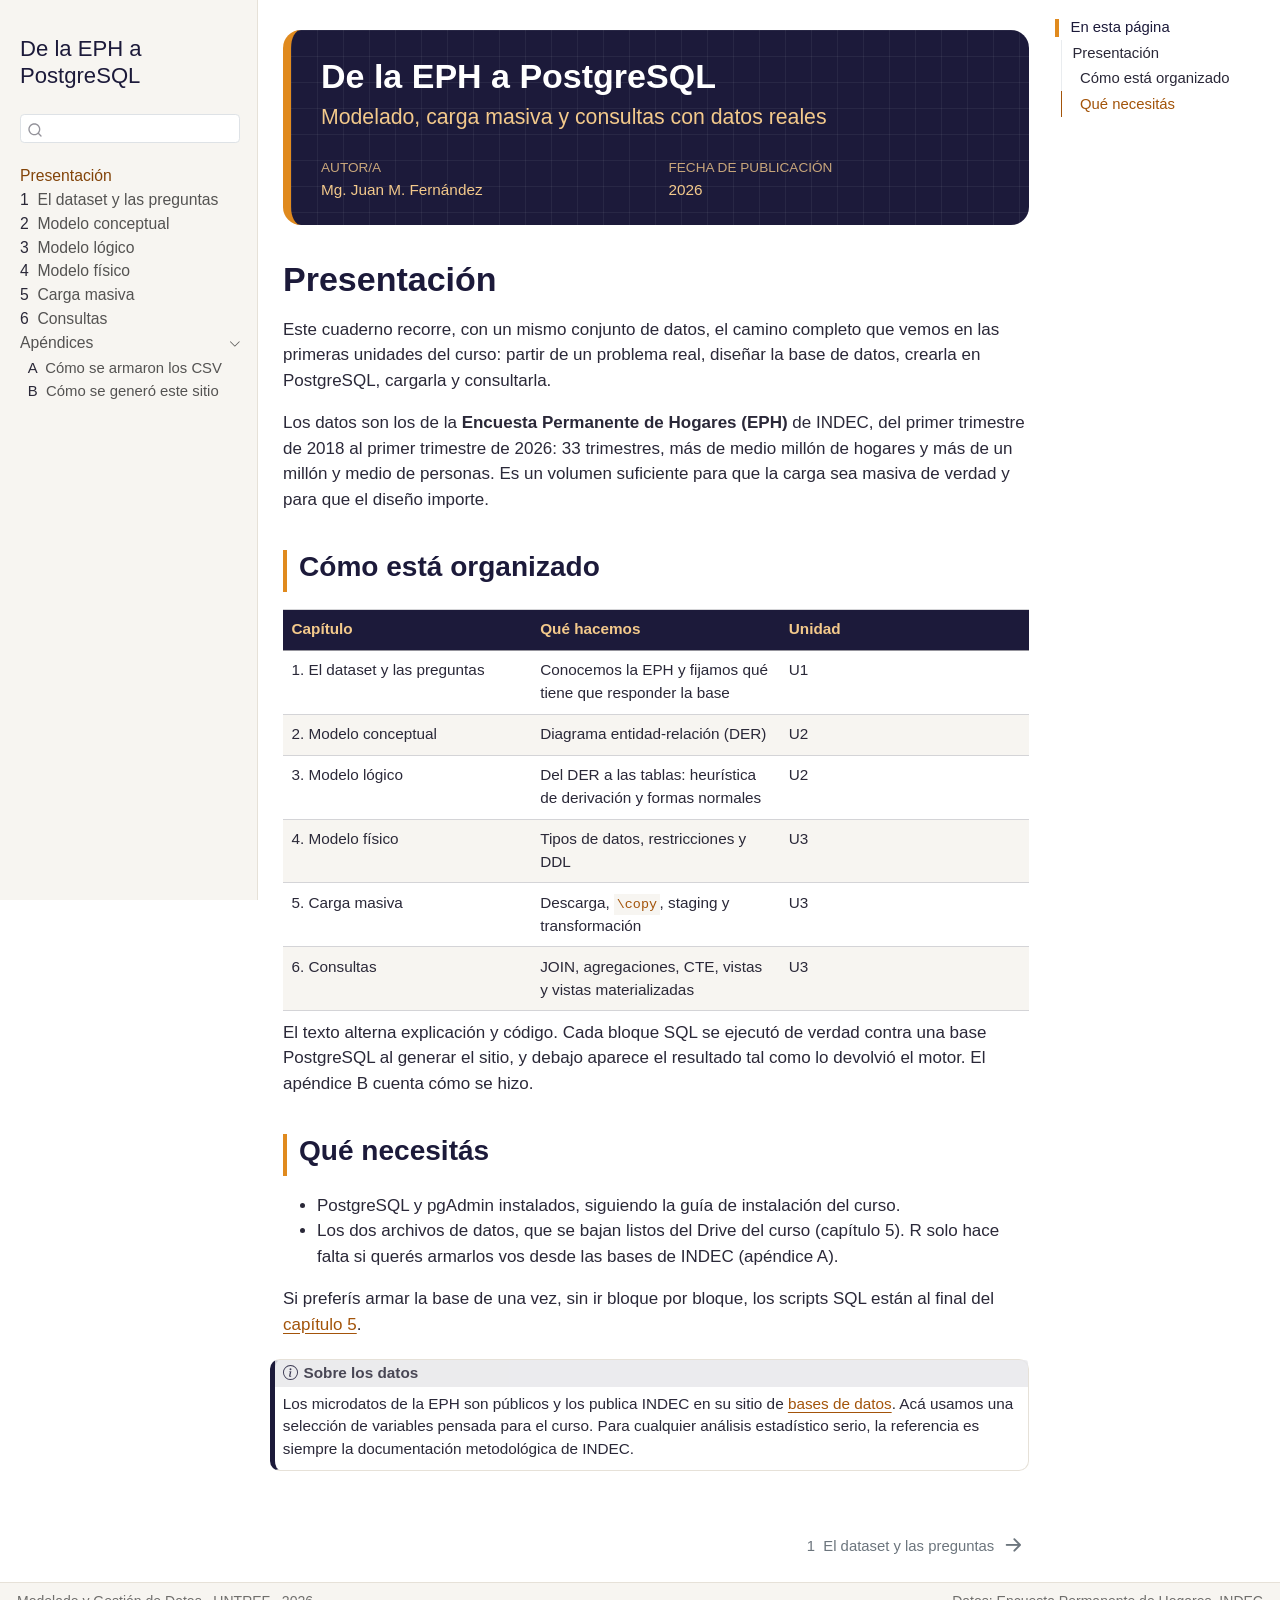
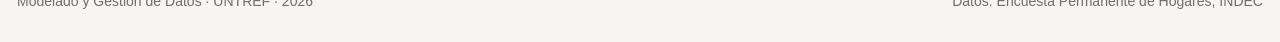
<file: guias/cuaderno-eph/index.html>
<!DOCTYPE html>
<html xmlns="http://www.w3.org/1999/xhtml" lang="es" xml:lang="es"><head>

<meta charset="utf-8">
<meta name="generator" content="quarto-1.10.19">

<meta name="viewport" content="width=device-width, initial-scale=1.0, user-scalable=yes">

<meta name="author" content="Mg. Juan M. Fernández">
<meta name="dcterms.date" content="2026-01-01">

<title>De la EPH a PostgreSQL</title>
<style>
/* Default styles provided by pandoc.
** See https://pandoc.org/MANUAL.html#variables-for-html for config info.
*/
span.smallcaps{font-variant: small-caps;}
div.columns{display: flex; gap: 1.5em;}
div.column{flex: auto;}
@media screen {
div.columns{gap: min(4vw, 1.5em);}
div.column{overflow-x: auto;}
}
div.hanging-indent{margin-left: 1.5em; text-indent: -1.5em;}
ul.task-list{list-style: none;}
ul.task-list li input[type="checkbox"] {
  width: 0.8em;
  margin: 0 0.8em 0.2em -1em; /* quarto-specific, see https://github.com/quarto-dev/quarto-cli/issues/4556 */ 
  vertical-align: middle;
}
</style>


<script src="site_libs/quarto-nav/quarto-nav.js"></script>
<script src="site_libs/quarto-nav/headroom.min.js"></script>
<script src="site_libs/clipboard/clipboard.min.js"></script>
<script src="site_libs/quarto-search/autocomplete.umd.js"></script>
<script src="site_libs/quarto-search/fuse.min.js"></script>
<script src="site_libs/quarto-search/quarto-search.js"></script>
<meta name="quarto:offset" content="./">
<link href="./01-dataset.html" rel="next">
<script src="site_libs/quarto-html/quarto.js" type="module"></script>
<script src="site_libs/quarto-html/tabsets/tabsets.js" type="module"></script>
<script src="site_libs/quarto-html/popper.min.js"></script>
<script src="site_libs/quarto-html/tippy.umd.min.js"></script>
<script src="site_libs/quarto-html/anchor.min.js"></script>
<link href="site_libs/quarto-html/tippy.css" rel="stylesheet">
<link href="site_libs/quarto-html/quarto-syntax-highlighting-389c8454c5e4e6bc782f9b651a3c44a2.css" rel="stylesheet" id="quarto-text-highlighting-styles">
<script src="site_libs/bootstrap/bootstrap.min.js"></script>
<link href="site_libs/bootstrap/bootstrap-icons.css" rel="stylesheet">
<link href="site_libs/bootstrap/bootstrap-b44f78f901b27984fc33087947597b98.min.css" rel="stylesheet" append-hash="true" id="quarto-bootstrap" data-mode="light">
<script id="quarto-search-options" type="application/json">{
  "location": "sidebar",
  "copy-button": false,
  "collapse-after": 3,
  "panel-placement": "start",
  "type": "textbox",
  "limit": 50,
  "keyboard-shortcut": [
    "f",
    "/",
    "s"
  ],
  "show-item-context": false,
  "language": {
    "search-no-results-text": "No se han encontrado resultados",
    "search-matching-documents-text": "documentos encontrados",
    "search-copy-link-title": "Copiar el enlace en la búsqueda",
    "search-hide-matches-text": "Ocultar resultados adicionales",
    "search-more-match-text": "resultado adicional en este documento",
    "search-more-matches-text": "resultados adicionales en este documento",
    "search-clear-button-title": "Borrar",
    "search-text-placeholder": "",
    "search-detached-cancel-button-title": "Cancelar",
    "search-submit-button-title": "Enviar",
    "search-label": "Buscar"
  }
}</script>


</head>

<body class="nav-sidebar docked quarto-light">

<div id="quarto-search-results"></div>
  <header id="quarto-header" class="headroom fixed-top">
  <nav class="quarto-secondary-nav">
    <div class="container-fluid d-flex">
      <button type="button" class="quarto-btn-toggle btn" data-bs-toggle="collapse" role="button" data-bs-target=".quarto-sidebar-collapse-item" aria-controls="quarto-sidebar" aria-expanded="false" aria-label="Alternar barra lateral" onclick="if (window.quartoToggleHeadroom) { window.quartoToggleHeadroom(); }">
        <i class="bi bi-layout-text-sidebar-reverse"></i>
      </button>
        <nav class="quarto-page-breadcrumbs" aria-label="breadcrumb"><ol class="breadcrumb"><li class="breadcrumb-item"><a href="./index.html">Presentación</a></li></ol></nav>
        <a class="flex-grow-1" role="navigation" data-bs-toggle="collapse" data-bs-target=".quarto-sidebar-collapse-item" aria-controls="quarto-sidebar" aria-expanded="false" aria-label="Alternar barra lateral" onclick="if (window.quartoToggleHeadroom) { window.quartoToggleHeadroom(); }">      
        </a>
      <button type="button" class="btn quarto-search-button" aria-label="Buscar" onclick="window.quartoOpenSearch();">
        <i class="bi bi-search"></i>
      </button>
    </div>
  </nav>
</header>
<!-- content -->
<div id="quarto-content" class="quarto-container page-columns page-rows-contents page-layout-article">
<!-- sidebar -->
  <nav id="quarto-sidebar" class="sidebar collapse collapse-horizontal quarto-sidebar-collapse-item sidebar-navigation docked overflow-auto">
    <div class="pt-lg-2 mt-2 text-left sidebar-header">
    <div class="sidebar-title mb-0 py-0">
      <a href="./">De la EPH a PostgreSQL</a> 
    </div>
      </div>
        <div class="mt-2 flex-shrink-0 align-items-center">
        <div class="sidebar-search">
        <div id="quarto-search" class="" title="Buscar"></div>
        </div>
        </div>
    <div class="sidebar-menu-container"> 
    <ul class="list-unstyled mt-1">
        <li class="sidebar-item">
  <div class="sidebar-item-container"> 
  <a href="./index.html" class="sidebar-item-text sidebar-link active">
 <span class="menu-text">Presentación</span></a>
  </div>
</li>
        <li class="sidebar-item">
  <div class="sidebar-item-container"> 
  <a href="./01-dataset.html" class="sidebar-item-text sidebar-link">
 <span class="menu-text"><span class="chapter-number">1</span>&nbsp; <span class="chapter-title">El dataset y las preguntas</span></span></a>
  </div>
</li>
        <li class="sidebar-item">
  <div class="sidebar-item-container"> 
  <a href="./02-conceptual.html" class="sidebar-item-text sidebar-link">
 <span class="menu-text"><span class="chapter-number">2</span>&nbsp; <span class="chapter-title">Modelo conceptual</span></span></a>
  </div>
</li>
        <li class="sidebar-item">
  <div class="sidebar-item-container"> 
  <a href="./03-logico.html" class="sidebar-item-text sidebar-link">
 <span class="menu-text"><span class="chapter-number">3</span>&nbsp; <span class="chapter-title">Modelo lógico</span></span></a>
  </div>
</li>
        <li class="sidebar-item">
  <div class="sidebar-item-container"> 
  <a href="./04-fisico.html" class="sidebar-item-text sidebar-link">
 <span class="menu-text"><span class="chapter-number">4</span>&nbsp; <span class="chapter-title">Modelo físico</span></span></a>
  </div>
</li>
        <li class="sidebar-item">
  <div class="sidebar-item-container"> 
  <a href="./05-carga.html" class="sidebar-item-text sidebar-link">
 <span class="menu-text"><span class="chapter-number">5</span>&nbsp; <span class="chapter-title">Carga masiva</span></span></a>
  </div>
</li>
        <li class="sidebar-item">
  <div class="sidebar-item-container"> 
  <a href="./06-consultas.html" class="sidebar-item-text sidebar-link">
 <span class="menu-text"><span class="chapter-number">6</span>&nbsp; <span class="chapter-title">Consultas</span></span></a>
  </div>
</li>
        <li class="sidebar-item sidebar-item-section">
      <div class="sidebar-item-container"> 
            <a class="sidebar-item-text sidebar-link text-start" data-bs-toggle="collapse" data-bs-target="#quarto-sidebar-section-1" role="navigation" aria-expanded="true">
 <span class="menu-text">Apéndices</span></a>
          <a class="sidebar-item-toggle text-start" data-bs-toggle="collapse" data-bs-target="#quarto-sidebar-section-1" role="navigation" aria-expanded="true" aria-label="Alternar sección">
            <i class="bi bi-chevron-right ms-2"></i>
          </a> 
      </div>
      <ul id="quarto-sidebar-section-1" class="collapse list-unstyled sidebar-section depth1 show">  
          <li class="sidebar-item">
  <div class="sidebar-item-container"> 
  <a href="./apendice-csv.html" class="sidebar-item-text sidebar-link">
 <span class="menu-text"><span class="chapter-number">A</span>&nbsp; <span class="chapter-title">Cómo se armaron los CSV</span></span></a>
  </div>
</li>
          <li class="sidebar-item">
  <div class="sidebar-item-container"> 
  <a href="./apendice-sitio.html" class="sidebar-item-text sidebar-link">
 <span class="menu-text"><span class="chapter-number">B</span>&nbsp; <span class="chapter-title">Cómo se generó este sitio</span></span></a>
  </div>
</li>
      </ul>
  </li>
    </ul>
    </div>
</nav>
<div id="quarto-sidebar-glass" class="quarto-sidebar-collapse-item" data-bs-toggle="collapse" data-bs-target=".quarto-sidebar-collapse-item"></div>
<!-- margin-sidebar -->
    <div id="quarto-margin-sidebar" class="sidebar margin-sidebar">
        <nav id="TOC" role="doc-toc" class="toc-active">
    <h2 id="toc-title">En esta página</h2>
   
  <ul class="collapse">
  <li><a href="#presentación" id="toc-presentación" class="nav-link active" data-scroll-target="#presentación">Presentación</a>
  <ul class="collapse">
  <li><a href="#cómo-está-organizado" id="toc-cómo-está-organizado" class="nav-link" data-scroll-target="#cómo-está-organizado">Cómo está organizado</a></li>
  <li><a href="#qué-necesitás" id="toc-qué-necesitás" class="nav-link" data-scroll-target="#qué-necesitás">Qué necesitás</a></li>
  </ul></li>
  </ul>
</nav>
    </div>
<!-- main -->
<main class="content" id="quarto-document-content">

<header id="title-block-header" class="quarto-title-block default">
<div class="quarto-title">
<h1 class="title">De la EPH a PostgreSQL</h1>
<p class="subtitle lead">Modelado, carga masiva y consultas con datos reales</p>
</div>



<div class="quarto-title-meta">

    <div>
    <div class="quarto-title-meta-heading">Autor/a</div>
    <div class="quarto-title-meta-contents">
             <p>Mg. Juan M. Fernández </p>
          </div>
  </div>
    
    <div>
    <div class="quarto-title-meta-heading">Fecha de publicación</div>
    <div class="quarto-title-meta-contents">
      <p class="date">2026</p>
    </div>
  </div>
  
    
  </div>
  


</header>


<section id="presentación" class="level1 unnumbered">
<h1 class="unnumbered">Presentación</h1>
<p>Este cuaderno recorre, con un mismo conjunto de datos, el camino completo que vemos en las primeras unidades del curso: partir de un problema real, diseñar la base de datos, crearla en PostgreSQL, cargarla y consultarla.</p>
<p>Los datos son los de la <strong>Encuesta Permanente de Hogares (EPH)</strong> de INDEC, del primer trimestre de 2018 al primer trimestre de 2026: 33 trimestres, más de medio millón de hogares y más de un millón y medio de personas. Es un volumen suficiente para que la carga sea masiva de verdad y para que el diseño importe.</p>
<section id="cómo-está-organizado" class="level2">
<h2 class="anchored" data-anchor-id="cómo-está-organizado">Cómo está organizado</h2>
<table class="caption-top table">
<colgroup>
<col style="width: 33%">
<col style="width: 33%">
<col style="width: 33%">
</colgroup>
<thead>
<tr class="header">
<th>Capítulo</th>
<th>Qué hacemos</th>
<th>Unidad</th>
</tr>
</thead>
<tbody>
<tr class="odd">
<td>1. El dataset y las preguntas</td>
<td>Conocemos la EPH y fijamos qué tiene que responder la base</td>
<td>U1</td>
</tr>
<tr class="even">
<td>2. Modelo conceptual</td>
<td>Diagrama entidad-relación (DER)</td>
<td>U2</td>
</tr>
<tr class="odd">
<td>3. Modelo lógico</td>
<td>Del DER a las tablas: heurística de derivación y formas normales</td>
<td>U2</td>
</tr>
<tr class="even">
<td>4. Modelo físico</td>
<td>Tipos de datos, restricciones y DDL</td>
<td>U3</td>
</tr>
<tr class="odd">
<td>5. Carga masiva</td>
<td>Descarga, <code>\copy</code>, staging y transformación</td>
<td>U3</td>
</tr>
<tr class="even">
<td>6. Consultas</td>
<td>JOIN, agregaciones, CTE, vistas y vistas materializadas</td>
<td>U3</td>
</tr>
</tbody>
</table>
<p>El texto alterna explicación y código. Cada bloque SQL se ejecutó de verdad contra una base PostgreSQL al generar el sitio, y debajo aparece el resultado tal como lo devolvió el motor. El apéndice B cuenta cómo se hizo.</p>
</section>
<section id="qué-necesitás" class="level2">
<h2 class="anchored" data-anchor-id="qué-necesitás">Qué necesitás</h2>
<ul>
<li>PostgreSQL y pgAdmin instalados, siguiendo la guía de instalación del curso.</li>
<li>Los dos archivos de datos, que se bajan listos del Drive del curso (capítulo 5). R solo hace falta si querés armarlos vos desde las bases de INDEC (apéndice A).</li>
</ul>
<p>Si preferís armar la base de una vez, sin ir bloque por bloque, los scripts SQL están al final del <a href="./05-carga.html#sec-scripts">capítulo 5</a>.</p>
<div class="callout callout-style-default callout-note callout-titled">
<div class="callout-header d-flex align-content-center">
<div class="callout-icon-container">
<i class="callout-icon"></i>
</div>
<div class="callout-title-container flex-fill">
<span class="screen-reader-only">Nota</span>Sobre los datos
</div>
</div>
<div class="callout-body-container callout-body">
<p>Los microdatos de la EPH son públicos y los publica INDEC en su sitio de <a href="https://www.indec.gob.ar/Institucional/Indec/BasesDeDatos">bases de datos</a>. Acá usamos una selección de variables pensada para el curso. Para cualquier análisis estadístico serio, la referencia es siempre la documentación metodológica de INDEC.</p>
</div>
</div>


</section>
</section>

</main> <!-- /main -->
<script id="quarto-html-after-body" type="application/javascript">
  window.document.addEventListener("DOMContentLoaded", function (event) {
    const icon = "";
    const anchorJS = new window.AnchorJS();
    anchorJS.options = {
      placement: 'right',
      icon: icon
    };
    anchorJS.add('.anchored');
    const isCodeAnnotation = (el) => {
      for (const clz of el.classList) {
        if (clz.startsWith('code-annotation-')) {                     
          return true;
        }
      }
      return false;
    }
    const onCopySuccess = function(e) {
      // button target
      const button = e.trigger;
      // don't keep focus
      button.blur();
      // flash "checked"
      button.classList.add('code-copy-button-checked');
      var currentTitle = button.getAttribute("title");
      button.setAttribute("title", "Copiado");
      let tooltip;
      if (window.bootstrap) {
        button.setAttribute("data-bs-toggle", "tooltip");
        button.setAttribute("data-bs-placement", "left");
        button.setAttribute("data-bs-title", "Copiado");
        tooltip = new bootstrap.Tooltip(button, 
          { trigger: "manual", 
            customClass: "code-copy-button-tooltip",
            offset: [0, -8]});
        tooltip.show();    
      }
      setTimeout(function() {
        if (tooltip) {
          tooltip.hide();
          button.removeAttribute("data-bs-title");
          button.removeAttribute("data-bs-toggle");
          button.removeAttribute("data-bs-placement");
        }
        button.setAttribute("title", currentTitle);
        button.classList.remove('code-copy-button-checked');
      }, 1000);
      // clear code selection
      e.clearSelection();
    }
    const getTextToCopy = function(trigger) {
      const outerScaffold = trigger.parentElement.cloneNode(true);
      const codeEl = outerScaffold.querySelector('code');
      for (const childEl of codeEl.children) {
        if (isCodeAnnotation(childEl)) {
          childEl.remove();
        }
      }
      return codeEl.innerText;
    }
    const clipboard = new window.ClipboardJS('.code-copy-button:not([data-in-quarto-modal])', {
      text: getTextToCopy
    });
    clipboard.on('success', onCopySuccess);
    if (window.document.getElementById('quarto-embedded-source-code-modal')) {
      const clipboardModal = new window.ClipboardJS('.code-copy-button[data-in-quarto-modal]', {
        text: getTextToCopy,
        container: window.document.getElementById('quarto-embedded-source-code-modal')
      });
      clipboardModal.on('success', onCopySuccess);
    }
      var localhostRegex = new RegExp(/^(?:http|https):\/\/localhost\:?[0-9]*\//);
      var mailtoRegex = new RegExp(/^mailto:/);
        var filterRegex = new RegExp('/' + window.location.host + '/');
      var isInternal = (href) => {
          return filterRegex.test(href) || localhostRegex.test(href) || mailtoRegex.test(href);
      }
      // Inspect non-navigation links and adorn them if external
     var links = window.document.querySelectorAll('a[href]:not(.nav-link):not(.navbar-brand):not(.toc-action):not(.sidebar-link):not(.sidebar-item-toggle):not(.pagination-link):not(.no-external):not([aria-hidden]):not(.dropdown-item):not(.quarto-navigation-tool):not(.about-link)');
      for (var i=0; i<links.length; i++) {
        const link = links[i];
        if (!isInternal(link.href)) {
          // undo the damage that might have been done by quarto-nav.js in the case of
          // links that we want to consider external
          if (link.dataset.originalHref !== undefined) {
            link.href = link.dataset.originalHref;
          }
        }
      }
    function tippyHover(el, contentFn, onTriggerFn, onUntriggerFn) {
      const config = {
        allowHTML: true,
        maxWidth: 500,
        delay: 100,
        arrow: false,
        appendTo: function(el) {
            return el.parentElement;
        },
        interactive: true,
        interactiveBorder: 10,
        theme: 'quarto',
        placement: 'bottom-start',
      };
      if (contentFn) {
        config.content = contentFn;
      }
      if (onTriggerFn) {
        config.onTrigger = onTriggerFn;
      }
      if (onUntriggerFn) {
        config.onUntrigger = onUntriggerFn;
      }
      window.tippy(el, config); 
    }
    const noterefs = window.document.querySelectorAll('a[role="doc-noteref"]');
    for (var i=0; i<noterefs.length; i++) {
      const ref = noterefs[i];
      tippyHover(ref, function() {
        // use id or data attribute instead here
        let href = ref.getAttribute('data-footnote-href') || ref.getAttribute('href');
        try { href = new URL(href).hash; } catch {}
        const id = href.replace(/^#\/?/, "");
        const note = window.document.getElementById(id);
        if (note) {
          return note.innerHTML;
        } else {
          return "";
        }
      });
    }
    const xrefs = window.document.querySelectorAll('a.quarto-xref');
    const processXRef = (id, note) => {
      // Strip column container classes
      const stripColumnClz = (el) => {
        el.classList.remove("page-full", "page-columns");
        if (el.children) {
          for (const child of el.children) {
            stripColumnClz(child);
          }
        }
      }
      stripColumnClz(note)
      if (id === null || id.startsWith('sec-')) {
        // Special case sections, only their first couple elements
        const container = document.createElement("div");
        if (note.children && note.children.length > 2) {
          container.appendChild(note.children[0].cloneNode(true));
          for (let i = 1; i < note.children.length; i++) {
            const child = note.children[i];
            if (child.tagName === "P" && child.innerText === "") {
              continue;
            } else {
              container.appendChild(child.cloneNode(true));
              break;
            }
          }
          if (window.Quarto?.typesetMath) {
            window.Quarto.typesetMath(container);
          }
          return container.innerHTML
        } else {
          if (window.Quarto?.typesetMath) {
            window.Quarto.typesetMath(note);
          }
          return note.innerHTML;
        }
      } else {
        // Remove any anchor links if they are present
        const anchorLink = note.querySelector('a.anchorjs-link');
        if (anchorLink) {
          anchorLink.remove();
        }
        if (window.Quarto?.typesetMath) {
          window.Quarto.typesetMath(note);
        }
        if (note.classList.contains("callout")) {
          return note.outerHTML;
        } else {
          return note.innerHTML;
        }
      }
    }
    for (var i=0; i<xrefs.length; i++) {
      const xref = xrefs[i];
      tippyHover(xref, undefined, function(instance) {
        instance.disable();
        let url = xref.getAttribute('href');
        let hash = undefined; 
        if (url.startsWith('#')) {
          hash = url;
        } else {
          try { hash = new URL(url).hash; } catch {}
        }
        if (hash) {
          const id = hash.replace(/^#\/?/, "");
          const note = window.document.getElementById(id);
          if (note !== null) {
            try {
              const html = processXRef(id, note.cloneNode(true));
              instance.setContent(html);
            } finally {
              instance.enable();
              instance.show();
            }
          } else {
            // See if we can fetch this
            fetch(url.split('#')[0])
            .then(res => res.text())
            .then(html => {
              const parser = new DOMParser();
              const htmlDoc = parser.parseFromString(html, "text/html");
              const note = htmlDoc.getElementById(id);
              if (note !== null) {
                const html = processXRef(id, note);
                instance.setContent(html);
              } 
            }).finally(() => {
              instance.enable();
              instance.show();
            });
          }
        } else {
          // See if we can fetch a full url (with no hash to target)
          // This is a special case and we should probably do some content thinning / targeting
          fetch(url)
          .then(res => res.text())
          .then(html => {
            const parser = new DOMParser();
            const htmlDoc = parser.parseFromString(html, "text/html");
            const note = htmlDoc.querySelector('main.content');
            if (note !== null) {
              // This should only happen for chapter cross references
              // (since there is no id in the URL)
              // remove the first header
              if (note.children.length > 0 && note.children[0].tagName === "HEADER") {
                note.children[0].remove();
              }
              const html = processXRef(null, note);
              instance.setContent(html);
            } 
          }).finally(() => {
            instance.enable();
            instance.show();
          });
        }
      }, function(instance) {
      });
    }
        let selectedAnnoteEl;
        const selectorForAnnotation = ( cell, annotation) => {
          let cellAttr = 'data-code-cell="' + cell + '"';
          let lineAttr = 'data-code-annotation="' +  annotation + '"';
          const selector = 'span[' + cellAttr + '][' + lineAttr + ']';
          return selector;
        }
        const selectCodeLines = (annoteEl) => {
          const doc = window.document;
          const targetCell = annoteEl.getAttribute("data-target-cell");
          const targetAnnotation = annoteEl.getAttribute("data-target-annotation");
          const annoteSpan = window.document.querySelector(selectorForAnnotation(targetCell, targetAnnotation));
          const lines = annoteSpan.getAttribute("data-code-lines").split(",");
          const lineIds = lines.map((line) => {
            return targetCell + "-" + line;
          })
          let top = null;
          let height = null;
          let parent = null;
          if (lineIds.length > 0) {
              //compute the position of the single el (top and bottom and make a div)
              const el = window.document.getElementById(lineIds[0]);
              top = el.offsetTop;
              height = el.offsetHeight;
              parent = el.parentElement.parentElement;
            if (lineIds.length > 1) {
              const lastEl = window.document.getElementById(lineIds[lineIds.length - 1]);
              const bottom = lastEl.offsetTop + lastEl.offsetHeight;
              height = bottom - top;
            }
            if (top !== null && height !== null && parent !== null) {
              // cook up a div (if necessary) and position it 
              let div = window.document.getElementById("code-annotation-line-highlight");
              if (div === null) {
                div = window.document.createElement("div");
                div.setAttribute("id", "code-annotation-line-highlight");
                div.style.position = 'absolute';
                parent.appendChild(div);
              }
              div.style.top = top - 2 + "px";
              div.style.height = height + 4 + "px";
              div.style.left = 0;
              let gutterDiv = window.document.getElementById("code-annotation-line-highlight-gutter");
              if (gutterDiv === null) {
                gutterDiv = window.document.createElement("div");
                gutterDiv.setAttribute("id", "code-annotation-line-highlight-gutter");
                gutterDiv.style.position = 'absolute';
                const codeCell = window.document.getElementById(targetCell);
                const gutter = codeCell.querySelector('.code-annotation-gutter');
                gutter.appendChild(gutterDiv);
              }
              gutterDiv.style.top = top - 2 + "px";
              gutterDiv.style.height = height + 4 + "px";
            }
            selectedAnnoteEl = annoteEl;
          }
        };
        const unselectCodeLines = () => {
          const elementsIds = ["code-annotation-line-highlight", "code-annotation-line-highlight-gutter"];
          elementsIds.forEach((elId) => {
            const div = window.document.getElementById(elId);
            if (div) {
              div.remove();
            }
          });
          selectedAnnoteEl = undefined;
        };
          // Handle positioning of the toggle
      window.addEventListener(
        "resize",
        throttle(() => {
          elRect = undefined;
          if (selectedAnnoteEl) {
            selectCodeLines(selectedAnnoteEl);
          }
        }, 10)
      );
      function throttle(fn, ms) {
      let throttle = false;
      let timer;
        return (...args) => {
          if(!throttle) { // first call gets through
              fn.apply(this, args);
              throttle = true;
          } else { // all the others get throttled
              if(timer) clearTimeout(timer); // cancel #2
              timer = setTimeout(() => {
                fn.apply(this, args);
                timer = throttle = false;
              }, ms);
          }
        };
      }
        // Attach click handler to the DT
        const annoteDls = window.document.querySelectorAll('dt[data-target-cell]');
        for (const annoteDlNode of annoteDls) {
          annoteDlNode.addEventListener('click', (event) => {
            const clickedEl = event.target;
            if (clickedEl !== selectedAnnoteEl) {
              unselectCodeLines();
              const activeEl = window.document.querySelector('dt[data-target-cell].code-annotation-active');
              if (activeEl) {
                activeEl.classList.remove('code-annotation-active');
              }
              selectCodeLines(clickedEl);
              clickedEl.classList.add('code-annotation-active');
            } else {
              // Unselect the line
              unselectCodeLines();
              clickedEl.classList.remove('code-annotation-active');
            }
          });
        }
    const findCites = (el) => {
      const parentEl = el.parentElement;
      if (parentEl) {
        const cites = parentEl.dataset.cites;
        if (cites) {
          return {
            el,
            cites: cites.split(' ')
          };
        } else {
          return findCites(el.parentElement)
        }
      } else {
        return undefined;
      }
    };
    var bibliorefs = window.document.querySelectorAll('a[role="doc-biblioref"]');
    for (var i=0; i<bibliorefs.length; i++) {
      const ref = bibliorefs[i];
      const citeInfo = findCites(ref);
      if (citeInfo) {
        tippyHover(citeInfo.el, function() {
          var popup = window.document.createElement('div');
          citeInfo.cites.forEach(function(cite) {
            var citeDiv = window.document.createElement('div');
            citeDiv.classList.add('hanging-indent');
            citeDiv.classList.add('csl-entry');
            var biblioDiv = window.document.getElementById('ref-' + cite);
            if (biblioDiv) {
              citeDiv.innerHTML = biblioDiv.innerHTML;
            }
            popup.appendChild(citeDiv);
          });
          return popup.innerHTML;
        });
      }
    }
  });
  </script>
<nav class="page-navigation">
  <div class="nav-page nav-page-previous">
  </div>
  <div class="nav-page nav-page-next">
      <a href="./01-dataset.html" class="pagination-link" aria-label="El dataset y las preguntas">
        <span class="nav-page-text"><span class="chapter-number">1</span>&nbsp; <span class="chapter-title">El dataset y las preguntas</span></span> <i class="bi bi-arrow-right-short"></i>
      </a>
  </div>
</nav>
</div> <!-- /content -->
<footer class="footer">
  <div class="nav-footer">
    <div class="nav-footer-left">
<p>Modelado y Gestión de Datos · UNTREF · 2026</p>
</div>   
    <div class="nav-footer-center">
      &nbsp;
    </div>
    <div class="nav-footer-right">
<p>Datos: Encuesta Permanente de Hogares, INDEC</p>
</div>
  </div>
</footer>




</body></html>
</file>
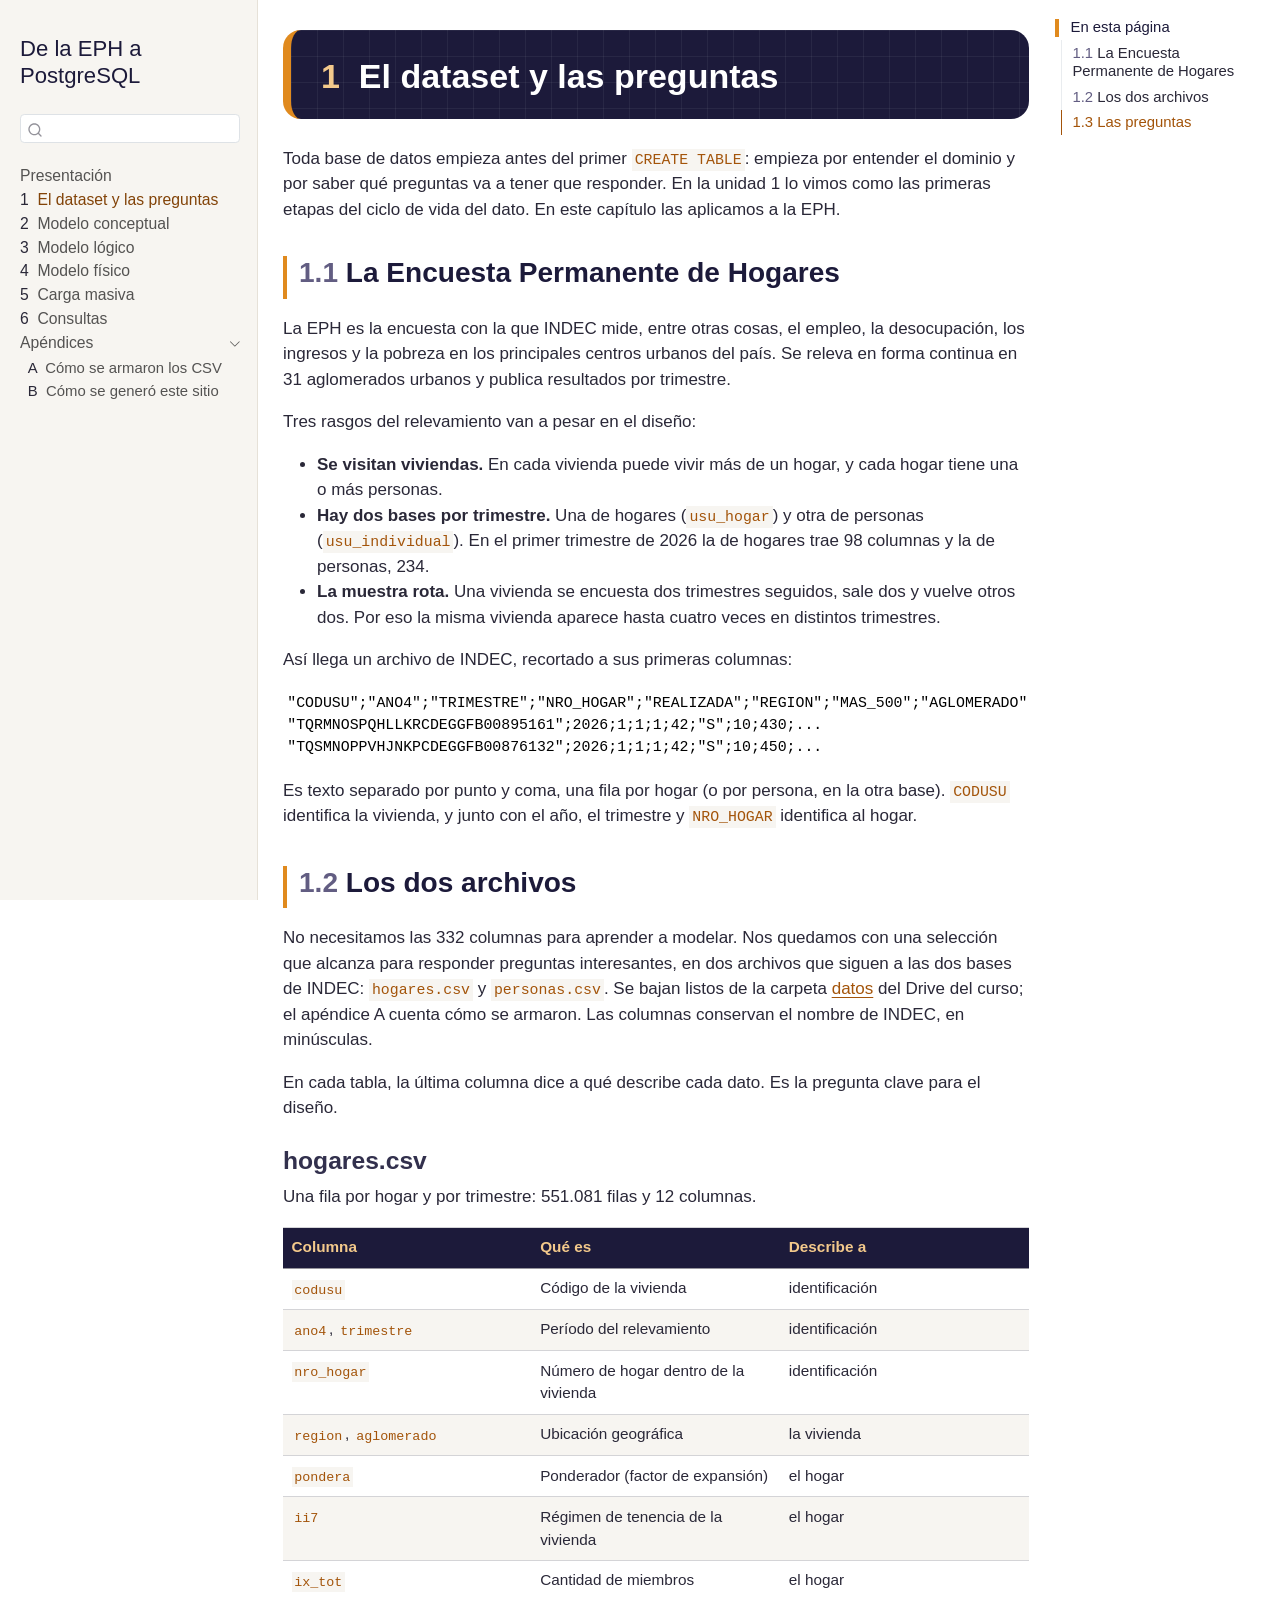
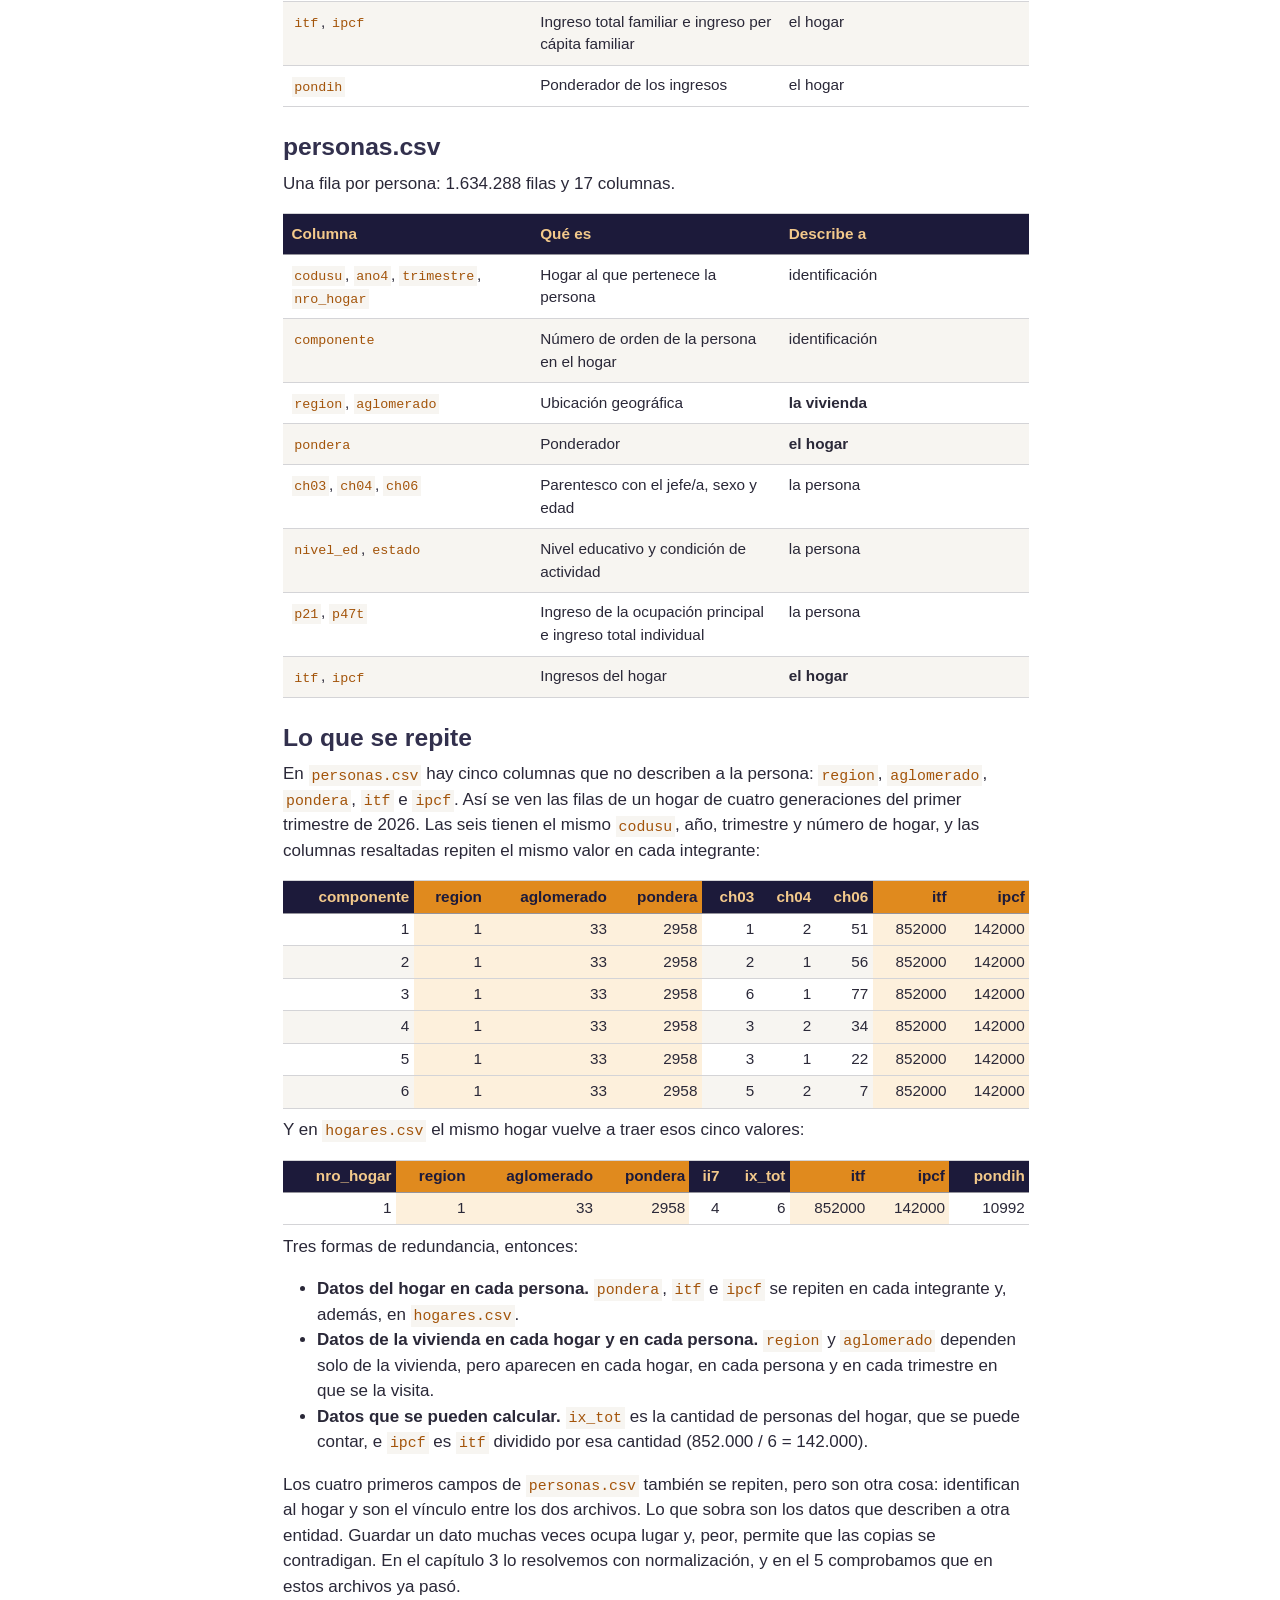
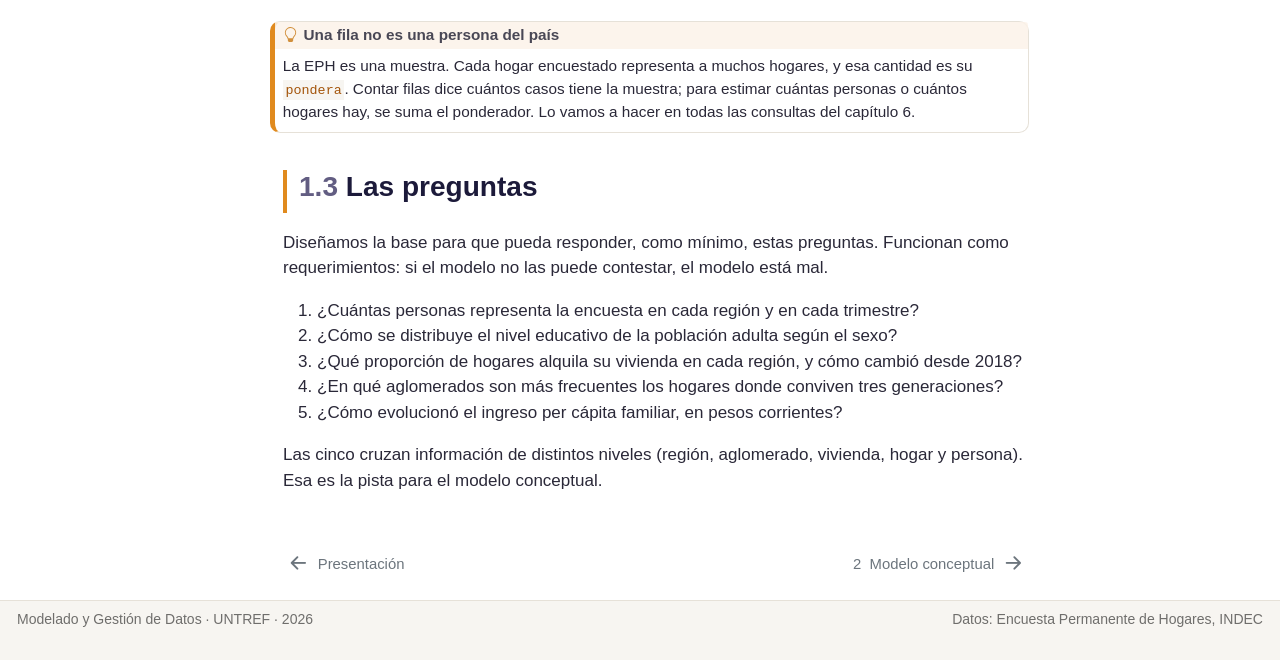
<file: guias/cuaderno-eph/01-dataset.html>
<!DOCTYPE html>
<html xmlns="http://www.w3.org/1999/xhtml" lang="es" xml:lang="es"><head>

<meta charset="utf-8">
<meta name="generator" content="quarto-1.10.19">

<meta name="viewport" content="width=device-width, initial-scale=1.0, user-scalable=yes">


<title>1&nbsp; El dataset y las preguntas – De la EPH a PostgreSQL</title>
<style>
/* Default styles provided by pandoc.
** See https://pandoc.org/MANUAL.html#variables-for-html for config info.
*/
span.smallcaps{font-variant: small-caps;}
div.columns{display: flex; gap: 1.5em;}
div.column{flex: auto;}
@media screen {
div.columns{gap: min(4vw, 1.5em);}
div.column{overflow-x: auto;}
}
div.hanging-indent{margin-left: 1.5em; text-indent: -1.5em;}
ul.task-list{list-style: none;}
ul.task-list li input[type="checkbox"] {
  width: 0.8em;
  margin: 0 0.8em 0.2em -1em; /* quarto-specific, see https://github.com/quarto-dev/quarto-cli/issues/4556 */ 
  vertical-align: middle;
}
</style>


<script src="site_libs/quarto-nav/quarto-nav.js"></script>
<script src="site_libs/quarto-nav/headroom.min.js"></script>
<script src="site_libs/clipboard/clipboard.min.js"></script>
<script src="site_libs/quarto-search/autocomplete.umd.js"></script>
<script src="site_libs/quarto-search/fuse.min.js"></script>
<script src="site_libs/quarto-search/quarto-search.js"></script>
<meta name="quarto:offset" content="./">
<link href="./02-conceptual.html" rel="next">
<link href="./index.html" rel="prev">
<script src="site_libs/quarto-html/quarto.js" type="module"></script>
<script src="site_libs/quarto-html/tabsets/tabsets.js" type="module"></script>
<script src="site_libs/quarto-html/popper.min.js"></script>
<script src="site_libs/quarto-html/tippy.umd.min.js"></script>
<script src="site_libs/quarto-html/anchor.min.js"></script>
<link href="site_libs/quarto-html/tippy.css" rel="stylesheet">
<link href="site_libs/quarto-html/quarto-syntax-highlighting-389c8454c5e4e6bc782f9b651a3c44a2.css" rel="stylesheet" id="quarto-text-highlighting-styles">
<script src="site_libs/bootstrap/bootstrap.min.js"></script>
<link href="site_libs/bootstrap/bootstrap-icons.css" rel="stylesheet">
<link href="site_libs/bootstrap/bootstrap-b44f78f901b27984fc33087947597b98.min.css" rel="stylesheet" append-hash="true" id="quarto-bootstrap" data-mode="light">
<script id="quarto-search-options" type="application/json">{
  "location": "sidebar",
  "copy-button": false,
  "collapse-after": 3,
  "panel-placement": "start",
  "type": "textbox",
  "limit": 50,
  "keyboard-shortcut": [
    "f",
    "/",
    "s"
  ],
  "show-item-context": false,
  "language": {
    "search-no-results-text": "No se han encontrado resultados",
    "search-matching-documents-text": "documentos encontrados",
    "search-copy-link-title": "Copiar el enlace en la búsqueda",
    "search-hide-matches-text": "Ocultar resultados adicionales",
    "search-more-match-text": "resultado adicional en este documento",
    "search-more-matches-text": "resultados adicionales en este documento",
    "search-clear-button-title": "Borrar",
    "search-text-placeholder": "",
    "search-detached-cancel-button-title": "Cancelar",
    "search-submit-button-title": "Enviar",
    "search-label": "Buscar"
  }
}</script>


</head>

<body class="nav-sidebar docked quarto-light">

<div id="quarto-search-results"></div>
  <header id="quarto-header" class="headroom fixed-top">
  <nav class="quarto-secondary-nav">
    <div class="container-fluid d-flex">
      <button type="button" class="quarto-btn-toggle btn" data-bs-toggle="collapse" role="button" data-bs-target=".quarto-sidebar-collapse-item" aria-controls="quarto-sidebar" aria-expanded="false" aria-label="Alternar barra lateral" onclick="if (window.quartoToggleHeadroom) { window.quartoToggleHeadroom(); }">
        <i class="bi bi-layout-text-sidebar-reverse"></i>
      </button>
        <nav class="quarto-page-breadcrumbs" aria-label="breadcrumb"><ol class="breadcrumb"><li class="breadcrumb-item"><a href="./01-dataset.html"><span class="chapter-number">1</span>&nbsp; <span class="chapter-title">El dataset y las preguntas</span></a></li></ol></nav>
        <a class="flex-grow-1" role="navigation" data-bs-toggle="collapse" data-bs-target=".quarto-sidebar-collapse-item" aria-controls="quarto-sidebar" aria-expanded="false" aria-label="Alternar barra lateral" onclick="if (window.quartoToggleHeadroom) { window.quartoToggleHeadroom(); }">      
        </a>
      <button type="button" class="btn quarto-search-button" aria-label="Buscar" onclick="window.quartoOpenSearch();">
        <i class="bi bi-search"></i>
      </button>
    </div>
  </nav>
</header>
<!-- content -->
<div id="quarto-content" class="quarto-container page-columns page-rows-contents page-layout-article">
<!-- sidebar -->
  <nav id="quarto-sidebar" class="sidebar collapse collapse-horizontal quarto-sidebar-collapse-item sidebar-navigation docked overflow-auto">
    <div class="pt-lg-2 mt-2 text-left sidebar-header">
    <div class="sidebar-title mb-0 py-0">
      <a href="./">De la EPH a PostgreSQL</a> 
    </div>
      </div>
        <div class="mt-2 flex-shrink-0 align-items-center">
        <div class="sidebar-search">
        <div id="quarto-search" class="" title="Buscar"></div>
        </div>
        </div>
    <div class="sidebar-menu-container"> 
    <ul class="list-unstyled mt-1">
        <li class="sidebar-item">
  <div class="sidebar-item-container"> 
  <a href="./index.html" class="sidebar-item-text sidebar-link">
 <span class="menu-text">Presentación</span></a>
  </div>
</li>
        <li class="sidebar-item">
  <div class="sidebar-item-container"> 
  <a href="./01-dataset.html" class="sidebar-item-text sidebar-link active">
 <span class="menu-text"><span class="chapter-number">1</span>&nbsp; <span class="chapter-title">El dataset y las preguntas</span></span></a>
  </div>
</li>
        <li class="sidebar-item">
  <div class="sidebar-item-container"> 
  <a href="./02-conceptual.html" class="sidebar-item-text sidebar-link">
 <span class="menu-text"><span class="chapter-number">2</span>&nbsp; <span class="chapter-title">Modelo conceptual</span></span></a>
  </div>
</li>
        <li class="sidebar-item">
  <div class="sidebar-item-container"> 
  <a href="./03-logico.html" class="sidebar-item-text sidebar-link">
 <span class="menu-text"><span class="chapter-number">3</span>&nbsp; <span class="chapter-title">Modelo lógico</span></span></a>
  </div>
</li>
        <li class="sidebar-item">
  <div class="sidebar-item-container"> 
  <a href="./04-fisico.html" class="sidebar-item-text sidebar-link">
 <span class="menu-text"><span class="chapter-number">4</span>&nbsp; <span class="chapter-title">Modelo físico</span></span></a>
  </div>
</li>
        <li class="sidebar-item">
  <div class="sidebar-item-container"> 
  <a href="./05-carga.html" class="sidebar-item-text sidebar-link">
 <span class="menu-text"><span class="chapter-number">5</span>&nbsp; <span class="chapter-title">Carga masiva</span></span></a>
  </div>
</li>
        <li class="sidebar-item">
  <div class="sidebar-item-container"> 
  <a href="./06-consultas.html" class="sidebar-item-text sidebar-link">
 <span class="menu-text"><span class="chapter-number">6</span>&nbsp; <span class="chapter-title">Consultas</span></span></a>
  </div>
</li>
        <li class="sidebar-item sidebar-item-section">
      <div class="sidebar-item-container"> 
            <a class="sidebar-item-text sidebar-link text-start" data-bs-toggle="collapse" data-bs-target="#quarto-sidebar-section-1" role="navigation" aria-expanded="true">
 <span class="menu-text">Apéndices</span></a>
          <a class="sidebar-item-toggle text-start" data-bs-toggle="collapse" data-bs-target="#quarto-sidebar-section-1" role="navigation" aria-expanded="true" aria-label="Alternar sección">
            <i class="bi bi-chevron-right ms-2"></i>
          </a> 
      </div>
      <ul id="quarto-sidebar-section-1" class="collapse list-unstyled sidebar-section depth1 show">  
          <li class="sidebar-item">
  <div class="sidebar-item-container"> 
  <a href="./apendice-csv.html" class="sidebar-item-text sidebar-link">
 <span class="menu-text"><span class="chapter-number">A</span>&nbsp; <span class="chapter-title">Cómo se armaron los CSV</span></span></a>
  </div>
</li>
          <li class="sidebar-item">
  <div class="sidebar-item-container"> 
  <a href="./apendice-sitio.html" class="sidebar-item-text sidebar-link">
 <span class="menu-text"><span class="chapter-number">B</span>&nbsp; <span class="chapter-title">Cómo se generó este sitio</span></span></a>
  </div>
</li>
      </ul>
  </li>
    </ul>
    </div>
</nav>
<div id="quarto-sidebar-glass" class="quarto-sidebar-collapse-item" data-bs-toggle="collapse" data-bs-target=".quarto-sidebar-collapse-item"></div>
<!-- margin-sidebar -->
    <div id="quarto-margin-sidebar" class="sidebar margin-sidebar">
        <nav id="TOC" role="doc-toc" class="toc-active">
    <h2 id="toc-title">En esta página</h2>
   
  <ul class="collapse">
  <li><a href="#la-encuesta-permanente-de-hogares" id="toc-la-encuesta-permanente-de-hogares" class="nav-link active" data-scroll-target="#la-encuesta-permanente-de-hogares"><span class="header-section-number">1.1</span> La Encuesta Permanente de Hogares</a></li>
  <li><a href="#los-dos-archivos" id="toc-los-dos-archivos" class="nav-link" data-scroll-target="#los-dos-archivos"><span class="header-section-number">1.2</span> Los dos archivos</a></li>
  <li><a href="#las-preguntas" id="toc-las-preguntas" class="nav-link" data-scroll-target="#las-preguntas"><span class="header-section-number">1.3</span> Las preguntas</a></li>
  </ul>
</nav>
    </div>
<!-- main -->
<main class="content" id="quarto-document-content">

<header id="title-block-header" class="quarto-title-block default">
<div class="quarto-title">
<h1 class="title"><span id="sec-dataset" class="quarto-section-identifier"><span class="chapter-number">1</span>&nbsp; <span class="chapter-title">El dataset y las preguntas</span></span></h1>
</div>



<div class="quarto-title-meta">

    
  
    
  </div>
  


</header>


<p>Toda base de datos empieza antes del primer <code>CREATE TABLE</code>: empieza por entender el dominio y por saber qué preguntas va a tener que responder. En la unidad 1 lo vimos como las primeras etapas del ciclo de vida del dato. En este capítulo las aplicamos a la EPH.</p>
<section id="la-encuesta-permanente-de-hogares" class="level2" data-number="1.1">
<h2 data-number="1.1" class="anchored" data-anchor-id="la-encuesta-permanente-de-hogares"><span class="header-section-number">1.1</span> La Encuesta Permanente de Hogares</h2>
<p>La EPH es la encuesta con la que INDEC mide, entre otras cosas, el empleo, la desocupación, los ingresos y la pobreza en los principales centros urbanos del país. Se releva en forma continua en 31 aglomerados urbanos y publica resultados por trimestre.</p>
<p>Tres rasgos del relevamiento van a pesar en el diseño:</p>
<ul>
<li><strong>Se visitan viviendas.</strong> En cada vivienda puede vivir más de un hogar, y cada hogar tiene una o más personas.</li>
<li><strong>Hay dos bases por trimestre.</strong> Una de hogares (<code>usu_hogar</code>) y otra de personas (<code>usu_individual</code>). En el primer trimestre de 2026 la de hogares trae 98 columnas y la de personas, 234.</li>
<li><strong>La muestra rota.</strong> Una vivienda se encuesta dos trimestres seguidos, sale dos y vuelve otros dos. Por eso la misma vivienda aparece hasta cuatro veces en distintos trimestres.</li>
</ul>
<p>Así llega un archivo de INDEC, recortado a sus primeras columnas:</p>
<pre class="text"><code>"CODUSU";"ANO4";"TRIMESTRE";"NRO_HOGAR";"REALIZADA";"REGION";"MAS_500";"AGLOMERADO";"PONDERA";...
"TQRMNOSPQHLLKRCDEGGFB00895161";2026;1;1;1;42;"S";10;430;...
"TQSMNOPPVHJNKPCDEGGFB00876132";2026;1;1;1;42;"S";10;450;...</code></pre>
<p>Es texto separado por punto y coma, una fila por hogar (o por persona, en la otra base). <code>CODUSU</code> identifica la vivienda, y junto con el año, el trimestre y <code>NRO_HOGAR</code> identifica al hogar.</p>
</section>
<section id="los-dos-archivos" class="level2" data-number="1.2">
<h2 data-number="1.2" class="anchored" data-anchor-id="los-dos-archivos"><span class="header-section-number">1.2</span> Los dos archivos</h2>
<p>No necesitamos las 332 columnas para aprender a modelar. Nos quedamos con una selección que alcanza para responder preguntas interesantes, en dos archivos que siguen a las dos bases de INDEC: <code>hogares.csv</code> y <code>personas.csv</code>. Se bajan listos de la carpeta <a href="https://drive.google.com/drive/folders/1ERQ2mF4KhEytgb7z7zhks5w0LWRx6ouw">datos</a> del Drive del curso; el apéndice A cuenta cómo se armaron. Las columnas conservan el nombre de INDEC, en minúsculas.</p>
<p>En cada tabla, la última columna dice a qué describe cada dato. Es la pregunta clave para el diseño.</p>
<section id="hogares.csv" class="level3">
<h3 class="anchored" data-anchor-id="hogares.csv">hogares.csv</h3>
<p>Una fila por hogar y por trimestre: 551.081 filas y 12 columnas.</p>
<table class="caption-top table">
<colgroup>
<col style="width: 33%">
<col style="width: 33%">
<col style="width: 33%">
</colgroup>
<thead>
<tr class="header">
<th>Columna</th>
<th>Qué es</th>
<th>Describe a</th>
</tr>
</thead>
<tbody>
<tr class="odd">
<td><code>codusu</code></td>
<td>Código de la vivienda</td>
<td>identificación</td>
</tr>
<tr class="even">
<td><code>ano4</code>, <code>trimestre</code></td>
<td>Período del relevamiento</td>
<td>identificación</td>
</tr>
<tr class="odd">
<td><code>nro_hogar</code></td>
<td>Número de hogar dentro de la vivienda</td>
<td>identificación</td>
</tr>
<tr class="even">
<td><code>region</code>, <code>aglomerado</code></td>
<td>Ubicación geográfica</td>
<td>la vivienda</td>
</tr>
<tr class="odd">
<td><code>pondera</code></td>
<td>Ponderador (factor de expansión)</td>
<td>el hogar</td>
</tr>
<tr class="even">
<td><code>ii7</code></td>
<td>Régimen de tenencia de la vivienda</td>
<td>el hogar</td>
</tr>
<tr class="odd">
<td><code>ix_tot</code></td>
<td>Cantidad de miembros</td>
<td>el hogar</td>
</tr>
<tr class="even">
<td><code>itf</code>, <code>ipcf</code></td>
<td>Ingreso total familiar e ingreso per cápita familiar</td>
<td>el hogar</td>
</tr>
<tr class="odd">
<td><code>pondih</code></td>
<td>Ponderador de los ingresos</td>
<td>el hogar</td>
</tr>
</tbody>
</table>
</section>
<section id="personas.csv" class="level3">
<h3 class="anchored" data-anchor-id="personas.csv">personas.csv</h3>
<p>Una fila por persona: 1.634.288 filas y 17 columnas.</p>
<table class="caption-top table">
<colgroup>
<col style="width: 33%">
<col style="width: 33%">
<col style="width: 33%">
</colgroup>
<thead>
<tr class="header">
<th>Columna</th>
<th>Qué es</th>
<th>Describe a</th>
</tr>
</thead>
<tbody>
<tr class="odd">
<td><code>codusu</code>, <code>ano4</code>, <code>trimestre</code>, <code>nro_hogar</code></td>
<td>Hogar al que pertenece la persona</td>
<td>identificación</td>
</tr>
<tr class="even">
<td><code>componente</code></td>
<td>Número de orden de la persona en el hogar</td>
<td>identificación</td>
</tr>
<tr class="odd">
<td><code>region</code>, <code>aglomerado</code></td>
<td>Ubicación geográfica</td>
<td><strong>la vivienda</strong></td>
</tr>
<tr class="even">
<td><code>pondera</code></td>
<td>Ponderador</td>
<td><strong>el hogar</strong></td>
</tr>
<tr class="odd">
<td><code>ch03</code>, <code>ch04</code>, <code>ch06</code></td>
<td>Parentesco con el jefe/a, sexo y edad</td>
<td>la persona</td>
</tr>
<tr class="even">
<td><code>nivel_ed</code>, <code>estado</code></td>
<td>Nivel educativo y condición de actividad</td>
<td>la persona</td>
</tr>
<tr class="odd">
<td><code>p21</code>, <code>p47t</code></td>
<td>Ingreso de la ocupación principal e ingreso total individual</td>
<td>la persona</td>
</tr>
<tr class="even">
<td><code>itf</code>, <code>ipcf</code></td>
<td>Ingresos del hogar</td>
<td><strong>el hogar</strong></td>
</tr>
</tbody>
</table>
</section>
<section id="lo-que-se-repite" class="level3">
<h3 class="anchored" data-anchor-id="lo-que-se-repite">Lo que se repite</h3>
<p>En <code>personas.csv</code> hay cinco columnas que no describen a la persona: <code>region</code>, <code>aglomerado</code>, <code>pondera</code>, <code>itf</code> e <code>ipcf</code>. Así se ven las filas de un hogar de cuatro generaciones del primer trimestre de 2026. Las seis tienen el mismo <code>codusu</code>, año, trimestre y número de hogar, y las columnas resaltadas repiten el mismo valor en cada integrante:</p>
<table class="caption-top table table-sm tabla-csv">
<thead>
<tr class="header">
<th data-quarto-table-cell-role="th">componente</th>
<th class="rep" data-quarto-table-cell-role="th">region</th>
<th class="rep" data-quarto-table-cell-role="th">aglomerado</th>
<th class="rep" data-quarto-table-cell-role="th">pondera</th>
<th data-quarto-table-cell-role="th">ch03</th>
<th data-quarto-table-cell-role="th">ch04</th>
<th data-quarto-table-cell-role="th">ch06</th>
<th class="rep" data-quarto-table-cell-role="th">itf</th>
<th class="rep" data-quarto-table-cell-role="th">ipcf</th>
</tr>
</thead>
<tbody>
<tr class="odd">
<td>1</td>
<td class="rep">1</td>
<td class="rep">33</td>
<td class="rep">2958</td>
<td>1</td>
<td>2</td>
<td>51</td>
<td class="rep">852000</td>
<td class="rep">142000</td>
</tr>
<tr class="even">
<td>2</td>
<td class="rep">1</td>
<td class="rep">33</td>
<td class="rep">2958</td>
<td>2</td>
<td>1</td>
<td>56</td>
<td class="rep">852000</td>
<td class="rep">142000</td>
</tr>
<tr class="odd">
<td>3</td>
<td class="rep">1</td>
<td class="rep">33</td>
<td class="rep">2958</td>
<td>6</td>
<td>1</td>
<td>77</td>
<td class="rep">852000</td>
<td class="rep">142000</td>
</tr>
<tr class="even">
<td>4</td>
<td class="rep">1</td>
<td class="rep">33</td>
<td class="rep">2958</td>
<td>3</td>
<td>2</td>
<td>34</td>
<td class="rep">852000</td>
<td class="rep">142000</td>
</tr>
<tr class="odd">
<td>5</td>
<td class="rep">1</td>
<td class="rep">33</td>
<td class="rep">2958</td>
<td>3</td>
<td>1</td>
<td>22</td>
<td class="rep">852000</td>
<td class="rep">142000</td>
</tr>
<tr class="even">
<td>6</td>
<td class="rep">1</td>
<td class="rep">33</td>
<td class="rep">2958</td>
<td>5</td>
<td>2</td>
<td>7</td>
<td class="rep">852000</td>
<td class="rep">142000</td>
</tr>
</tbody>
</table>
<p>Y en <code>hogares.csv</code> el mismo hogar vuelve a traer esos cinco valores:</p>
<table class="caption-top table table-sm tabla-csv">
<thead>
<tr class="header">
<th data-quarto-table-cell-role="th">nro_hogar</th>
<th class="rep" data-quarto-table-cell-role="th">region</th>
<th class="rep" data-quarto-table-cell-role="th">aglomerado</th>
<th class="rep" data-quarto-table-cell-role="th">pondera</th>
<th data-quarto-table-cell-role="th">ii7</th>
<th data-quarto-table-cell-role="th">ix_tot</th>
<th class="rep" data-quarto-table-cell-role="th">itf</th>
<th class="rep" data-quarto-table-cell-role="th">ipcf</th>
<th data-quarto-table-cell-role="th">pondih</th>
</tr>
</thead>
<tbody>
<tr class="odd">
<td>1</td>
<td class="rep">1</td>
<td class="rep">33</td>
<td class="rep">2958</td>
<td>4</td>
<td>6</td>
<td class="rep">852000</td>
<td class="rep">142000</td>
<td>10992</td>
</tr>
</tbody>
</table>
<p>Tres formas de redundancia, entonces:</p>
<ul>
<li><strong>Datos del hogar en cada persona.</strong> <code>pondera</code>, <code>itf</code> e <code>ipcf</code> se repiten en cada integrante y, además, en <code>hogares.csv</code>.</li>
<li><strong>Datos de la vivienda en cada hogar y en cada persona.</strong> <code>region</code> y <code>aglomerado</code> dependen solo de la vivienda, pero aparecen en cada hogar, en cada persona y en cada trimestre en que se la visita.</li>
<li><strong>Datos que se pueden calcular.</strong> <code>ix_tot</code> es la cantidad de personas del hogar, que se puede contar, e <code>ipcf</code> es <code>itf</code> dividido por esa cantidad (852.000 / 6 = 142.000).</li>
</ul>
<p>Los cuatro primeros campos de <code>personas.csv</code> también se repiten, pero son otra cosa: identifican al hogar y son el vínculo entre los dos archivos. Lo que sobra son los datos que describen a otra entidad. Guardar un dato muchas veces ocupa lugar y, peor, permite que las copias se contradigan. En el capítulo 3 lo resolvemos con normalización, y en el 5 comprobamos que en estos archivos ya pasó.</p>
<div class="callout callout-style-default callout-tip callout-titled">
<div class="callout-header d-flex align-content-center">
<div class="callout-icon-container">
<i class="callout-icon"></i>
</div>
<div class="callout-title-container flex-fill">
<span class="screen-reader-only">Tip</span>Una fila no es una persona del país
</div>
</div>
<div class="callout-body-container callout-body">
<p>La EPH es una muestra. Cada hogar encuestado representa a muchos hogares, y esa cantidad es su <code>pondera</code>. Contar filas dice cuántos casos tiene la muestra; para estimar cuántas personas o cuántos hogares hay, se suma el ponderador. Lo vamos a hacer en todas las consultas del capítulo 6.</p>
</div>
</div>
</section>
</section>
<section id="las-preguntas" class="level2" data-number="1.3">
<h2 data-number="1.3" class="anchored" data-anchor-id="las-preguntas"><span class="header-section-number">1.3</span> Las preguntas</h2>
<p>Diseñamos la base para que pueda responder, como mínimo, estas preguntas. Funcionan como requerimientos: si el modelo no las puede contestar, el modelo está mal.</p>
<ol type="1">
<li>¿Cuántas personas representa la encuesta en cada región y en cada trimestre?</li>
<li>¿Cómo se distribuye el nivel educativo de la población adulta según el sexo?</li>
<li>¿Qué proporción de hogares alquila su vivienda en cada región, y cómo cambió desde 2018?</li>
<li>¿En qué aglomerados son más frecuentes los hogares donde conviven tres generaciones?</li>
<li>¿Cómo evolucionó el ingreso per cápita familiar, en pesos corrientes?</li>
</ol>
<p>Las cinco cruzan información de distintos niveles (región, aglomerado, vivienda, hogar y persona). Esa es la pista para el modelo conceptual.</p>


</section>

</main> <!-- /main -->
<script id="quarto-html-after-body" type="application/javascript">
  window.document.addEventListener("DOMContentLoaded", function (event) {
    const icon = "";
    const anchorJS = new window.AnchorJS();
    anchorJS.options = {
      placement: 'right',
      icon: icon
    };
    anchorJS.add('.anchored');
    const isCodeAnnotation = (el) => {
      for (const clz of el.classList) {
        if (clz.startsWith('code-annotation-')) {                     
          return true;
        }
      }
      return false;
    }
    const onCopySuccess = function(e) {
      // button target
      const button = e.trigger;
      // don't keep focus
      button.blur();
      // flash "checked"
      button.classList.add('code-copy-button-checked');
      var currentTitle = button.getAttribute("title");
      button.setAttribute("title", "Copiado");
      let tooltip;
      if (window.bootstrap) {
        button.setAttribute("data-bs-toggle", "tooltip");
        button.setAttribute("data-bs-placement", "left");
        button.setAttribute("data-bs-title", "Copiado");
        tooltip = new bootstrap.Tooltip(button, 
          { trigger: "manual", 
            customClass: "code-copy-button-tooltip",
            offset: [0, -8]});
        tooltip.show();    
      }
      setTimeout(function() {
        if (tooltip) {
          tooltip.hide();
          button.removeAttribute("data-bs-title");
          button.removeAttribute("data-bs-toggle");
          button.removeAttribute("data-bs-placement");
        }
        button.setAttribute("title", currentTitle);
        button.classList.remove('code-copy-button-checked');
      }, 1000);
      // clear code selection
      e.clearSelection();
    }
    const getTextToCopy = function(trigger) {
      const outerScaffold = trigger.parentElement.cloneNode(true);
      const codeEl = outerScaffold.querySelector('code');
      for (const childEl of codeEl.children) {
        if (isCodeAnnotation(childEl)) {
          childEl.remove();
        }
      }
      return codeEl.innerText;
    }
    const clipboard = new window.ClipboardJS('.code-copy-button:not([data-in-quarto-modal])', {
      text: getTextToCopy
    });
    clipboard.on('success', onCopySuccess);
    if (window.document.getElementById('quarto-embedded-source-code-modal')) {
      const clipboardModal = new window.ClipboardJS('.code-copy-button[data-in-quarto-modal]', {
        text: getTextToCopy,
        container: window.document.getElementById('quarto-embedded-source-code-modal')
      });
      clipboardModal.on('success', onCopySuccess);
    }
      var localhostRegex = new RegExp(/^(?:http|https):\/\/localhost\:?[0-9]*\//);
      var mailtoRegex = new RegExp(/^mailto:/);
        var filterRegex = new RegExp('/' + window.location.host + '/');
      var isInternal = (href) => {
          return filterRegex.test(href) || localhostRegex.test(href) || mailtoRegex.test(href);
      }
      // Inspect non-navigation links and adorn them if external
     var links = window.document.querySelectorAll('a[href]:not(.nav-link):not(.navbar-brand):not(.toc-action):not(.sidebar-link):not(.sidebar-item-toggle):not(.pagination-link):not(.no-external):not([aria-hidden]):not(.dropdown-item):not(.quarto-navigation-tool):not(.about-link)');
      for (var i=0; i<links.length; i++) {
        const link = links[i];
        if (!isInternal(link.href)) {
          // undo the damage that might have been done by quarto-nav.js in the case of
          // links that we want to consider external
          if (link.dataset.originalHref !== undefined) {
            link.href = link.dataset.originalHref;
          }
        }
      }
    function tippyHover(el, contentFn, onTriggerFn, onUntriggerFn) {
      const config = {
        allowHTML: true,
        maxWidth: 500,
        delay: 100,
        arrow: false,
        appendTo: function(el) {
            return el.parentElement;
        },
        interactive: true,
        interactiveBorder: 10,
        theme: 'quarto',
        placement: 'bottom-start',
      };
      if (contentFn) {
        config.content = contentFn;
      }
      if (onTriggerFn) {
        config.onTrigger = onTriggerFn;
      }
      if (onUntriggerFn) {
        config.onUntrigger = onUntriggerFn;
      }
      window.tippy(el, config); 
    }
    const noterefs = window.document.querySelectorAll('a[role="doc-noteref"]');
    for (var i=0; i<noterefs.length; i++) {
      const ref = noterefs[i];
      tippyHover(ref, function() {
        // use id or data attribute instead here
        let href = ref.getAttribute('data-footnote-href') || ref.getAttribute('href');
        try { href = new URL(href).hash; } catch {}
        const id = href.replace(/^#\/?/, "");
        const note = window.document.getElementById(id);
        if (note) {
          return note.innerHTML;
        } else {
          return "";
        }
      });
    }
    const xrefs = window.document.querySelectorAll('a.quarto-xref');
    const processXRef = (id, note) => {
      // Strip column container classes
      const stripColumnClz = (el) => {
        el.classList.remove("page-full", "page-columns");
        if (el.children) {
          for (const child of el.children) {
            stripColumnClz(child);
          }
        }
      }
      stripColumnClz(note)
      if (id === null || id.startsWith('sec-')) {
        // Special case sections, only their first couple elements
        const container = document.createElement("div");
        if (note.children && note.children.length > 2) {
          container.appendChild(note.children[0].cloneNode(true));
          for (let i = 1; i < note.children.length; i++) {
            const child = note.children[i];
            if (child.tagName === "P" && child.innerText === "") {
              continue;
            } else {
              container.appendChild(child.cloneNode(true));
              break;
            }
          }
          if (window.Quarto?.typesetMath) {
            window.Quarto.typesetMath(container);
          }
          return container.innerHTML
        } else {
          if (window.Quarto?.typesetMath) {
            window.Quarto.typesetMath(note);
          }
          return note.innerHTML;
        }
      } else {
        // Remove any anchor links if they are present
        const anchorLink = note.querySelector('a.anchorjs-link');
        if (anchorLink) {
          anchorLink.remove();
        }
        if (window.Quarto?.typesetMath) {
          window.Quarto.typesetMath(note);
        }
        if (note.classList.contains("callout")) {
          return note.outerHTML;
        } else {
          return note.innerHTML;
        }
      }
    }
    for (var i=0; i<xrefs.length; i++) {
      const xref = xrefs[i];
      tippyHover(xref, undefined, function(instance) {
        instance.disable();
        let url = xref.getAttribute('href');
        let hash = undefined; 
        if (url.startsWith('#')) {
          hash = url;
        } else {
          try { hash = new URL(url).hash; } catch {}
        }
        if (hash) {
          const id = hash.replace(/^#\/?/, "");
          const note = window.document.getElementById(id);
          if (note !== null) {
            try {
              const html = processXRef(id, note.cloneNode(true));
              instance.setContent(html);
            } finally {
              instance.enable();
              instance.show();
            }
          } else {
            // See if we can fetch this
            fetch(url.split('#')[0])
            .then(res => res.text())
            .then(html => {
              const parser = new DOMParser();
              const htmlDoc = parser.parseFromString(html, "text/html");
              const note = htmlDoc.getElementById(id);
              if (note !== null) {
                const html = processXRef(id, note);
                instance.setContent(html);
              } 
            }).finally(() => {
              instance.enable();
              instance.show();
            });
          }
        } else {
          // See if we can fetch a full url (with no hash to target)
          // This is a special case and we should probably do some content thinning / targeting
          fetch(url)
          .then(res => res.text())
          .then(html => {
            const parser = new DOMParser();
            const htmlDoc = parser.parseFromString(html, "text/html");
            const note = htmlDoc.querySelector('main.content');
            if (note !== null) {
              // This should only happen for chapter cross references
              // (since there is no id in the URL)
              // remove the first header
              if (note.children.length > 0 && note.children[0].tagName === "HEADER") {
                note.children[0].remove();
              }
              const html = processXRef(null, note);
              instance.setContent(html);
            } 
          }).finally(() => {
            instance.enable();
            instance.show();
          });
        }
      }, function(instance) {
      });
    }
        let selectedAnnoteEl;
        const selectorForAnnotation = ( cell, annotation) => {
          let cellAttr = 'data-code-cell="' + cell + '"';
          let lineAttr = 'data-code-annotation="' +  annotation + '"';
          const selector = 'span[' + cellAttr + '][' + lineAttr + ']';
          return selector;
        }
        const selectCodeLines = (annoteEl) => {
          const doc = window.document;
          const targetCell = annoteEl.getAttribute("data-target-cell");
          const targetAnnotation = annoteEl.getAttribute("data-target-annotation");
          const annoteSpan = window.document.querySelector(selectorForAnnotation(targetCell, targetAnnotation));
          const lines = annoteSpan.getAttribute("data-code-lines").split(",");
          const lineIds = lines.map((line) => {
            return targetCell + "-" + line;
          })
          let top = null;
          let height = null;
          let parent = null;
          if (lineIds.length > 0) {
              //compute the position of the single el (top and bottom and make a div)
              const el = window.document.getElementById(lineIds[0]);
              top = el.offsetTop;
              height = el.offsetHeight;
              parent = el.parentElement.parentElement;
            if (lineIds.length > 1) {
              const lastEl = window.document.getElementById(lineIds[lineIds.length - 1]);
              const bottom = lastEl.offsetTop + lastEl.offsetHeight;
              height = bottom - top;
            }
            if (top !== null && height !== null && parent !== null) {
              // cook up a div (if necessary) and position it 
              let div = window.document.getElementById("code-annotation-line-highlight");
              if (div === null) {
                div = window.document.createElement("div");
                div.setAttribute("id", "code-annotation-line-highlight");
                div.style.position = 'absolute';
                parent.appendChild(div);
              }
              div.style.top = top - 2 + "px";
              div.style.height = height + 4 + "px";
              div.style.left = 0;
              let gutterDiv = window.document.getElementById("code-annotation-line-highlight-gutter");
              if (gutterDiv === null) {
                gutterDiv = window.document.createElement("div");
                gutterDiv.setAttribute("id", "code-annotation-line-highlight-gutter");
                gutterDiv.style.position = 'absolute';
                const codeCell = window.document.getElementById(targetCell);
                const gutter = codeCell.querySelector('.code-annotation-gutter');
                gutter.appendChild(gutterDiv);
              }
              gutterDiv.style.top = top - 2 + "px";
              gutterDiv.style.height = height + 4 + "px";
            }
            selectedAnnoteEl = annoteEl;
          }
        };
        const unselectCodeLines = () => {
          const elementsIds = ["code-annotation-line-highlight", "code-annotation-line-highlight-gutter"];
          elementsIds.forEach((elId) => {
            const div = window.document.getElementById(elId);
            if (div) {
              div.remove();
            }
          });
          selectedAnnoteEl = undefined;
        };
          // Handle positioning of the toggle
      window.addEventListener(
        "resize",
        throttle(() => {
          elRect = undefined;
          if (selectedAnnoteEl) {
            selectCodeLines(selectedAnnoteEl);
          }
        }, 10)
      );
      function throttle(fn, ms) {
      let throttle = false;
      let timer;
        return (...args) => {
          if(!throttle) { // first call gets through
              fn.apply(this, args);
              throttle = true;
          } else { // all the others get throttled
              if(timer) clearTimeout(timer); // cancel #2
              timer = setTimeout(() => {
                fn.apply(this, args);
                timer = throttle = false;
              }, ms);
          }
        };
      }
        // Attach click handler to the DT
        const annoteDls = window.document.querySelectorAll('dt[data-target-cell]');
        for (const annoteDlNode of annoteDls) {
          annoteDlNode.addEventListener('click', (event) => {
            const clickedEl = event.target;
            if (clickedEl !== selectedAnnoteEl) {
              unselectCodeLines();
              const activeEl = window.document.querySelector('dt[data-target-cell].code-annotation-active');
              if (activeEl) {
                activeEl.classList.remove('code-annotation-active');
              }
              selectCodeLines(clickedEl);
              clickedEl.classList.add('code-annotation-active');
            } else {
              // Unselect the line
              unselectCodeLines();
              clickedEl.classList.remove('code-annotation-active');
            }
          });
        }
    const findCites = (el) => {
      const parentEl = el.parentElement;
      if (parentEl) {
        const cites = parentEl.dataset.cites;
        if (cites) {
          return {
            el,
            cites: cites.split(' ')
          };
        } else {
          return findCites(el.parentElement)
        }
      } else {
        return undefined;
      }
    };
    var bibliorefs = window.document.querySelectorAll('a[role="doc-biblioref"]');
    for (var i=0; i<bibliorefs.length; i++) {
      const ref = bibliorefs[i];
      const citeInfo = findCites(ref);
      if (citeInfo) {
        tippyHover(citeInfo.el, function() {
          var popup = window.document.createElement('div');
          citeInfo.cites.forEach(function(cite) {
            var citeDiv = window.document.createElement('div');
            citeDiv.classList.add('hanging-indent');
            citeDiv.classList.add('csl-entry');
            var biblioDiv = window.document.getElementById('ref-' + cite);
            if (biblioDiv) {
              citeDiv.innerHTML = biblioDiv.innerHTML;
            }
            popup.appendChild(citeDiv);
          });
          return popup.innerHTML;
        });
      }
    }
  });
  </script>
<nav class="page-navigation">
  <div class="nav-page nav-page-previous">
      <a href="./index.html" class="pagination-link" aria-label="Presentación">
        <i class="bi bi-arrow-left-short"></i> <span class="nav-page-text">Presentación</span>
      </a>          
  </div>
  <div class="nav-page nav-page-next">
      <a href="./02-conceptual.html" class="pagination-link" aria-label="Modelo conceptual">
        <span class="nav-page-text"><span class="chapter-number">2</span>&nbsp; <span class="chapter-title">Modelo conceptual</span></span> <i class="bi bi-arrow-right-short"></i>
      </a>
  </div>
</nav>
</div> <!-- /content -->
<footer class="footer">
  <div class="nav-footer">
    <div class="nav-footer-left">
<p>Modelado y Gestión de Datos · UNTREF · 2026</p>
</div>   
    <div class="nav-footer-center">
      &nbsp;
    </div>
    <div class="nav-footer-right">
<p>Datos: Encuesta Permanente de Hogares, INDEC</p>
</div>
  </div>
</footer>




</body></html>
</file>
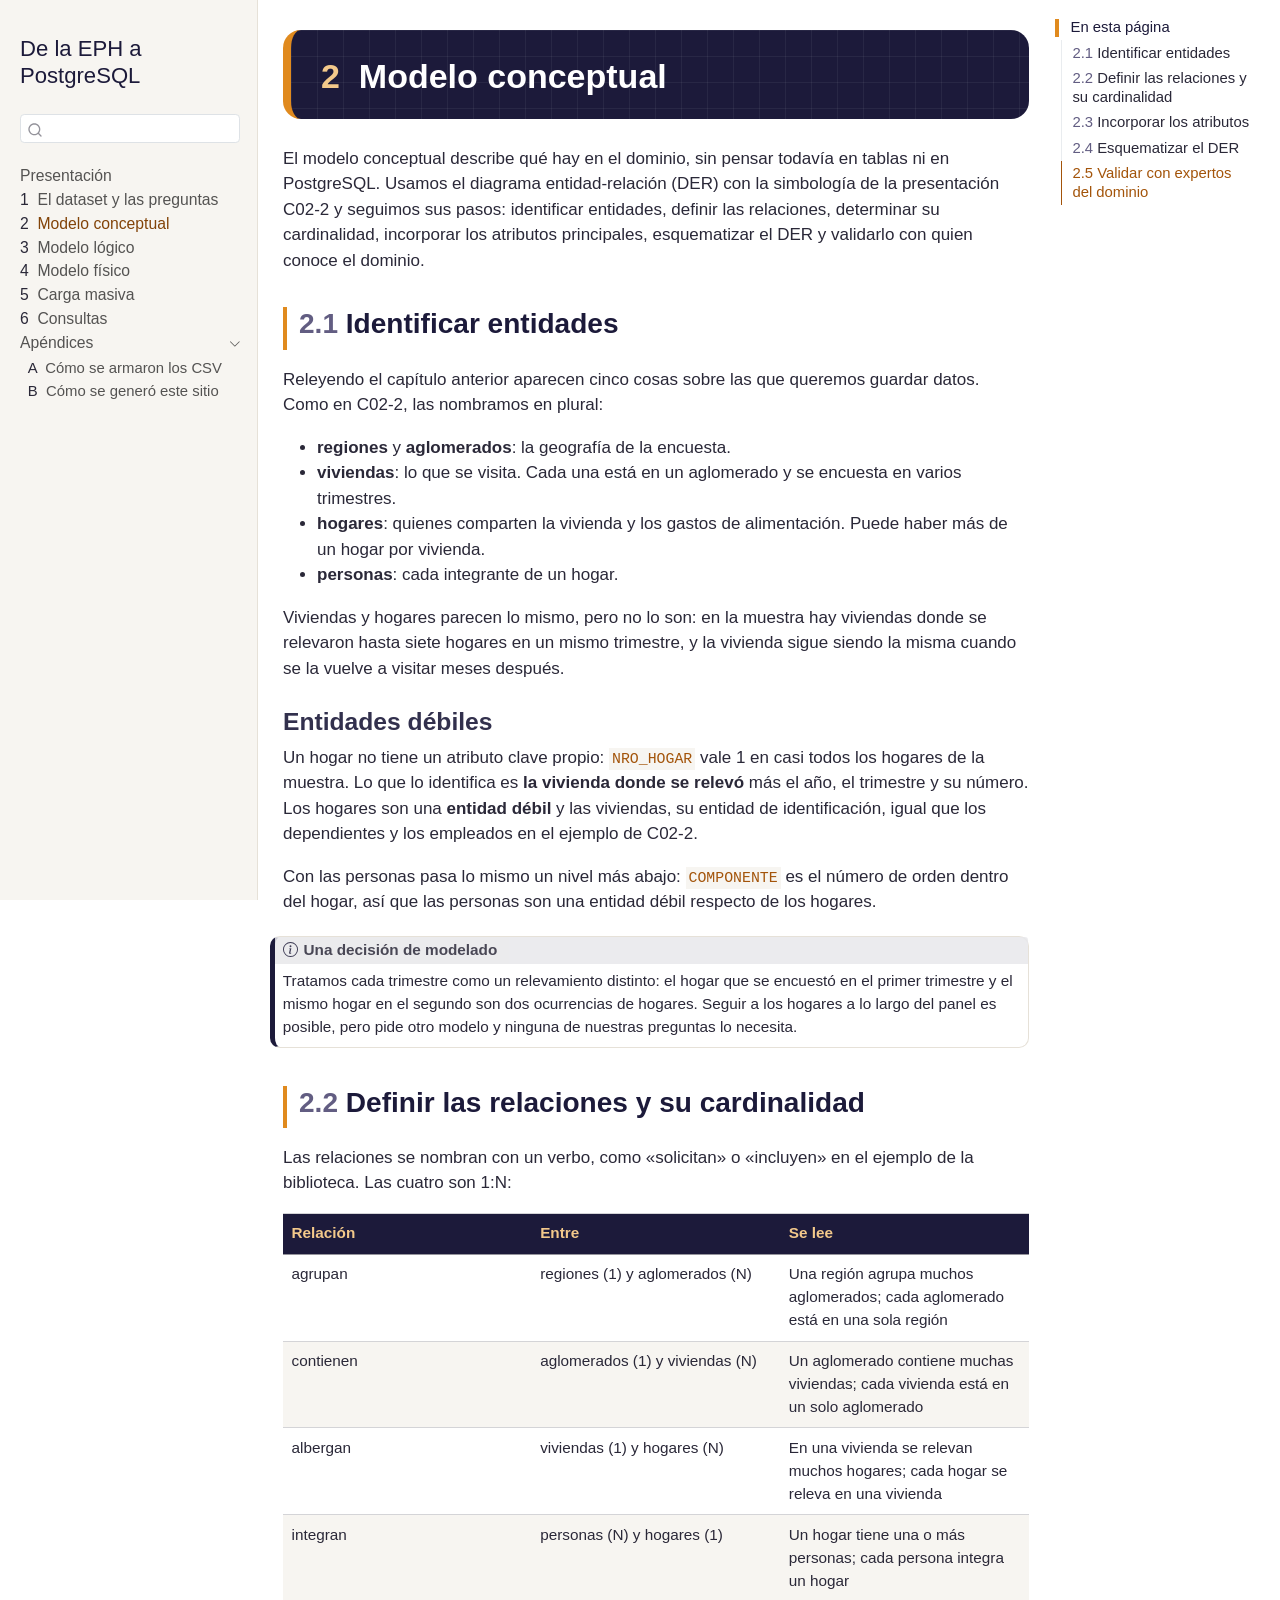
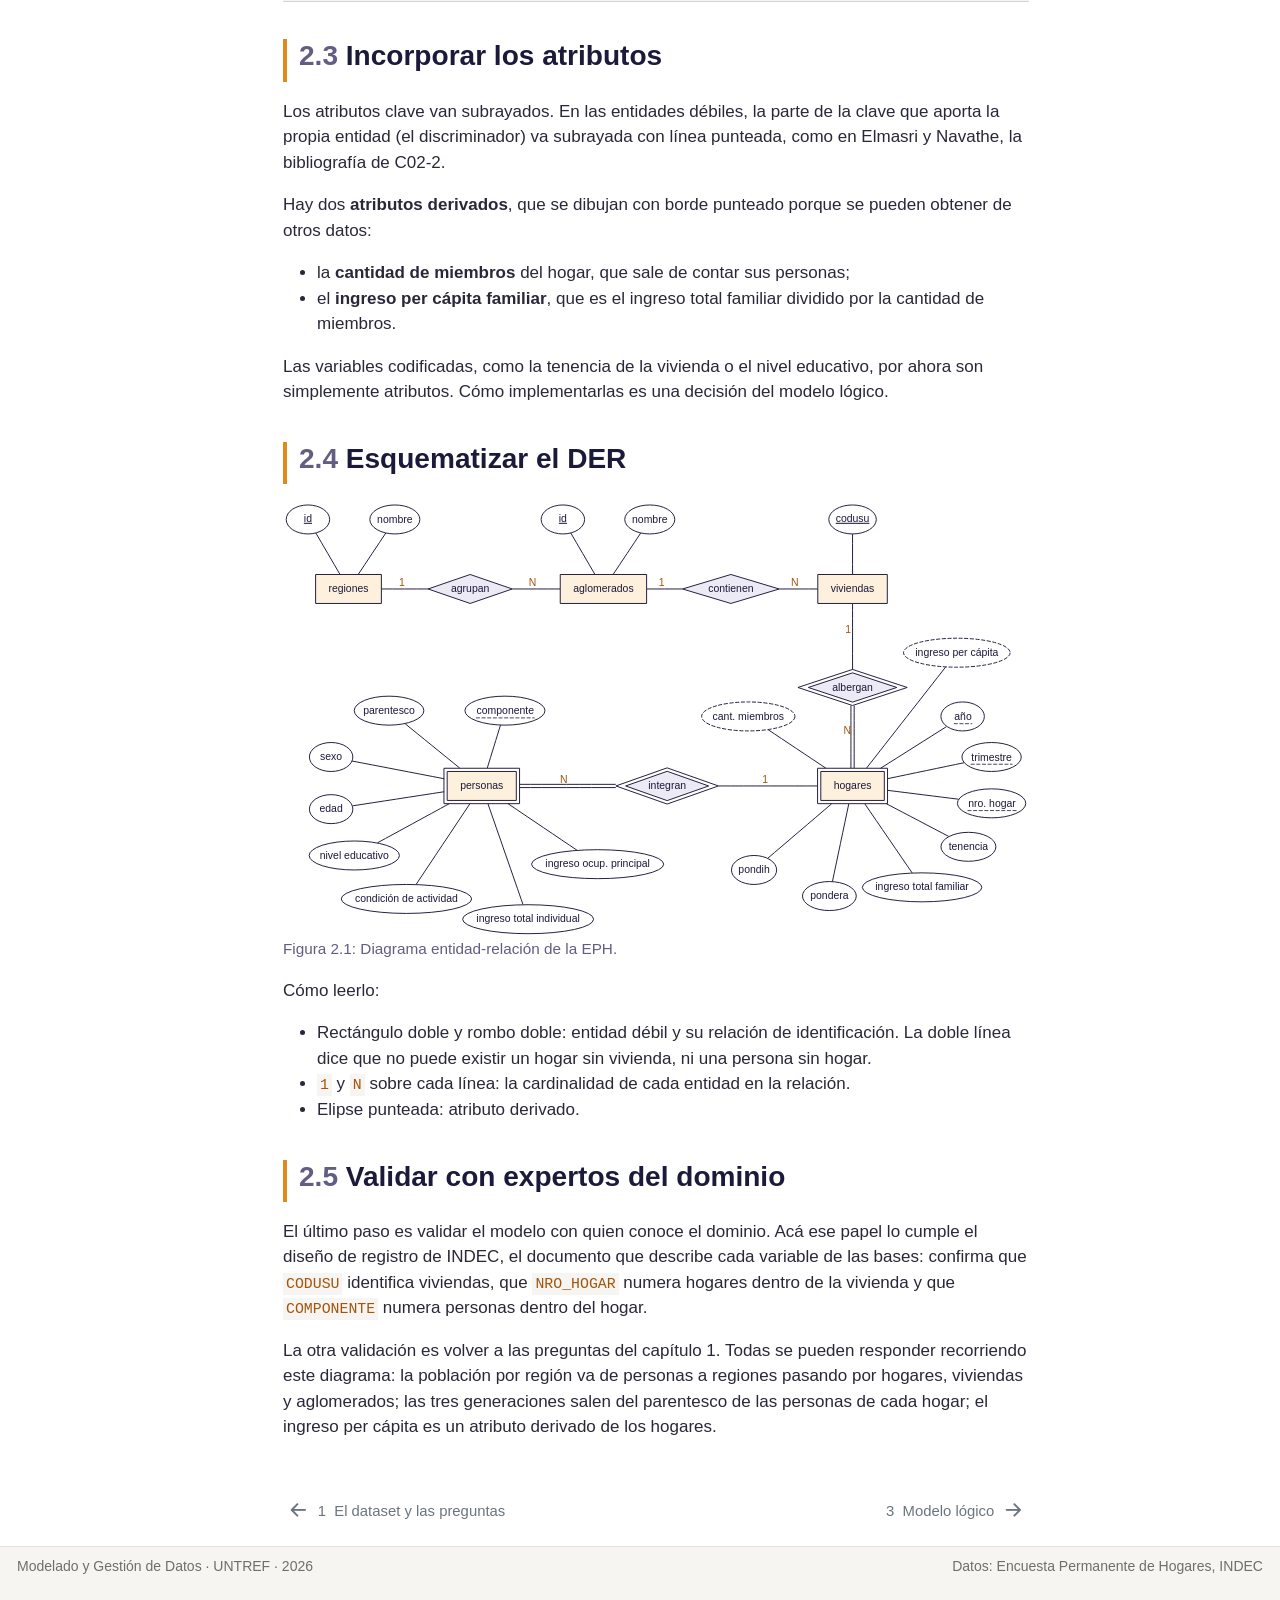
<file: guias/cuaderno-eph/02-conceptual.html>
<!DOCTYPE html>
<html xmlns="http://www.w3.org/1999/xhtml" lang="es" xml:lang="es"><head>

<meta charset="utf-8">
<meta name="generator" content="quarto-1.10.19">

<meta name="viewport" content="width=device-width, initial-scale=1.0, user-scalable=yes">


<title>2&nbsp; Modelo conceptual – De la EPH a PostgreSQL</title>
<style>
/* Default styles provided by pandoc.
** See https://pandoc.org/MANUAL.html#variables-for-html for config info.
*/
span.smallcaps{font-variant: small-caps;}
div.columns{display: flex; gap: 1.5em;}
div.column{flex: auto;}
@media screen {
div.columns{gap: min(4vw, 1.5em);}
div.column{overflow-x: auto;}
}
div.hanging-indent{margin-left: 1.5em; text-indent: -1.5em;}
ul.task-list{list-style: none;}
ul.task-list li input[type="checkbox"] {
  width: 0.8em;
  margin: 0 0.8em 0.2em -1em; /* quarto-specific, see https://github.com/quarto-dev/quarto-cli/issues/4556 */ 
  vertical-align: middle;
}
</style>


<script src="site_libs/quarto-nav/quarto-nav.js"></script>
<script src="site_libs/quarto-nav/headroom.min.js"></script>
<script src="site_libs/clipboard/clipboard.min.js"></script>
<script src="site_libs/quarto-search/autocomplete.umd.js"></script>
<script src="site_libs/quarto-search/fuse.min.js"></script>
<script src="site_libs/quarto-search/quarto-search.js"></script>
<meta name="quarto:offset" content="./">
<link href="./03-logico.html" rel="next">
<link href="./01-dataset.html" rel="prev">
<script src="site_libs/quarto-html/quarto.js" type="module"></script>
<script src="site_libs/quarto-html/tabsets/tabsets.js" type="module"></script>
<script src="site_libs/quarto-html/popper.min.js"></script>
<script src="site_libs/quarto-html/tippy.umd.min.js"></script>
<script src="site_libs/quarto-html/anchor.min.js"></script>
<link href="site_libs/quarto-html/tippy.css" rel="stylesheet">
<link href="site_libs/quarto-html/quarto-syntax-highlighting-389c8454c5e4e6bc782f9b651a3c44a2.css" rel="stylesheet" id="quarto-text-highlighting-styles">
<script src="site_libs/bootstrap/bootstrap.min.js"></script>
<link href="site_libs/bootstrap/bootstrap-icons.css" rel="stylesheet">
<link href="site_libs/bootstrap/bootstrap-b44f78f901b27984fc33087947597b98.min.css" rel="stylesheet" append-hash="true" id="quarto-bootstrap" data-mode="light">
<script id="quarto-search-options" type="application/json">{
  "location": "sidebar",
  "copy-button": false,
  "collapse-after": 3,
  "panel-placement": "start",
  "type": "textbox",
  "limit": 50,
  "keyboard-shortcut": [
    "f",
    "/",
    "s"
  ],
  "show-item-context": false,
  "language": {
    "search-no-results-text": "No se han encontrado resultados",
    "search-matching-documents-text": "documentos encontrados",
    "search-copy-link-title": "Copiar el enlace en la búsqueda",
    "search-hide-matches-text": "Ocultar resultados adicionales",
    "search-more-match-text": "resultado adicional en este documento",
    "search-more-matches-text": "resultados adicionales en este documento",
    "search-clear-button-title": "Borrar",
    "search-text-placeholder": "",
    "search-detached-cancel-button-title": "Cancelar",
    "search-submit-button-title": "Enviar",
    "search-label": "Buscar"
  }
}</script>


</head>

<body class="nav-sidebar docked quarto-light">

<div id="quarto-search-results"></div>
  <header id="quarto-header" class="headroom fixed-top">
  <nav class="quarto-secondary-nav">
    <div class="container-fluid d-flex">
      <button type="button" class="quarto-btn-toggle btn" data-bs-toggle="collapse" role="button" data-bs-target=".quarto-sidebar-collapse-item" aria-controls="quarto-sidebar" aria-expanded="false" aria-label="Alternar barra lateral" onclick="if (window.quartoToggleHeadroom) { window.quartoToggleHeadroom(); }">
        <i class="bi bi-layout-text-sidebar-reverse"></i>
      </button>
        <nav class="quarto-page-breadcrumbs" aria-label="breadcrumb"><ol class="breadcrumb"><li class="breadcrumb-item"><a href="./02-conceptual.html"><span class="chapter-number">2</span>&nbsp; <span class="chapter-title">Modelo conceptual</span></a></li></ol></nav>
        <a class="flex-grow-1" role="navigation" data-bs-toggle="collapse" data-bs-target=".quarto-sidebar-collapse-item" aria-controls="quarto-sidebar" aria-expanded="false" aria-label="Alternar barra lateral" onclick="if (window.quartoToggleHeadroom) { window.quartoToggleHeadroom(); }">      
        </a>
      <button type="button" class="btn quarto-search-button" aria-label="Buscar" onclick="window.quartoOpenSearch();">
        <i class="bi bi-search"></i>
      </button>
    </div>
  </nav>
</header>
<!-- content -->
<div id="quarto-content" class="quarto-container page-columns page-rows-contents page-layout-article">
<!-- sidebar -->
  <nav id="quarto-sidebar" class="sidebar collapse collapse-horizontal quarto-sidebar-collapse-item sidebar-navigation docked overflow-auto">
    <div class="pt-lg-2 mt-2 text-left sidebar-header">
    <div class="sidebar-title mb-0 py-0">
      <a href="./">De la EPH a PostgreSQL</a> 
    </div>
      </div>
        <div class="mt-2 flex-shrink-0 align-items-center">
        <div class="sidebar-search">
        <div id="quarto-search" class="" title="Buscar"></div>
        </div>
        </div>
    <div class="sidebar-menu-container"> 
    <ul class="list-unstyled mt-1">
        <li class="sidebar-item">
  <div class="sidebar-item-container"> 
  <a href="./index.html" class="sidebar-item-text sidebar-link">
 <span class="menu-text">Presentación</span></a>
  </div>
</li>
        <li class="sidebar-item">
  <div class="sidebar-item-container"> 
  <a href="./01-dataset.html" class="sidebar-item-text sidebar-link">
 <span class="menu-text"><span class="chapter-number">1</span>&nbsp; <span class="chapter-title">El dataset y las preguntas</span></span></a>
  </div>
</li>
        <li class="sidebar-item">
  <div class="sidebar-item-container"> 
  <a href="./02-conceptual.html" class="sidebar-item-text sidebar-link active">
 <span class="menu-text"><span class="chapter-number">2</span>&nbsp; <span class="chapter-title">Modelo conceptual</span></span></a>
  </div>
</li>
        <li class="sidebar-item">
  <div class="sidebar-item-container"> 
  <a href="./03-logico.html" class="sidebar-item-text sidebar-link">
 <span class="menu-text"><span class="chapter-number">3</span>&nbsp; <span class="chapter-title">Modelo lógico</span></span></a>
  </div>
</li>
        <li class="sidebar-item">
  <div class="sidebar-item-container"> 
  <a href="./04-fisico.html" class="sidebar-item-text sidebar-link">
 <span class="menu-text"><span class="chapter-number">4</span>&nbsp; <span class="chapter-title">Modelo físico</span></span></a>
  </div>
</li>
        <li class="sidebar-item">
  <div class="sidebar-item-container"> 
  <a href="./05-carga.html" class="sidebar-item-text sidebar-link">
 <span class="menu-text"><span class="chapter-number">5</span>&nbsp; <span class="chapter-title">Carga masiva</span></span></a>
  </div>
</li>
        <li class="sidebar-item">
  <div class="sidebar-item-container"> 
  <a href="./06-consultas.html" class="sidebar-item-text sidebar-link">
 <span class="menu-text"><span class="chapter-number">6</span>&nbsp; <span class="chapter-title">Consultas</span></span></a>
  </div>
</li>
        <li class="sidebar-item sidebar-item-section">
      <div class="sidebar-item-container"> 
            <a class="sidebar-item-text sidebar-link text-start" data-bs-toggle="collapse" data-bs-target="#quarto-sidebar-section-1" role="navigation" aria-expanded="true">
 <span class="menu-text">Apéndices</span></a>
          <a class="sidebar-item-toggle text-start" data-bs-toggle="collapse" data-bs-target="#quarto-sidebar-section-1" role="navigation" aria-expanded="true" aria-label="Alternar sección">
            <i class="bi bi-chevron-right ms-2"></i>
          </a> 
      </div>
      <ul id="quarto-sidebar-section-1" class="collapse list-unstyled sidebar-section depth1 show">  
          <li class="sidebar-item">
  <div class="sidebar-item-container"> 
  <a href="./apendice-csv.html" class="sidebar-item-text sidebar-link">
 <span class="menu-text"><span class="chapter-number">A</span>&nbsp; <span class="chapter-title">Cómo se armaron los CSV</span></span></a>
  </div>
</li>
          <li class="sidebar-item">
  <div class="sidebar-item-container"> 
  <a href="./apendice-sitio.html" class="sidebar-item-text sidebar-link">
 <span class="menu-text"><span class="chapter-number">B</span>&nbsp; <span class="chapter-title">Cómo se generó este sitio</span></span></a>
  </div>
</li>
      </ul>
  </li>
    </ul>
    </div>
</nav>
<div id="quarto-sidebar-glass" class="quarto-sidebar-collapse-item" data-bs-toggle="collapse" data-bs-target=".quarto-sidebar-collapse-item"></div>
<!-- margin-sidebar -->
    <div id="quarto-margin-sidebar" class="sidebar margin-sidebar">
        <nav id="TOC" role="doc-toc" class="toc-active">
    <h2 id="toc-title">En esta página</h2>
   
  <ul class="collapse">
  <li><a href="#identificar-entidades" id="toc-identificar-entidades" class="nav-link active" data-scroll-target="#identificar-entidades"><span class="header-section-number">2.1</span> Identificar entidades</a></li>
  <li><a href="#definir-las-relaciones-y-su-cardinalidad" id="toc-definir-las-relaciones-y-su-cardinalidad" class="nav-link" data-scroll-target="#definir-las-relaciones-y-su-cardinalidad"><span class="header-section-number">2.2</span> Definir las relaciones y su cardinalidad</a></li>
  <li><a href="#incorporar-los-atributos" id="toc-incorporar-los-atributos" class="nav-link" data-scroll-target="#incorporar-los-atributos"><span class="header-section-number">2.3</span> Incorporar los atributos</a></li>
  <li><a href="#esquematizar-el-der" id="toc-esquematizar-el-der" class="nav-link" data-scroll-target="#esquematizar-el-der"><span class="header-section-number">2.4</span> Esquematizar el DER</a></li>
  <li><a href="#validar-con-expertos-del-dominio" id="toc-validar-con-expertos-del-dominio" class="nav-link" data-scroll-target="#validar-con-expertos-del-dominio"><span class="header-section-number">2.5</span> Validar con expertos del dominio</a></li>
  </ul>
</nav>
    </div>
<!-- main -->
<main class="content" id="quarto-document-content">

<header id="title-block-header" class="quarto-title-block default">
<div class="quarto-title">
<h1 class="title"><span id="sec-conceptual" class="quarto-section-identifier"><span class="chapter-number">2</span>&nbsp; <span class="chapter-title">Modelo conceptual</span></span></h1>
</div>



<div class="quarto-title-meta">

    
  
    
  </div>
  


</header>


<p>El modelo conceptual describe qué hay en el dominio, sin pensar todavía en tablas ni en PostgreSQL. Usamos el diagrama entidad-relación (DER) con la simbología de la presentación C02-2 y seguimos sus pasos: identificar entidades, definir las relaciones, determinar su cardinalidad, incorporar los atributos principales, esquematizar el DER y validarlo con quien conoce el dominio.</p>
<section id="identificar-entidades" class="level2" data-number="2.1">
<h2 data-number="2.1" class="anchored" data-anchor-id="identificar-entidades"><span class="header-section-number">2.1</span> Identificar entidades</h2>
<p>Releyendo el capítulo anterior aparecen cinco cosas sobre las que queremos guardar datos. Como en C02-2, las nombramos en plural:</p>
<ul>
<li><strong>regiones</strong> y <strong>aglomerados</strong>: la geografía de la encuesta.</li>
<li><strong>viviendas</strong>: lo que se visita. Cada una está en un aglomerado y se encuesta en varios trimestres.</li>
<li><strong>hogares</strong>: quienes comparten la vivienda y los gastos de alimentación. Puede haber más de un hogar por vivienda.</li>
<li><strong>personas</strong>: cada integrante de un hogar.</li>
</ul>
<p>Viviendas y hogares parecen lo mismo, pero no lo son: en la muestra hay viviendas donde se relevaron hasta siete hogares en un mismo trimestre, y la vivienda sigue siendo la misma cuando se la vuelve a visitar meses después.</p>
<section id="entidades-débiles" class="level3">
<h3 class="anchored" data-anchor-id="entidades-débiles">Entidades débiles</h3>
<p>Un hogar no tiene un atributo clave propio: <code>NRO_HOGAR</code> vale 1 en casi todos los hogares de la muestra. Lo que lo identifica es <strong>la vivienda donde se relevó</strong> más el año, el trimestre y su número. Los hogares son una <strong>entidad débil</strong> y las viviendas, su entidad de identificación, igual que los dependientes y los empleados en el ejemplo de C02-2.</p>
<p>Con las personas pasa lo mismo un nivel más abajo: <code>COMPONENTE</code> es el número de orden dentro del hogar, así que las personas son una entidad débil respecto de los hogares.</p>
<div class="callout callout-style-default callout-note callout-titled">
<div class="callout-header d-flex align-content-center">
<div class="callout-icon-container">
<i class="callout-icon"></i>
</div>
<div class="callout-title-container flex-fill">
<span class="screen-reader-only">Nota</span>Una decisión de modelado
</div>
</div>
<div class="callout-body-container callout-body">
<p>Tratamos cada trimestre como un relevamiento distinto: el hogar que se encuestó en el primer trimestre y el mismo hogar en el segundo son dos ocurrencias de hogares. Seguir a los hogares a lo largo del panel es posible, pero pide otro modelo y ninguna de nuestras preguntas lo necesita.</p>
</div>
</div>
</section>
</section>
<section id="definir-las-relaciones-y-su-cardinalidad" class="level2" data-number="2.2">
<h2 data-number="2.2" class="anchored" data-anchor-id="definir-las-relaciones-y-su-cardinalidad"><span class="header-section-number">2.2</span> Definir las relaciones y su cardinalidad</h2>
<p>Las relaciones se nombran con un verbo, como «solicitan» o «incluyen» en el ejemplo de la biblioteca. Las cuatro son 1:N:</p>
<table class="caption-top table">
<colgroup>
<col style="width: 33%">
<col style="width: 33%">
<col style="width: 33%">
</colgroup>
<thead>
<tr class="header">
<th>Relación</th>
<th>Entre</th>
<th>Se lee</th>
</tr>
</thead>
<tbody>
<tr class="odd">
<td>agrupan</td>
<td>regiones (1) y aglomerados (N)</td>
<td>Una región agrupa muchos aglomerados; cada aglomerado está en una sola región</td>
</tr>
<tr class="even">
<td>contienen</td>
<td>aglomerados (1) y viviendas (N)</td>
<td>Un aglomerado contiene muchas viviendas; cada vivienda está en un solo aglomerado</td>
</tr>
<tr class="odd">
<td>albergan</td>
<td>viviendas (1) y hogares (N)</td>
<td>En una vivienda se relevan muchos hogares; cada hogar se releva en una vivienda</td>
</tr>
<tr class="even">
<td>integran</td>
<td>personas (N) y hogares (1)</td>
<td>Un hogar tiene una o más personas; cada persona integra un hogar</td>
</tr>
</tbody>
</table>
</section>
<section id="incorporar-los-atributos" class="level2" data-number="2.3">
<h2 data-number="2.3" class="anchored" data-anchor-id="incorporar-los-atributos"><span class="header-section-number">2.3</span> Incorporar los atributos</h2>
<p>Los atributos clave van subrayados. En las entidades débiles, la parte de la clave que aporta la propia entidad (el discriminador) va subrayada con línea punteada, como en Elmasri y Navathe, la bibliografía de C02-2.</p>
<p>Hay dos <strong>atributos derivados</strong>, que se dibujan con borde punteado porque se pueden obtener de otros datos:</p>
<ul>
<li>la <strong>cantidad de miembros</strong> del hogar, que sale de contar sus personas;</li>
<li>el <strong>ingreso per cápita familiar</strong>, que es el ingreso total familiar dividido por la cantidad de miembros.</li>
</ul>
<p>Las variables codificadas, como la tenencia de la vivienda o el nivel educativo, por ahora son simplemente atributos. Cómo implementarlas es una decisión del modelo lógico.</p>
</section>
<section id="esquematizar-el-der" class="level2" data-number="2.4">
<h2 data-number="2.4" class="anchored" data-anchor-id="esquematizar-el-der"><span class="header-section-number">2.4</span> Esquematizar el DER</h2>
<div class="cell" data-fig-width="9.4" data-fig-height="5.5" data-layout-align="default">
<div class="cell-output-display">
<div id="fig-der" class="quarto-float quarto-figure quarto-figure-center anchored">
<figure class="quarto-float quarto-float-fig figure">
<div aria-describedby="fig-der-caption-0ceaefa1-69ba-4598-a22c-09a6ac19f8ca">
<div>
<svg width="902" height="528" viewbox="0.00 0.00 927.08 540.80" xmlns="http://www.w3.org/2000/svg" xlink="http://www.w3.org/1999/xlink" style="; max-width: none; max-height: none">
<g id="graph0" class="graph" transform="scale(1 1) rotate(0) translate(4 536.8)">
<title>der</title>
<polygon fill="white" stroke="transparent" points="-4,4 -4,-536.8 923.08,-536.8 923.08,4 -4,4"></polygon>
<!-- regiones&#45;&#45;agrupan -->
<g id="edge1" class="edge">
<title>regiones--agrupan</title>
<path fill="none" stroke="#1c1a3a" stroke-width="1.2" d="M118.32,-428.4C136.16,-428.4 157.29,-428.4 176.26,-428.4"></path>
<text text-anchor="middle" x="143.67" y="-432.3" font-family="Helvetica,sans-Serif" font-size="13.00" fill="#a3540a">1</text>
</g>
<!-- regiones&#45;&#45;r_id -->
<g id="edge9" class="edge">
<title>regiones--r_id</title>
<path fill="none" stroke="#1c1a3a" stroke-width="1.2" d="M66.71,-446.72C57.87,-461.88 45.41,-483.24 36.82,-497.97"></path>
</g>
<!-- regiones&#45;&#45;r_nom -->
<g id="edge10" class="edge">
<title>regiones--r_nom</title>
<path fill="none" stroke="#1c1a3a" stroke-width="1.2" d="M89.62,-446.72C99.72,-461.88 113.96,-483.24 123.78,-497.97"></path>
</g>
<!-- aglomerados&#45;&#45;contienen -->
<g id="edge3" class="edge">
<title>aglomerados--contienen</title>
<path fill="none" stroke="#1c1a3a" stroke-width="1.2" d="M447.83,-428.4C462.19,-428.4 477.8,-428.4 492.49,-428.4"></path>
<text text-anchor="middle" x="466.54" y="-432.3" font-family="Helvetica,sans-Serif" font-size="13.00" fill="#a3540a">1</text>
</g>
<!-- aglomerados&#45;&#45;a_id -->
<g id="edge11" class="edge">
<title>aglomerados--a_id</title>
<path fill="none" stroke="#1c1a3a" stroke-width="1.2" d="M383.51,-446.72C374.67,-461.88 362.21,-483.24 353.62,-497.97"></path>
</g>
<!-- aglomerados&#45;&#45;a_nom -->
<g id="edge12" class="edge">
<title>aglomerados--a_nom</title>
<path fill="none" stroke="#1c1a3a" stroke-width="1.2" d="M406.42,-446.72C416.52,-461.88 430.76,-483.24 440.58,-497.97"></path>
</g>
<!-- viviendas&#45;&#45;albergan -->
<g id="edge5" class="edge">
<title>viviendas--albergan</title>
<path fill="none" stroke="#1c1a3a" stroke-width="1.2" d="M703.8,-410.34C703.8,-388.53 703.8,-351.84 703.8,-328.29"></path>
<text text-anchor="middle" x="694.77" y="-373.21" font-family="Helvetica,sans-Serif" font-size="13.00" fill="#a3540a"> &nbsp;&nbsp;1</text>
</g>
<!-- viviendas&#45;&#45;v_cod -->
<g id="edge13" class="edge">
<title>viviendas--v_cod</title>
<path fill="none" stroke="#1c1a3a" stroke-width="1.2" d="M703.8,-446.72C703.8,-461.48 703.8,-482.12 703.8,-496.8"></path>
</g>
<!-- hogares&#45;&#45;integran -->
<g id="edge7" class="edge">
<title>hogares--integran</title>
<path fill="none" stroke="#1c1a3a" stroke-width="1.2" d="M660.19,-183.6C625.49,-183.6 576.43,-183.6 537.29,-183.6"></path>
<text text-anchor="middle" x="595.13" y="-187.5" font-family="Helvetica,sans-Serif" font-size="13.00" fill="#a3540a">1</text>
</g>
<!-- hogares&#45;&#45;h_anio -->
<g id="edge14" class="edge">
<title>hogares--h_anio</title>
<path fill="none" stroke="#1c1a3a" stroke-width="1.2" d="M738.67,-205.63C764.64,-222.02 799.17,-243.83 820.63,-257.39"></path>
</g>
<!-- hogares&#45;&#45;h_trim -->
<g id="edge15" class="edge">
<title>hogares--h_trim</title>
<path fill="none" stroke="#1c1a3a" stroke-width="1.2" d="M747.4,-192.68C776.9,-198.83 815.3,-206.83 842.54,-212.51"></path>
</g>
<!-- hogares&#45;&#45;h_nro -->
<g id="edge16" class="edge">
<title>hogares--h_nro</title>
<path fill="none" stroke="#1c1a3a" stroke-width="1.2" d="M747.4,-178.15C774.5,-174.76 809.11,-170.44 835.68,-167.11"></path>
</g>
<!-- hogares&#45;&#45;h_ten -->
<g id="edge17" class="edge">
<title>hogares--h_ten</title>
<path fill="none" stroke="#1c1a3a" stroke-width="1.2" d="M745.84,-161.53C771.07,-148.28 802.29,-131.89 823.48,-120.77"></path>
</g>
<!-- hogares&#45;&#45;h_itf -->
<g id="edge18" class="edge">
<title>hogares--h_itf</title>
<path fill="none" stroke="#1c1a3a" stroke-width="1.2" d="M719.05,-161.36C735.81,-136.92 762.41,-98.13 777.9,-75.54"></path>
</g>
<!-- hogares&#45;&#45;h_pon -->
<g id="edge19" class="edge">
<title>hogares--h_pon</title>
<path fill="none" stroke="#1c1a3a" stroke-width="1.2" d="M699.11,-161.32C693.43,-134.36 684,-89.53 678.77,-64.71"></path>
</g>
<!-- hogares&#45;&#45;h_pih -->
<g id="edge20" class="edge">
<title>hogares--h_pih</title>
<path fill="none" stroke="#1c1a3a" stroke-width="1.2" d="M677.84,-161.46C653.84,-140.99 618.87,-111.16 598.3,-93.61"></path>
</g>
<!-- hogares&#45;&#45;h_mie -->
<g id="edge21" class="edge">
<title>hogares--h_mie</title>
<path fill="none" stroke="#1c1a3a" stroke-width="1.2" d="M670.76,-205.63C648.41,-220.52 619.37,-239.89 598.99,-253.47"></path>
</g>
<!-- hogares&#45;&#45;h_ipc -->
<g id="edge22" class="edge">
<title>hogares--h_ipc</title>
<path fill="none" stroke="#1c1a3a" stroke-width="1.2" d="M721.28,-205.93C747.26,-239.13 795.55,-300.83 819.37,-331.27"></path>
</g>
<!-- personas&#45;&#45;p_comp -->
<g id="edge23" class="edge">
<title>personas--p_comp</title>
<path fill="none" stroke="#1c1a3a" stroke-width="1.2" d="M249.83,-205.78C254.85,-222.11 261.59,-244.02 266.28,-259.25"></path>
</g>
<!-- personas&#45;&#45;p_par -->
<g id="edge24" class="edge">
<title>personas--p_par</title>
<path fill="none" stroke="#1c1a3a" stroke-width="1.2" d="M215.7,-205.78C194.81,-222.76 166.48,-245.77 147.7,-261.03"></path>
</g>
<!-- personas&#45;&#45;p_sexo -->
<g id="edge25" class="edge">
<title>personas--p_sexo</title>
<path fill="none" stroke="#1c1a3a" stroke-width="1.2" d="M196.24,-192.59C160.07,-199.55 111.33,-208.92 81.81,-214.6"></path>
</g>
<!-- personas&#45;&#45;p_edad -->
<g id="edge26" class="edge">
<title>personas--p_edad</title>
<path fill="none" stroke="#1c1a3a" stroke-width="1.2" d="M196.24,-176.41C160.29,-170.88 111.91,-163.43 82.34,-158.88"></path>
</g>
<!-- personas&#45;&#45;p_niv -->
<g id="edge27" class="edge">
<title>personas--p_niv</title>
<path fill="none" stroke="#1c1a3a" stroke-width="1.2" d="M202.62,-161.57C174.75,-146.38 138.37,-126.53 113.41,-112.92"></path>
</g>
<!-- personas&#45;&#45;p_est -->
<g id="edge28" class="edge">
<title>personas--p_est</title>
<path fill="none" stroke="#1c1a3a" stroke-width="1.2" d="M228.17,-161.35C209.71,-133.67 178.56,-86.94 161.48,-61.32"></path>
</g>
<!-- personas&#45;&#45;p_p21 -->
<g id="edge29" class="edge">
<title>personas--p_p21</title>
<path fill="none" stroke="#1c1a3a" stroke-width="1.2" d="M275.68,-161.54C301.73,-143.96 337.7,-119.68 361.62,-103.53"></path>
</g>
<!-- personas&#45;&#45;p_p47 -->
<g id="edge30" class="edge">
<title>personas--p_p47</title>
<path fill="none" stroke="#1c1a3a" stroke-width="1.2" d="M250.77,-161.27C262.25,-128.25 283.55,-67.02 294.19,-36.42"></path>
</g>
<!-- agrupan&#45;&#45;aglomerados -->
<g id="edge2" class="edge">
<title>agrupan--aglomerados</title>
<path fill="none" stroke="#1c1a3a" stroke-width="1.2" d="M281,-428.4C299.95,-428.4 321.37,-428.4 340.43,-428.4"></path>
<text text-anchor="middle" x="306.02" y="-432.3" font-family="Helvetica,sans-Serif" font-size="13.00" fill="#a3540a">N</text>
</g>
<!-- contienen&#45;&#45;viviendas -->
<g id="edge4" class="edge">
<title>contienen--viviendas</title>
<path fill="none" stroke="#1c1a3a" stroke-width="1.2" d="M612.79,-428.4C628.77,-428.4 645.7,-428.4 660.58,-428.4"></path>
<text text-anchor="middle" x="631.99" y="-432.3" font-family="Helvetica,sans-Serif" font-size="13.00" fill="#a3540a">N</text>
</g>
<!-- albergan&#45;&#45;hogares -->
<g id="edge6" class="edge">
<title>albergan--hogares</title>
<path fill="none" stroke="#1c1a3a" stroke-width="1.2" d="M701.8,-283.55C701.8,-261.47 701.8,-227.94 701.8,-205.91"></path>
<path fill="none" stroke="transparent" stroke-width="1.2" d="M703.8,-283.55C703.8,-261.47 703.8,-227.94 703.8,-205.91"></path>
<path fill="none" stroke="#1c1a3a" stroke-width="1.2" d="M705.8,-283.55C705.8,-261.47 705.8,-227.94 705.8,-205.91"></path>
<text text-anchor="middle" x="693.69" y="-248.63" font-family="Helvetica,sans-Serif" font-size="13.00" fill="#a3540a"> &nbsp;&nbsp;N</text>
</g>
<!-- integran&#45;&#45;personas -->
<g id="edge8" class="edge">
<title>integran--personas</title>
<path fill="none" stroke="#1c1a3a" stroke-width="1.2" d="M409.53,-185.6C371.57,-185.6 324.27,-185.6 289.79,-185.6"></path>
<path fill="none" stroke="transparent" stroke-width="1.2" d="M409.53,-183.6C371.57,-183.6 324.27,-183.6 289.79,-183.6"></path>
<path fill="none" stroke="#1c1a3a" stroke-width="1.2" d="M409.53,-181.6C371.57,-181.6 324.27,-181.6 289.79,-181.6"></path>
<text text-anchor="middle" x="344.97" y="-187.5" font-family="Helvetica,sans-Serif" font-size="13.00" fill="#a3540a">N</text>
</g>
<!-- regiones -->
<g id="node1" class="node">
<title>regiones</title>
<polygon fill="#fdf0dc" stroke="#1c1a3a" stroke-width="1.2" points="118.27,-446.4 36.53,-446.4 36.53,-410.4 118.27,-410.4 118.27,-446.4"></polygon>
<text text-anchor="middle" x="77.4" y="-424.5" font-family="Helvetica,sans-Serif" font-size="13.00" fill="#1c1a3a">regiones</text>
</g>
<!-- aglomerados -->
<g id="node2" class="node">
<title>aglomerados</title>
<polygon fill="#fdf0dc" stroke="#1c1a3a" stroke-width="1.2" points="447.86,-446.4 340.54,-446.4 340.54,-410.4 447.86,-410.4 447.86,-446.4"></polygon>
<text text-anchor="middle" x="394.2" y="-424.5" font-family="Helvetica,sans-Serif" font-size="13.00" fill="#1c1a3a">aglomerados</text>
</g>
<!-- viviendas -->
<g id="node3" class="node">
<title>viviendas</title>
<polygon fill="#fdf0dc" stroke="#1c1a3a" stroke-width="1.2" points="747,-446.4 660.6,-446.4 660.6,-410.4 747,-410.4 747,-446.4"></polygon>
<text text-anchor="middle" x="703.8" y="-424.5" font-family="Helvetica,sans-Serif" font-size="13.00" fill="#1c1a3a">viviendas</text>
</g>
<!-- hogares -->
<g id="node4" class="node">
<title>hogares</title>
<polygon fill="#fdf0dc" stroke="#1c1a3a" stroke-width="1.2" points="743.28,-201.6 664.32,-201.6 664.32,-165.6 743.28,-165.6 743.28,-201.6"></polygon>
<polygon fill="none" stroke="#1c1a3a" stroke-width="1.2" points="747.28,-205.6 660.32,-205.6 660.32,-161.6 747.28,-161.6 747.28,-205.6"></polygon>
<text text-anchor="middle" x="703.8" y="-179.7" font-family="Helvetica,sans-Serif" font-size="13.00" fill="#1c1a3a">hogares</text>
</g>
<!-- personas -->
<g id="node5" class="node">
<title>personas</title>
<polygon fill="#fdf0dc" stroke="#1c1a3a" stroke-width="1.2" points="285.96,-201.6 200.04,-201.6 200.04,-165.6 285.96,-165.6 285.96,-201.6"></polygon>
<polygon fill="none" stroke="#1c1a3a" stroke-width="1.2" points="289.98,-205.6 196.02,-205.6 196.02,-161.6 289.98,-161.6 289.98,-205.6"></polygon>
<text text-anchor="middle" x="243" y="-179.7" font-family="Helvetica,sans-Serif" font-size="13.00" fill="#1c1a3a">personas</text>
</g>
<!-- agrupan -->
<g id="node6" class="node">
<title>agrupan</title>
<polygon fill="#eceaf5" stroke="#1c1a3a" stroke-width="1.2" points="228.6,-446.4 176.27,-428.4 228.6,-410.4 280.93,-428.4 228.6,-446.4"></polygon>
<text text-anchor="middle" x="228.6" y="-424.5" font-family="Helvetica,sans-Serif" font-size="13.00" fill="#1c1a3a">agrupan</text>
</g>
<!-- contienen -->
<g id="node7" class="node">
<title>contienen</title>
<polygon fill="#eceaf5" stroke="#1c1a3a" stroke-width="1.2" points="552.6,-446.4 492.53,-428.4 552.6,-410.4 612.67,-428.4 552.6,-446.4"></polygon>
<text text-anchor="middle" x="552.6" y="-424.5" font-family="Helvetica,sans-Serif" font-size="13.00" fill="#1c1a3a">contienen</text>
</g>
<!-- albergan -->
<g id="node8" class="node">
<title>albergan</title>
<polygon fill="#eceaf5" stroke="#1c1a3a" stroke-width="1.2" points="703.8,-324.17 648.77,-306 703.8,-287.83 758.83,-306 703.8,-324.17"></polygon>
<polygon fill="none" stroke="#1c1a3a" stroke-width="1.2" points="703.8,-328.42 635.9,-306 703.8,-283.58 771.7,-306 703.8,-328.42"></polygon>
<text text-anchor="middle" x="703.8" y="-302.1" font-family="Helvetica,sans-Serif" font-size="13.00" fill="#1c1a3a">albergan</text>
</g>
<!-- integran -->
<g id="node9" class="node">
<title>integran</title>
<polygon fill="#eceaf5" stroke="#1c1a3a" stroke-width="1.2" points="473.4,-201.79 421.84,-183.6 473.4,-165.41 524.96,-183.6 473.4,-201.79"></polygon>
<polygon fill="none" stroke="#1c1a3a" stroke-width="1.2" points="473.4,-206.08 409.7,-183.6 473.4,-161.12 537.1,-183.6 473.4,-206.08"></polygon>
<text text-anchor="middle" x="473.4" y="-179.7" font-family="Helvetica,sans-Serif" font-size="13.00" fill="#1c1a3a">integran</text>
</g>
<!-- r_id -->
<g id="node10" class="node">
<title>r_id</title>
<ellipse fill="#ffffff" stroke="#1c1a3a" stroke-width="1.2" cx="27" cy="-514.8" rx="27" ry="18"></ellipse>
<text text-anchor="start" x="21.94" y="-511.9" font-family="Helvetica,sans-Serif" text-decoration="underline" font-size="13.00" fill="#1c1a3a">id</text>
</g>
<!-- r_nom -->
<g id="node11" class="node">
<title>r_nom</title>
<ellipse fill="#ffffff" stroke="#1c1a3a" stroke-width="1.2" cx="135" cy="-514.8" rx="31.09" ry="18"></ellipse>
<text text-anchor="middle" x="135" y="-510.9" font-family="Helvetica,sans-Serif" font-size="13.00" fill="#1c1a3a">nombre</text>
</g>
<!-- a_id -->
<g id="node12" class="node">
<title>a_id</title>
<ellipse fill="#ffffff" stroke="#1c1a3a" stroke-width="1.2" cx="343.8" cy="-514.8" rx="27" ry="18"></ellipse>
<text text-anchor="start" x="338.74" y="-511.9" font-family="Helvetica,sans-Serif" text-decoration="underline" font-size="13.00" fill="#1c1a3a">id</text>
</g>
<!-- a_nom -->
<g id="node13" class="node">
<title>a_nom</title>
<ellipse fill="#ffffff" stroke="#1c1a3a" stroke-width="1.2" cx="451.8" cy="-514.8" rx="31.09" ry="18"></ellipse>
<text text-anchor="middle" x="451.8" y="-510.9" font-family="Helvetica,sans-Serif" font-size="13.00" fill="#1c1a3a">nombre</text>
</g>
<!-- v_cod -->
<g id="node14" class="node">
<title>v_cod</title>
<ellipse fill="#ffffff" stroke="#1c1a3a" stroke-width="1.2" cx="703.8" cy="-514.8" rx="29.52" ry="18"></ellipse>
<text text-anchor="start" x="682.84" y="-511.9" font-family="Helvetica,sans-Serif" text-decoration="underline" font-size="13.00" fill="#1c1a3a">codusu</text>
</g>
<!-- h_anio -->
<g id="node15" class="node">
<title>h_anio</title>
<ellipse fill="#ffffff" stroke="#1c1a3a" stroke-width="1.2" cx="840.6" cy="-270" rx="27" ry="18"></ellipse>
<polyline fill="none" stroke="#1c1a3a" stroke-dasharray="5,2" points="829.6,-261 852.6,-261 "></polyline>
<text text-anchor="start" x="830.26" y="-265.3" font-family="Helvetica,sans-Serif" font-size="13.00" fill="#1c1a3a">año</text>
</g>
<!-- h_trim -->
<g id="node16" class="node">
<title>h_trim</title>
<ellipse fill="#ffffff" stroke="#1c1a3a" stroke-width="1.2" cx="876.6" cy="-219.6" rx="36.87" ry="18"></ellipse>
<polyline fill="none" stroke="#1c1a3a" stroke-dasharray="5,2" points="850.6,-210.6 902.6,-210.6 "></polyline>
<text text-anchor="start" x="851.32" y="-214.9" font-family="Helvetica,sans-Serif" font-size="13.00" fill="#1c1a3a">trimestre</text>
</g>
<!-- h_nro -->
<g id="node17" class="node">
<title>h_nro</title>
<ellipse fill="#ffffff" stroke="#1c1a3a" stroke-width="1.2" cx="876.6" cy="-162" rx="42.45" ry="18"></ellipse>
<polyline fill="none" stroke="#1c1a3a" stroke-dasharray="5,2" points="846.6,-153 907.6,-153 "></polyline>
<text text-anchor="start" x="847.47" y="-157.3" font-family="Helvetica,sans-Serif" font-size="13.00" fill="#1c1a3a">nro. hogar</text>
</g>
<!-- h_ten -->
<g id="node18" class="node">
<title>h_ten</title>
<ellipse fill="#ffffff" stroke="#1c1a3a" stroke-width="1.2" cx="847.8" cy="-108" rx="34.13" ry="18"></ellipse>
<text text-anchor="middle" x="847.8" y="-104.1" font-family="Helvetica,sans-Serif" font-size="13.00" fill="#1c1a3a">tenencia</text>
</g>
<!-- h_itf -->
<g id="node19" class="node">
<title>h_itf</title>
<ellipse fill="#ffffff" stroke="#1c1a3a" stroke-width="1.2" cx="790.2" cy="-57.6" rx="74.22" ry="18"></ellipse>
<text text-anchor="middle" x="790.2" y="-53.7" font-family="Helvetica,sans-Serif" font-size="13.00" fill="#1c1a3a">ingreso total familiar</text>
</g>
<!-- h_pon -->
<g id="node20" class="node">
<title>h_pon</title>
<ellipse fill="#ffffff" stroke="#1c1a3a" stroke-width="1.2" cx="675" cy="-46.8" rx="33.42" ry="18"></ellipse>
<text text-anchor="middle" x="675" y="-42.9" font-family="Helvetica,sans-Serif" font-size="13.00" fill="#1c1a3a">pondera</text>
</g>
<!-- h_pih -->
<g id="node21" class="node">
<title>h_pih</title>
<ellipse fill="#ffffff" stroke="#1c1a3a" stroke-width="1.2" cx="581.4" cy="-79.2" rx="28.08" ry="18"></ellipse>
<text text-anchor="middle" x="581.4" y="-75.3" font-family="Helvetica,sans-Serif" font-size="13.00" fill="#1c1a3a">pondih</text>
</g>
<!-- h_mie -->
<g id="node22" class="node">
<title>h_mie</title>
<ellipse fill="#ffffff" stroke="#1c1a3a" stroke-width="1.2" stroke-dasharray="5,2" cx="574.2" cy="-270" rx="57.98" ry="18"></ellipse>
<text text-anchor="middle" x="574.2" y="-266.1" font-family="Helvetica,sans-Serif" font-size="13.00" fill="#1c1a3a">cant. miembros</text>
</g>
<!-- h_ipc -->
<g id="node23" class="node">
<title>h_ipc</title>
<ellipse fill="#ffffff" stroke="#1c1a3a" stroke-width="1.2" stroke-dasharray="5,2" cx="833.4" cy="-349.2" rx="66.23" ry="18"></ellipse>
<text text-anchor="middle" x="833.4" y="-345.3" font-family="Helvetica,sans-Serif" font-size="13.00" fill="#1c1a3a">ingreso per cápita</text>
</g>
<!-- p_comp -->
<g id="node24" class="node">
<title>p_comp</title>
<ellipse fill="#ffffff" stroke="#1c1a3a" stroke-width="1.2" cx="271.8" cy="-277.2" rx="49.73" ry="18"></ellipse>
<polyline fill="none" stroke="#1c1a3a" stroke-dasharray="5,2" points="235.8,-268.2 308.8,-268.2 "></polyline>
<text text-anchor="start" x="236.52" y="-272.5" font-family="Helvetica,sans-Serif" font-size="13.00" fill="#1c1a3a">componente</text>
</g>
<!-- p_par -->
<g id="node25" class="node">
<title>p_par</title>
<ellipse fill="#ffffff" stroke="#1c1a3a" stroke-width="1.2" cx="127.8" cy="-277.2" rx="43.22" ry="18"></ellipse>
<text text-anchor="middle" x="127.8" y="-273.3" font-family="Helvetica,sans-Serif" font-size="13.00" fill="#1c1a3a">parentesco</text>
</g>
<!-- p_sexo -->
<g id="node26" class="node">
<title>p_sexo</title>
<ellipse fill="#ffffff" stroke="#1c1a3a" stroke-width="1.2" cx="55.8" cy="-219.6" rx="27" ry="18"></ellipse>
<text text-anchor="middle" x="55.8" y="-215.7" font-family="Helvetica,sans-Serif" font-size="13.00" fill="#1c1a3a">sexo</text>
</g>
<!-- p_edad -->
<g id="node27" class="node">
<title>p_edad</title>
<ellipse fill="#ffffff" stroke="#1c1a3a" stroke-width="1.2" cx="55.8" cy="-154.8" rx="27" ry="18"></ellipse>
<text text-anchor="middle" x="55.8" y="-150.9" font-family="Helvetica,sans-Serif" font-size="13.00" fill="#1c1a3a">edad</text>
</g>
<!-- p_niv -->
<g id="node28" class="node">
<title>p_niv</title>
<ellipse fill="#ffffff" stroke="#1c1a3a" stroke-width="1.2" cx="84.6" cy="-97.2" rx="56.06" ry="18"></ellipse>
<text text-anchor="middle" x="84.6" y="-93.3" font-family="Helvetica,sans-Serif" font-size="13.00" fill="#1c1a3a">nivel educativo</text>
</g>
<!-- p_est -->
<g id="node29" class="node">
<title>p_est</title>
<ellipse fill="#ffffff" stroke="#1c1a3a" stroke-width="1.2" cx="149.4" cy="-43.2" rx="81.03" ry="18"></ellipse>
<text text-anchor="middle" x="149.4" y="-39.3" font-family="Helvetica,sans-Serif" font-size="13.00" fill="#1c1a3a">condición de actividad</text>
</g>
<!-- p_p21 -->
<g id="node30" class="node">
<title>p_p21</title>
<ellipse fill="#ffffff" stroke="#1c1a3a" stroke-width="1.2" cx="387" cy="-86.4" rx="82.11" ry="18"></ellipse>
<text text-anchor="middle" x="387" y="-82.5" font-family="Helvetica,sans-Serif" font-size="13.00" fill="#1c1a3a">ingreso ocup. principal</text>
</g>
<!-- p_p47 -->
<g id="node31" class="node">
<title>p_p47</title>
<ellipse fill="#ffffff" stroke="#1c1a3a" stroke-width="1.2" cx="300.6" cy="-18" rx="81.39" ry="18"></ellipse>
<text text-anchor="middle" x="300.6" y="-14.1" font-family="Helvetica,sans-Serif" font-size="13.00" fill="#1c1a3a">ingreso total individual</text>
</g>
</g>
</svg>
</div>
</div>
<figcaption class="quarto-float-caption-bottom quarto-float-caption quarto-float-fig" id="fig-der-caption-0ceaefa1-69ba-4598-a22c-09a6ac19f8ca">
Figura&nbsp;2.1: Diagrama entidad-relación de la EPH.
</figcaption>
</figure>
</div>
</div>
</div>
<p>Cómo leerlo:</p>
<ul>
<li>Rectángulo doble y rombo doble: entidad débil y su relación de identificación. La doble línea dice que no puede existir un hogar sin vivienda, ni una persona sin hogar.</li>
<li><code>1</code> y <code>N</code> sobre cada línea: la cardinalidad de cada entidad en la relación.</li>
<li>Elipse punteada: atributo derivado.</li>
</ul>
</section>
<section id="validar-con-expertos-del-dominio" class="level2" data-number="2.5">
<h2 data-number="2.5" class="anchored" data-anchor-id="validar-con-expertos-del-dominio"><span class="header-section-number">2.5</span> Validar con expertos del dominio</h2>
<p>El último paso es validar el modelo con quien conoce el dominio. Acá ese papel lo cumple el diseño de registro de INDEC, el documento que describe cada variable de las bases: confirma que <code>CODUSU</code> identifica viviendas, que <code>NRO_HOGAR</code> numera hogares dentro de la vivienda y que <code>COMPONENTE</code> numera personas dentro del hogar.</p>
<p>La otra validación es volver a las preguntas del capítulo 1. Todas se pueden responder recorriendo este diagrama: la población por región va de personas a regiones pasando por hogares, viviendas y aglomerados; las tres generaciones salen del parentesco de las personas de cada hogar; el ingreso per cápita es un atributo derivado de los hogares.</p>


</section>

</main> <!-- /main -->
<script id="quarto-html-after-body" type="application/javascript">
  window.document.addEventListener("DOMContentLoaded", function (event) {
    const icon = "";
    const anchorJS = new window.AnchorJS();
    anchorJS.options = {
      placement: 'right',
      icon: icon
    };
    anchorJS.add('.anchored');
    const isCodeAnnotation = (el) => {
      for (const clz of el.classList) {
        if (clz.startsWith('code-annotation-')) {                     
          return true;
        }
      }
      return false;
    }
    const onCopySuccess = function(e) {
      // button target
      const button = e.trigger;
      // don't keep focus
      button.blur();
      // flash "checked"
      button.classList.add('code-copy-button-checked');
      var currentTitle = button.getAttribute("title");
      button.setAttribute("title", "Copiado");
      let tooltip;
      if (window.bootstrap) {
        button.setAttribute("data-bs-toggle", "tooltip");
        button.setAttribute("data-bs-placement", "left");
        button.setAttribute("data-bs-title", "Copiado");
        tooltip = new bootstrap.Tooltip(button, 
          { trigger: "manual", 
            customClass: "code-copy-button-tooltip",
            offset: [0, -8]});
        tooltip.show();    
      }
      setTimeout(function() {
        if (tooltip) {
          tooltip.hide();
          button.removeAttribute("data-bs-title");
          button.removeAttribute("data-bs-toggle");
          button.removeAttribute("data-bs-placement");
        }
        button.setAttribute("title", currentTitle);
        button.classList.remove('code-copy-button-checked');
      }, 1000);
      // clear code selection
      e.clearSelection();
    }
    const getTextToCopy = function(trigger) {
      const outerScaffold = trigger.parentElement.cloneNode(true);
      const codeEl = outerScaffold.querySelector('code');
      for (const childEl of codeEl.children) {
        if (isCodeAnnotation(childEl)) {
          childEl.remove();
        }
      }
      return codeEl.innerText;
    }
    const clipboard = new window.ClipboardJS('.code-copy-button:not([data-in-quarto-modal])', {
      text: getTextToCopy
    });
    clipboard.on('success', onCopySuccess);
    if (window.document.getElementById('quarto-embedded-source-code-modal')) {
      const clipboardModal = new window.ClipboardJS('.code-copy-button[data-in-quarto-modal]', {
        text: getTextToCopy,
        container: window.document.getElementById('quarto-embedded-source-code-modal')
      });
      clipboardModal.on('success', onCopySuccess);
    }
      var localhostRegex = new RegExp(/^(?:http|https):\/\/localhost\:?[0-9]*\//);
      var mailtoRegex = new RegExp(/^mailto:/);
        var filterRegex = new RegExp('/' + window.location.host + '/');
      var isInternal = (href) => {
          return filterRegex.test(href) || localhostRegex.test(href) || mailtoRegex.test(href);
      }
      // Inspect non-navigation links and adorn them if external
     var links = window.document.querySelectorAll('a[href]:not(.nav-link):not(.navbar-brand):not(.toc-action):not(.sidebar-link):not(.sidebar-item-toggle):not(.pagination-link):not(.no-external):not([aria-hidden]):not(.dropdown-item):not(.quarto-navigation-tool):not(.about-link)');
      for (var i=0; i<links.length; i++) {
        const link = links[i];
        if (!isInternal(link.href)) {
          // undo the damage that might have been done by quarto-nav.js in the case of
          // links that we want to consider external
          if (link.dataset.originalHref !== undefined) {
            link.href = link.dataset.originalHref;
          }
        }
      }
    function tippyHover(el, contentFn, onTriggerFn, onUntriggerFn) {
      const config = {
        allowHTML: true,
        maxWidth: 500,
        delay: 100,
        arrow: false,
        appendTo: function(el) {
            return el.parentElement;
        },
        interactive: true,
        interactiveBorder: 10,
        theme: 'quarto',
        placement: 'bottom-start',
      };
      if (contentFn) {
        config.content = contentFn;
      }
      if (onTriggerFn) {
        config.onTrigger = onTriggerFn;
      }
      if (onUntriggerFn) {
        config.onUntrigger = onUntriggerFn;
      }
      window.tippy(el, config); 
    }
    const noterefs = window.document.querySelectorAll('a[role="doc-noteref"]');
    for (var i=0; i<noterefs.length; i++) {
      const ref = noterefs[i];
      tippyHover(ref, function() {
        // use id or data attribute instead here
        let href = ref.getAttribute('data-footnote-href') || ref.getAttribute('href');
        try { href = new URL(href).hash; } catch {}
        const id = href.replace(/^#\/?/, "");
        const note = window.document.getElementById(id);
        if (note) {
          return note.innerHTML;
        } else {
          return "";
        }
      });
    }
    const xrefs = window.document.querySelectorAll('a.quarto-xref');
    const processXRef = (id, note) => {
      // Strip column container classes
      const stripColumnClz = (el) => {
        el.classList.remove("page-full", "page-columns");
        if (el.children) {
          for (const child of el.children) {
            stripColumnClz(child);
          }
        }
      }
      stripColumnClz(note)
      if (id === null || id.startsWith('sec-')) {
        // Special case sections, only their first couple elements
        const container = document.createElement("div");
        if (note.children && note.children.length > 2) {
          container.appendChild(note.children[0].cloneNode(true));
          for (let i = 1; i < note.children.length; i++) {
            const child = note.children[i];
            if (child.tagName === "P" && child.innerText === "") {
              continue;
            } else {
              container.appendChild(child.cloneNode(true));
              break;
            }
          }
          if (window.Quarto?.typesetMath) {
            window.Quarto.typesetMath(container);
          }
          return container.innerHTML
        } else {
          if (window.Quarto?.typesetMath) {
            window.Quarto.typesetMath(note);
          }
          return note.innerHTML;
        }
      } else {
        // Remove any anchor links if they are present
        const anchorLink = note.querySelector('a.anchorjs-link');
        if (anchorLink) {
          anchorLink.remove();
        }
        if (window.Quarto?.typesetMath) {
          window.Quarto.typesetMath(note);
        }
        if (note.classList.contains("callout")) {
          return note.outerHTML;
        } else {
          return note.innerHTML;
        }
      }
    }
    for (var i=0; i<xrefs.length; i++) {
      const xref = xrefs[i];
      tippyHover(xref, undefined, function(instance) {
        instance.disable();
        let url = xref.getAttribute('href');
        let hash = undefined; 
        if (url.startsWith('#')) {
          hash = url;
        } else {
          try { hash = new URL(url).hash; } catch {}
        }
        if (hash) {
          const id = hash.replace(/^#\/?/, "");
          const note = window.document.getElementById(id);
          if (note !== null) {
            try {
              const html = processXRef(id, note.cloneNode(true));
              instance.setContent(html);
            } finally {
              instance.enable();
              instance.show();
            }
          } else {
            // See if we can fetch this
            fetch(url.split('#')[0])
            .then(res => res.text())
            .then(html => {
              const parser = new DOMParser();
              const htmlDoc = parser.parseFromString(html, "text/html");
              const note = htmlDoc.getElementById(id);
              if (note !== null) {
                const html = processXRef(id, note);
                instance.setContent(html);
              } 
            }).finally(() => {
              instance.enable();
              instance.show();
            });
          }
        } else {
          // See if we can fetch a full url (with no hash to target)
          // This is a special case and we should probably do some content thinning / targeting
          fetch(url)
          .then(res => res.text())
          .then(html => {
            const parser = new DOMParser();
            const htmlDoc = parser.parseFromString(html, "text/html");
            const note = htmlDoc.querySelector('main.content');
            if (note !== null) {
              // This should only happen for chapter cross references
              // (since there is no id in the URL)
              // remove the first header
              if (note.children.length > 0 && note.children[0].tagName === "HEADER") {
                note.children[0].remove();
              }
              const html = processXRef(null, note);
              instance.setContent(html);
            } 
          }).finally(() => {
            instance.enable();
            instance.show();
          });
        }
      }, function(instance) {
      });
    }
        let selectedAnnoteEl;
        const selectorForAnnotation = ( cell, annotation) => {
          let cellAttr = 'data-code-cell="' + cell + '"';
          let lineAttr = 'data-code-annotation="' +  annotation + '"';
          const selector = 'span[' + cellAttr + '][' + lineAttr + ']';
          return selector;
        }
        const selectCodeLines = (annoteEl) => {
          const doc = window.document;
          const targetCell = annoteEl.getAttribute("data-target-cell");
          const targetAnnotation = annoteEl.getAttribute("data-target-annotation");
          const annoteSpan = window.document.querySelector(selectorForAnnotation(targetCell, targetAnnotation));
          const lines = annoteSpan.getAttribute("data-code-lines").split(",");
          const lineIds = lines.map((line) => {
            return targetCell + "-" + line;
          })
          let top = null;
          let height = null;
          let parent = null;
          if (lineIds.length > 0) {
              //compute the position of the single el (top and bottom and make a div)
              const el = window.document.getElementById(lineIds[0]);
              top = el.offsetTop;
              height = el.offsetHeight;
              parent = el.parentElement.parentElement;
            if (lineIds.length > 1) {
              const lastEl = window.document.getElementById(lineIds[lineIds.length - 1]);
              const bottom = lastEl.offsetTop + lastEl.offsetHeight;
              height = bottom - top;
            }
            if (top !== null && height !== null && parent !== null) {
              // cook up a div (if necessary) and position it 
              let div = window.document.getElementById("code-annotation-line-highlight");
              if (div === null) {
                div = window.document.createElement("div");
                div.setAttribute("id", "code-annotation-line-highlight");
                div.style.position = 'absolute';
                parent.appendChild(div);
              }
              div.style.top = top - 2 + "px";
              div.style.height = height + 4 + "px";
              div.style.left = 0;
              let gutterDiv = window.document.getElementById("code-annotation-line-highlight-gutter");
              if (gutterDiv === null) {
                gutterDiv = window.document.createElement("div");
                gutterDiv.setAttribute("id", "code-annotation-line-highlight-gutter");
                gutterDiv.style.position = 'absolute';
                const codeCell = window.document.getElementById(targetCell);
                const gutter = codeCell.querySelector('.code-annotation-gutter');
                gutter.appendChild(gutterDiv);
              }
              gutterDiv.style.top = top - 2 + "px";
              gutterDiv.style.height = height + 4 + "px";
            }
            selectedAnnoteEl = annoteEl;
          }
        };
        const unselectCodeLines = () => {
          const elementsIds = ["code-annotation-line-highlight", "code-annotation-line-highlight-gutter"];
          elementsIds.forEach((elId) => {
            const div = window.document.getElementById(elId);
            if (div) {
              div.remove();
            }
          });
          selectedAnnoteEl = undefined;
        };
          // Handle positioning of the toggle
      window.addEventListener(
        "resize",
        throttle(() => {
          elRect = undefined;
          if (selectedAnnoteEl) {
            selectCodeLines(selectedAnnoteEl);
          }
        }, 10)
      );
      function throttle(fn, ms) {
      let throttle = false;
      let timer;
        return (...args) => {
          if(!throttle) { // first call gets through
              fn.apply(this, args);
              throttle = true;
          } else { // all the others get throttled
              if(timer) clearTimeout(timer); // cancel #2
              timer = setTimeout(() => {
                fn.apply(this, args);
                timer = throttle = false;
              }, ms);
          }
        };
      }
        // Attach click handler to the DT
        const annoteDls = window.document.querySelectorAll('dt[data-target-cell]');
        for (const annoteDlNode of annoteDls) {
          annoteDlNode.addEventListener('click', (event) => {
            const clickedEl = event.target;
            if (clickedEl !== selectedAnnoteEl) {
              unselectCodeLines();
              const activeEl = window.document.querySelector('dt[data-target-cell].code-annotation-active');
              if (activeEl) {
                activeEl.classList.remove('code-annotation-active');
              }
              selectCodeLines(clickedEl);
              clickedEl.classList.add('code-annotation-active');
            } else {
              // Unselect the line
              unselectCodeLines();
              clickedEl.classList.remove('code-annotation-active');
            }
          });
        }
    const findCites = (el) => {
      const parentEl = el.parentElement;
      if (parentEl) {
        const cites = parentEl.dataset.cites;
        if (cites) {
          return {
            el,
            cites: cites.split(' ')
          };
        } else {
          return findCites(el.parentElement)
        }
      } else {
        return undefined;
      }
    };
    var bibliorefs = window.document.querySelectorAll('a[role="doc-biblioref"]');
    for (var i=0; i<bibliorefs.length; i++) {
      const ref = bibliorefs[i];
      const citeInfo = findCites(ref);
      if (citeInfo) {
        tippyHover(citeInfo.el, function() {
          var popup = window.document.createElement('div');
          citeInfo.cites.forEach(function(cite) {
            var citeDiv = window.document.createElement('div');
            citeDiv.classList.add('hanging-indent');
            citeDiv.classList.add('csl-entry');
            var biblioDiv = window.document.getElementById('ref-' + cite);
            if (biblioDiv) {
              citeDiv.innerHTML = biblioDiv.innerHTML;
            }
            popup.appendChild(citeDiv);
          });
          return popup.innerHTML;
        });
      }
    }
  });
  </script>
<nav class="page-navigation">
  <div class="nav-page nav-page-previous">
      <a href="./01-dataset.html" class="pagination-link" aria-label="El dataset y las preguntas">
        <i class="bi bi-arrow-left-short"></i> <span class="nav-page-text"><span class="chapter-number">1</span>&nbsp; <span class="chapter-title">El dataset y las preguntas</span></span>
      </a>          
  </div>
  <div class="nav-page nav-page-next">
      <a href="./03-logico.html" class="pagination-link" aria-label="Modelo lógico">
        <span class="nav-page-text"><span class="chapter-number">3</span>&nbsp; <span class="chapter-title">Modelo lógico</span></span> <i class="bi bi-arrow-right-short"></i>
      </a>
  </div>
</nav>
</div> <!-- /content -->
<footer class="footer">
  <div class="nav-footer">
    <div class="nav-footer-left">
<p>Modelado y Gestión de Datos · UNTREF · 2026</p>
</div>   
    <div class="nav-footer-center">
      &nbsp;
    </div>
    <div class="nav-footer-right">
<p>Datos: Encuesta Permanente de Hogares, INDEC</p>
</div>
  </div>
</footer>




</body></html>
</file>
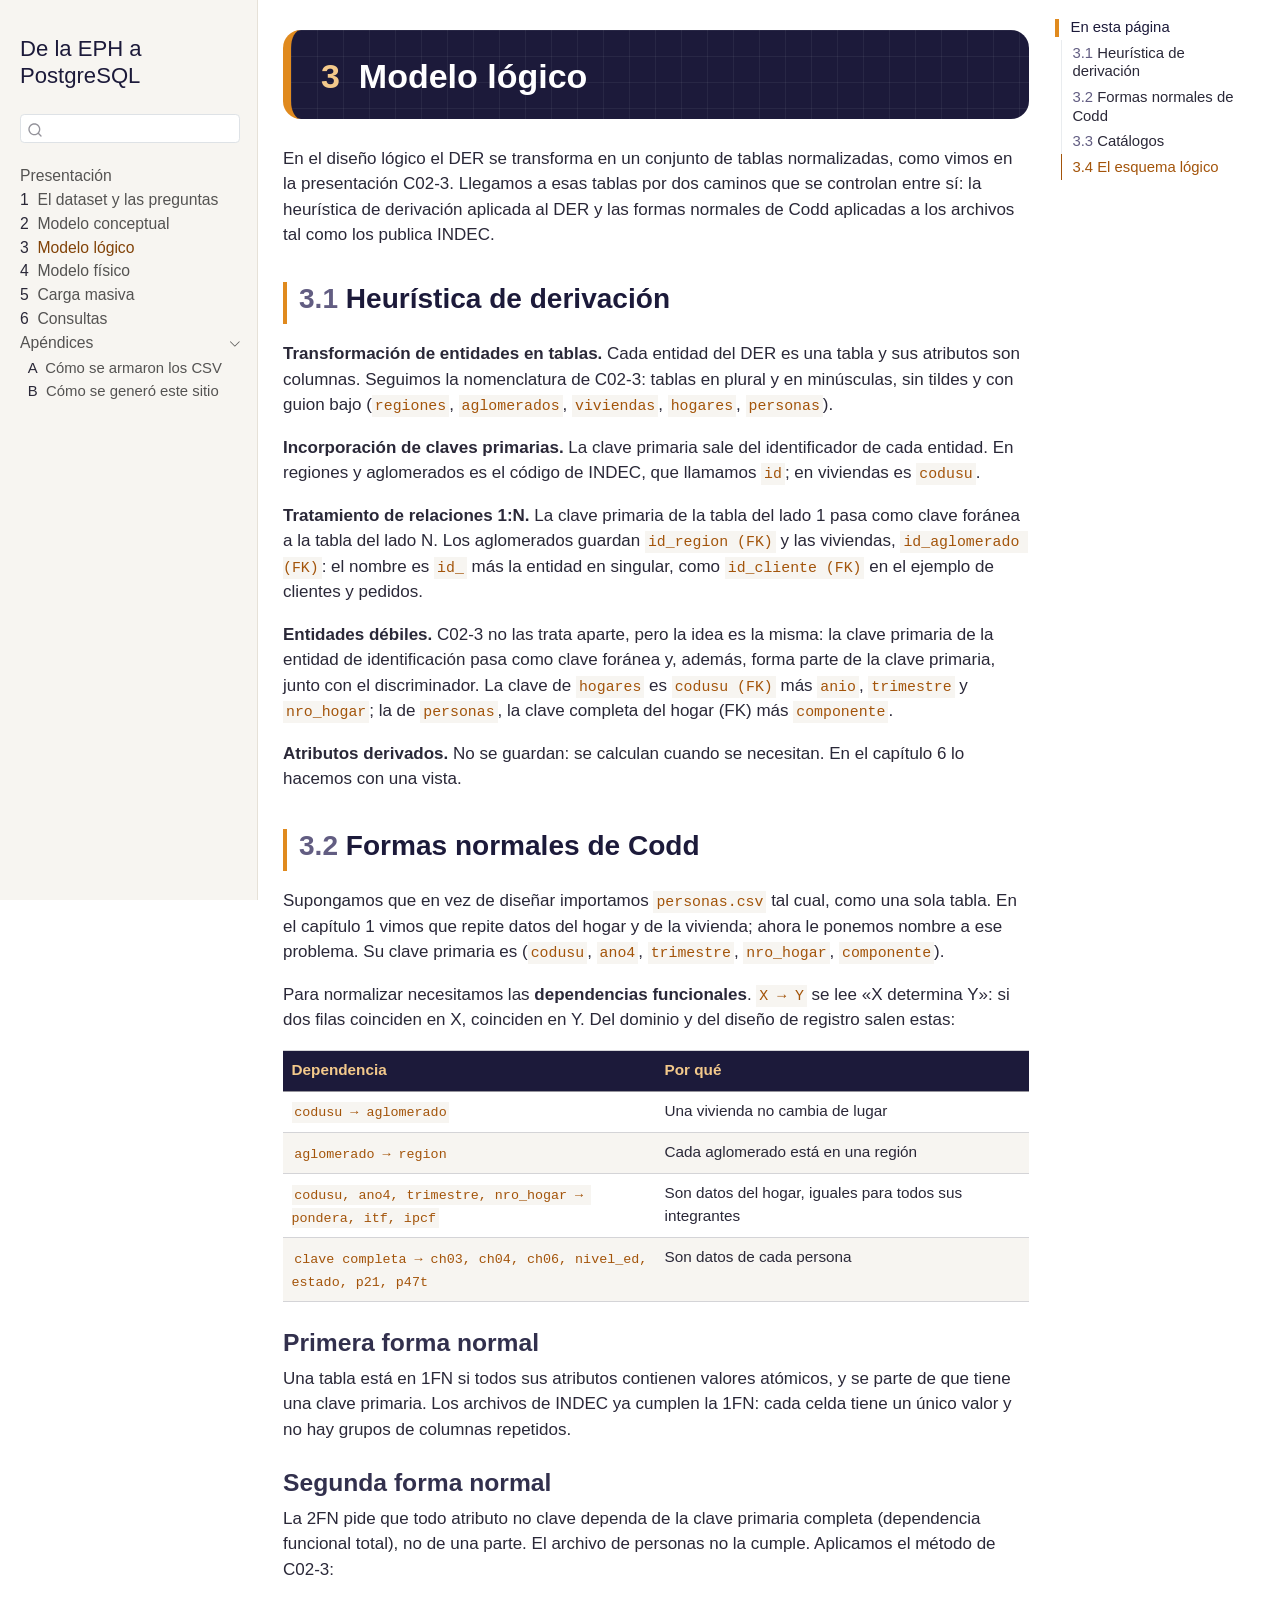
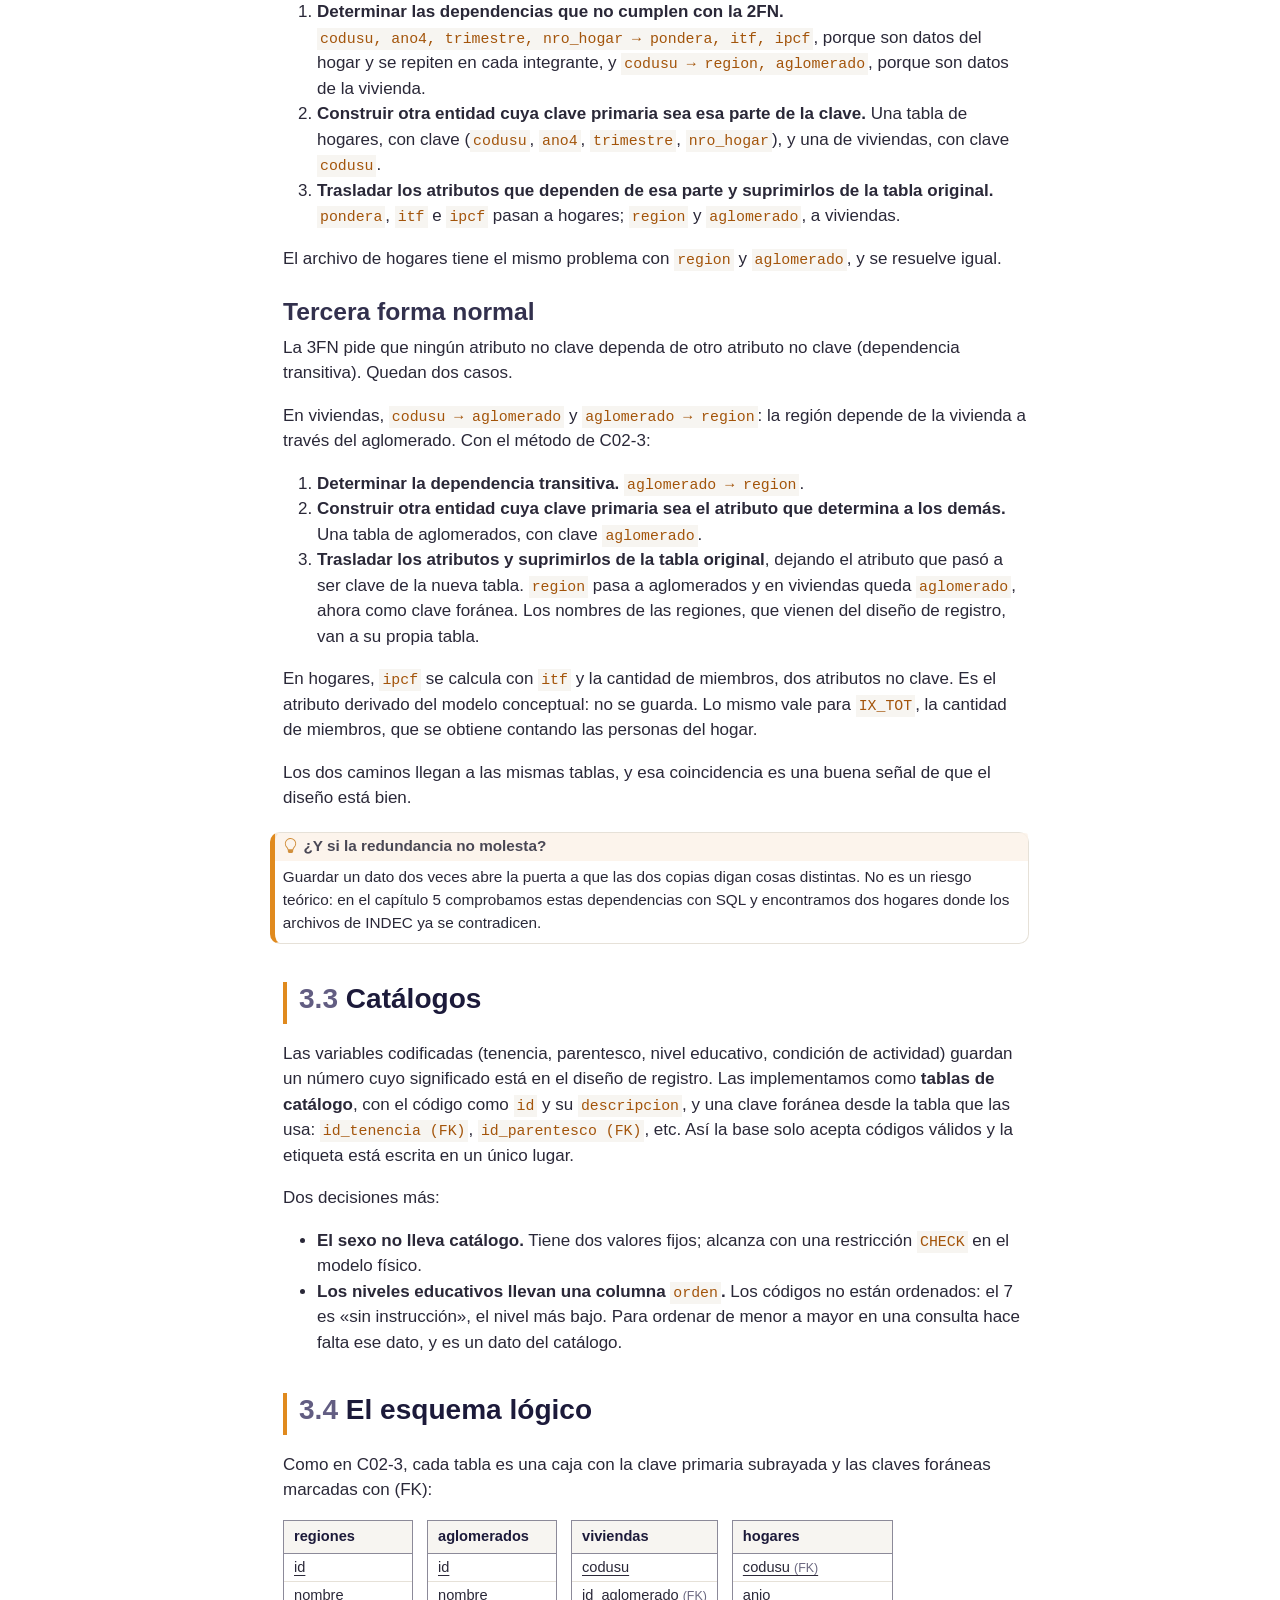
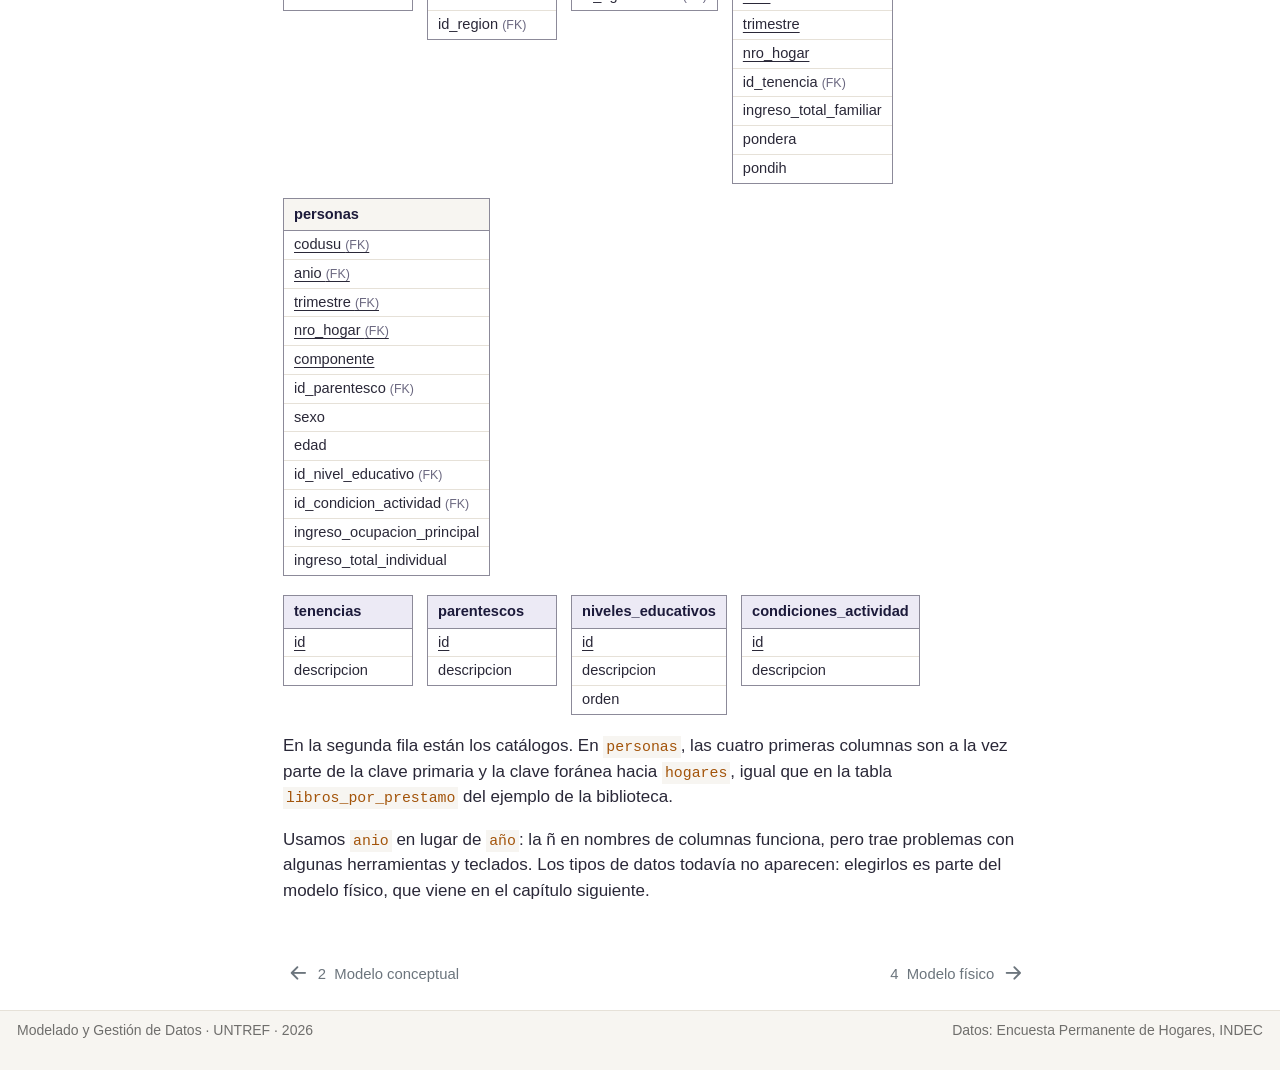
<file: guias/cuaderno-eph/03-logico.html>
<!DOCTYPE html>
<html xmlns="http://www.w3.org/1999/xhtml" lang="es" xml:lang="es"><head>

<meta charset="utf-8">
<meta name="generator" content="quarto-1.10.19">

<meta name="viewport" content="width=device-width, initial-scale=1.0, user-scalable=yes">


<title>3&nbsp; Modelo lógico – De la EPH a PostgreSQL</title>
<style>
/* Default styles provided by pandoc.
** See https://pandoc.org/MANUAL.html#variables-for-html for config info.
*/
span.smallcaps{font-variant: small-caps;}
div.columns{display: flex; gap: 1.5em;}
div.column{flex: auto;}
@media screen {
div.columns{gap: min(4vw, 1.5em);}
div.column{overflow-x: auto;}
}
div.hanging-indent{margin-left: 1.5em; text-indent: -1.5em;}
ul.task-list{list-style: none;}
ul.task-list li input[type="checkbox"] {
  width: 0.8em;
  margin: 0 0.8em 0.2em -1em; /* quarto-specific, see https://github.com/quarto-dev/quarto-cli/issues/4556 */ 
  vertical-align: middle;
}
</style>


<script src="site_libs/quarto-nav/quarto-nav.js"></script>
<script src="site_libs/quarto-nav/headroom.min.js"></script>
<script src="site_libs/clipboard/clipboard.min.js"></script>
<script src="site_libs/quarto-search/autocomplete.umd.js"></script>
<script src="site_libs/quarto-search/fuse.min.js"></script>
<script src="site_libs/quarto-search/quarto-search.js"></script>
<meta name="quarto:offset" content="./">
<link href="./04-fisico.html" rel="next">
<link href="./02-conceptual.html" rel="prev">
<script src="site_libs/quarto-html/quarto.js" type="module"></script>
<script src="site_libs/quarto-html/tabsets/tabsets.js" type="module"></script>
<script src="site_libs/quarto-html/popper.min.js"></script>
<script src="site_libs/quarto-html/tippy.umd.min.js"></script>
<script src="site_libs/quarto-html/anchor.min.js"></script>
<link href="site_libs/quarto-html/tippy.css" rel="stylesheet">
<link href="site_libs/quarto-html/quarto-syntax-highlighting-389c8454c5e4e6bc782f9b651a3c44a2.css" rel="stylesheet" id="quarto-text-highlighting-styles">
<script src="site_libs/bootstrap/bootstrap.min.js"></script>
<link href="site_libs/bootstrap/bootstrap-icons.css" rel="stylesheet">
<link href="site_libs/bootstrap/bootstrap-b44f78f901b27984fc33087947597b98.min.css" rel="stylesheet" append-hash="true" id="quarto-bootstrap" data-mode="light">
<script id="quarto-search-options" type="application/json">{
  "location": "sidebar",
  "copy-button": false,
  "collapse-after": 3,
  "panel-placement": "start",
  "type": "textbox",
  "limit": 50,
  "keyboard-shortcut": [
    "f",
    "/",
    "s"
  ],
  "show-item-context": false,
  "language": {
    "search-no-results-text": "No se han encontrado resultados",
    "search-matching-documents-text": "documentos encontrados",
    "search-copy-link-title": "Copiar el enlace en la búsqueda",
    "search-hide-matches-text": "Ocultar resultados adicionales",
    "search-more-match-text": "resultado adicional en este documento",
    "search-more-matches-text": "resultados adicionales en este documento",
    "search-clear-button-title": "Borrar",
    "search-text-placeholder": "",
    "search-detached-cancel-button-title": "Cancelar",
    "search-submit-button-title": "Enviar",
    "search-label": "Buscar"
  }
}</script>


</head>

<body class="nav-sidebar docked quarto-light">

<div id="quarto-search-results"></div>
  <header id="quarto-header" class="headroom fixed-top">
  <nav class="quarto-secondary-nav">
    <div class="container-fluid d-flex">
      <button type="button" class="quarto-btn-toggle btn" data-bs-toggle="collapse" role="button" data-bs-target=".quarto-sidebar-collapse-item" aria-controls="quarto-sidebar" aria-expanded="false" aria-label="Alternar barra lateral" onclick="if (window.quartoToggleHeadroom) { window.quartoToggleHeadroom(); }">
        <i class="bi bi-layout-text-sidebar-reverse"></i>
      </button>
        <nav class="quarto-page-breadcrumbs" aria-label="breadcrumb"><ol class="breadcrumb"><li class="breadcrumb-item"><a href="./03-logico.html"><span class="chapter-number">3</span>&nbsp; <span class="chapter-title">Modelo lógico</span></a></li></ol></nav>
        <a class="flex-grow-1" role="navigation" data-bs-toggle="collapse" data-bs-target=".quarto-sidebar-collapse-item" aria-controls="quarto-sidebar" aria-expanded="false" aria-label="Alternar barra lateral" onclick="if (window.quartoToggleHeadroom) { window.quartoToggleHeadroom(); }">      
        </a>
      <button type="button" class="btn quarto-search-button" aria-label="Buscar" onclick="window.quartoOpenSearch();">
        <i class="bi bi-search"></i>
      </button>
    </div>
  </nav>
</header>
<!-- content -->
<div id="quarto-content" class="quarto-container page-columns page-rows-contents page-layout-article">
<!-- sidebar -->
  <nav id="quarto-sidebar" class="sidebar collapse collapse-horizontal quarto-sidebar-collapse-item sidebar-navigation docked overflow-auto">
    <div class="pt-lg-2 mt-2 text-left sidebar-header">
    <div class="sidebar-title mb-0 py-0">
      <a href="./">De la EPH a PostgreSQL</a> 
    </div>
      </div>
        <div class="mt-2 flex-shrink-0 align-items-center">
        <div class="sidebar-search">
        <div id="quarto-search" class="" title="Buscar"></div>
        </div>
        </div>
    <div class="sidebar-menu-container"> 
    <ul class="list-unstyled mt-1">
        <li class="sidebar-item">
  <div class="sidebar-item-container"> 
  <a href="./index.html" class="sidebar-item-text sidebar-link">
 <span class="menu-text">Presentación</span></a>
  </div>
</li>
        <li class="sidebar-item">
  <div class="sidebar-item-container"> 
  <a href="./01-dataset.html" class="sidebar-item-text sidebar-link">
 <span class="menu-text"><span class="chapter-number">1</span>&nbsp; <span class="chapter-title">El dataset y las preguntas</span></span></a>
  </div>
</li>
        <li class="sidebar-item">
  <div class="sidebar-item-container"> 
  <a href="./02-conceptual.html" class="sidebar-item-text sidebar-link">
 <span class="menu-text"><span class="chapter-number">2</span>&nbsp; <span class="chapter-title">Modelo conceptual</span></span></a>
  </div>
</li>
        <li class="sidebar-item">
  <div class="sidebar-item-container"> 
  <a href="./03-logico.html" class="sidebar-item-text sidebar-link active">
 <span class="menu-text"><span class="chapter-number">3</span>&nbsp; <span class="chapter-title">Modelo lógico</span></span></a>
  </div>
</li>
        <li class="sidebar-item">
  <div class="sidebar-item-container"> 
  <a href="./04-fisico.html" class="sidebar-item-text sidebar-link">
 <span class="menu-text"><span class="chapter-number">4</span>&nbsp; <span class="chapter-title">Modelo físico</span></span></a>
  </div>
</li>
        <li class="sidebar-item">
  <div class="sidebar-item-container"> 
  <a href="./05-carga.html" class="sidebar-item-text sidebar-link">
 <span class="menu-text"><span class="chapter-number">5</span>&nbsp; <span class="chapter-title">Carga masiva</span></span></a>
  </div>
</li>
        <li class="sidebar-item">
  <div class="sidebar-item-container"> 
  <a href="./06-consultas.html" class="sidebar-item-text sidebar-link">
 <span class="menu-text"><span class="chapter-number">6</span>&nbsp; <span class="chapter-title">Consultas</span></span></a>
  </div>
</li>
        <li class="sidebar-item sidebar-item-section">
      <div class="sidebar-item-container"> 
            <a class="sidebar-item-text sidebar-link text-start" data-bs-toggle="collapse" data-bs-target="#quarto-sidebar-section-1" role="navigation" aria-expanded="true">
 <span class="menu-text">Apéndices</span></a>
          <a class="sidebar-item-toggle text-start" data-bs-toggle="collapse" data-bs-target="#quarto-sidebar-section-1" role="navigation" aria-expanded="true" aria-label="Alternar sección">
            <i class="bi bi-chevron-right ms-2"></i>
          </a> 
      </div>
      <ul id="quarto-sidebar-section-1" class="collapse list-unstyled sidebar-section depth1 show">  
          <li class="sidebar-item">
  <div class="sidebar-item-container"> 
  <a href="./apendice-csv.html" class="sidebar-item-text sidebar-link">
 <span class="menu-text"><span class="chapter-number">A</span>&nbsp; <span class="chapter-title">Cómo se armaron los CSV</span></span></a>
  </div>
</li>
          <li class="sidebar-item">
  <div class="sidebar-item-container"> 
  <a href="./apendice-sitio.html" class="sidebar-item-text sidebar-link">
 <span class="menu-text"><span class="chapter-number">B</span>&nbsp; <span class="chapter-title">Cómo se generó este sitio</span></span></a>
  </div>
</li>
      </ul>
  </li>
    </ul>
    </div>
</nav>
<div id="quarto-sidebar-glass" class="quarto-sidebar-collapse-item" data-bs-toggle="collapse" data-bs-target=".quarto-sidebar-collapse-item"></div>
<!-- margin-sidebar -->
    <div id="quarto-margin-sidebar" class="sidebar margin-sidebar">
        <nav id="TOC" role="doc-toc" class="toc-active">
    <h2 id="toc-title">En esta página</h2>
   
  <ul class="collapse">
  <li><a href="#heurística-de-derivación" id="toc-heurística-de-derivación" class="nav-link active" data-scroll-target="#heurística-de-derivación"><span class="header-section-number">3.1</span> Heurística de derivación</a></li>
  <li><a href="#formas-normales-de-codd" id="toc-formas-normales-de-codd" class="nav-link" data-scroll-target="#formas-normales-de-codd"><span class="header-section-number">3.2</span> Formas normales de Codd</a></li>
  <li><a href="#catálogos" id="toc-catálogos" class="nav-link" data-scroll-target="#catálogos"><span class="header-section-number">3.3</span> Catálogos</a></li>
  <li><a href="#el-esquema-lógico" id="toc-el-esquema-lógico" class="nav-link" data-scroll-target="#el-esquema-lógico"><span class="header-section-number">3.4</span> El esquema lógico</a></li>
  </ul>
</nav>
    </div>
<!-- main -->
<main class="content" id="quarto-document-content">

<header id="title-block-header" class="quarto-title-block default">
<div class="quarto-title">
<h1 class="title"><span id="sec-logico" class="quarto-section-identifier"><span class="chapter-number">3</span>&nbsp; <span class="chapter-title">Modelo lógico</span></span></h1>
</div>



<div class="quarto-title-meta">

    
  
    
  </div>
  


</header>


<p>En el diseño lógico el DER se transforma en un conjunto de tablas normalizadas, como vimos en la presentación C02-3. Llegamos a esas tablas por dos caminos que se controlan entre sí: la heurística de derivación aplicada al DER y las formas normales de Codd aplicadas a los archivos tal como los publica INDEC.</p>
<section id="heurística-de-derivación" class="level2" data-number="3.1">
<h2 data-number="3.1" class="anchored" data-anchor-id="heurística-de-derivación"><span class="header-section-number">3.1</span> Heurística de derivación</h2>
<p><strong>Transformación de entidades en tablas.</strong> Cada entidad del DER es una tabla y sus atributos son columnas. Seguimos la nomenclatura de C02-3: tablas en plural y en minúsculas, sin tildes y con guion bajo (<code>regiones</code>, <code>aglomerados</code>, <code>viviendas</code>, <code>hogares</code>, <code>personas</code>).</p>
<p><strong>Incorporación de claves primarias.</strong> La clave primaria sale del identificador de cada entidad. En regiones y aglomerados es el código de INDEC, que llamamos <code>id</code>; en viviendas es <code>codusu</code>.</p>
<p><strong>Tratamiento de relaciones 1:N.</strong> La clave primaria de la tabla del lado 1 pasa como clave foránea a la tabla del lado N. Los aglomerados guardan <code>id_region (FK)</code> y las viviendas, <code>id_aglomerado (FK)</code>: el nombre es <code>id_</code> más la entidad en singular, como <code>id_cliente (FK)</code> en el ejemplo de clientes y pedidos.</p>
<p><strong>Entidades débiles.</strong> C02-3 no las trata aparte, pero la idea es la misma: la clave primaria de la entidad de identificación pasa como clave foránea y, además, forma parte de la clave primaria, junto con el discriminador. La clave de <code>hogares</code> es <code>codusu (FK)</code> más <code>anio</code>, <code>trimestre</code> y <code>nro_hogar</code>; la de <code>personas</code>, la clave completa del hogar (FK) más <code>componente</code>.</p>
<p><strong>Atributos derivados.</strong> No se guardan: se calculan cuando se necesitan. En el capítulo 6 lo hacemos con una vista.</p>
</section>
<section id="formas-normales-de-codd" class="level2" data-number="3.2">
<h2 data-number="3.2" class="anchored" data-anchor-id="formas-normales-de-codd"><span class="header-section-number">3.2</span> Formas normales de Codd</h2>
<p>Supongamos que en vez de diseñar importamos <code>personas.csv</code> tal cual, como una sola tabla. En el capítulo 1 vimos que repite datos del hogar y de la vivienda; ahora le ponemos nombre a ese problema. Su clave primaria es (<code>codusu</code>, <code>ano4</code>, <code>trimestre</code>, <code>nro_hogar</code>, <code>componente</code>).</p>
<p>Para normalizar necesitamos las <strong>dependencias funcionales</strong>. <code>X → Y</code> se lee «X determina Y»: si dos filas coinciden en X, coinciden en Y. Del dominio y del diseño de registro salen estas:</p>
<table class="caption-top table">
<colgroup>
<col style="width: 50%">
<col style="width: 50%">
</colgroup>
<thead>
<tr class="header">
<th>Dependencia</th>
<th>Por qué</th>
</tr>
</thead>
<tbody>
<tr class="odd">
<td><code>codusu → aglomerado</code></td>
<td>Una vivienda no cambia de lugar</td>
</tr>
<tr class="even">
<td><code>aglomerado → region</code></td>
<td>Cada aglomerado está en una región</td>
</tr>
<tr class="odd">
<td><code>codusu, ano4, trimestre, nro_hogar → pondera, itf, ipcf</code></td>
<td>Son datos del hogar, iguales para todos sus integrantes</td>
</tr>
<tr class="even">
<td><code>clave completa → ch03, ch04, ch06, nivel_ed, estado, p21, p47t</code></td>
<td>Son datos de cada persona</td>
</tr>
</tbody>
</table>
<section id="primera-forma-normal" class="level3">
<h3 class="anchored" data-anchor-id="primera-forma-normal">Primera forma normal</h3>
<p>Una tabla está en 1FN si todos sus atributos contienen valores atómicos, y se parte de que tiene una clave primaria. Los archivos de INDEC ya cumplen la 1FN: cada celda tiene un único valor y no hay grupos de columnas repetidos.</p>
</section>
<section id="segunda-forma-normal" class="level3">
<h3 class="anchored" data-anchor-id="segunda-forma-normal">Segunda forma normal</h3>
<p>La 2FN pide que todo atributo no clave dependa de la clave primaria completa (dependencia funcional total), no de una parte. El archivo de personas no la cumple. Aplicamos el método de C02-3:</p>
<ol type="1">
<li><strong>Determinar las dependencias que no cumplen con la 2FN.</strong> <code>codusu, ano4, trimestre, nro_hogar → pondera, itf, ipcf</code>, porque son datos del hogar y se repiten en cada integrante, y <code>codusu → region, aglomerado</code>, porque son datos de la vivienda.</li>
<li><strong>Construir otra entidad cuya clave primaria sea esa parte de la clave.</strong> Una tabla de hogares, con clave (<code>codusu</code>, <code>ano4</code>, <code>trimestre</code>, <code>nro_hogar</code>), y una de viviendas, con clave <code>codusu</code>.</li>
<li><strong>Trasladar los atributos que dependen de esa parte y suprimirlos de la tabla original.</strong> <code>pondera</code>, <code>itf</code> e <code>ipcf</code> pasan a hogares; <code>region</code> y <code>aglomerado</code>, a viviendas.</li>
</ol>
<p>El archivo de hogares tiene el mismo problema con <code>region</code> y <code>aglomerado</code>, y se resuelve igual.</p>
</section>
<section id="tercera-forma-normal" class="level3">
<h3 class="anchored" data-anchor-id="tercera-forma-normal">Tercera forma normal</h3>
<p>La 3FN pide que ningún atributo no clave dependa de otro atributo no clave (dependencia transitiva). Quedan dos casos.</p>
<p>En viviendas, <code>codusu → aglomerado</code> y <code>aglomerado → region</code>: la región depende de la vivienda a través del aglomerado. Con el método de C02-3:</p>
<ol type="1">
<li><strong>Determinar la dependencia transitiva.</strong> <code>aglomerado → region</code>.</li>
<li><strong>Construir otra entidad cuya clave primaria sea el atributo que determina a los demás.</strong> Una tabla de aglomerados, con clave <code>aglomerado</code>.</li>
<li><strong>Trasladar los atributos y suprimirlos de la tabla original</strong>, dejando el atributo que pasó a ser clave de la nueva tabla. <code>region</code> pasa a aglomerados y en viviendas queda <code>aglomerado</code>, ahora como clave foránea. Los nombres de las regiones, que vienen del diseño de registro, van a su propia tabla.</li>
</ol>
<p>En hogares, <code>ipcf</code> se calcula con <code>itf</code> y la cantidad de miembros, dos atributos no clave. Es el atributo derivado del modelo conceptual: no se guarda. Lo mismo vale para <code>IX_TOT</code>, la cantidad de miembros, que se obtiene contando las personas del hogar.</p>
<p>Los dos caminos llegan a las mismas tablas, y esa coincidencia es una buena señal de que el diseño está bien.</p>
<div class="callout callout-style-default callout-tip callout-titled">
<div class="callout-header d-flex align-content-center">
<div class="callout-icon-container">
<i class="callout-icon"></i>
</div>
<div class="callout-title-container flex-fill">
<span class="screen-reader-only">Tip</span>¿Y si la redundancia no molesta?
</div>
</div>
<div class="callout-body-container callout-body">
<p>Guardar un dato dos veces abre la puerta a que las dos copias digan cosas distintas. No es un riesgo teórico: en el capítulo 5 comprobamos estas dependencias con SQL y encontramos dos hogares donde los archivos de INDEC ya se contradicen.</p>
</div>
</div>
</section>
</section>
<section id="catálogos" class="level2" data-number="3.3">
<h2 data-number="3.3" class="anchored" data-anchor-id="catálogos"><span class="header-section-number">3.3</span> Catálogos</h2>
<p>Las variables codificadas (tenencia, parentesco, nivel educativo, condición de actividad) guardan un número cuyo significado está en el diseño de registro. Las implementamos como <strong>tablas de catálogo</strong>, con el código como <code>id</code> y su <code>descripcion</code>, y una clave foránea desde la tabla que las usa: <code>id_tenencia (FK)</code>, <code>id_parentesco (FK)</code>, etc. Así la base solo acepta códigos válidos y la etiqueta está escrita en un único lugar.</p>
<p>Dos decisiones más:</p>
<ul>
<li><strong>El sexo no lleva catálogo.</strong> Tiene dos valores fijos; alcanza con una restricción <code>CHECK</code> en el modelo físico.</li>
<li><strong>Los niveles educativos llevan una columna <code>orden</code>.</strong> Los códigos no están ordenados: el 7 es «sin instrucción», el nivel más bajo. Para ordenar de menor a mayor en una consulta hace falta ese dato, y es un dato del catálogo.</li>
</ul>
</section>
<section id="el-esquema-lógico" class="level2" data-number="3.4">
<h2 data-number="3.4" class="anchored" data-anchor-id="el-esquema-lógico"><span class="header-section-number">3.4</span> El esquema lógico</h2>
<p>Como en C02-3, cada tabla es una caja con la clave primaria subrayada y las claves foráneas marcadas con (FK):</p>
<div class="esquema-logico">
  <div class="tabla-logica"><div class="tl-nombre">regiones</div>
    <div class="tl-col tl-pk">id</div><div class="tl-col">nombre</div></div>
  <div class="tabla-logica"><div class="tl-nombre">aglomerados</div>
    <div class="tl-col tl-pk">id</div><div class="tl-col">nombre</div>
    <div class="tl-col">id_region <span class="tl-fk">(FK)</span></div></div>
  <div class="tabla-logica"><div class="tl-nombre">viviendas</div>
    <div class="tl-col tl-pk">codusu</div>
    <div class="tl-col">id_aglomerado <span class="tl-fk">(FK)</span></div></div>
  <div class="tabla-logica"><div class="tl-nombre">hogares</div>
    <div class="tl-col tl-pk">codusu <span class="tl-fk">(FK)</span></div>
    <div class="tl-col tl-pk">anio</div><div class="tl-col tl-pk">trimestre</div>
    <div class="tl-col tl-pk">nro_hogar</div>
    <div class="tl-col">id_tenencia <span class="tl-fk">(FK)</span></div>
    <div class="tl-col">ingreso_total_familiar</div><div class="tl-col">pondera</div>
    <div class="tl-col">pondih</div></div>
  <div class="tabla-logica"><div class="tl-nombre">personas</div>
    <div class="tl-col tl-pk">codusu <span class="tl-fk">(FK)</span></div>
    <div class="tl-col tl-pk">anio <span class="tl-fk">(FK)</span></div>
    <div class="tl-col tl-pk">trimestre <span class="tl-fk">(FK)</span></div>
    <div class="tl-col tl-pk">nro_hogar <span class="tl-fk">(FK)</span></div>
    <div class="tl-col tl-pk">componente</div>
    <div class="tl-col">id_parentesco <span class="tl-fk">(FK)</span></div>
    <div class="tl-col">sexo</div><div class="tl-col">edad</div>
    <div class="tl-col">id_nivel_educativo <span class="tl-fk">(FK)</span></div>
    <div class="tl-col">id_condicion_actividad <span class="tl-fk">(FK)</span></div>
    <div class="tl-col">ingreso_ocupacion_principal</div>
    <div class="tl-col">ingreso_total_individual</div></div>
</div>
<div class="esquema-logico">
  <div class="tabla-logica tl-catalogo"><div class="tl-nombre">tenencias</div>
    <div class="tl-col tl-pk">id</div><div class="tl-col">descripcion</div></div>
  <div class="tabla-logica tl-catalogo"><div class="tl-nombre">parentescos</div>
    <div class="tl-col tl-pk">id</div><div class="tl-col">descripcion</div></div>
  <div class="tabla-logica tl-catalogo"><div class="tl-nombre">niveles_educativos</div>
    <div class="tl-col tl-pk">id</div><div class="tl-col">descripcion</div>
    <div class="tl-col">orden</div></div>
  <div class="tabla-logica tl-catalogo"><div class="tl-nombre">condiciones_actividad</div>
    <div class="tl-col tl-pk">id</div><div class="tl-col">descripcion</div></div>
</div>
<p>En la segunda fila están los catálogos. En <code>personas</code>, las cuatro primeras columnas son a la vez parte de la clave primaria y la clave foránea hacia <code>hogares</code>, igual que en la tabla <code>libros_por_prestamo</code> del ejemplo de la biblioteca.</p>
<p>Usamos <code>anio</code> en lugar de <code>año</code>: la ñ en nombres de columnas funciona, pero trae problemas con algunas herramientas y teclados. Los tipos de datos todavía no aparecen: elegirlos es parte del modelo físico, que viene en el capítulo siguiente.</p>


</section>

</main> <!-- /main -->
<script id="quarto-html-after-body" type="application/javascript">
  window.document.addEventListener("DOMContentLoaded", function (event) {
    const icon = "";
    const anchorJS = new window.AnchorJS();
    anchorJS.options = {
      placement: 'right',
      icon: icon
    };
    anchorJS.add('.anchored');
    const isCodeAnnotation = (el) => {
      for (const clz of el.classList) {
        if (clz.startsWith('code-annotation-')) {                     
          return true;
        }
      }
      return false;
    }
    const onCopySuccess = function(e) {
      // button target
      const button = e.trigger;
      // don't keep focus
      button.blur();
      // flash "checked"
      button.classList.add('code-copy-button-checked');
      var currentTitle = button.getAttribute("title");
      button.setAttribute("title", "Copiado");
      let tooltip;
      if (window.bootstrap) {
        button.setAttribute("data-bs-toggle", "tooltip");
        button.setAttribute("data-bs-placement", "left");
        button.setAttribute("data-bs-title", "Copiado");
        tooltip = new bootstrap.Tooltip(button, 
          { trigger: "manual", 
            customClass: "code-copy-button-tooltip",
            offset: [0, -8]});
        tooltip.show();    
      }
      setTimeout(function() {
        if (tooltip) {
          tooltip.hide();
          button.removeAttribute("data-bs-title");
          button.removeAttribute("data-bs-toggle");
          button.removeAttribute("data-bs-placement");
        }
        button.setAttribute("title", currentTitle);
        button.classList.remove('code-copy-button-checked');
      }, 1000);
      // clear code selection
      e.clearSelection();
    }
    const getTextToCopy = function(trigger) {
      const outerScaffold = trigger.parentElement.cloneNode(true);
      const codeEl = outerScaffold.querySelector('code');
      for (const childEl of codeEl.children) {
        if (isCodeAnnotation(childEl)) {
          childEl.remove();
        }
      }
      return codeEl.innerText;
    }
    const clipboard = new window.ClipboardJS('.code-copy-button:not([data-in-quarto-modal])', {
      text: getTextToCopy
    });
    clipboard.on('success', onCopySuccess);
    if (window.document.getElementById('quarto-embedded-source-code-modal')) {
      const clipboardModal = new window.ClipboardJS('.code-copy-button[data-in-quarto-modal]', {
        text: getTextToCopy,
        container: window.document.getElementById('quarto-embedded-source-code-modal')
      });
      clipboardModal.on('success', onCopySuccess);
    }
      var localhostRegex = new RegExp(/^(?:http|https):\/\/localhost\:?[0-9]*\//);
      var mailtoRegex = new RegExp(/^mailto:/);
        var filterRegex = new RegExp('/' + window.location.host + '/');
      var isInternal = (href) => {
          return filterRegex.test(href) || localhostRegex.test(href) || mailtoRegex.test(href);
      }
      // Inspect non-navigation links and adorn them if external
     var links = window.document.querySelectorAll('a[href]:not(.nav-link):not(.navbar-brand):not(.toc-action):not(.sidebar-link):not(.sidebar-item-toggle):not(.pagination-link):not(.no-external):not([aria-hidden]):not(.dropdown-item):not(.quarto-navigation-tool):not(.about-link)');
      for (var i=0; i<links.length; i++) {
        const link = links[i];
        if (!isInternal(link.href)) {
          // undo the damage that might have been done by quarto-nav.js in the case of
          // links that we want to consider external
          if (link.dataset.originalHref !== undefined) {
            link.href = link.dataset.originalHref;
          }
        }
      }
    function tippyHover(el, contentFn, onTriggerFn, onUntriggerFn) {
      const config = {
        allowHTML: true,
        maxWidth: 500,
        delay: 100,
        arrow: false,
        appendTo: function(el) {
            return el.parentElement;
        },
        interactive: true,
        interactiveBorder: 10,
        theme: 'quarto',
        placement: 'bottom-start',
      };
      if (contentFn) {
        config.content = contentFn;
      }
      if (onTriggerFn) {
        config.onTrigger = onTriggerFn;
      }
      if (onUntriggerFn) {
        config.onUntrigger = onUntriggerFn;
      }
      window.tippy(el, config); 
    }
    const noterefs = window.document.querySelectorAll('a[role="doc-noteref"]');
    for (var i=0; i<noterefs.length; i++) {
      const ref = noterefs[i];
      tippyHover(ref, function() {
        // use id or data attribute instead here
        let href = ref.getAttribute('data-footnote-href') || ref.getAttribute('href');
        try { href = new URL(href).hash; } catch {}
        const id = href.replace(/^#\/?/, "");
        const note = window.document.getElementById(id);
        if (note) {
          return note.innerHTML;
        } else {
          return "";
        }
      });
    }
    const xrefs = window.document.querySelectorAll('a.quarto-xref');
    const processXRef = (id, note) => {
      // Strip column container classes
      const stripColumnClz = (el) => {
        el.classList.remove("page-full", "page-columns");
        if (el.children) {
          for (const child of el.children) {
            stripColumnClz(child);
          }
        }
      }
      stripColumnClz(note)
      if (id === null || id.startsWith('sec-')) {
        // Special case sections, only their first couple elements
        const container = document.createElement("div");
        if (note.children && note.children.length > 2) {
          container.appendChild(note.children[0].cloneNode(true));
          for (let i = 1; i < note.children.length; i++) {
            const child = note.children[i];
            if (child.tagName === "P" && child.innerText === "") {
              continue;
            } else {
              container.appendChild(child.cloneNode(true));
              break;
            }
          }
          if (window.Quarto?.typesetMath) {
            window.Quarto.typesetMath(container);
          }
          return container.innerHTML
        } else {
          if (window.Quarto?.typesetMath) {
            window.Quarto.typesetMath(note);
          }
          return note.innerHTML;
        }
      } else {
        // Remove any anchor links if they are present
        const anchorLink = note.querySelector('a.anchorjs-link');
        if (anchorLink) {
          anchorLink.remove();
        }
        if (window.Quarto?.typesetMath) {
          window.Quarto.typesetMath(note);
        }
        if (note.classList.contains("callout")) {
          return note.outerHTML;
        } else {
          return note.innerHTML;
        }
      }
    }
    for (var i=0; i<xrefs.length; i++) {
      const xref = xrefs[i];
      tippyHover(xref, undefined, function(instance) {
        instance.disable();
        let url = xref.getAttribute('href');
        let hash = undefined; 
        if (url.startsWith('#')) {
          hash = url;
        } else {
          try { hash = new URL(url).hash; } catch {}
        }
        if (hash) {
          const id = hash.replace(/^#\/?/, "");
          const note = window.document.getElementById(id);
          if (note !== null) {
            try {
              const html = processXRef(id, note.cloneNode(true));
              instance.setContent(html);
            } finally {
              instance.enable();
              instance.show();
            }
          } else {
            // See if we can fetch this
            fetch(url.split('#')[0])
            .then(res => res.text())
            .then(html => {
              const parser = new DOMParser();
              const htmlDoc = parser.parseFromString(html, "text/html");
              const note = htmlDoc.getElementById(id);
              if (note !== null) {
                const html = processXRef(id, note);
                instance.setContent(html);
              } 
            }).finally(() => {
              instance.enable();
              instance.show();
            });
          }
        } else {
          // See if we can fetch a full url (with no hash to target)
          // This is a special case and we should probably do some content thinning / targeting
          fetch(url)
          .then(res => res.text())
          .then(html => {
            const parser = new DOMParser();
            const htmlDoc = parser.parseFromString(html, "text/html");
            const note = htmlDoc.querySelector('main.content');
            if (note !== null) {
              // This should only happen for chapter cross references
              // (since there is no id in the URL)
              // remove the first header
              if (note.children.length > 0 && note.children[0].tagName === "HEADER") {
                note.children[0].remove();
              }
              const html = processXRef(null, note);
              instance.setContent(html);
            } 
          }).finally(() => {
            instance.enable();
            instance.show();
          });
        }
      }, function(instance) {
      });
    }
        let selectedAnnoteEl;
        const selectorForAnnotation = ( cell, annotation) => {
          let cellAttr = 'data-code-cell="' + cell + '"';
          let lineAttr = 'data-code-annotation="' +  annotation + '"';
          const selector = 'span[' + cellAttr + '][' + lineAttr + ']';
          return selector;
        }
        const selectCodeLines = (annoteEl) => {
          const doc = window.document;
          const targetCell = annoteEl.getAttribute("data-target-cell");
          const targetAnnotation = annoteEl.getAttribute("data-target-annotation");
          const annoteSpan = window.document.querySelector(selectorForAnnotation(targetCell, targetAnnotation));
          const lines = annoteSpan.getAttribute("data-code-lines").split(",");
          const lineIds = lines.map((line) => {
            return targetCell + "-" + line;
          })
          let top = null;
          let height = null;
          let parent = null;
          if (lineIds.length > 0) {
              //compute the position of the single el (top and bottom and make a div)
              const el = window.document.getElementById(lineIds[0]);
              top = el.offsetTop;
              height = el.offsetHeight;
              parent = el.parentElement.parentElement;
            if (lineIds.length > 1) {
              const lastEl = window.document.getElementById(lineIds[lineIds.length - 1]);
              const bottom = lastEl.offsetTop + lastEl.offsetHeight;
              height = bottom - top;
            }
            if (top !== null && height !== null && parent !== null) {
              // cook up a div (if necessary) and position it 
              let div = window.document.getElementById("code-annotation-line-highlight");
              if (div === null) {
                div = window.document.createElement("div");
                div.setAttribute("id", "code-annotation-line-highlight");
                div.style.position = 'absolute';
                parent.appendChild(div);
              }
              div.style.top = top - 2 + "px";
              div.style.height = height + 4 + "px";
              div.style.left = 0;
              let gutterDiv = window.document.getElementById("code-annotation-line-highlight-gutter");
              if (gutterDiv === null) {
                gutterDiv = window.document.createElement("div");
                gutterDiv.setAttribute("id", "code-annotation-line-highlight-gutter");
                gutterDiv.style.position = 'absolute';
                const codeCell = window.document.getElementById(targetCell);
                const gutter = codeCell.querySelector('.code-annotation-gutter');
                gutter.appendChild(gutterDiv);
              }
              gutterDiv.style.top = top - 2 + "px";
              gutterDiv.style.height = height + 4 + "px";
            }
            selectedAnnoteEl = annoteEl;
          }
        };
        const unselectCodeLines = () => {
          const elementsIds = ["code-annotation-line-highlight", "code-annotation-line-highlight-gutter"];
          elementsIds.forEach((elId) => {
            const div = window.document.getElementById(elId);
            if (div) {
              div.remove();
            }
          });
          selectedAnnoteEl = undefined;
        };
          // Handle positioning of the toggle
      window.addEventListener(
        "resize",
        throttle(() => {
          elRect = undefined;
          if (selectedAnnoteEl) {
            selectCodeLines(selectedAnnoteEl);
          }
        }, 10)
      );
      function throttle(fn, ms) {
      let throttle = false;
      let timer;
        return (...args) => {
          if(!throttle) { // first call gets through
              fn.apply(this, args);
              throttle = true;
          } else { // all the others get throttled
              if(timer) clearTimeout(timer); // cancel #2
              timer = setTimeout(() => {
                fn.apply(this, args);
                timer = throttle = false;
              }, ms);
          }
        };
      }
        // Attach click handler to the DT
        const annoteDls = window.document.querySelectorAll('dt[data-target-cell]');
        for (const annoteDlNode of annoteDls) {
          annoteDlNode.addEventListener('click', (event) => {
            const clickedEl = event.target;
            if (clickedEl !== selectedAnnoteEl) {
              unselectCodeLines();
              const activeEl = window.document.querySelector('dt[data-target-cell].code-annotation-active');
              if (activeEl) {
                activeEl.classList.remove('code-annotation-active');
              }
              selectCodeLines(clickedEl);
              clickedEl.classList.add('code-annotation-active');
            } else {
              // Unselect the line
              unselectCodeLines();
              clickedEl.classList.remove('code-annotation-active');
            }
          });
        }
    const findCites = (el) => {
      const parentEl = el.parentElement;
      if (parentEl) {
        const cites = parentEl.dataset.cites;
        if (cites) {
          return {
            el,
            cites: cites.split(' ')
          };
        } else {
          return findCites(el.parentElement)
        }
      } else {
        return undefined;
      }
    };
    var bibliorefs = window.document.querySelectorAll('a[role="doc-biblioref"]');
    for (var i=0; i<bibliorefs.length; i++) {
      const ref = bibliorefs[i];
      const citeInfo = findCites(ref);
      if (citeInfo) {
        tippyHover(citeInfo.el, function() {
          var popup = window.document.createElement('div');
          citeInfo.cites.forEach(function(cite) {
            var citeDiv = window.document.createElement('div');
            citeDiv.classList.add('hanging-indent');
            citeDiv.classList.add('csl-entry');
            var biblioDiv = window.document.getElementById('ref-' + cite);
            if (biblioDiv) {
              citeDiv.innerHTML = biblioDiv.innerHTML;
            }
            popup.appendChild(citeDiv);
          });
          return popup.innerHTML;
        });
      }
    }
  });
  </script>
<nav class="page-navigation">
  <div class="nav-page nav-page-previous">
      <a href="./02-conceptual.html" class="pagination-link" aria-label="Modelo conceptual">
        <i class="bi bi-arrow-left-short"></i> <span class="nav-page-text"><span class="chapter-number">2</span>&nbsp; <span class="chapter-title">Modelo conceptual</span></span>
      </a>          
  </div>
  <div class="nav-page nav-page-next">
      <a href="./04-fisico.html" class="pagination-link" aria-label="Modelo físico">
        <span class="nav-page-text"><span class="chapter-number">4</span>&nbsp; <span class="chapter-title">Modelo físico</span></span> <i class="bi bi-arrow-right-short"></i>
      </a>
  </div>
</nav>
</div> <!-- /content -->
<footer class="footer">
  <div class="nav-footer">
    <div class="nav-footer-left">
<p>Modelado y Gestión de Datos · UNTREF · 2026</p>
</div>   
    <div class="nav-footer-center">
      &nbsp;
    </div>
    <div class="nav-footer-right">
<p>Datos: Encuesta Permanente de Hogares, INDEC</p>
</div>
  </div>
</footer>




</body></html>
</file>
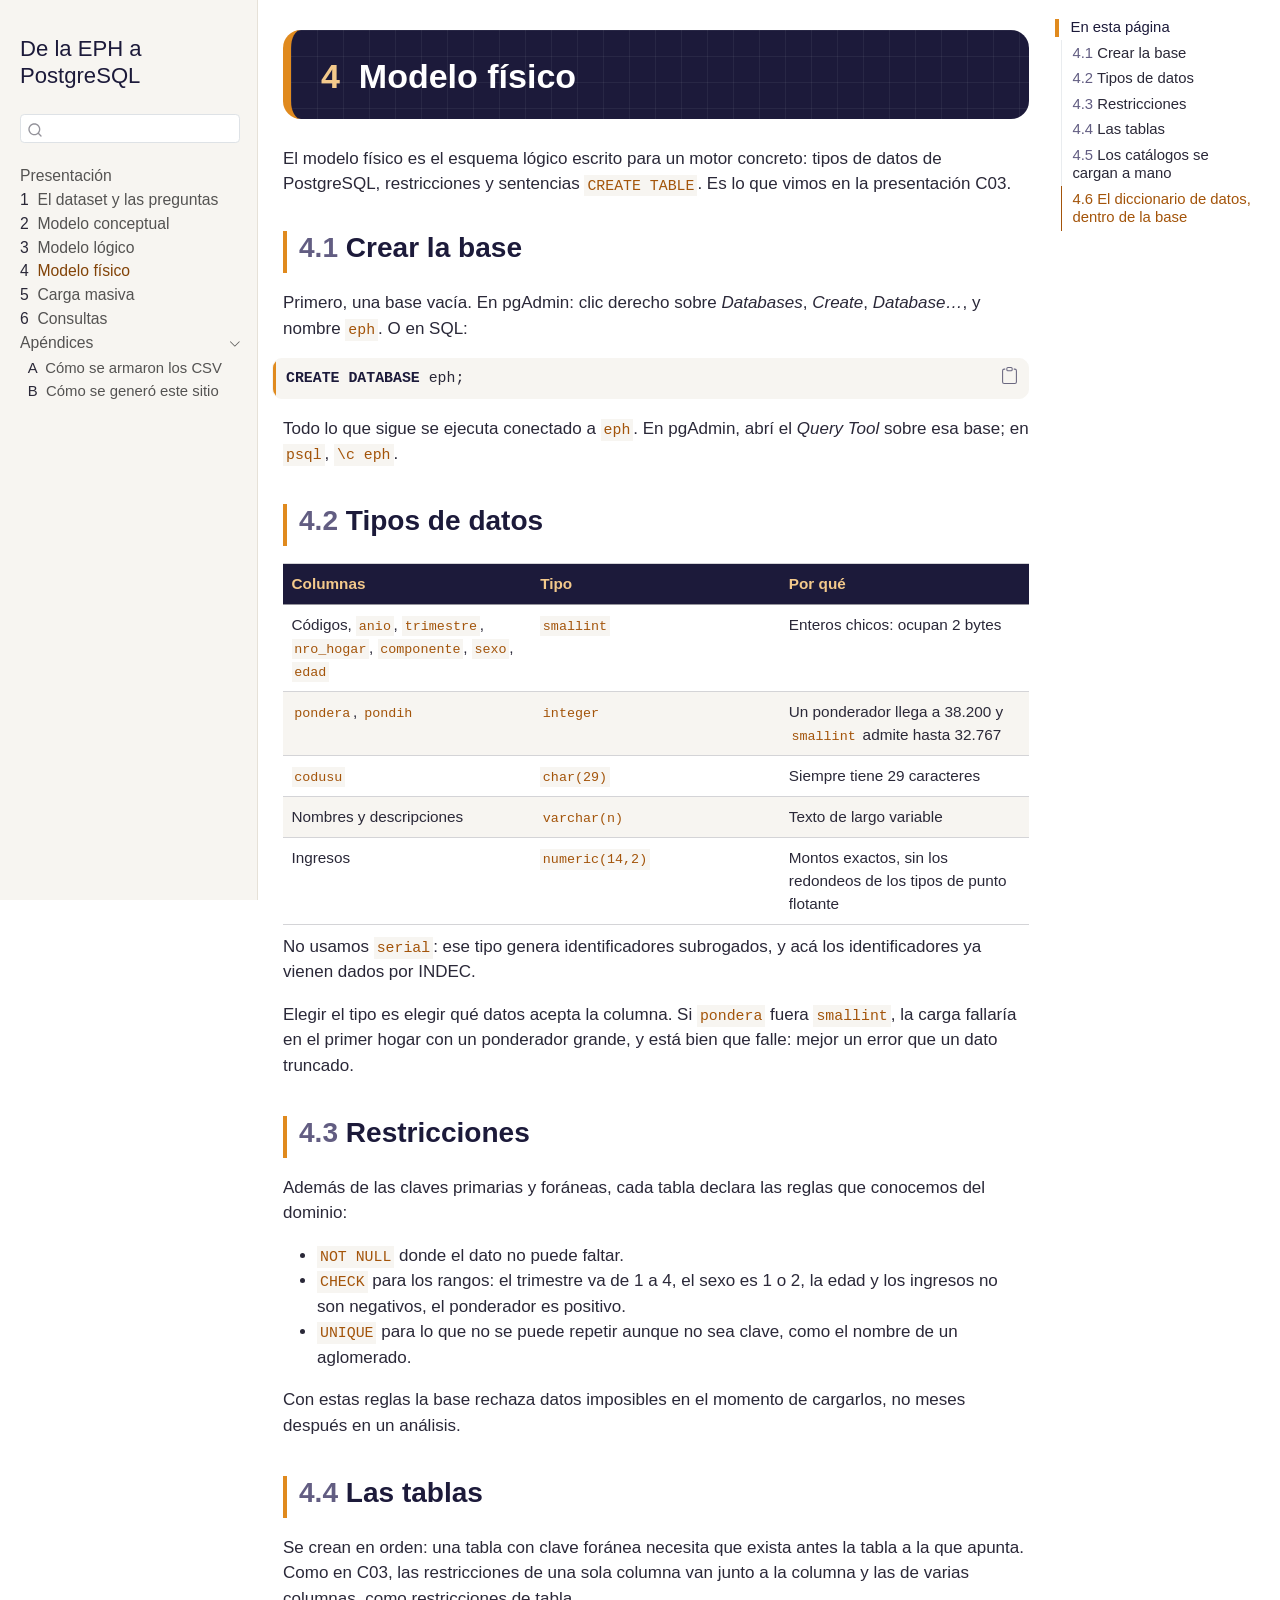
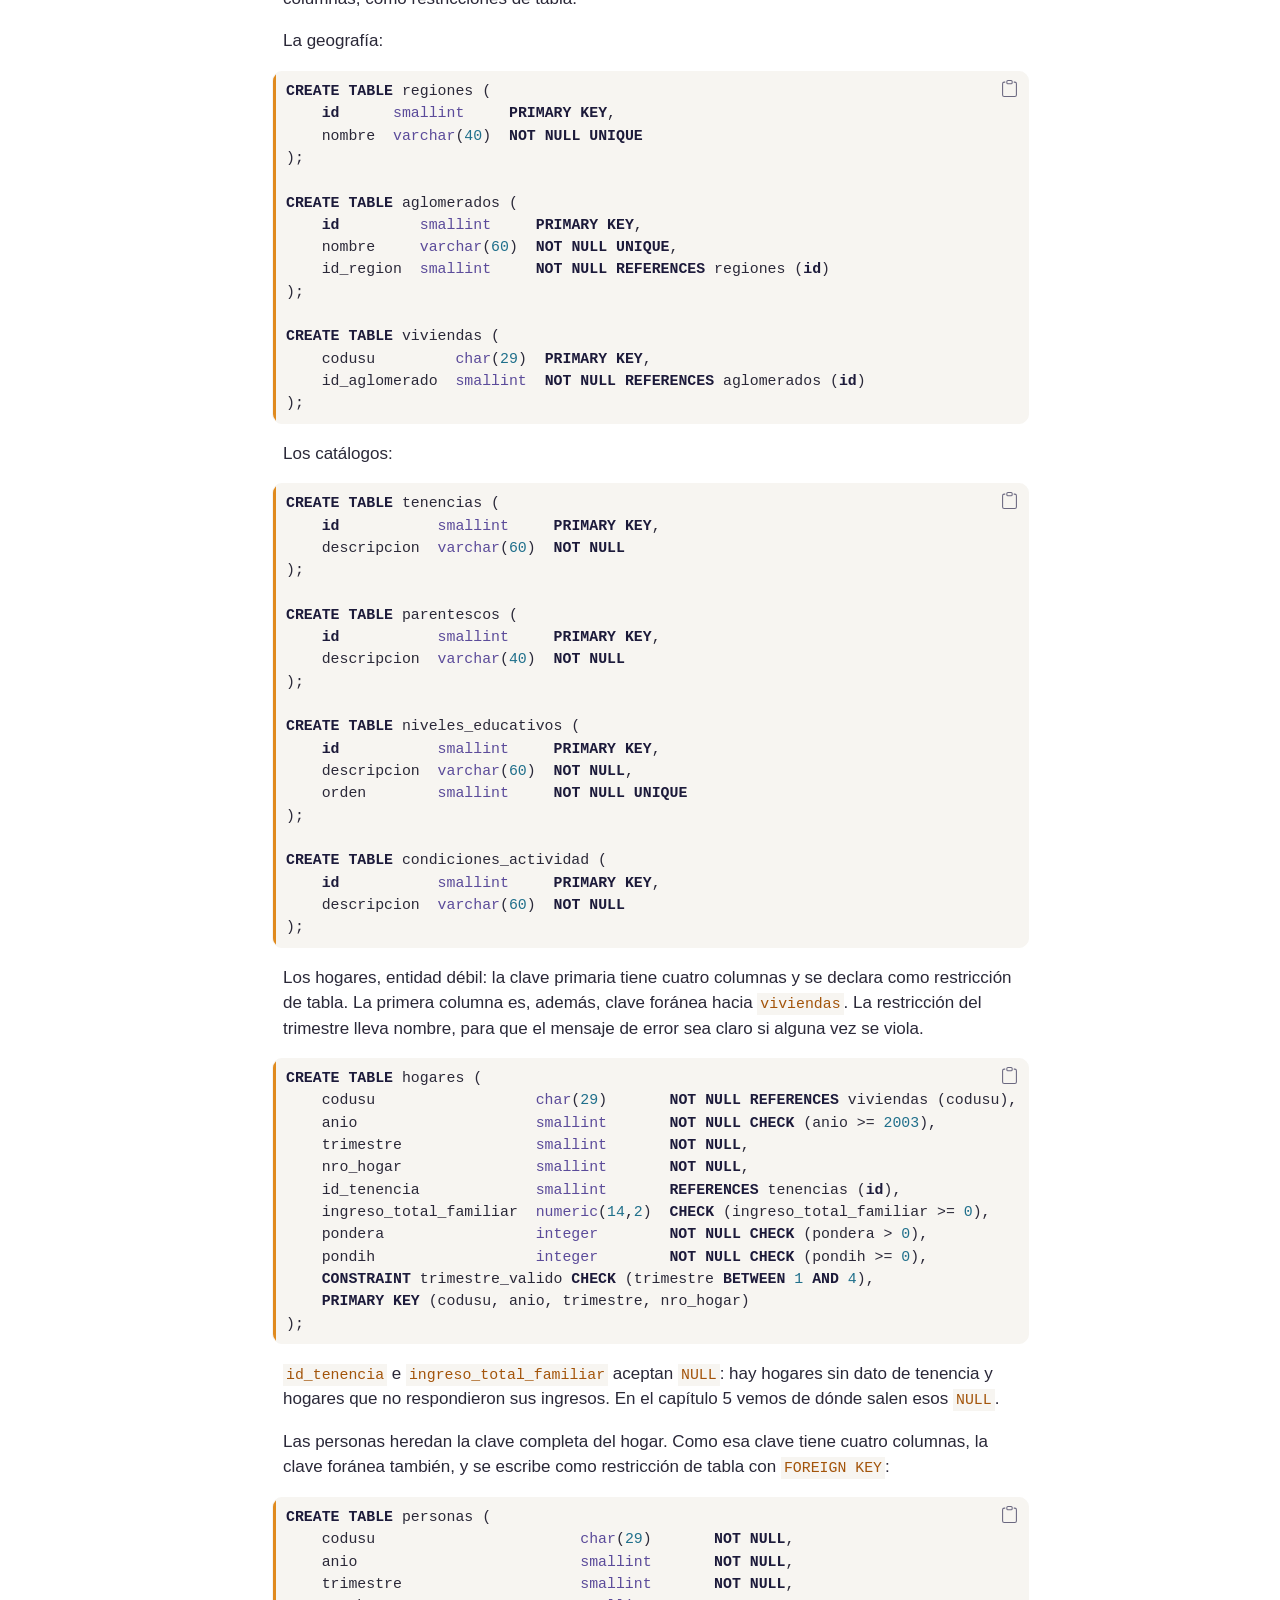
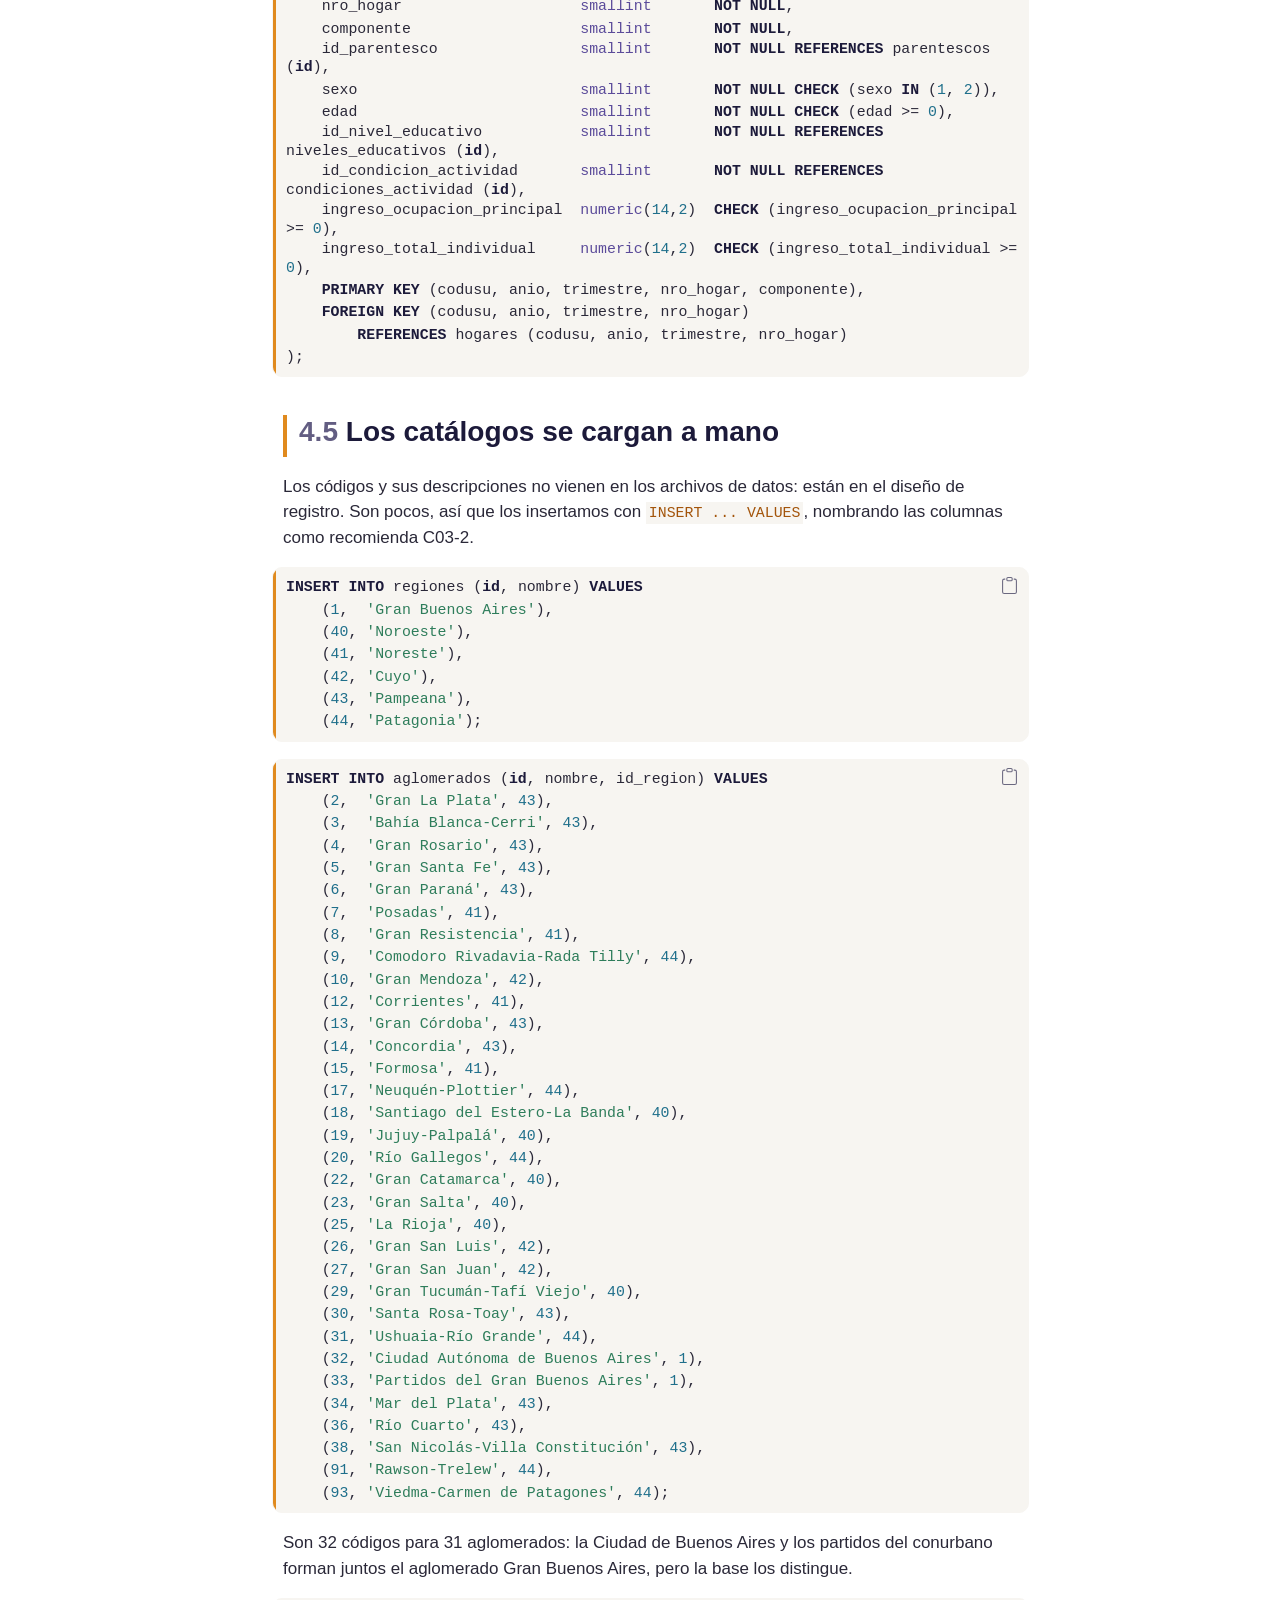
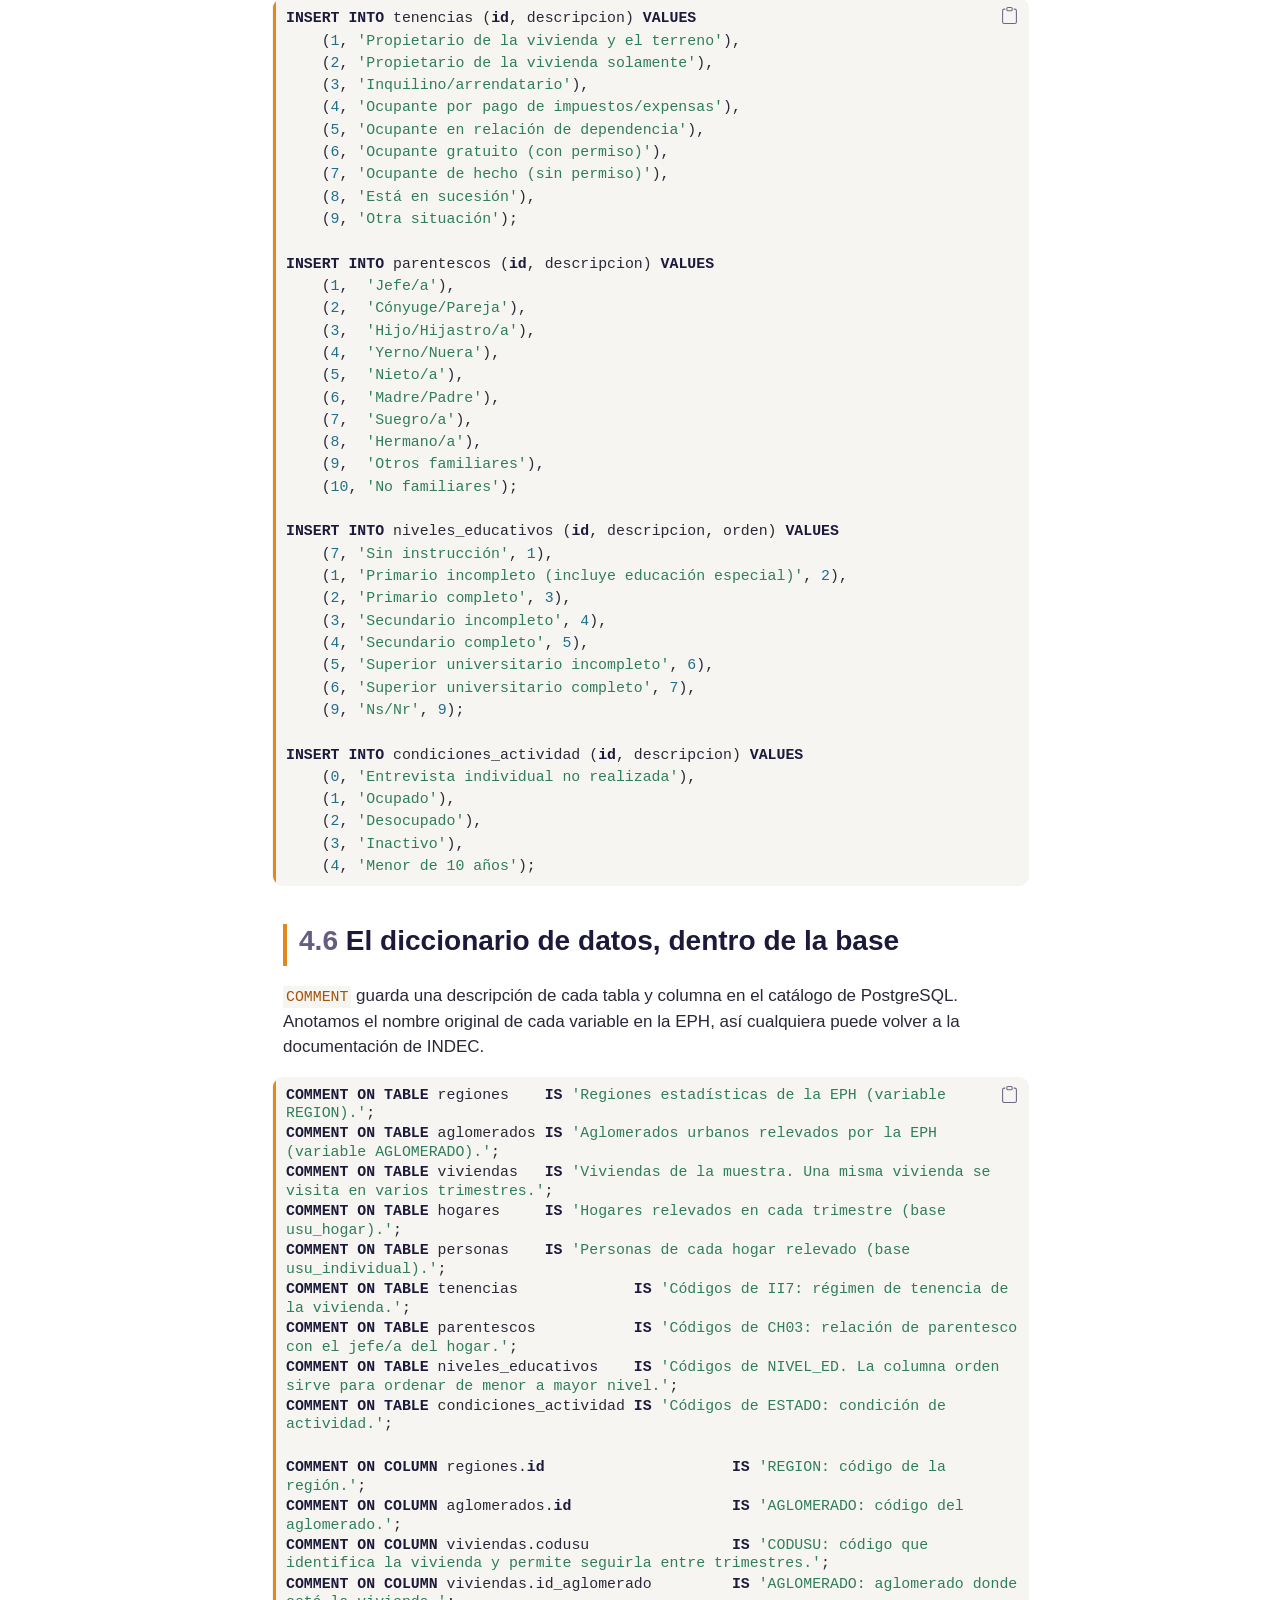
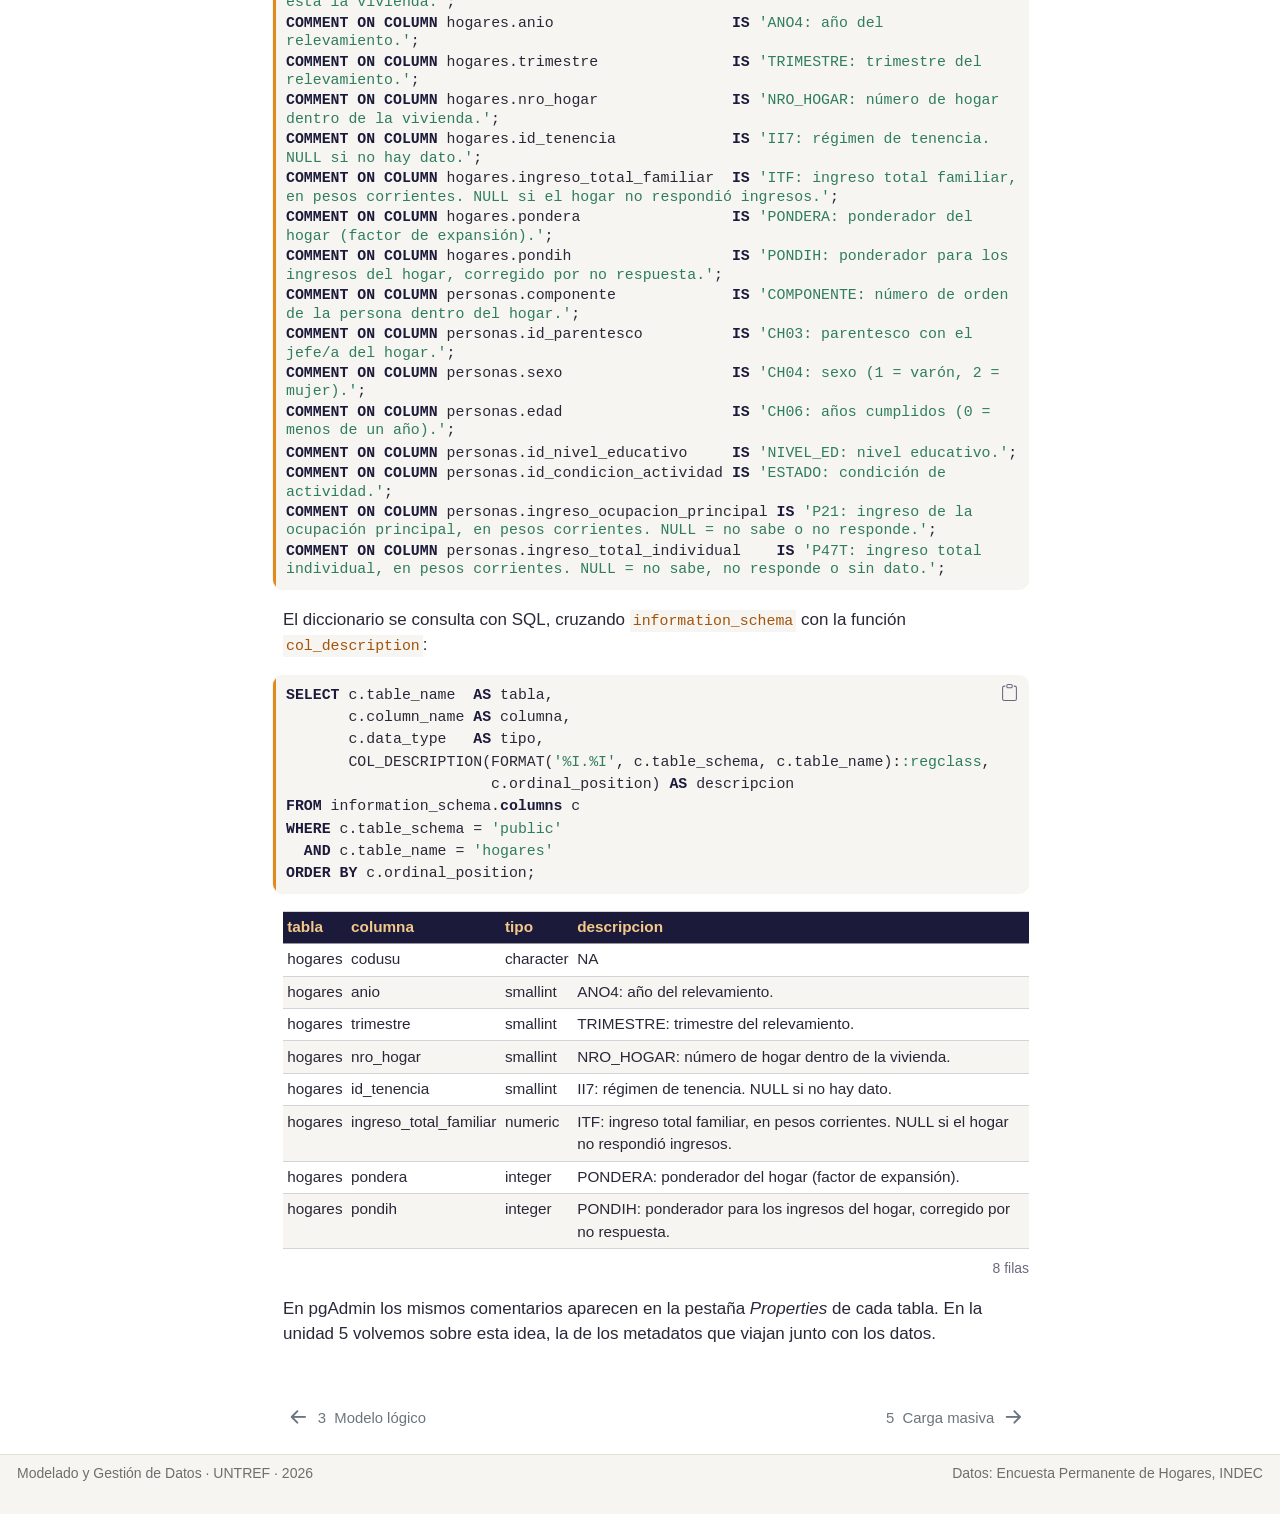
<file: guias/cuaderno-eph/04-fisico.html>
<!DOCTYPE html>
<html xmlns="http://www.w3.org/1999/xhtml" lang="es" xml:lang="es"><head>

<meta charset="utf-8">
<meta name="generator" content="quarto-1.10.19">

<meta name="viewport" content="width=device-width, initial-scale=1.0, user-scalable=yes">


<title>4&nbsp; Modelo físico – De la EPH a PostgreSQL</title>
<style>
/* Default styles provided by pandoc.
** See https://pandoc.org/MANUAL.html#variables-for-html for config info.
*/
span.smallcaps{font-variant: small-caps;}
div.columns{display: flex; gap: 1.5em;}
div.column{flex: auto;}
@media screen {
div.columns{gap: min(4vw, 1.5em);}
div.column{overflow-x: auto;}
}
div.hanging-indent{margin-left: 1.5em; text-indent: -1.5em;}
ul.task-list{list-style: none;}
ul.task-list li input[type="checkbox"] {
  width: 0.8em;
  margin: 0 0.8em 0.2em -1em; /* quarto-specific, see https://github.com/quarto-dev/quarto-cli/issues/4556 */ 
  vertical-align: middle;
}
/* CSS for syntax highlighting */
html { -webkit-text-size-adjust: 100%; }
pre > code.sourceCode { white-space: pre; position: relative; }
pre > code.sourceCode > span { display: inline-block; line-height: 1.25; }
pre > code.sourceCode > span:empty { height: 1.2em; }
.sourceCode { overflow: visible; }
code.sourceCode > span { color: inherit; text-decoration: inherit; }
div.sourceCode { margin: 1em 0; }
pre.sourceCode { margin: 0; }
@media screen {
div.sourceCode { overflow: auto; }
}
@media print {
pre > code.sourceCode { white-space: pre-wrap; }
pre > code.sourceCode > span { text-indent: -5em; padding-left: 5em; }
}
pre.numberSource code
  { counter-reset: source-line 0; }
pre.numberSource code > span
  { position: relative; left: -4em; counter-increment: source-line; }
pre.numberSource code > span > a:first-child::before
  { content: counter(source-line);
    position: relative; left: -1em; text-align: right; vertical-align: baseline;
    border: none; display: inline-block;
    -webkit-touch-callout: none; -webkit-user-select: none;
    -khtml-user-select: none; -moz-user-select: none;
    -ms-user-select: none; user-select: none;
    padding: 0 4px; width: 4em;
  }
pre.numberSource { margin-left: 3em;  padding-left: 4px; }
div.sourceCode
  {   }
@media screen {
pre > code.sourceCode > span > a:first-child::before { text-decoration: underline; }
}
</style>


<script src="site_libs/quarto-nav/quarto-nav.js"></script>
<script src="site_libs/quarto-nav/headroom.min.js"></script>
<script src="site_libs/clipboard/clipboard.min.js"></script>
<script src="site_libs/quarto-search/autocomplete.umd.js"></script>
<script src="site_libs/quarto-search/fuse.min.js"></script>
<script src="site_libs/quarto-search/quarto-search.js"></script>
<meta name="quarto:offset" content="./">
<link href="./05-carga.html" rel="next">
<link href="./03-logico.html" rel="prev">
<script src="site_libs/quarto-html/quarto.js" type="module"></script>
<script src="site_libs/quarto-html/tabsets/tabsets.js" type="module"></script>
<script src="site_libs/quarto-html/popper.min.js"></script>
<script src="site_libs/quarto-html/tippy.umd.min.js"></script>
<script src="site_libs/quarto-html/anchor.min.js"></script>
<link href="site_libs/quarto-html/tippy.css" rel="stylesheet">
<link href="site_libs/quarto-html/quarto-syntax-highlighting-389c8454c5e4e6bc782f9b651a3c44a2.css" rel="stylesheet" id="quarto-text-highlighting-styles">
<script src="site_libs/bootstrap/bootstrap.min.js"></script>
<link href="site_libs/bootstrap/bootstrap-icons.css" rel="stylesheet">
<link href="site_libs/bootstrap/bootstrap-b44f78f901b27984fc33087947597b98.min.css" rel="stylesheet" append-hash="true" id="quarto-bootstrap" data-mode="light">
<script id="quarto-search-options" type="application/json">{
  "location": "sidebar",
  "copy-button": false,
  "collapse-after": 3,
  "panel-placement": "start",
  "type": "textbox",
  "limit": 50,
  "keyboard-shortcut": [
    "f",
    "/",
    "s"
  ],
  "show-item-context": false,
  "language": {
    "search-no-results-text": "No se han encontrado resultados",
    "search-matching-documents-text": "documentos encontrados",
    "search-copy-link-title": "Copiar el enlace en la búsqueda",
    "search-hide-matches-text": "Ocultar resultados adicionales",
    "search-more-match-text": "resultado adicional en este documento",
    "search-more-matches-text": "resultados adicionales en este documento",
    "search-clear-button-title": "Borrar",
    "search-text-placeholder": "",
    "search-detached-cancel-button-title": "Cancelar",
    "search-submit-button-title": "Enviar",
    "search-label": "Buscar"
  }
}</script>


</head>

<body class="nav-sidebar docked quarto-light">

<div id="quarto-search-results"></div>
  <header id="quarto-header" class="headroom fixed-top">
  <nav class="quarto-secondary-nav">
    <div class="container-fluid d-flex">
      <button type="button" class="quarto-btn-toggle btn" data-bs-toggle="collapse" role="button" data-bs-target=".quarto-sidebar-collapse-item" aria-controls="quarto-sidebar" aria-expanded="false" aria-label="Alternar barra lateral" onclick="if (window.quartoToggleHeadroom) { window.quartoToggleHeadroom(); }">
        <i class="bi bi-layout-text-sidebar-reverse"></i>
      </button>
        <nav class="quarto-page-breadcrumbs" aria-label="breadcrumb"><ol class="breadcrumb"><li class="breadcrumb-item"><a href="./04-fisico.html"><span class="chapter-number">4</span>&nbsp; <span class="chapter-title">Modelo físico</span></a></li></ol></nav>
        <a class="flex-grow-1" role="navigation" data-bs-toggle="collapse" data-bs-target=".quarto-sidebar-collapse-item" aria-controls="quarto-sidebar" aria-expanded="false" aria-label="Alternar barra lateral" onclick="if (window.quartoToggleHeadroom) { window.quartoToggleHeadroom(); }">      
        </a>
      <button type="button" class="btn quarto-search-button" aria-label="Buscar" onclick="window.quartoOpenSearch();">
        <i class="bi bi-search"></i>
      </button>
    </div>
  </nav>
</header>
<!-- content -->
<div id="quarto-content" class="quarto-container page-columns page-rows-contents page-layout-article">
<!-- sidebar -->
  <nav id="quarto-sidebar" class="sidebar collapse collapse-horizontal quarto-sidebar-collapse-item sidebar-navigation docked overflow-auto">
    <div class="pt-lg-2 mt-2 text-left sidebar-header">
    <div class="sidebar-title mb-0 py-0">
      <a href="./">De la EPH a PostgreSQL</a> 
    </div>
      </div>
        <div class="mt-2 flex-shrink-0 align-items-center">
        <div class="sidebar-search">
        <div id="quarto-search" class="" title="Buscar"></div>
        </div>
        </div>
    <div class="sidebar-menu-container"> 
    <ul class="list-unstyled mt-1">
        <li class="sidebar-item">
  <div class="sidebar-item-container"> 
  <a href="./index.html" class="sidebar-item-text sidebar-link">
 <span class="menu-text">Presentación</span></a>
  </div>
</li>
        <li class="sidebar-item">
  <div class="sidebar-item-container"> 
  <a href="./01-dataset.html" class="sidebar-item-text sidebar-link">
 <span class="menu-text"><span class="chapter-number">1</span>&nbsp; <span class="chapter-title">El dataset y las preguntas</span></span></a>
  </div>
</li>
        <li class="sidebar-item">
  <div class="sidebar-item-container"> 
  <a href="./02-conceptual.html" class="sidebar-item-text sidebar-link">
 <span class="menu-text"><span class="chapter-number">2</span>&nbsp; <span class="chapter-title">Modelo conceptual</span></span></a>
  </div>
</li>
        <li class="sidebar-item">
  <div class="sidebar-item-container"> 
  <a href="./03-logico.html" class="sidebar-item-text sidebar-link">
 <span class="menu-text"><span class="chapter-number">3</span>&nbsp; <span class="chapter-title">Modelo lógico</span></span></a>
  </div>
</li>
        <li class="sidebar-item">
  <div class="sidebar-item-container"> 
  <a href="./04-fisico.html" class="sidebar-item-text sidebar-link active">
 <span class="menu-text"><span class="chapter-number">4</span>&nbsp; <span class="chapter-title">Modelo físico</span></span></a>
  </div>
</li>
        <li class="sidebar-item">
  <div class="sidebar-item-container"> 
  <a href="./05-carga.html" class="sidebar-item-text sidebar-link">
 <span class="menu-text"><span class="chapter-number">5</span>&nbsp; <span class="chapter-title">Carga masiva</span></span></a>
  </div>
</li>
        <li class="sidebar-item">
  <div class="sidebar-item-container"> 
  <a href="./06-consultas.html" class="sidebar-item-text sidebar-link">
 <span class="menu-text"><span class="chapter-number">6</span>&nbsp; <span class="chapter-title">Consultas</span></span></a>
  </div>
</li>
        <li class="sidebar-item sidebar-item-section">
      <div class="sidebar-item-container"> 
            <a class="sidebar-item-text sidebar-link text-start" data-bs-toggle="collapse" data-bs-target="#quarto-sidebar-section-1" role="navigation" aria-expanded="true">
 <span class="menu-text">Apéndices</span></a>
          <a class="sidebar-item-toggle text-start" data-bs-toggle="collapse" data-bs-target="#quarto-sidebar-section-1" role="navigation" aria-expanded="true" aria-label="Alternar sección">
            <i class="bi bi-chevron-right ms-2"></i>
          </a> 
      </div>
      <ul id="quarto-sidebar-section-1" class="collapse list-unstyled sidebar-section depth1 show">  
          <li class="sidebar-item">
  <div class="sidebar-item-container"> 
  <a href="./apendice-csv.html" class="sidebar-item-text sidebar-link">
 <span class="menu-text"><span class="chapter-number">A</span>&nbsp; <span class="chapter-title">Cómo se armaron los CSV</span></span></a>
  </div>
</li>
          <li class="sidebar-item">
  <div class="sidebar-item-container"> 
  <a href="./apendice-sitio.html" class="sidebar-item-text sidebar-link">
 <span class="menu-text"><span class="chapter-number">B</span>&nbsp; <span class="chapter-title">Cómo se generó este sitio</span></span></a>
  </div>
</li>
      </ul>
  </li>
    </ul>
    </div>
</nav>
<div id="quarto-sidebar-glass" class="quarto-sidebar-collapse-item" data-bs-toggle="collapse" data-bs-target=".quarto-sidebar-collapse-item"></div>
<!-- margin-sidebar -->
    <div id="quarto-margin-sidebar" class="sidebar margin-sidebar">
        <nav id="TOC" role="doc-toc" class="toc-active">
    <h2 id="toc-title">En esta página</h2>
   
  <ul class="collapse">
  <li><a href="#crear-la-base" id="toc-crear-la-base" class="nav-link active" data-scroll-target="#crear-la-base"><span class="header-section-number">4.1</span> Crear la base</a></li>
  <li><a href="#tipos-de-datos" id="toc-tipos-de-datos" class="nav-link" data-scroll-target="#tipos-de-datos"><span class="header-section-number">4.2</span> Tipos de datos</a></li>
  <li><a href="#restricciones" id="toc-restricciones" class="nav-link" data-scroll-target="#restricciones"><span class="header-section-number">4.3</span> Restricciones</a></li>
  <li><a href="#las-tablas" id="toc-las-tablas" class="nav-link" data-scroll-target="#las-tablas"><span class="header-section-number">4.4</span> Las tablas</a></li>
  <li><a href="#los-catálogos-se-cargan-a-mano" id="toc-los-catálogos-se-cargan-a-mano" class="nav-link" data-scroll-target="#los-catálogos-se-cargan-a-mano"><span class="header-section-number">4.5</span> Los catálogos se cargan a mano</a></li>
  <li><a href="#el-diccionario-de-datos-dentro-de-la-base" id="toc-el-diccionario-de-datos-dentro-de-la-base" class="nav-link" data-scroll-target="#el-diccionario-de-datos-dentro-de-la-base"><span class="header-section-number">4.6</span> El diccionario de datos, dentro de la base</a></li>
  </ul>
</nav>
    </div>
<!-- main -->
<main class="content" id="quarto-document-content">

<header id="title-block-header" class="quarto-title-block default">
<div class="quarto-title">
<h1 class="title"><span id="sec-fisico" class="quarto-section-identifier"><span class="chapter-number">4</span>&nbsp; <span class="chapter-title">Modelo físico</span></span></h1>
</div>



<div class="quarto-title-meta">

    
  
    
  </div>
  


</header>


<p>El modelo físico es el esquema lógico escrito para un motor concreto: tipos de datos de PostgreSQL, restricciones y sentencias <code>CREATE TABLE</code>. Es lo que vimos en la presentación C03.</p>
<section id="crear-la-base" class="level2" data-number="4.1">
<h2 data-number="4.1" class="anchored" data-anchor-id="crear-la-base"><span class="header-section-number">4.1</span> Crear la base</h2>
<p>Primero, una base vacía. En pgAdmin: clic derecho sobre <em>Databases</em>, <em>Create</em>, <em>Database…</em>, y nombre <code>eph</code>. O en SQL:</p>
<div class="cell">
<div class="code-copy-outer-scaffold"><div class="sourceCode cell-code" id="cb1"><pre class="sourceCode sql code-with-copy"><code class="sourceCode sql"><span id="cb1-1"><a href="#cb1-1" aria-hidden="true" tabindex="-1"></a><span class="kw">CREATE</span> <span class="kw">DATABASE</span> eph;</span></code></pre></div><button title="Copiar al portapapeles" class="code-copy-button"><i class="bi"></i></button></div>
</div>
<p>Todo lo que sigue se ejecuta conectado a <code>eph</code>. En pgAdmin, abrí el <em>Query Tool</em> sobre esa base; en <code>psql</code>, <code>\c eph</code>.</p>
</section>
<section id="tipos-de-datos" class="level2" data-number="4.2">
<h2 data-number="4.2" class="anchored" data-anchor-id="tipos-de-datos"><span class="header-section-number">4.2</span> Tipos de datos</h2>
<table class="caption-top table">
<colgroup>
<col style="width: 33%">
<col style="width: 33%">
<col style="width: 33%">
</colgroup>
<thead>
<tr class="header">
<th>Columnas</th>
<th>Tipo</th>
<th>Por qué</th>
</tr>
</thead>
<tbody>
<tr class="odd">
<td>Códigos, <code>anio</code>, <code>trimestre</code>, <code>nro_hogar</code>, <code>componente</code>, <code>sexo</code>, <code>edad</code></td>
<td><code>smallint</code></td>
<td>Enteros chicos: ocupan 2 bytes</td>
</tr>
<tr class="even">
<td><code>pondera</code>, <code>pondih</code></td>
<td><code>integer</code></td>
<td>Un ponderador llega a 38.200 y <code>smallint</code> admite hasta 32.767</td>
</tr>
<tr class="odd">
<td><code>codusu</code></td>
<td><code>char(29)</code></td>
<td>Siempre tiene 29 caracteres</td>
</tr>
<tr class="even">
<td>Nombres y descripciones</td>
<td><code>varchar(n)</code></td>
<td>Texto de largo variable</td>
</tr>
<tr class="odd">
<td>Ingresos</td>
<td><code>numeric(14,2)</code></td>
<td>Montos exactos, sin los redondeos de los tipos de punto flotante</td>
</tr>
</tbody>
</table>
<p>No usamos <code>serial</code>: ese tipo genera identificadores subrogados, y acá los identificadores ya vienen dados por INDEC.</p>
<p>Elegir el tipo es elegir qué datos acepta la columna. Si <code>pondera</code> fuera <code>smallint</code>, la carga fallaría en el primer hogar con un ponderador grande, y está bien que falle: mejor un error que un dato truncado.</p>
</section>
<section id="restricciones" class="level2" data-number="4.3">
<h2 data-number="4.3" class="anchored" data-anchor-id="restricciones"><span class="header-section-number">4.3</span> Restricciones</h2>
<p>Además de las claves primarias y foráneas, cada tabla declara las reglas que conocemos del dominio:</p>
<ul>
<li><code>NOT NULL</code> donde el dato no puede faltar.</li>
<li><code>CHECK</code> para los rangos: el trimestre va de 1 a 4, el sexo es 1 o 2, la edad y los ingresos no son negativos, el ponderador es positivo.</li>
<li><code>UNIQUE</code> para lo que no se puede repetir aunque no sea clave, como el nombre de un aglomerado.</li>
</ul>
<p>Con estas reglas la base rechaza datos imposibles en el momento de cargarlos, no meses después en un análisis.</p>
</section>
<section id="las-tablas" class="level2" data-number="4.4">
<h2 data-number="4.4" class="anchored" data-anchor-id="las-tablas"><span class="header-section-number">4.4</span> Las tablas</h2>
<p>Se crean en orden: una tabla con clave foránea necesita que exista antes la tabla a la que apunta. Como en C03, las restricciones de una sola columna van junto a la columna y las de varias columnas, como restricciones de tabla.</p>
<p>La geografía:</p>
<div class="cell">
<div class="code-copy-outer-scaffold"><div class="sourceCode cell-code" id="cb2"><pre class="sourceCode sql code-with-copy"><code class="sourceCode sql"><span id="cb2-1"><a href="#cb2-1" aria-hidden="true" tabindex="-1"></a><span class="kw">CREATE</span> <span class="kw">TABLE</span> regiones (</span>
<span id="cb2-2"><a href="#cb2-2" aria-hidden="true" tabindex="-1"></a>    <span class="kw">id</span>      <span class="dt">smallint</span>     <span class="kw">PRIMARY</span> <span class="kw">KEY</span>,</span>
<span id="cb2-3"><a href="#cb2-3" aria-hidden="true" tabindex="-1"></a>    nombre  <span class="dt">varchar</span>(<span class="dv">40</span>)  <span class="kw">NOT</span> <span class="kw">NULL</span> <span class="kw">UNIQUE</span></span>
<span id="cb2-4"><a href="#cb2-4" aria-hidden="true" tabindex="-1"></a>);</span>
<span id="cb2-5"><a href="#cb2-5" aria-hidden="true" tabindex="-1"></a></span>
<span id="cb2-6"><a href="#cb2-6" aria-hidden="true" tabindex="-1"></a><span class="kw">CREATE</span> <span class="kw">TABLE</span> aglomerados (</span>
<span id="cb2-7"><a href="#cb2-7" aria-hidden="true" tabindex="-1"></a>    <span class="kw">id</span>         <span class="dt">smallint</span>     <span class="kw">PRIMARY</span> <span class="kw">KEY</span>,</span>
<span id="cb2-8"><a href="#cb2-8" aria-hidden="true" tabindex="-1"></a>    nombre     <span class="dt">varchar</span>(<span class="dv">60</span>)  <span class="kw">NOT</span> <span class="kw">NULL</span> <span class="kw">UNIQUE</span>,</span>
<span id="cb2-9"><a href="#cb2-9" aria-hidden="true" tabindex="-1"></a>    id_region  <span class="dt">smallint</span>     <span class="kw">NOT</span> <span class="kw">NULL</span> <span class="kw">REFERENCES</span> regiones (<span class="kw">id</span>)</span>
<span id="cb2-10"><a href="#cb2-10" aria-hidden="true" tabindex="-1"></a>);</span>
<span id="cb2-11"><a href="#cb2-11" aria-hidden="true" tabindex="-1"></a></span>
<span id="cb2-12"><a href="#cb2-12" aria-hidden="true" tabindex="-1"></a><span class="kw">CREATE</span> <span class="kw">TABLE</span> viviendas (</span>
<span id="cb2-13"><a href="#cb2-13" aria-hidden="true" tabindex="-1"></a>    codusu         <span class="dt">char</span>(<span class="dv">29</span>)  <span class="kw">PRIMARY</span> <span class="kw">KEY</span>,</span>
<span id="cb2-14"><a href="#cb2-14" aria-hidden="true" tabindex="-1"></a>    id_aglomerado  <span class="dt">smallint</span>  <span class="kw">NOT</span> <span class="kw">NULL</span> <span class="kw">REFERENCES</span> aglomerados (<span class="kw">id</span>)</span>
<span id="cb2-15"><a href="#cb2-15" aria-hidden="true" tabindex="-1"></a>);</span></code></pre></div><button title="Copiar al portapapeles" class="code-copy-button"><i class="bi"></i></button></div>
</div>
<p>Los catálogos:</p>
<div class="cell">
<div class="code-copy-outer-scaffold"><div class="sourceCode cell-code" id="cb3"><pre class="sourceCode sql code-with-copy"><code class="sourceCode sql"><span id="cb3-1"><a href="#cb3-1" aria-hidden="true" tabindex="-1"></a><span class="kw">CREATE</span> <span class="kw">TABLE</span> tenencias (</span>
<span id="cb3-2"><a href="#cb3-2" aria-hidden="true" tabindex="-1"></a>    <span class="kw">id</span>           <span class="dt">smallint</span>     <span class="kw">PRIMARY</span> <span class="kw">KEY</span>,</span>
<span id="cb3-3"><a href="#cb3-3" aria-hidden="true" tabindex="-1"></a>    descripcion  <span class="dt">varchar</span>(<span class="dv">60</span>)  <span class="kw">NOT</span> <span class="kw">NULL</span></span>
<span id="cb3-4"><a href="#cb3-4" aria-hidden="true" tabindex="-1"></a>);</span>
<span id="cb3-5"><a href="#cb3-5" aria-hidden="true" tabindex="-1"></a></span>
<span id="cb3-6"><a href="#cb3-6" aria-hidden="true" tabindex="-1"></a><span class="kw">CREATE</span> <span class="kw">TABLE</span> parentescos (</span>
<span id="cb3-7"><a href="#cb3-7" aria-hidden="true" tabindex="-1"></a>    <span class="kw">id</span>           <span class="dt">smallint</span>     <span class="kw">PRIMARY</span> <span class="kw">KEY</span>,</span>
<span id="cb3-8"><a href="#cb3-8" aria-hidden="true" tabindex="-1"></a>    descripcion  <span class="dt">varchar</span>(<span class="dv">40</span>)  <span class="kw">NOT</span> <span class="kw">NULL</span></span>
<span id="cb3-9"><a href="#cb3-9" aria-hidden="true" tabindex="-1"></a>);</span>
<span id="cb3-10"><a href="#cb3-10" aria-hidden="true" tabindex="-1"></a></span>
<span id="cb3-11"><a href="#cb3-11" aria-hidden="true" tabindex="-1"></a><span class="kw">CREATE</span> <span class="kw">TABLE</span> niveles_educativos (</span>
<span id="cb3-12"><a href="#cb3-12" aria-hidden="true" tabindex="-1"></a>    <span class="kw">id</span>           <span class="dt">smallint</span>     <span class="kw">PRIMARY</span> <span class="kw">KEY</span>,</span>
<span id="cb3-13"><a href="#cb3-13" aria-hidden="true" tabindex="-1"></a>    descripcion  <span class="dt">varchar</span>(<span class="dv">60</span>)  <span class="kw">NOT</span> <span class="kw">NULL</span>,</span>
<span id="cb3-14"><a href="#cb3-14" aria-hidden="true" tabindex="-1"></a>    orden        <span class="dt">smallint</span>     <span class="kw">NOT</span> <span class="kw">NULL</span> <span class="kw">UNIQUE</span></span>
<span id="cb3-15"><a href="#cb3-15" aria-hidden="true" tabindex="-1"></a>);</span>
<span id="cb3-16"><a href="#cb3-16" aria-hidden="true" tabindex="-1"></a></span>
<span id="cb3-17"><a href="#cb3-17" aria-hidden="true" tabindex="-1"></a><span class="kw">CREATE</span> <span class="kw">TABLE</span> condiciones_actividad (</span>
<span id="cb3-18"><a href="#cb3-18" aria-hidden="true" tabindex="-1"></a>    <span class="kw">id</span>           <span class="dt">smallint</span>     <span class="kw">PRIMARY</span> <span class="kw">KEY</span>,</span>
<span id="cb3-19"><a href="#cb3-19" aria-hidden="true" tabindex="-1"></a>    descripcion  <span class="dt">varchar</span>(<span class="dv">60</span>)  <span class="kw">NOT</span> <span class="kw">NULL</span></span>
<span id="cb3-20"><a href="#cb3-20" aria-hidden="true" tabindex="-1"></a>);</span></code></pre></div><button title="Copiar al portapapeles" class="code-copy-button"><i class="bi"></i></button></div>
</div>
<p>Los hogares, entidad débil: la clave primaria tiene cuatro columnas y se declara como restricción de tabla. La primera columna es, además, clave foránea hacia <code>viviendas</code>. La restricción del trimestre lleva nombre, para que el mensaje de error sea claro si alguna vez se viola.</p>
<div class="cell">
<div class="code-copy-outer-scaffold"><div class="sourceCode cell-code" id="cb4"><pre class="sourceCode sql code-with-copy"><code class="sourceCode sql"><span id="cb4-1"><a href="#cb4-1" aria-hidden="true" tabindex="-1"></a><span class="kw">CREATE</span> <span class="kw">TABLE</span> hogares (</span>
<span id="cb4-2"><a href="#cb4-2" aria-hidden="true" tabindex="-1"></a>    codusu                  <span class="dt">char</span>(<span class="dv">29</span>)       <span class="kw">NOT</span> <span class="kw">NULL</span> <span class="kw">REFERENCES</span> viviendas (codusu),</span>
<span id="cb4-3"><a href="#cb4-3" aria-hidden="true" tabindex="-1"></a>    anio                    <span class="dt">smallint</span>       <span class="kw">NOT</span> <span class="kw">NULL</span> <span class="kw">CHECK</span> (anio <span class="op">&gt;=</span> <span class="dv">2003</span>),</span>
<span id="cb4-4"><a href="#cb4-4" aria-hidden="true" tabindex="-1"></a>    trimestre               <span class="dt">smallint</span>       <span class="kw">NOT</span> <span class="kw">NULL</span>,</span>
<span id="cb4-5"><a href="#cb4-5" aria-hidden="true" tabindex="-1"></a>    nro_hogar               <span class="dt">smallint</span>       <span class="kw">NOT</span> <span class="kw">NULL</span>,</span>
<span id="cb4-6"><a href="#cb4-6" aria-hidden="true" tabindex="-1"></a>    id_tenencia             <span class="dt">smallint</span>       <span class="kw">REFERENCES</span> tenencias (<span class="kw">id</span>),</span>
<span id="cb4-7"><a href="#cb4-7" aria-hidden="true" tabindex="-1"></a>    ingreso_total_familiar  <span class="dt">numeric</span>(<span class="dv">14</span>,<span class="dv">2</span>)  <span class="kw">CHECK</span> (ingreso_total_familiar <span class="op">&gt;=</span> <span class="dv">0</span>),</span>
<span id="cb4-8"><a href="#cb4-8" aria-hidden="true" tabindex="-1"></a>    pondera                 <span class="dt">integer</span>        <span class="kw">NOT</span> <span class="kw">NULL</span> <span class="kw">CHECK</span> (pondera <span class="op">&gt;</span> <span class="dv">0</span>),</span>
<span id="cb4-9"><a href="#cb4-9" aria-hidden="true" tabindex="-1"></a>    pondih                  <span class="dt">integer</span>        <span class="kw">NOT</span> <span class="kw">NULL</span> <span class="kw">CHECK</span> (pondih <span class="op">&gt;=</span> <span class="dv">0</span>),</span>
<span id="cb4-10"><a href="#cb4-10" aria-hidden="true" tabindex="-1"></a>    <span class="kw">CONSTRAINT</span> trimestre_valido <span class="kw">CHECK</span> (trimestre <span class="kw">BETWEEN</span> <span class="dv">1</span> <span class="kw">AND</span> <span class="dv">4</span>),</span>
<span id="cb4-11"><a href="#cb4-11" aria-hidden="true" tabindex="-1"></a>    <span class="kw">PRIMARY</span> <span class="kw">KEY</span> (codusu, anio, trimestre, nro_hogar)</span>
<span id="cb4-12"><a href="#cb4-12" aria-hidden="true" tabindex="-1"></a>);</span></code></pre></div><button title="Copiar al portapapeles" class="code-copy-button"><i class="bi"></i></button></div>
</div>
<p><code>id_tenencia</code> e <code>ingreso_total_familiar</code> aceptan <code>NULL</code>: hay hogares sin dato de tenencia y hogares que no respondieron sus ingresos. En el capítulo 5 vemos de dónde salen esos <code>NULL</code>.</p>
<p>Las personas heredan la clave completa del hogar. Como esa clave tiene cuatro columnas, la clave foránea también, y se escribe como restricción de tabla con <code>FOREIGN KEY</code>:</p>
<div class="cell">
<div class="code-copy-outer-scaffold"><div class="sourceCode cell-code" id="cb5"><pre class="sourceCode sql code-with-copy"><code class="sourceCode sql"><span id="cb5-1"><a href="#cb5-1" aria-hidden="true" tabindex="-1"></a><span class="kw">CREATE</span> <span class="kw">TABLE</span> personas (</span>
<span id="cb5-2"><a href="#cb5-2" aria-hidden="true" tabindex="-1"></a>    codusu                       <span class="dt">char</span>(<span class="dv">29</span>)       <span class="kw">NOT</span> <span class="kw">NULL</span>,</span>
<span id="cb5-3"><a href="#cb5-3" aria-hidden="true" tabindex="-1"></a>    anio                         <span class="dt">smallint</span>       <span class="kw">NOT</span> <span class="kw">NULL</span>,</span>
<span id="cb5-4"><a href="#cb5-4" aria-hidden="true" tabindex="-1"></a>    trimestre                    <span class="dt">smallint</span>       <span class="kw">NOT</span> <span class="kw">NULL</span>,</span>
<span id="cb5-5"><a href="#cb5-5" aria-hidden="true" tabindex="-1"></a>    nro_hogar                    <span class="dt">smallint</span>       <span class="kw">NOT</span> <span class="kw">NULL</span>,</span>
<span id="cb5-6"><a href="#cb5-6" aria-hidden="true" tabindex="-1"></a>    componente                   <span class="dt">smallint</span>       <span class="kw">NOT</span> <span class="kw">NULL</span>,</span>
<span id="cb5-7"><a href="#cb5-7" aria-hidden="true" tabindex="-1"></a>    id_parentesco                <span class="dt">smallint</span>       <span class="kw">NOT</span> <span class="kw">NULL</span> <span class="kw">REFERENCES</span> parentescos (<span class="kw">id</span>),</span>
<span id="cb5-8"><a href="#cb5-8" aria-hidden="true" tabindex="-1"></a>    sexo                         <span class="dt">smallint</span>       <span class="kw">NOT</span> <span class="kw">NULL</span> <span class="kw">CHECK</span> (sexo <span class="kw">IN</span> (<span class="dv">1</span>, <span class="dv">2</span>)),</span>
<span id="cb5-9"><a href="#cb5-9" aria-hidden="true" tabindex="-1"></a>    edad                         <span class="dt">smallint</span>       <span class="kw">NOT</span> <span class="kw">NULL</span> <span class="kw">CHECK</span> (edad <span class="op">&gt;=</span> <span class="dv">0</span>),</span>
<span id="cb5-10"><a href="#cb5-10" aria-hidden="true" tabindex="-1"></a>    id_nivel_educativo           <span class="dt">smallint</span>       <span class="kw">NOT</span> <span class="kw">NULL</span> <span class="kw">REFERENCES</span> niveles_educativos (<span class="kw">id</span>),</span>
<span id="cb5-11"><a href="#cb5-11" aria-hidden="true" tabindex="-1"></a>    id_condicion_actividad       <span class="dt">smallint</span>       <span class="kw">NOT</span> <span class="kw">NULL</span> <span class="kw">REFERENCES</span> condiciones_actividad (<span class="kw">id</span>),</span>
<span id="cb5-12"><a href="#cb5-12" aria-hidden="true" tabindex="-1"></a>    ingreso_ocupacion_principal  <span class="dt">numeric</span>(<span class="dv">14</span>,<span class="dv">2</span>)  <span class="kw">CHECK</span> (ingreso_ocupacion_principal <span class="op">&gt;=</span> <span class="dv">0</span>),</span>
<span id="cb5-13"><a href="#cb5-13" aria-hidden="true" tabindex="-1"></a>    ingreso_total_individual     <span class="dt">numeric</span>(<span class="dv">14</span>,<span class="dv">2</span>)  <span class="kw">CHECK</span> (ingreso_total_individual <span class="op">&gt;=</span> <span class="dv">0</span>),</span>
<span id="cb5-14"><a href="#cb5-14" aria-hidden="true" tabindex="-1"></a>    <span class="kw">PRIMARY</span> <span class="kw">KEY</span> (codusu, anio, trimestre, nro_hogar, componente),</span>
<span id="cb5-15"><a href="#cb5-15" aria-hidden="true" tabindex="-1"></a>    <span class="kw">FOREIGN</span> <span class="kw">KEY</span> (codusu, anio, trimestre, nro_hogar)</span>
<span id="cb5-16"><a href="#cb5-16" aria-hidden="true" tabindex="-1"></a>        <span class="kw">REFERENCES</span> hogares (codusu, anio, trimestre, nro_hogar)</span>
<span id="cb5-17"><a href="#cb5-17" aria-hidden="true" tabindex="-1"></a>);</span></code></pre></div><button title="Copiar al portapapeles" class="code-copy-button"><i class="bi"></i></button></div>
</div>
</section>
<section id="los-catálogos-se-cargan-a-mano" class="level2" data-number="4.5">
<h2 data-number="4.5" class="anchored" data-anchor-id="los-catálogos-se-cargan-a-mano"><span class="header-section-number">4.5</span> Los catálogos se cargan a mano</h2>
<p>Los códigos y sus descripciones no vienen en los archivos de datos: están en el diseño de registro. Son pocos, así que los insertamos con <code>INSERT ... VALUES</code>, nombrando las columnas como recomienda C03-2.</p>
<div class="cell">
<div class="code-copy-outer-scaffold"><div class="sourceCode cell-code" id="cb6"><pre class="sourceCode sql code-with-copy"><code class="sourceCode sql"><span id="cb6-1"><a href="#cb6-1" aria-hidden="true" tabindex="-1"></a><span class="kw">INSERT</span> <span class="kw">INTO</span> regiones (<span class="kw">id</span>, nombre) <span class="kw">VALUES</span></span>
<span id="cb6-2"><a href="#cb6-2" aria-hidden="true" tabindex="-1"></a>    (<span class="dv">1</span>,  <span class="st">'Gran Buenos Aires'</span>),</span>
<span id="cb6-3"><a href="#cb6-3" aria-hidden="true" tabindex="-1"></a>    (<span class="dv">40</span>, <span class="st">'Noroeste'</span>),</span>
<span id="cb6-4"><a href="#cb6-4" aria-hidden="true" tabindex="-1"></a>    (<span class="dv">41</span>, <span class="st">'Noreste'</span>),</span>
<span id="cb6-5"><a href="#cb6-5" aria-hidden="true" tabindex="-1"></a>    (<span class="dv">42</span>, <span class="st">'Cuyo'</span>),</span>
<span id="cb6-6"><a href="#cb6-6" aria-hidden="true" tabindex="-1"></a>    (<span class="dv">43</span>, <span class="st">'Pampeana'</span>),</span>
<span id="cb6-7"><a href="#cb6-7" aria-hidden="true" tabindex="-1"></a>    (<span class="dv">44</span>, <span class="st">'Patagonia'</span>);</span></code></pre></div><button title="Copiar al portapapeles" class="code-copy-button"><i class="bi"></i></button></div>
</div>
<div class="cell">
<div class="code-copy-outer-scaffold"><div class="sourceCode cell-code" id="cb7"><pre class="sourceCode sql code-with-copy"><code class="sourceCode sql"><span id="cb7-1"><a href="#cb7-1" aria-hidden="true" tabindex="-1"></a><span class="kw">INSERT</span> <span class="kw">INTO</span> aglomerados (<span class="kw">id</span>, nombre, id_region) <span class="kw">VALUES</span></span>
<span id="cb7-2"><a href="#cb7-2" aria-hidden="true" tabindex="-1"></a>    (<span class="dv">2</span>,  <span class="st">'Gran La Plata'</span>, <span class="dv">43</span>),</span>
<span id="cb7-3"><a href="#cb7-3" aria-hidden="true" tabindex="-1"></a>    (<span class="dv">3</span>,  <span class="st">'Bahía Blanca-Cerri'</span>, <span class="dv">43</span>),</span>
<span id="cb7-4"><a href="#cb7-4" aria-hidden="true" tabindex="-1"></a>    (<span class="dv">4</span>,  <span class="st">'Gran Rosario'</span>, <span class="dv">43</span>),</span>
<span id="cb7-5"><a href="#cb7-5" aria-hidden="true" tabindex="-1"></a>    (<span class="dv">5</span>,  <span class="st">'Gran Santa Fe'</span>, <span class="dv">43</span>),</span>
<span id="cb7-6"><a href="#cb7-6" aria-hidden="true" tabindex="-1"></a>    (<span class="dv">6</span>,  <span class="st">'Gran Paraná'</span>, <span class="dv">43</span>),</span>
<span id="cb7-7"><a href="#cb7-7" aria-hidden="true" tabindex="-1"></a>    (<span class="dv">7</span>,  <span class="st">'Posadas'</span>, <span class="dv">41</span>),</span>
<span id="cb7-8"><a href="#cb7-8" aria-hidden="true" tabindex="-1"></a>    (<span class="dv">8</span>,  <span class="st">'Gran Resistencia'</span>, <span class="dv">41</span>),</span>
<span id="cb7-9"><a href="#cb7-9" aria-hidden="true" tabindex="-1"></a>    (<span class="dv">9</span>,  <span class="st">'Comodoro Rivadavia-Rada Tilly'</span>, <span class="dv">44</span>),</span>
<span id="cb7-10"><a href="#cb7-10" aria-hidden="true" tabindex="-1"></a>    (<span class="dv">10</span>, <span class="st">'Gran Mendoza'</span>, <span class="dv">42</span>),</span>
<span id="cb7-11"><a href="#cb7-11" aria-hidden="true" tabindex="-1"></a>    (<span class="dv">12</span>, <span class="st">'Corrientes'</span>, <span class="dv">41</span>),</span>
<span id="cb7-12"><a href="#cb7-12" aria-hidden="true" tabindex="-1"></a>    (<span class="dv">13</span>, <span class="st">'Gran Córdoba'</span>, <span class="dv">43</span>),</span>
<span id="cb7-13"><a href="#cb7-13" aria-hidden="true" tabindex="-1"></a>    (<span class="dv">14</span>, <span class="st">'Concordia'</span>, <span class="dv">43</span>),</span>
<span id="cb7-14"><a href="#cb7-14" aria-hidden="true" tabindex="-1"></a>    (<span class="dv">15</span>, <span class="st">'Formosa'</span>, <span class="dv">41</span>),</span>
<span id="cb7-15"><a href="#cb7-15" aria-hidden="true" tabindex="-1"></a>    (<span class="dv">17</span>, <span class="st">'Neuquén-Plottier'</span>, <span class="dv">44</span>),</span>
<span id="cb7-16"><a href="#cb7-16" aria-hidden="true" tabindex="-1"></a>    (<span class="dv">18</span>, <span class="st">'Santiago del Estero-La Banda'</span>, <span class="dv">40</span>),</span>
<span id="cb7-17"><a href="#cb7-17" aria-hidden="true" tabindex="-1"></a>    (<span class="dv">19</span>, <span class="st">'Jujuy-Palpalá'</span>, <span class="dv">40</span>),</span>
<span id="cb7-18"><a href="#cb7-18" aria-hidden="true" tabindex="-1"></a>    (<span class="dv">20</span>, <span class="st">'Río Gallegos'</span>, <span class="dv">44</span>),</span>
<span id="cb7-19"><a href="#cb7-19" aria-hidden="true" tabindex="-1"></a>    (<span class="dv">22</span>, <span class="st">'Gran Catamarca'</span>, <span class="dv">40</span>),</span>
<span id="cb7-20"><a href="#cb7-20" aria-hidden="true" tabindex="-1"></a>    (<span class="dv">23</span>, <span class="st">'Gran Salta'</span>, <span class="dv">40</span>),</span>
<span id="cb7-21"><a href="#cb7-21" aria-hidden="true" tabindex="-1"></a>    (<span class="dv">25</span>, <span class="st">'La Rioja'</span>, <span class="dv">40</span>),</span>
<span id="cb7-22"><a href="#cb7-22" aria-hidden="true" tabindex="-1"></a>    (<span class="dv">26</span>, <span class="st">'Gran San Luis'</span>, <span class="dv">42</span>),</span>
<span id="cb7-23"><a href="#cb7-23" aria-hidden="true" tabindex="-1"></a>    (<span class="dv">27</span>, <span class="st">'Gran San Juan'</span>, <span class="dv">42</span>),</span>
<span id="cb7-24"><a href="#cb7-24" aria-hidden="true" tabindex="-1"></a>    (<span class="dv">29</span>, <span class="st">'Gran Tucumán-Tafí Viejo'</span>, <span class="dv">40</span>),</span>
<span id="cb7-25"><a href="#cb7-25" aria-hidden="true" tabindex="-1"></a>    (<span class="dv">30</span>, <span class="st">'Santa Rosa-Toay'</span>, <span class="dv">43</span>),</span>
<span id="cb7-26"><a href="#cb7-26" aria-hidden="true" tabindex="-1"></a>    (<span class="dv">31</span>, <span class="st">'Ushuaia-Río Grande'</span>, <span class="dv">44</span>),</span>
<span id="cb7-27"><a href="#cb7-27" aria-hidden="true" tabindex="-1"></a>    (<span class="dv">32</span>, <span class="st">'Ciudad Autónoma de Buenos Aires'</span>, <span class="dv">1</span>),</span>
<span id="cb7-28"><a href="#cb7-28" aria-hidden="true" tabindex="-1"></a>    (<span class="dv">33</span>, <span class="st">'Partidos del Gran Buenos Aires'</span>, <span class="dv">1</span>),</span>
<span id="cb7-29"><a href="#cb7-29" aria-hidden="true" tabindex="-1"></a>    (<span class="dv">34</span>, <span class="st">'Mar del Plata'</span>, <span class="dv">43</span>),</span>
<span id="cb7-30"><a href="#cb7-30" aria-hidden="true" tabindex="-1"></a>    (<span class="dv">36</span>, <span class="st">'Río Cuarto'</span>, <span class="dv">43</span>),</span>
<span id="cb7-31"><a href="#cb7-31" aria-hidden="true" tabindex="-1"></a>    (<span class="dv">38</span>, <span class="st">'San Nicolás-Villa Constitución'</span>, <span class="dv">43</span>),</span>
<span id="cb7-32"><a href="#cb7-32" aria-hidden="true" tabindex="-1"></a>    (<span class="dv">91</span>, <span class="st">'Rawson-Trelew'</span>, <span class="dv">44</span>),</span>
<span id="cb7-33"><a href="#cb7-33" aria-hidden="true" tabindex="-1"></a>    (<span class="dv">93</span>, <span class="st">'Viedma-Carmen de Patagones'</span>, <span class="dv">44</span>);</span></code></pre></div><button title="Copiar al portapapeles" class="code-copy-button"><i class="bi"></i></button></div>
</div>
<p>Son 32 códigos para 31 aglomerados: la Ciudad de Buenos Aires y los partidos del conurbano forman juntos el aglomerado Gran Buenos Aires, pero la base los distingue.</p>
<div class="cell">
<div class="code-copy-outer-scaffold"><div class="sourceCode cell-code" id="cb8"><pre class="sourceCode sql code-with-copy"><code class="sourceCode sql"><span id="cb8-1"><a href="#cb8-1" aria-hidden="true" tabindex="-1"></a><span class="kw">INSERT</span> <span class="kw">INTO</span> tenencias (<span class="kw">id</span>, descripcion) <span class="kw">VALUES</span></span>
<span id="cb8-2"><a href="#cb8-2" aria-hidden="true" tabindex="-1"></a>    (<span class="dv">1</span>, <span class="st">'Propietario de la vivienda y el terreno'</span>),</span>
<span id="cb8-3"><a href="#cb8-3" aria-hidden="true" tabindex="-1"></a>    (<span class="dv">2</span>, <span class="st">'Propietario de la vivienda solamente'</span>),</span>
<span id="cb8-4"><a href="#cb8-4" aria-hidden="true" tabindex="-1"></a>    (<span class="dv">3</span>, <span class="st">'Inquilino/arrendatario'</span>),</span>
<span id="cb8-5"><a href="#cb8-5" aria-hidden="true" tabindex="-1"></a>    (<span class="dv">4</span>, <span class="st">'Ocupante por pago de impuestos/expensas'</span>),</span>
<span id="cb8-6"><a href="#cb8-6" aria-hidden="true" tabindex="-1"></a>    (<span class="dv">5</span>, <span class="st">'Ocupante en relación de dependencia'</span>),</span>
<span id="cb8-7"><a href="#cb8-7" aria-hidden="true" tabindex="-1"></a>    (<span class="dv">6</span>, <span class="st">'Ocupante gratuito (con permiso)'</span>),</span>
<span id="cb8-8"><a href="#cb8-8" aria-hidden="true" tabindex="-1"></a>    (<span class="dv">7</span>, <span class="st">'Ocupante de hecho (sin permiso)'</span>),</span>
<span id="cb8-9"><a href="#cb8-9" aria-hidden="true" tabindex="-1"></a>    (<span class="dv">8</span>, <span class="st">'Está en sucesión'</span>),</span>
<span id="cb8-10"><a href="#cb8-10" aria-hidden="true" tabindex="-1"></a>    (<span class="dv">9</span>, <span class="st">'Otra situación'</span>);</span>
<span id="cb8-11"><a href="#cb8-11" aria-hidden="true" tabindex="-1"></a></span>
<span id="cb8-12"><a href="#cb8-12" aria-hidden="true" tabindex="-1"></a><span class="kw">INSERT</span> <span class="kw">INTO</span> parentescos (<span class="kw">id</span>, descripcion) <span class="kw">VALUES</span></span>
<span id="cb8-13"><a href="#cb8-13" aria-hidden="true" tabindex="-1"></a>    (<span class="dv">1</span>,  <span class="st">'Jefe/a'</span>),</span>
<span id="cb8-14"><a href="#cb8-14" aria-hidden="true" tabindex="-1"></a>    (<span class="dv">2</span>,  <span class="st">'Cónyuge/Pareja'</span>),</span>
<span id="cb8-15"><a href="#cb8-15" aria-hidden="true" tabindex="-1"></a>    (<span class="dv">3</span>,  <span class="st">'Hijo/Hijastro/a'</span>),</span>
<span id="cb8-16"><a href="#cb8-16" aria-hidden="true" tabindex="-1"></a>    (<span class="dv">4</span>,  <span class="st">'Yerno/Nuera'</span>),</span>
<span id="cb8-17"><a href="#cb8-17" aria-hidden="true" tabindex="-1"></a>    (<span class="dv">5</span>,  <span class="st">'Nieto/a'</span>),</span>
<span id="cb8-18"><a href="#cb8-18" aria-hidden="true" tabindex="-1"></a>    (<span class="dv">6</span>,  <span class="st">'Madre/Padre'</span>),</span>
<span id="cb8-19"><a href="#cb8-19" aria-hidden="true" tabindex="-1"></a>    (<span class="dv">7</span>,  <span class="st">'Suegro/a'</span>),</span>
<span id="cb8-20"><a href="#cb8-20" aria-hidden="true" tabindex="-1"></a>    (<span class="dv">8</span>,  <span class="st">'Hermano/a'</span>),</span>
<span id="cb8-21"><a href="#cb8-21" aria-hidden="true" tabindex="-1"></a>    (<span class="dv">9</span>,  <span class="st">'Otros familiares'</span>),</span>
<span id="cb8-22"><a href="#cb8-22" aria-hidden="true" tabindex="-1"></a>    (<span class="dv">10</span>, <span class="st">'No familiares'</span>);</span>
<span id="cb8-23"><a href="#cb8-23" aria-hidden="true" tabindex="-1"></a></span>
<span id="cb8-24"><a href="#cb8-24" aria-hidden="true" tabindex="-1"></a><span class="kw">INSERT</span> <span class="kw">INTO</span> niveles_educativos (<span class="kw">id</span>, descripcion, orden) <span class="kw">VALUES</span></span>
<span id="cb8-25"><a href="#cb8-25" aria-hidden="true" tabindex="-1"></a>    (<span class="dv">7</span>, <span class="st">'Sin instrucción'</span>, <span class="dv">1</span>),</span>
<span id="cb8-26"><a href="#cb8-26" aria-hidden="true" tabindex="-1"></a>    (<span class="dv">1</span>, <span class="st">'Primario incompleto (incluye educación especial)'</span>, <span class="dv">2</span>),</span>
<span id="cb8-27"><a href="#cb8-27" aria-hidden="true" tabindex="-1"></a>    (<span class="dv">2</span>, <span class="st">'Primario completo'</span>, <span class="dv">3</span>),</span>
<span id="cb8-28"><a href="#cb8-28" aria-hidden="true" tabindex="-1"></a>    (<span class="dv">3</span>, <span class="st">'Secundario incompleto'</span>, <span class="dv">4</span>),</span>
<span id="cb8-29"><a href="#cb8-29" aria-hidden="true" tabindex="-1"></a>    (<span class="dv">4</span>, <span class="st">'Secundario completo'</span>, <span class="dv">5</span>),</span>
<span id="cb8-30"><a href="#cb8-30" aria-hidden="true" tabindex="-1"></a>    (<span class="dv">5</span>, <span class="st">'Superior universitario incompleto'</span>, <span class="dv">6</span>),</span>
<span id="cb8-31"><a href="#cb8-31" aria-hidden="true" tabindex="-1"></a>    (<span class="dv">6</span>, <span class="st">'Superior universitario completo'</span>, <span class="dv">7</span>),</span>
<span id="cb8-32"><a href="#cb8-32" aria-hidden="true" tabindex="-1"></a>    (<span class="dv">9</span>, <span class="st">'Ns/Nr'</span>, <span class="dv">9</span>);</span>
<span id="cb8-33"><a href="#cb8-33" aria-hidden="true" tabindex="-1"></a></span>
<span id="cb8-34"><a href="#cb8-34" aria-hidden="true" tabindex="-1"></a><span class="kw">INSERT</span> <span class="kw">INTO</span> condiciones_actividad (<span class="kw">id</span>, descripcion) <span class="kw">VALUES</span></span>
<span id="cb8-35"><a href="#cb8-35" aria-hidden="true" tabindex="-1"></a>    (<span class="dv">0</span>, <span class="st">'Entrevista individual no realizada'</span>),</span>
<span id="cb8-36"><a href="#cb8-36" aria-hidden="true" tabindex="-1"></a>    (<span class="dv">1</span>, <span class="st">'Ocupado'</span>),</span>
<span id="cb8-37"><a href="#cb8-37" aria-hidden="true" tabindex="-1"></a>    (<span class="dv">2</span>, <span class="st">'Desocupado'</span>),</span>
<span id="cb8-38"><a href="#cb8-38" aria-hidden="true" tabindex="-1"></a>    (<span class="dv">3</span>, <span class="st">'Inactivo'</span>),</span>
<span id="cb8-39"><a href="#cb8-39" aria-hidden="true" tabindex="-1"></a>    (<span class="dv">4</span>, <span class="st">'Menor de 10 años'</span>);</span></code></pre></div><button title="Copiar al portapapeles" class="code-copy-button"><i class="bi"></i></button></div>
</div>
</section>
<section id="el-diccionario-de-datos-dentro-de-la-base" class="level2" data-number="4.6">
<h2 data-number="4.6" class="anchored" data-anchor-id="el-diccionario-de-datos-dentro-de-la-base"><span class="header-section-number">4.6</span> El diccionario de datos, dentro de la base</h2>
<p><code>COMMENT</code> guarda una descripción de cada tabla y columna en el catálogo de PostgreSQL. Anotamos el nombre original de cada variable en la EPH, así cualquiera puede volver a la documentación de INDEC.</p>
<div class="cell">
<div class="code-copy-outer-scaffold"><div class="sourceCode cell-code" id="cb9"><pre class="sourceCode sql code-with-copy"><code class="sourceCode sql"><span id="cb9-1"><a href="#cb9-1" aria-hidden="true" tabindex="-1"></a><span class="kw">COMMENT</span> <span class="kw">ON</span> <span class="kw">TABLE</span> regiones    <span class="kw">IS</span> <span class="st">'Regiones estadísticas de la EPH (variable REGION).'</span>;</span>
<span id="cb9-2"><a href="#cb9-2" aria-hidden="true" tabindex="-1"></a><span class="kw">COMMENT</span> <span class="kw">ON</span> <span class="kw">TABLE</span> aglomerados <span class="kw">IS</span> <span class="st">'Aglomerados urbanos relevados por la EPH (variable AGLOMERADO).'</span>;</span>
<span id="cb9-3"><a href="#cb9-3" aria-hidden="true" tabindex="-1"></a><span class="kw">COMMENT</span> <span class="kw">ON</span> <span class="kw">TABLE</span> viviendas   <span class="kw">IS</span> <span class="st">'Viviendas de la muestra. Una misma vivienda se visita en varios trimestres.'</span>;</span>
<span id="cb9-4"><a href="#cb9-4" aria-hidden="true" tabindex="-1"></a><span class="kw">COMMENT</span> <span class="kw">ON</span> <span class="kw">TABLE</span> hogares     <span class="kw">IS</span> <span class="st">'Hogares relevados en cada trimestre (base usu_hogar).'</span>;</span>
<span id="cb9-5"><a href="#cb9-5" aria-hidden="true" tabindex="-1"></a><span class="kw">COMMENT</span> <span class="kw">ON</span> <span class="kw">TABLE</span> personas    <span class="kw">IS</span> <span class="st">'Personas de cada hogar relevado (base usu_individual).'</span>;</span>
<span id="cb9-6"><a href="#cb9-6" aria-hidden="true" tabindex="-1"></a><span class="kw">COMMENT</span> <span class="kw">ON</span> <span class="kw">TABLE</span> tenencias             <span class="kw">IS</span> <span class="st">'Códigos de II7: régimen de tenencia de la vivienda.'</span>;</span>
<span id="cb9-7"><a href="#cb9-7" aria-hidden="true" tabindex="-1"></a><span class="kw">COMMENT</span> <span class="kw">ON</span> <span class="kw">TABLE</span> parentescos           <span class="kw">IS</span> <span class="st">'Códigos de CH03: relación de parentesco con el jefe/a del hogar.'</span>;</span>
<span id="cb9-8"><a href="#cb9-8" aria-hidden="true" tabindex="-1"></a><span class="kw">COMMENT</span> <span class="kw">ON</span> <span class="kw">TABLE</span> niveles_educativos    <span class="kw">IS</span> <span class="st">'Códigos de NIVEL_ED. La columna orden sirve para ordenar de menor a mayor nivel.'</span>;</span>
<span id="cb9-9"><a href="#cb9-9" aria-hidden="true" tabindex="-1"></a><span class="kw">COMMENT</span> <span class="kw">ON</span> <span class="kw">TABLE</span> condiciones_actividad <span class="kw">IS</span> <span class="st">'Códigos de ESTADO: condición de actividad.'</span>;</span>
<span id="cb9-10"><a href="#cb9-10" aria-hidden="true" tabindex="-1"></a></span>
<span id="cb9-11"><a href="#cb9-11" aria-hidden="true" tabindex="-1"></a><span class="kw">COMMENT</span> <span class="kw">ON</span> <span class="kw">COLUMN</span> regiones.<span class="kw">id</span>                     <span class="kw">IS</span> <span class="st">'REGION: código de la región.'</span>;</span>
<span id="cb9-12"><a href="#cb9-12" aria-hidden="true" tabindex="-1"></a><span class="kw">COMMENT</span> <span class="kw">ON</span> <span class="kw">COLUMN</span> aglomerados.<span class="kw">id</span>                  <span class="kw">IS</span> <span class="st">'AGLOMERADO: código del aglomerado.'</span>;</span>
<span id="cb9-13"><a href="#cb9-13" aria-hidden="true" tabindex="-1"></a><span class="kw">COMMENT</span> <span class="kw">ON</span> <span class="kw">COLUMN</span> viviendas.codusu                <span class="kw">IS</span> <span class="st">'CODUSU: código que identifica la vivienda y permite seguirla entre trimestres.'</span>;</span>
<span id="cb9-14"><a href="#cb9-14" aria-hidden="true" tabindex="-1"></a><span class="kw">COMMENT</span> <span class="kw">ON</span> <span class="kw">COLUMN</span> viviendas.id_aglomerado         <span class="kw">IS</span> <span class="st">'AGLOMERADO: aglomerado donde está la vivienda.'</span>;</span>
<span id="cb9-15"><a href="#cb9-15" aria-hidden="true" tabindex="-1"></a><span class="kw">COMMENT</span> <span class="kw">ON</span> <span class="kw">COLUMN</span> hogares.anio                    <span class="kw">IS</span> <span class="st">'ANO4: año del relevamiento.'</span>;</span>
<span id="cb9-16"><a href="#cb9-16" aria-hidden="true" tabindex="-1"></a><span class="kw">COMMENT</span> <span class="kw">ON</span> <span class="kw">COLUMN</span> hogares.trimestre               <span class="kw">IS</span> <span class="st">'TRIMESTRE: trimestre del relevamiento.'</span>;</span>
<span id="cb9-17"><a href="#cb9-17" aria-hidden="true" tabindex="-1"></a><span class="kw">COMMENT</span> <span class="kw">ON</span> <span class="kw">COLUMN</span> hogares.nro_hogar               <span class="kw">IS</span> <span class="st">'NRO_HOGAR: número de hogar dentro de la vivienda.'</span>;</span>
<span id="cb9-18"><a href="#cb9-18" aria-hidden="true" tabindex="-1"></a><span class="kw">COMMENT</span> <span class="kw">ON</span> <span class="kw">COLUMN</span> hogares.id_tenencia             <span class="kw">IS</span> <span class="st">'II7: régimen de tenencia. NULL si no hay dato.'</span>;</span>
<span id="cb9-19"><a href="#cb9-19" aria-hidden="true" tabindex="-1"></a><span class="kw">COMMENT</span> <span class="kw">ON</span> <span class="kw">COLUMN</span> hogares.ingreso_total_familiar  <span class="kw">IS</span> <span class="st">'ITF: ingreso total familiar, en pesos corrientes. NULL si el hogar no respondió ingresos.'</span>;</span>
<span id="cb9-20"><a href="#cb9-20" aria-hidden="true" tabindex="-1"></a><span class="kw">COMMENT</span> <span class="kw">ON</span> <span class="kw">COLUMN</span> hogares.pondera                 <span class="kw">IS</span> <span class="st">'PONDERA: ponderador del hogar (factor de expansión).'</span>;</span>
<span id="cb9-21"><a href="#cb9-21" aria-hidden="true" tabindex="-1"></a><span class="kw">COMMENT</span> <span class="kw">ON</span> <span class="kw">COLUMN</span> hogares.pondih                  <span class="kw">IS</span> <span class="st">'PONDIH: ponderador para los ingresos del hogar, corregido por no respuesta.'</span>;</span>
<span id="cb9-22"><a href="#cb9-22" aria-hidden="true" tabindex="-1"></a><span class="kw">COMMENT</span> <span class="kw">ON</span> <span class="kw">COLUMN</span> personas.componente             <span class="kw">IS</span> <span class="st">'COMPONENTE: número de orden de la persona dentro del hogar.'</span>;</span>
<span id="cb9-23"><a href="#cb9-23" aria-hidden="true" tabindex="-1"></a><span class="kw">COMMENT</span> <span class="kw">ON</span> <span class="kw">COLUMN</span> personas.id_parentesco          <span class="kw">IS</span> <span class="st">'CH03: parentesco con el jefe/a del hogar.'</span>;</span>
<span id="cb9-24"><a href="#cb9-24" aria-hidden="true" tabindex="-1"></a><span class="kw">COMMENT</span> <span class="kw">ON</span> <span class="kw">COLUMN</span> personas.sexo                   <span class="kw">IS</span> <span class="st">'CH04: sexo (1 = varón, 2 = mujer).'</span>;</span>
<span id="cb9-25"><a href="#cb9-25" aria-hidden="true" tabindex="-1"></a><span class="kw">COMMENT</span> <span class="kw">ON</span> <span class="kw">COLUMN</span> personas.edad                   <span class="kw">IS</span> <span class="st">'CH06: años cumplidos (0 = menos de un año).'</span>;</span>
<span id="cb9-26"><a href="#cb9-26" aria-hidden="true" tabindex="-1"></a><span class="kw">COMMENT</span> <span class="kw">ON</span> <span class="kw">COLUMN</span> personas.id_nivel_educativo     <span class="kw">IS</span> <span class="st">'NIVEL_ED: nivel educativo.'</span>;</span>
<span id="cb9-27"><a href="#cb9-27" aria-hidden="true" tabindex="-1"></a><span class="kw">COMMENT</span> <span class="kw">ON</span> <span class="kw">COLUMN</span> personas.id_condicion_actividad <span class="kw">IS</span> <span class="st">'ESTADO: condición de actividad.'</span>;</span>
<span id="cb9-28"><a href="#cb9-28" aria-hidden="true" tabindex="-1"></a><span class="kw">COMMENT</span> <span class="kw">ON</span> <span class="kw">COLUMN</span> personas.ingreso_ocupacion_principal <span class="kw">IS</span> <span class="st">'P21: ingreso de la ocupación principal, en pesos corrientes. NULL = no sabe o no responde.'</span>;</span>
<span id="cb9-29"><a href="#cb9-29" aria-hidden="true" tabindex="-1"></a><span class="kw">COMMENT</span> <span class="kw">ON</span> <span class="kw">COLUMN</span> personas.ingreso_total_individual    <span class="kw">IS</span> <span class="st">'P47T: ingreso total individual, en pesos corrientes. NULL = no sabe, no responde o sin dato.'</span>;</span></code></pre></div><button title="Copiar al portapapeles" class="code-copy-button"><i class="bi"></i></button></div>
</div>
<p>El diccionario se consulta con SQL, cruzando <code>information_schema</code> con la función <code>col_description</code>:</p>
<div class="cell">
<div class="code-copy-outer-scaffold"><div class="sourceCode cell-code" id="cb10"><pre class="sourceCode sql code-with-copy"><code class="sourceCode sql"><span id="cb10-1"><a href="#cb10-1" aria-hidden="true" tabindex="-1"></a><span class="kw">SELECT</span> c.table_name  <span class="kw">AS</span> tabla,</span>
<span id="cb10-2"><a href="#cb10-2" aria-hidden="true" tabindex="-1"></a>       c.column_name <span class="kw">AS</span> columna,</span>
<span id="cb10-3"><a href="#cb10-3" aria-hidden="true" tabindex="-1"></a>       c.data_type   <span class="kw">AS</span> tipo,</span>
<span id="cb10-4"><a href="#cb10-4" aria-hidden="true" tabindex="-1"></a>       COL_DESCRIPTION(FORMAT(<span class="st">'%I.%I'</span>, c.table_schema, c.table_name):<span class="ch">:regclass</span>,</span>
<span id="cb10-5"><a href="#cb10-5" aria-hidden="true" tabindex="-1"></a>                       c.ordinal_position) <span class="kw">AS</span> descripcion</span>
<span id="cb10-6"><a href="#cb10-6" aria-hidden="true" tabindex="-1"></a><span class="kw">FROM</span> information_schema.<span class="kw">columns</span> c</span>
<span id="cb10-7"><a href="#cb10-7" aria-hidden="true" tabindex="-1"></a><span class="kw">WHERE</span> c.table_schema <span class="op">=</span> <span class="st">'public'</span></span>
<span id="cb10-8"><a href="#cb10-8" aria-hidden="true" tabindex="-1"></a>  <span class="kw">AND</span> c.table_name <span class="op">=</span> <span class="st">'hogares'</span></span>
<span id="cb10-9"><a href="#cb10-9" aria-hidden="true" tabindex="-1"></a><span class="kw">ORDER</span> <span class="kw">BY</span> c.ordinal_position;</span></code></pre></div><button title="Copiar al portapapeles" class="code-copy-button"><i class="bi"></i></button></div>
<table class="table table-sm">
<caption>
8 filas
</caption>
<thead>
<tr>
<th style="text-align:left;">
tabla
</th>
<th style="text-align:left;">
columna
</th>
<th style="text-align:left;">
tipo
</th>
<th style="text-align:left;">
descripcion
</th>
</tr>
</thead>
<tbody>
<tr>
<td style="text-align:left;">
hogares
</td>
<td style="text-align:left;">
codusu
</td>
<td style="text-align:left;">
character
</td>
<td style="text-align:left;">
NA
</td>
</tr>
<tr>
<td style="text-align:left;">
hogares
</td>
<td style="text-align:left;">
anio
</td>
<td style="text-align:left;">
smallint
</td>
<td style="text-align:left;">
ANO4: año del relevamiento.
</td>
</tr>
<tr>
<td style="text-align:left;">
hogares
</td>
<td style="text-align:left;">
trimestre
</td>
<td style="text-align:left;">
smallint
</td>
<td style="text-align:left;">
TRIMESTRE: trimestre del relevamiento.
</td>
</tr>
<tr>
<td style="text-align:left;">
hogares
</td>
<td style="text-align:left;">
nro_hogar
</td>
<td style="text-align:left;">
smallint
</td>
<td style="text-align:left;">
NRO_HOGAR: número de hogar dentro de la vivienda.
</td>
</tr>
<tr>
<td style="text-align:left;">
hogares
</td>
<td style="text-align:left;">
id_tenencia
</td>
<td style="text-align:left;">
smallint
</td>
<td style="text-align:left;">
II7: régimen de tenencia. NULL si no hay dato.
</td>
</tr>
<tr>
<td style="text-align:left;">
hogares
</td>
<td style="text-align:left;">
ingreso_total_familiar
</td>
<td style="text-align:left;">
numeric
</td>
<td style="text-align:left;">
ITF: ingreso total familiar, en pesos corrientes. NULL si el hogar no respondió ingresos.
</td>
</tr>
<tr>
<td style="text-align:left;">
hogares
</td>
<td style="text-align:left;">
pondera
</td>
<td style="text-align:left;">
integer
</td>
<td style="text-align:left;">
PONDERA: ponderador del hogar (factor de expansión).
</td>
</tr>
<tr>
<td style="text-align:left;">
hogares
</td>
<td style="text-align:left;">
pondih
</td>
<td style="text-align:left;">
integer
</td>
<td style="text-align:left;">
PONDIH: ponderador para los ingresos del hogar, corregido por no respuesta.
</td>
</tr>
</tbody>
</table>
</div>
<p>En pgAdmin los mismos comentarios aparecen en la pestaña <em>Properties</em> de cada tabla. En la unidad 5 volvemos sobre esta idea, la de los metadatos que viajan junto con los datos.</p>


</section>

</main> <!-- /main -->
<script id="quarto-html-after-body" type="application/javascript">
  window.document.addEventListener("DOMContentLoaded", function (event) {
    const icon = "";
    const anchorJS = new window.AnchorJS();
    anchorJS.options = {
      placement: 'right',
      icon: icon
    };
    anchorJS.add('.anchored');
    const isCodeAnnotation = (el) => {
      for (const clz of el.classList) {
        if (clz.startsWith('code-annotation-')) {                     
          return true;
        }
      }
      return false;
    }
    const onCopySuccess = function(e) {
      // button target
      const button = e.trigger;
      // don't keep focus
      button.blur();
      // flash "checked"
      button.classList.add('code-copy-button-checked');
      var currentTitle = button.getAttribute("title");
      button.setAttribute("title", "Copiado");
      let tooltip;
      if (window.bootstrap) {
        button.setAttribute("data-bs-toggle", "tooltip");
        button.setAttribute("data-bs-placement", "left");
        button.setAttribute("data-bs-title", "Copiado");
        tooltip = new bootstrap.Tooltip(button, 
          { trigger: "manual", 
            customClass: "code-copy-button-tooltip",
            offset: [0, -8]});
        tooltip.show();    
      }
      setTimeout(function() {
        if (tooltip) {
          tooltip.hide();
          button.removeAttribute("data-bs-title");
          button.removeAttribute("data-bs-toggle");
          button.removeAttribute("data-bs-placement");
        }
        button.setAttribute("title", currentTitle);
        button.classList.remove('code-copy-button-checked');
      }, 1000);
      // clear code selection
      e.clearSelection();
    }
    const getTextToCopy = function(trigger) {
      const outerScaffold = trigger.parentElement.cloneNode(true);
      const codeEl = outerScaffold.querySelector('code');
      for (const childEl of codeEl.children) {
        if (isCodeAnnotation(childEl)) {
          childEl.remove();
        }
      }
      return codeEl.innerText;
    }
    const clipboard = new window.ClipboardJS('.code-copy-button:not([data-in-quarto-modal])', {
      text: getTextToCopy
    });
    clipboard.on('success', onCopySuccess);
    if (window.document.getElementById('quarto-embedded-source-code-modal')) {
      const clipboardModal = new window.ClipboardJS('.code-copy-button[data-in-quarto-modal]', {
        text: getTextToCopy,
        container: window.document.getElementById('quarto-embedded-source-code-modal')
      });
      clipboardModal.on('success', onCopySuccess);
    }
      var localhostRegex = new RegExp(/^(?:http|https):\/\/localhost\:?[0-9]*\//);
      var mailtoRegex = new RegExp(/^mailto:/);
        var filterRegex = new RegExp('/' + window.location.host + '/');
      var isInternal = (href) => {
          return filterRegex.test(href) || localhostRegex.test(href) || mailtoRegex.test(href);
      }
      // Inspect non-navigation links and adorn them if external
     var links = window.document.querySelectorAll('a[href]:not(.nav-link):not(.navbar-brand):not(.toc-action):not(.sidebar-link):not(.sidebar-item-toggle):not(.pagination-link):not(.no-external):not([aria-hidden]):not(.dropdown-item):not(.quarto-navigation-tool):not(.about-link)');
      for (var i=0; i<links.length; i++) {
        const link = links[i];
        if (!isInternal(link.href)) {
          // undo the damage that might have been done by quarto-nav.js in the case of
          // links that we want to consider external
          if (link.dataset.originalHref !== undefined) {
            link.href = link.dataset.originalHref;
          }
        }
      }
    function tippyHover(el, contentFn, onTriggerFn, onUntriggerFn) {
      const config = {
        allowHTML: true,
        maxWidth: 500,
        delay: 100,
        arrow: false,
        appendTo: function(el) {
            return el.parentElement;
        },
        interactive: true,
        interactiveBorder: 10,
        theme: 'quarto',
        placement: 'bottom-start',
      };
      if (contentFn) {
        config.content = contentFn;
      }
      if (onTriggerFn) {
        config.onTrigger = onTriggerFn;
      }
      if (onUntriggerFn) {
        config.onUntrigger = onUntriggerFn;
      }
      window.tippy(el, config); 
    }
    const noterefs = window.document.querySelectorAll('a[role="doc-noteref"]');
    for (var i=0; i<noterefs.length; i++) {
      const ref = noterefs[i];
      tippyHover(ref, function() {
        // use id or data attribute instead here
        let href = ref.getAttribute('data-footnote-href') || ref.getAttribute('href');
        try { href = new URL(href).hash; } catch {}
        const id = href.replace(/^#\/?/, "");
        const note = window.document.getElementById(id);
        if (note) {
          return note.innerHTML;
        } else {
          return "";
        }
      });
    }
    const xrefs = window.document.querySelectorAll('a.quarto-xref');
    const processXRef = (id, note) => {
      // Strip column container classes
      const stripColumnClz = (el) => {
        el.classList.remove("page-full", "page-columns");
        if (el.children) {
          for (const child of el.children) {
            stripColumnClz(child);
          }
        }
      }
      stripColumnClz(note)
      if (id === null || id.startsWith('sec-')) {
        // Special case sections, only their first couple elements
        const container = document.createElement("div");
        if (note.children && note.children.length > 2) {
          container.appendChild(note.children[0].cloneNode(true));
          for (let i = 1; i < note.children.length; i++) {
            const child = note.children[i];
            if (child.tagName === "P" && child.innerText === "") {
              continue;
            } else {
              container.appendChild(child.cloneNode(true));
              break;
            }
          }
          if (window.Quarto?.typesetMath) {
            window.Quarto.typesetMath(container);
          }
          return container.innerHTML
        } else {
          if (window.Quarto?.typesetMath) {
            window.Quarto.typesetMath(note);
          }
          return note.innerHTML;
        }
      } else {
        // Remove any anchor links if they are present
        const anchorLink = note.querySelector('a.anchorjs-link');
        if (anchorLink) {
          anchorLink.remove();
        }
        if (window.Quarto?.typesetMath) {
          window.Quarto.typesetMath(note);
        }
        if (note.classList.contains("callout")) {
          return note.outerHTML;
        } else {
          return note.innerHTML;
        }
      }
    }
    for (var i=0; i<xrefs.length; i++) {
      const xref = xrefs[i];
      tippyHover(xref, undefined, function(instance) {
        instance.disable();
        let url = xref.getAttribute('href');
        let hash = undefined; 
        if (url.startsWith('#')) {
          hash = url;
        } else {
          try { hash = new URL(url).hash; } catch {}
        }
        if (hash) {
          const id = hash.replace(/^#\/?/, "");
          const note = window.document.getElementById(id);
          if (note !== null) {
            try {
              const html = processXRef(id, note.cloneNode(true));
              instance.setContent(html);
            } finally {
              instance.enable();
              instance.show();
            }
          } else {
            // See if we can fetch this
            fetch(url.split('#')[0])
            .then(res => res.text())
            .then(html => {
              const parser = new DOMParser();
              const htmlDoc = parser.parseFromString(html, "text/html");
              const note = htmlDoc.getElementById(id);
              if (note !== null) {
                const html = processXRef(id, note);
                instance.setContent(html);
              } 
            }).finally(() => {
              instance.enable();
              instance.show();
            });
          }
        } else {
          // See if we can fetch a full url (with no hash to target)
          // This is a special case and we should probably do some content thinning / targeting
          fetch(url)
          .then(res => res.text())
          .then(html => {
            const parser = new DOMParser();
            const htmlDoc = parser.parseFromString(html, "text/html");
            const note = htmlDoc.querySelector('main.content');
            if (note !== null) {
              // This should only happen for chapter cross references
              // (since there is no id in the URL)
              // remove the first header
              if (note.children.length > 0 && note.children[0].tagName === "HEADER") {
                note.children[0].remove();
              }
              const html = processXRef(null, note);
              instance.setContent(html);
            } 
          }).finally(() => {
            instance.enable();
            instance.show();
          });
        }
      }, function(instance) {
      });
    }
        let selectedAnnoteEl;
        const selectorForAnnotation = ( cell, annotation) => {
          let cellAttr = 'data-code-cell="' + cell + '"';
          let lineAttr = 'data-code-annotation="' +  annotation + '"';
          const selector = 'span[' + cellAttr + '][' + lineAttr + ']';
          return selector;
        }
        const selectCodeLines = (annoteEl) => {
          const doc = window.document;
          const targetCell = annoteEl.getAttribute("data-target-cell");
          const targetAnnotation = annoteEl.getAttribute("data-target-annotation");
          const annoteSpan = window.document.querySelector(selectorForAnnotation(targetCell, targetAnnotation));
          const lines = annoteSpan.getAttribute("data-code-lines").split(",");
          const lineIds = lines.map((line) => {
            return targetCell + "-" + line;
          })
          let top = null;
          let height = null;
          let parent = null;
          if (lineIds.length > 0) {
              //compute the position of the single el (top and bottom and make a div)
              const el = window.document.getElementById(lineIds[0]);
              top = el.offsetTop;
              height = el.offsetHeight;
              parent = el.parentElement.parentElement;
            if (lineIds.length > 1) {
              const lastEl = window.document.getElementById(lineIds[lineIds.length - 1]);
              const bottom = lastEl.offsetTop + lastEl.offsetHeight;
              height = bottom - top;
            }
            if (top !== null && height !== null && parent !== null) {
              // cook up a div (if necessary) and position it 
              let div = window.document.getElementById("code-annotation-line-highlight");
              if (div === null) {
                div = window.document.createElement("div");
                div.setAttribute("id", "code-annotation-line-highlight");
                div.style.position = 'absolute';
                parent.appendChild(div);
              }
              div.style.top = top - 2 + "px";
              div.style.height = height + 4 + "px";
              div.style.left = 0;
              let gutterDiv = window.document.getElementById("code-annotation-line-highlight-gutter");
              if (gutterDiv === null) {
                gutterDiv = window.document.createElement("div");
                gutterDiv.setAttribute("id", "code-annotation-line-highlight-gutter");
                gutterDiv.style.position = 'absolute';
                const codeCell = window.document.getElementById(targetCell);
                const gutter = codeCell.querySelector('.code-annotation-gutter');
                gutter.appendChild(gutterDiv);
              }
              gutterDiv.style.top = top - 2 + "px";
              gutterDiv.style.height = height + 4 + "px";
            }
            selectedAnnoteEl = annoteEl;
          }
        };
        const unselectCodeLines = () => {
          const elementsIds = ["code-annotation-line-highlight", "code-annotation-line-highlight-gutter"];
          elementsIds.forEach((elId) => {
            const div = window.document.getElementById(elId);
            if (div) {
              div.remove();
            }
          });
          selectedAnnoteEl = undefined;
        };
          // Handle positioning of the toggle
      window.addEventListener(
        "resize",
        throttle(() => {
          elRect = undefined;
          if (selectedAnnoteEl) {
            selectCodeLines(selectedAnnoteEl);
          }
        }, 10)
      );
      function throttle(fn, ms) {
      let throttle = false;
      let timer;
        return (...args) => {
          if(!throttle) { // first call gets through
              fn.apply(this, args);
              throttle = true;
          } else { // all the others get throttled
              if(timer) clearTimeout(timer); // cancel #2
              timer = setTimeout(() => {
                fn.apply(this, args);
                timer = throttle = false;
              }, ms);
          }
        };
      }
        // Attach click handler to the DT
        const annoteDls = window.document.querySelectorAll('dt[data-target-cell]');
        for (const annoteDlNode of annoteDls) {
          annoteDlNode.addEventListener('click', (event) => {
            const clickedEl = event.target;
            if (clickedEl !== selectedAnnoteEl) {
              unselectCodeLines();
              const activeEl = window.document.querySelector('dt[data-target-cell].code-annotation-active');
              if (activeEl) {
                activeEl.classList.remove('code-annotation-active');
              }
              selectCodeLines(clickedEl);
              clickedEl.classList.add('code-annotation-active');
            } else {
              // Unselect the line
              unselectCodeLines();
              clickedEl.classList.remove('code-annotation-active');
            }
          });
        }
    const findCites = (el) => {
      const parentEl = el.parentElement;
      if (parentEl) {
        const cites = parentEl.dataset.cites;
        if (cites) {
          return {
            el,
            cites: cites.split(' ')
          };
        } else {
          return findCites(el.parentElement)
        }
      } else {
        return undefined;
      }
    };
    var bibliorefs = window.document.querySelectorAll('a[role="doc-biblioref"]');
    for (var i=0; i<bibliorefs.length; i++) {
      const ref = bibliorefs[i];
      const citeInfo = findCites(ref);
      if (citeInfo) {
        tippyHover(citeInfo.el, function() {
          var popup = window.document.createElement('div');
          citeInfo.cites.forEach(function(cite) {
            var citeDiv = window.document.createElement('div');
            citeDiv.classList.add('hanging-indent');
            citeDiv.classList.add('csl-entry');
            var biblioDiv = window.document.getElementById('ref-' + cite);
            if (biblioDiv) {
              citeDiv.innerHTML = biblioDiv.innerHTML;
            }
            popup.appendChild(citeDiv);
          });
          return popup.innerHTML;
        });
      }
    }
  });
  </script>
<nav class="page-navigation">
  <div class="nav-page nav-page-previous">
      <a href="./03-logico.html" class="pagination-link" aria-label="Modelo lógico">
        <i class="bi bi-arrow-left-short"></i> <span class="nav-page-text"><span class="chapter-number">3</span>&nbsp; <span class="chapter-title">Modelo lógico</span></span>
      </a>          
  </div>
  <div class="nav-page nav-page-next">
      <a href="./05-carga.html" class="pagination-link" aria-label="Carga masiva">
        <span class="nav-page-text"><span class="chapter-number">5</span>&nbsp; <span class="chapter-title">Carga masiva</span></span> <i class="bi bi-arrow-right-short"></i>
      </a>
  </div>
</nav>
</div> <!-- /content -->
<footer class="footer">
  <div class="nav-footer">
    <div class="nav-footer-left">
<p>Modelado y Gestión de Datos · UNTREF · 2026</p>
</div>   
    <div class="nav-footer-center">
      &nbsp;
    </div>
    <div class="nav-footer-right">
<p>Datos: Encuesta Permanente de Hogares, INDEC</p>
</div>
  </div>
</footer>




</body></html>
</file>
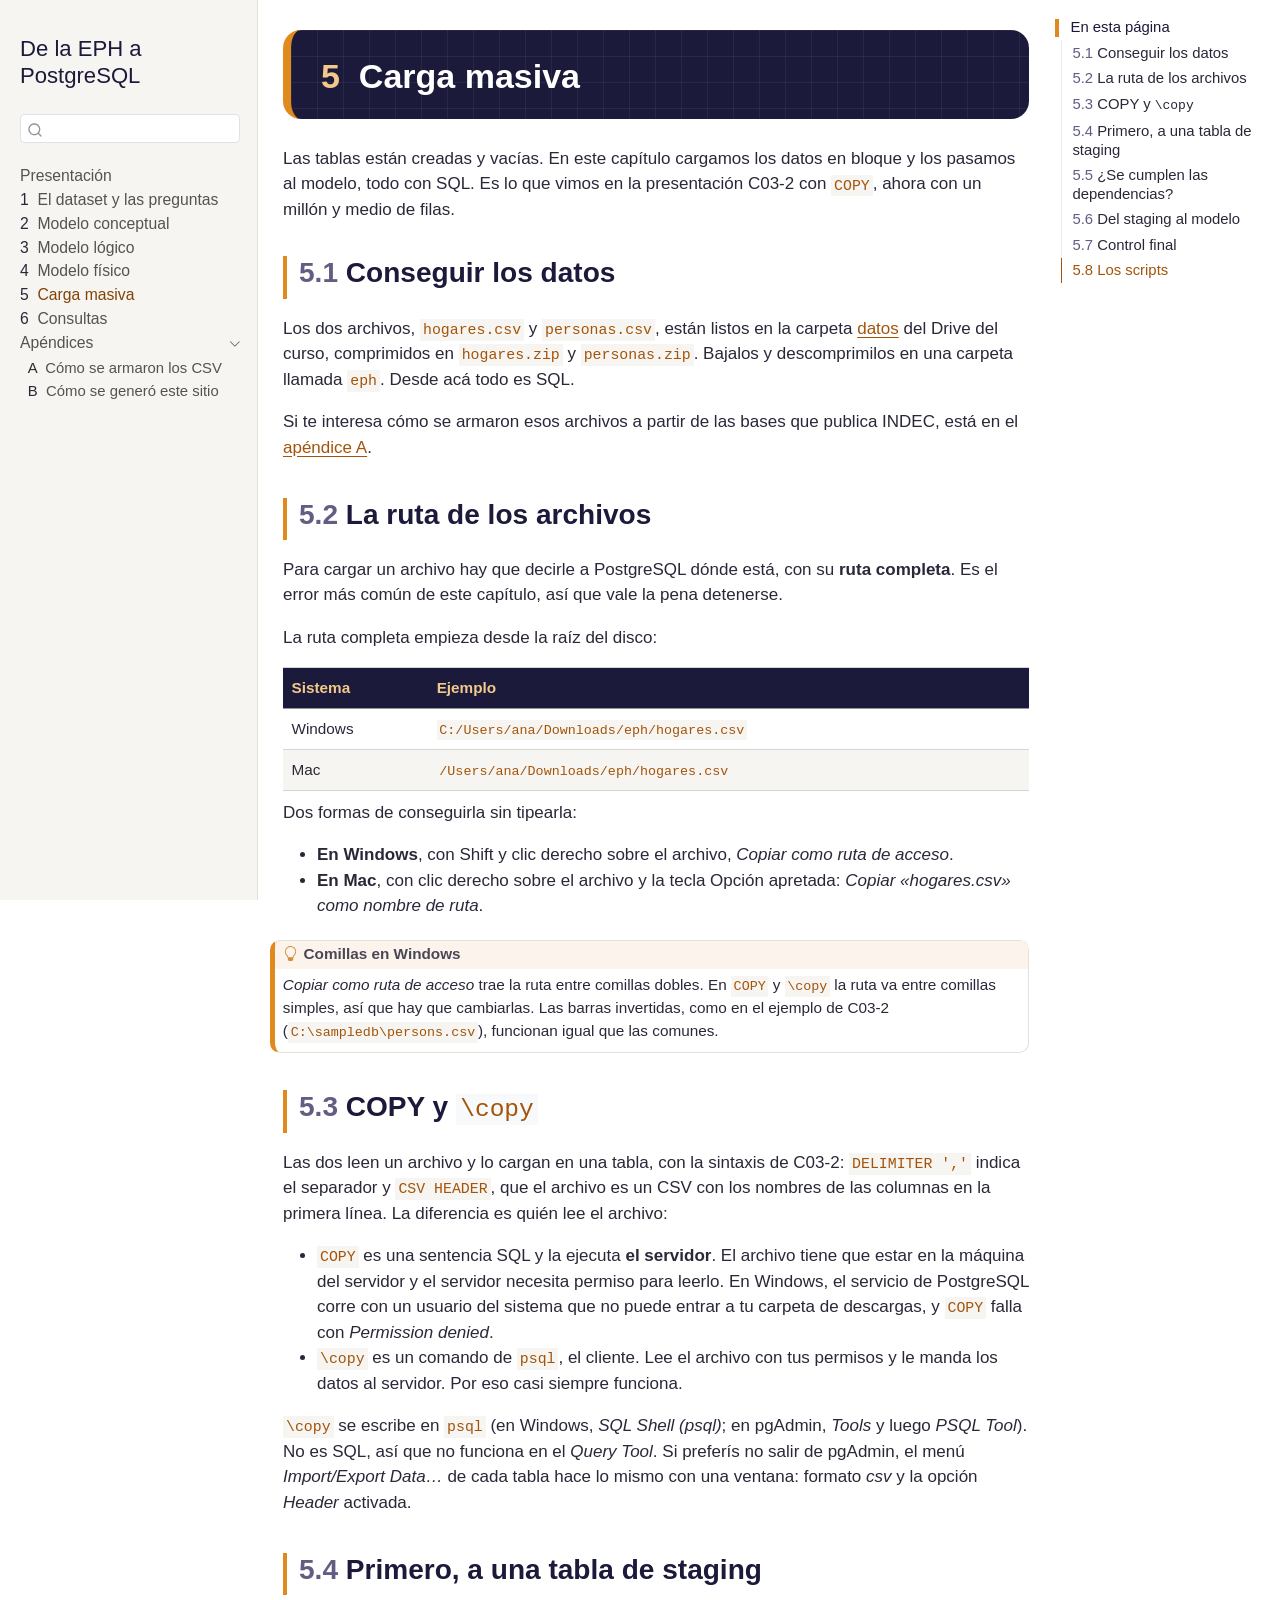
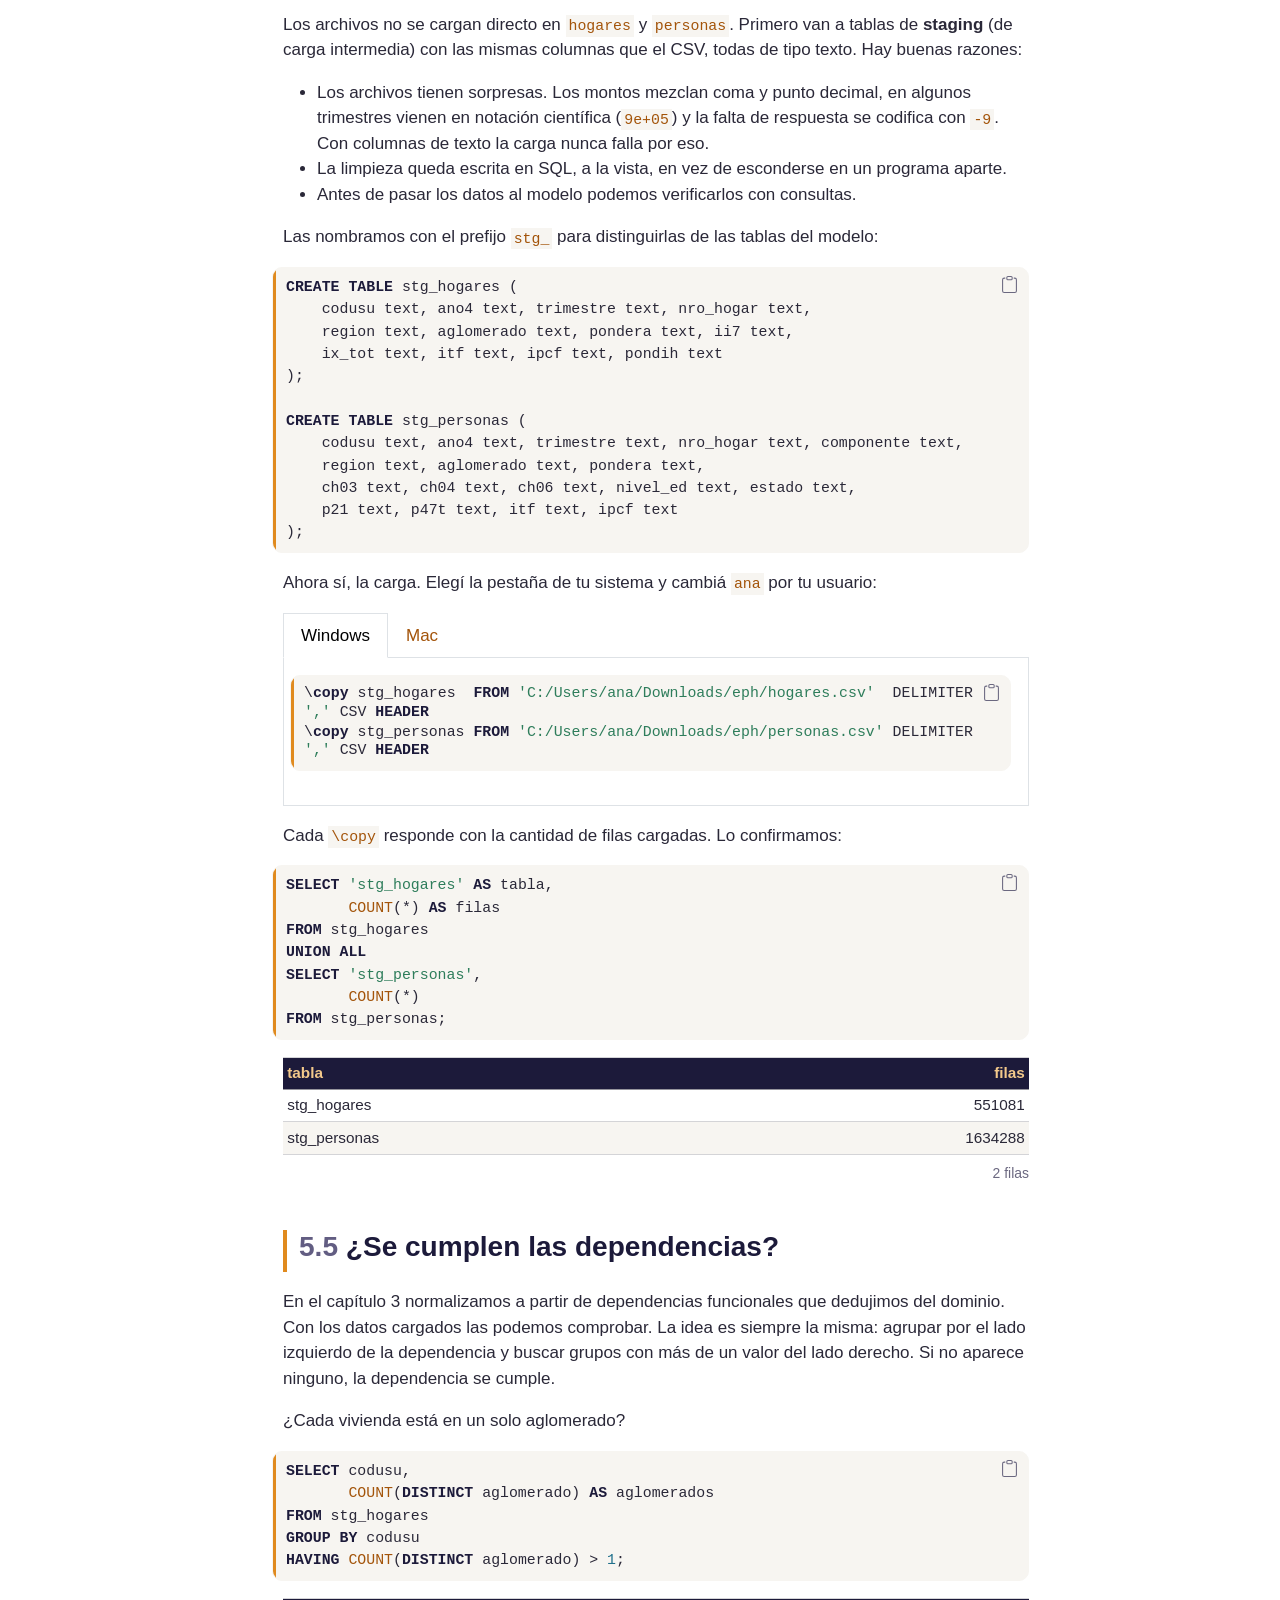
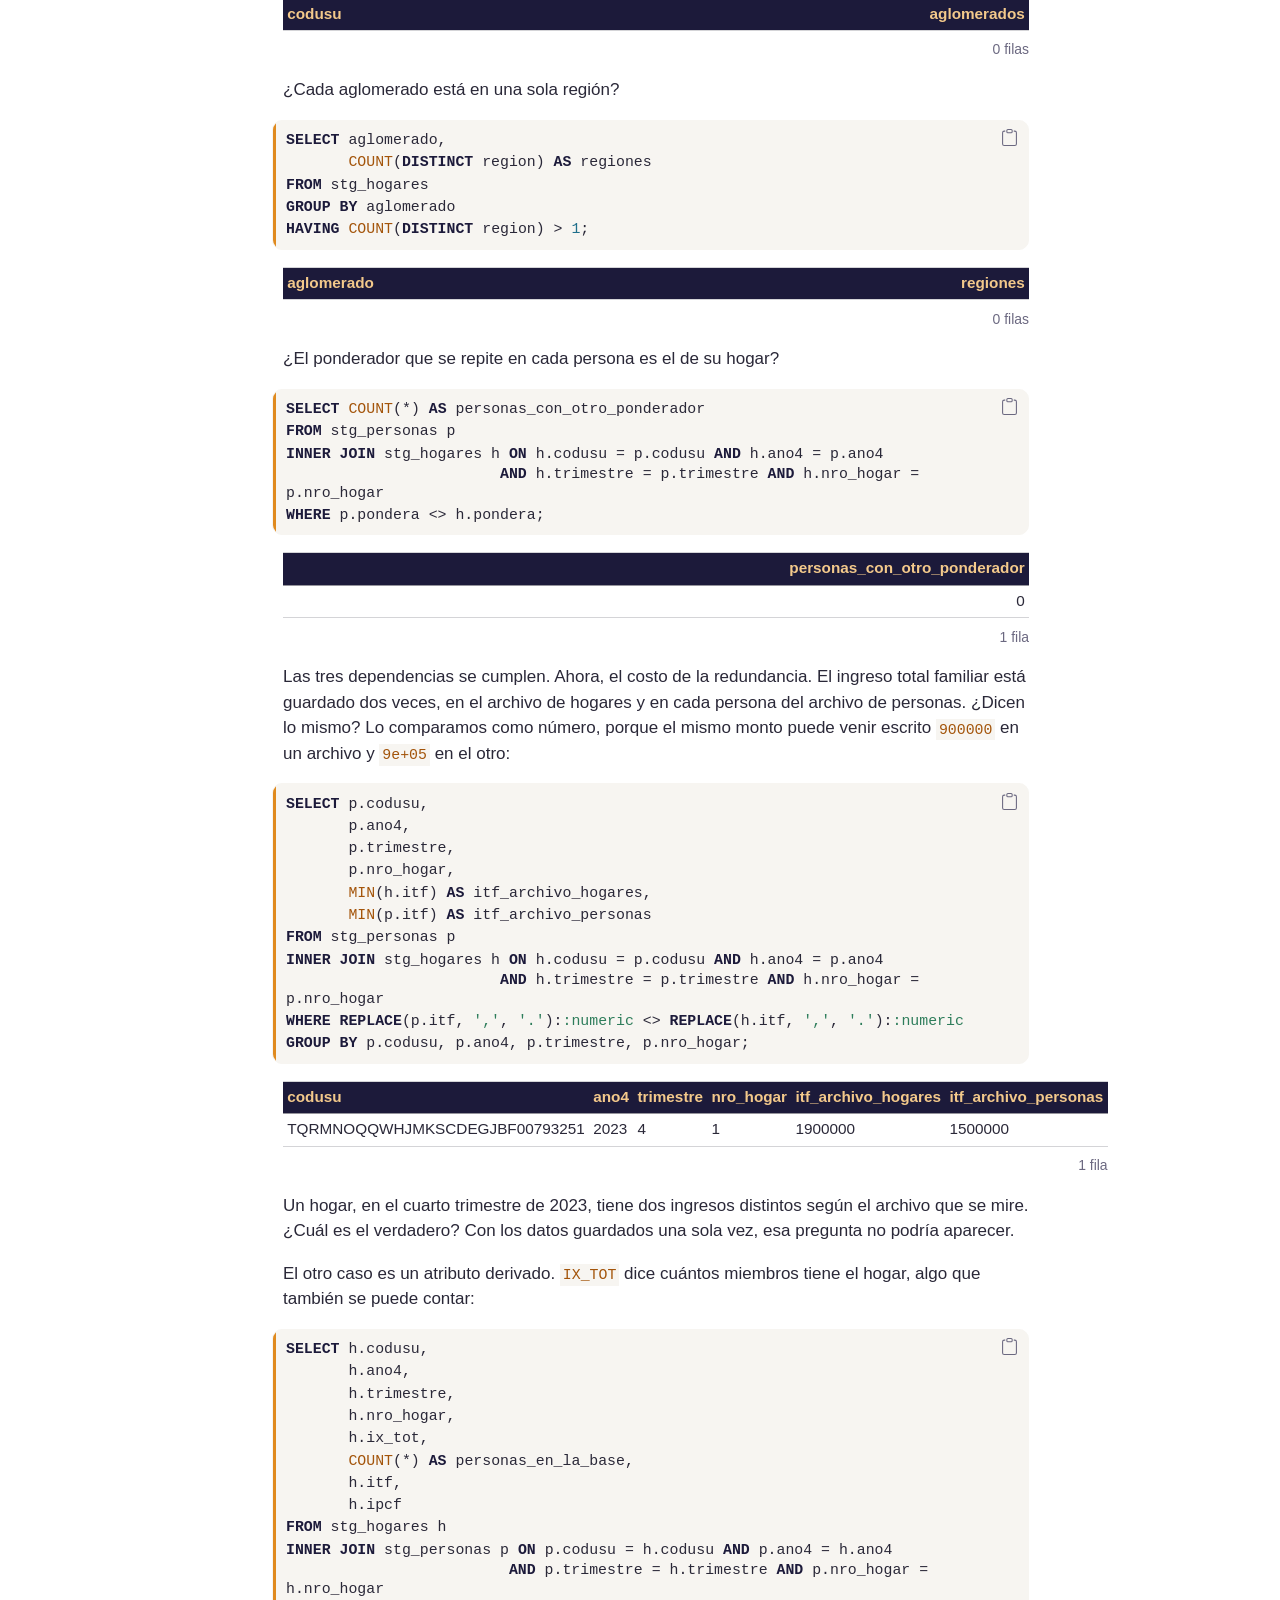
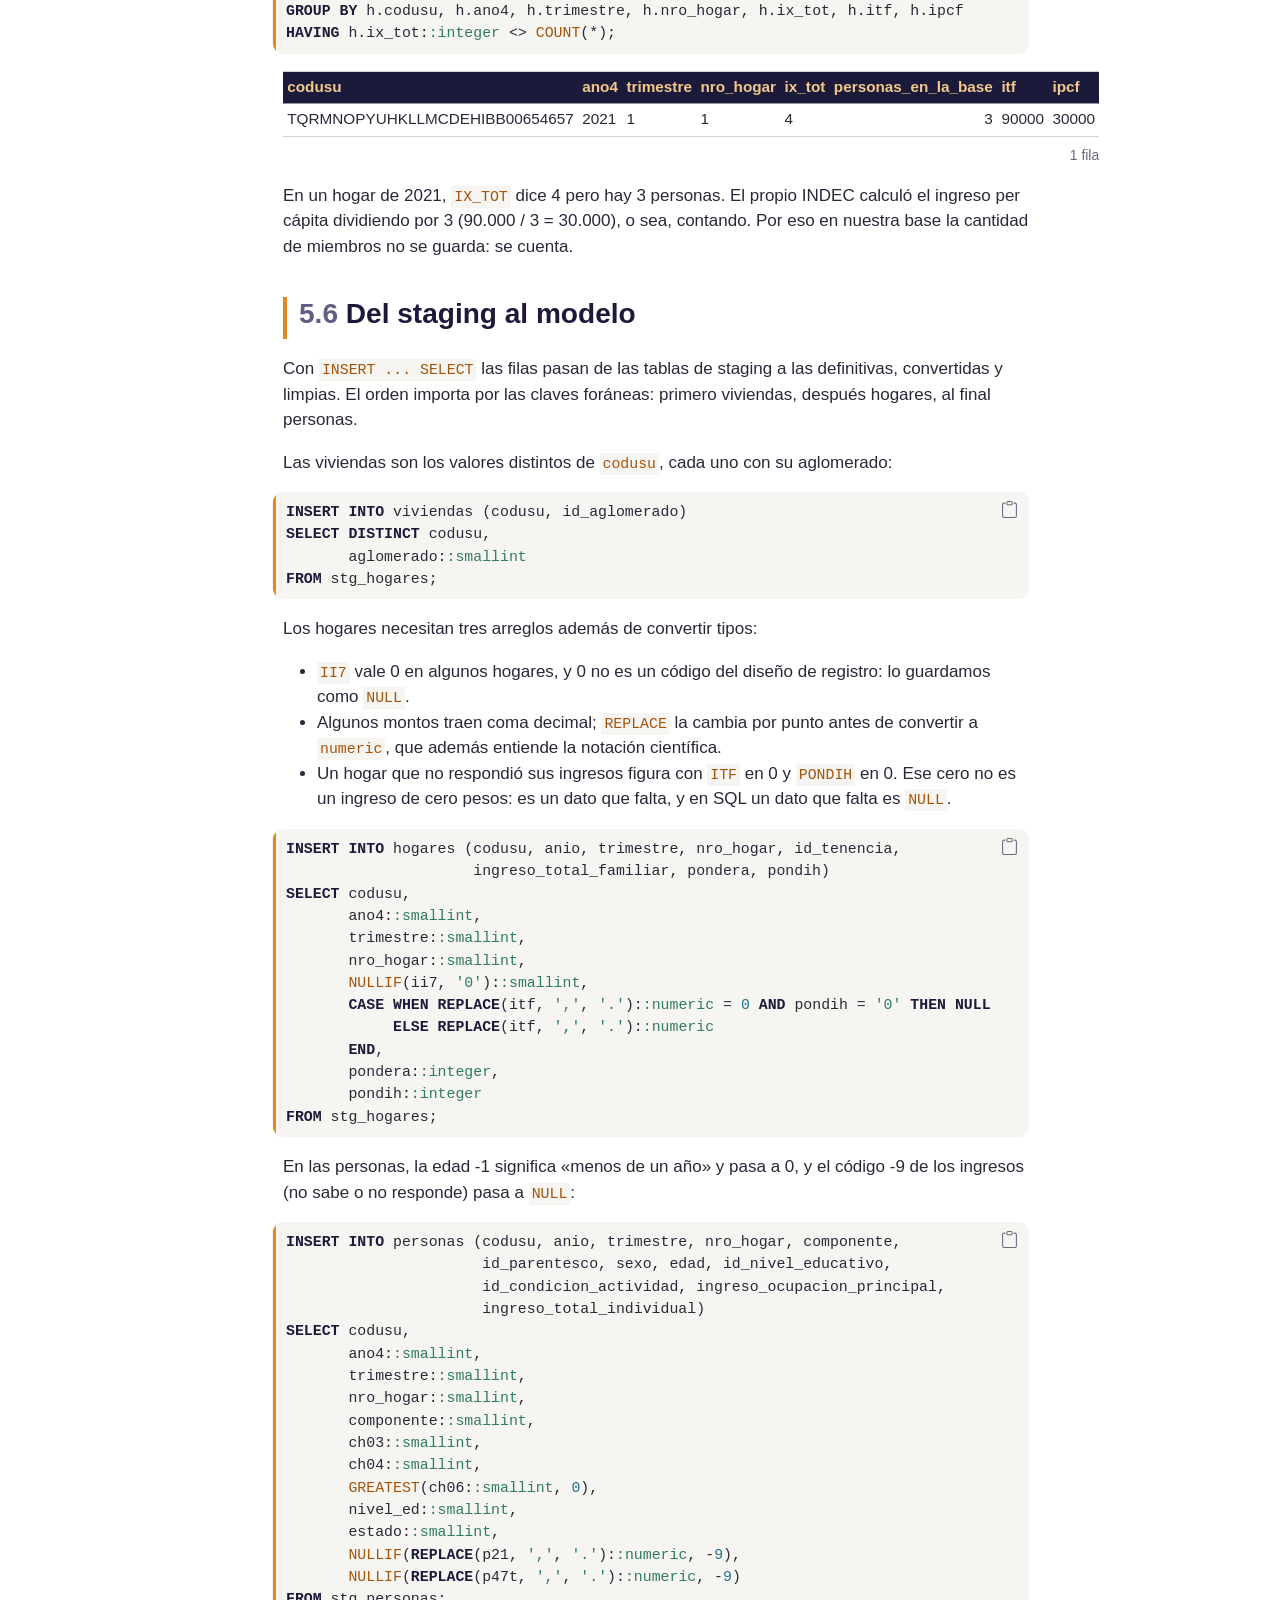
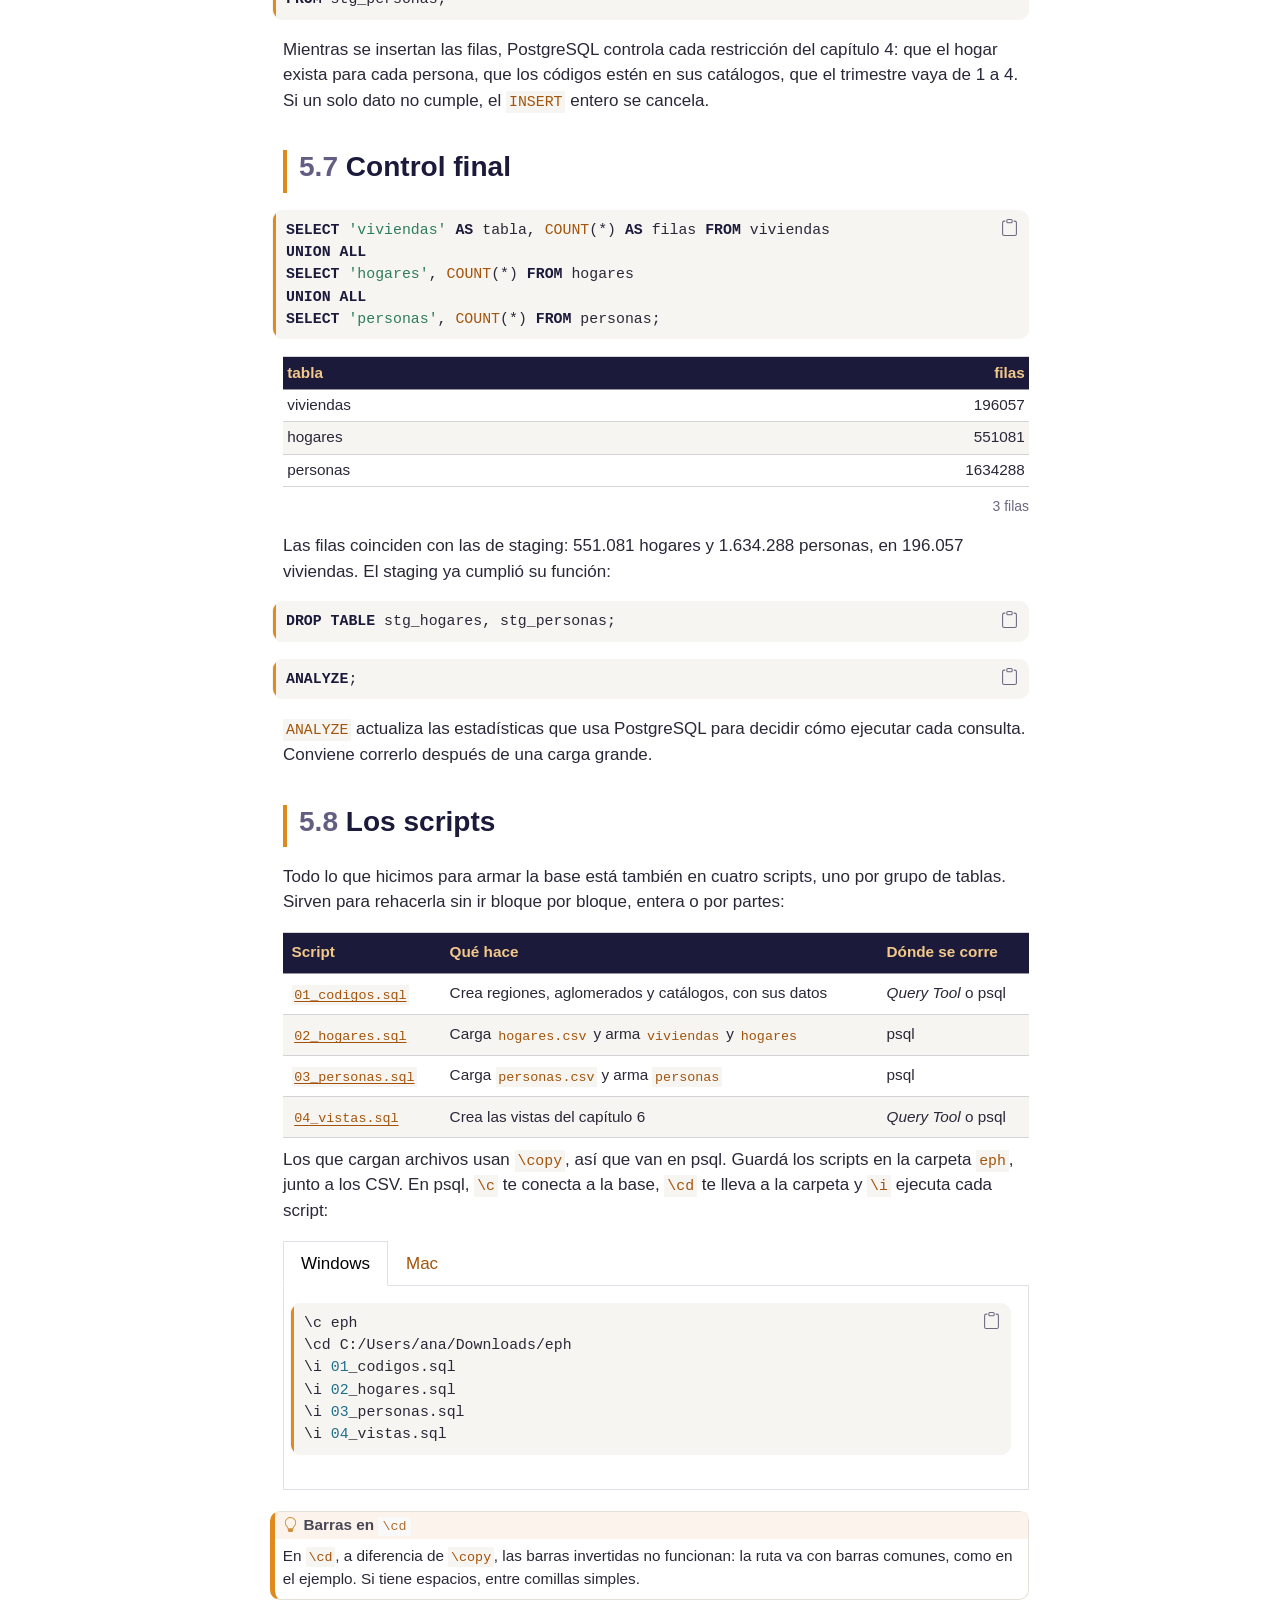
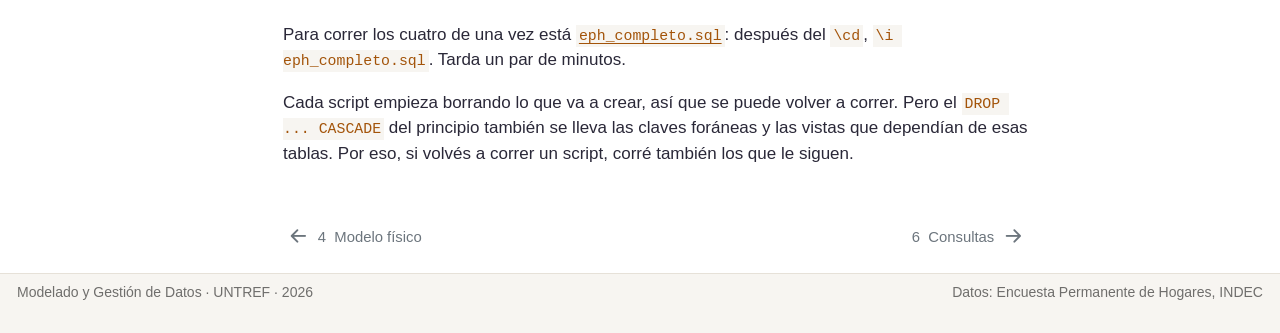
<file: guias/cuaderno-eph/05-carga.html>
<!DOCTYPE html>
<html xmlns="http://www.w3.org/1999/xhtml" lang="es" xml:lang="es"><head>

<meta charset="utf-8">
<meta name="generator" content="quarto-1.10.19">

<meta name="viewport" content="width=device-width, initial-scale=1.0, user-scalable=yes">


<title>5&nbsp; Carga masiva – De la EPH a PostgreSQL</title>
<style>
/* Default styles provided by pandoc.
** See https://pandoc.org/MANUAL.html#variables-for-html for config info.
*/
span.smallcaps{font-variant: small-caps;}
div.columns{display: flex; gap: 1.5em;}
div.column{flex: auto;}
@media screen {
div.columns{gap: min(4vw, 1.5em);}
div.column{overflow-x: auto;}
}
div.hanging-indent{margin-left: 1.5em; text-indent: -1.5em;}
ul.task-list{list-style: none;}
ul.task-list li input[type="checkbox"] {
  width: 0.8em;
  margin: 0 0.8em 0.2em -1em; /* quarto-specific, see https://github.com/quarto-dev/quarto-cli/issues/4556 */ 
  vertical-align: middle;
}
/* CSS for syntax highlighting */
html { -webkit-text-size-adjust: 100%; }
pre > code.sourceCode { white-space: pre; position: relative; }
pre > code.sourceCode > span { display: inline-block; line-height: 1.25; }
pre > code.sourceCode > span:empty { height: 1.2em; }
.sourceCode { overflow: visible; }
code.sourceCode > span { color: inherit; text-decoration: inherit; }
div.sourceCode { margin: 1em 0; }
pre.sourceCode { margin: 0; }
@media screen {
div.sourceCode { overflow: auto; }
}
@media print {
pre > code.sourceCode { white-space: pre-wrap; }
pre > code.sourceCode > span { text-indent: -5em; padding-left: 5em; }
}
pre.numberSource code
  { counter-reset: source-line 0; }
pre.numberSource code > span
  { position: relative; left: -4em; counter-increment: source-line; }
pre.numberSource code > span > a:first-child::before
  { content: counter(source-line);
    position: relative; left: -1em; text-align: right; vertical-align: baseline;
    border: none; display: inline-block;
    -webkit-touch-callout: none; -webkit-user-select: none;
    -khtml-user-select: none; -moz-user-select: none;
    -ms-user-select: none; user-select: none;
    padding: 0 4px; width: 4em;
  }
pre.numberSource { margin-left: 3em;  padding-left: 4px; }
div.sourceCode
  {   }
@media screen {
pre > code.sourceCode > span > a:first-child::before { text-decoration: underline; }
}
</style>


<script src="site_libs/quarto-nav/quarto-nav.js"></script>
<script src="site_libs/quarto-nav/headroom.min.js"></script>
<script src="site_libs/clipboard/clipboard.min.js"></script>
<script src="site_libs/quarto-search/autocomplete.umd.js"></script>
<script src="site_libs/quarto-search/fuse.min.js"></script>
<script src="site_libs/quarto-search/quarto-search.js"></script>
<meta name="quarto:offset" content="./">
<link href="./06-consultas.html" rel="next">
<link href="./04-fisico.html" rel="prev">
<script src="site_libs/quarto-html/quarto.js" type="module"></script>
<script src="site_libs/quarto-html/tabsets/tabsets.js" type="module"></script>
<script src="site_libs/quarto-html/popper.min.js"></script>
<script src="site_libs/quarto-html/tippy.umd.min.js"></script>
<script src="site_libs/quarto-html/anchor.min.js"></script>
<link href="site_libs/quarto-html/tippy.css" rel="stylesheet">
<link href="site_libs/quarto-html/quarto-syntax-highlighting-389c8454c5e4e6bc782f9b651a3c44a2.css" rel="stylesheet" id="quarto-text-highlighting-styles">
<script src="site_libs/bootstrap/bootstrap.min.js"></script>
<link href="site_libs/bootstrap/bootstrap-icons.css" rel="stylesheet">
<link href="site_libs/bootstrap/bootstrap-b44f78f901b27984fc33087947597b98.min.css" rel="stylesheet" append-hash="true" id="quarto-bootstrap" data-mode="light">
<script id="quarto-search-options" type="application/json">{
  "location": "sidebar",
  "copy-button": false,
  "collapse-after": 3,
  "panel-placement": "start",
  "type": "textbox",
  "limit": 50,
  "keyboard-shortcut": [
    "f",
    "/",
    "s"
  ],
  "show-item-context": false,
  "language": {
    "search-no-results-text": "No se han encontrado resultados",
    "search-matching-documents-text": "documentos encontrados",
    "search-copy-link-title": "Copiar el enlace en la búsqueda",
    "search-hide-matches-text": "Ocultar resultados adicionales",
    "search-more-match-text": "resultado adicional en este documento",
    "search-more-matches-text": "resultados adicionales en este documento",
    "search-clear-button-title": "Borrar",
    "search-text-placeholder": "",
    "search-detached-cancel-button-title": "Cancelar",
    "search-submit-button-title": "Enviar",
    "search-label": "Buscar"
  }
}</script>


</head>

<body class="nav-sidebar docked quarto-light">

<div id="quarto-search-results"></div>
  <header id="quarto-header" class="headroom fixed-top">
  <nav class="quarto-secondary-nav">
    <div class="container-fluid d-flex">
      <button type="button" class="quarto-btn-toggle btn" data-bs-toggle="collapse" role="button" data-bs-target=".quarto-sidebar-collapse-item" aria-controls="quarto-sidebar" aria-expanded="false" aria-label="Alternar barra lateral" onclick="if (window.quartoToggleHeadroom) { window.quartoToggleHeadroom(); }">
        <i class="bi bi-layout-text-sidebar-reverse"></i>
      </button>
        <nav class="quarto-page-breadcrumbs" aria-label="breadcrumb"><ol class="breadcrumb"><li class="breadcrumb-item"><a href="./05-carga.html"><span class="chapter-number">5</span>&nbsp; <span class="chapter-title">Carga masiva</span></a></li></ol></nav>
        <a class="flex-grow-1" role="navigation" data-bs-toggle="collapse" data-bs-target=".quarto-sidebar-collapse-item" aria-controls="quarto-sidebar" aria-expanded="false" aria-label="Alternar barra lateral" onclick="if (window.quartoToggleHeadroom) { window.quartoToggleHeadroom(); }">      
        </a>
      <button type="button" class="btn quarto-search-button" aria-label="Buscar" onclick="window.quartoOpenSearch();">
        <i class="bi bi-search"></i>
      </button>
    </div>
  </nav>
</header>
<!-- content -->
<div id="quarto-content" class="quarto-container page-columns page-rows-contents page-layout-article">
<!-- sidebar -->
  <nav id="quarto-sidebar" class="sidebar collapse collapse-horizontal quarto-sidebar-collapse-item sidebar-navigation docked overflow-auto">
    <div class="pt-lg-2 mt-2 text-left sidebar-header">
    <div class="sidebar-title mb-0 py-0">
      <a href="./">De la EPH a PostgreSQL</a> 
    </div>
      </div>
        <div class="mt-2 flex-shrink-0 align-items-center">
        <div class="sidebar-search">
        <div id="quarto-search" class="" title="Buscar"></div>
        </div>
        </div>
    <div class="sidebar-menu-container"> 
    <ul class="list-unstyled mt-1">
        <li class="sidebar-item">
  <div class="sidebar-item-container"> 
  <a href="./index.html" class="sidebar-item-text sidebar-link">
 <span class="menu-text">Presentación</span></a>
  </div>
</li>
        <li class="sidebar-item">
  <div class="sidebar-item-container"> 
  <a href="./01-dataset.html" class="sidebar-item-text sidebar-link">
 <span class="menu-text"><span class="chapter-number">1</span>&nbsp; <span class="chapter-title">El dataset y las preguntas</span></span></a>
  </div>
</li>
        <li class="sidebar-item">
  <div class="sidebar-item-container"> 
  <a href="./02-conceptual.html" class="sidebar-item-text sidebar-link">
 <span class="menu-text"><span class="chapter-number">2</span>&nbsp; <span class="chapter-title">Modelo conceptual</span></span></a>
  </div>
</li>
        <li class="sidebar-item">
  <div class="sidebar-item-container"> 
  <a href="./03-logico.html" class="sidebar-item-text sidebar-link">
 <span class="menu-text"><span class="chapter-number">3</span>&nbsp; <span class="chapter-title">Modelo lógico</span></span></a>
  </div>
</li>
        <li class="sidebar-item">
  <div class="sidebar-item-container"> 
  <a href="./04-fisico.html" class="sidebar-item-text sidebar-link">
 <span class="menu-text"><span class="chapter-number">4</span>&nbsp; <span class="chapter-title">Modelo físico</span></span></a>
  </div>
</li>
        <li class="sidebar-item">
  <div class="sidebar-item-container"> 
  <a href="./05-carga.html" class="sidebar-item-text sidebar-link active">
 <span class="menu-text"><span class="chapter-number">5</span>&nbsp; <span class="chapter-title">Carga masiva</span></span></a>
  </div>
</li>
        <li class="sidebar-item">
  <div class="sidebar-item-container"> 
  <a href="./06-consultas.html" class="sidebar-item-text sidebar-link">
 <span class="menu-text"><span class="chapter-number">6</span>&nbsp; <span class="chapter-title">Consultas</span></span></a>
  </div>
</li>
        <li class="sidebar-item sidebar-item-section">
      <div class="sidebar-item-container"> 
            <a class="sidebar-item-text sidebar-link text-start" data-bs-toggle="collapse" data-bs-target="#quarto-sidebar-section-1" role="navigation" aria-expanded="true">
 <span class="menu-text">Apéndices</span></a>
          <a class="sidebar-item-toggle text-start" data-bs-toggle="collapse" data-bs-target="#quarto-sidebar-section-1" role="navigation" aria-expanded="true" aria-label="Alternar sección">
            <i class="bi bi-chevron-right ms-2"></i>
          </a> 
      </div>
      <ul id="quarto-sidebar-section-1" class="collapse list-unstyled sidebar-section depth1 show">  
          <li class="sidebar-item">
  <div class="sidebar-item-container"> 
  <a href="./apendice-csv.html" class="sidebar-item-text sidebar-link">
 <span class="menu-text"><span class="chapter-number">A</span>&nbsp; <span class="chapter-title">Cómo se armaron los CSV</span></span></a>
  </div>
</li>
          <li class="sidebar-item">
  <div class="sidebar-item-container"> 
  <a href="./apendice-sitio.html" class="sidebar-item-text sidebar-link">
 <span class="menu-text"><span class="chapter-number">B</span>&nbsp; <span class="chapter-title">Cómo se generó este sitio</span></span></a>
  </div>
</li>
      </ul>
  </li>
    </ul>
    </div>
</nav>
<div id="quarto-sidebar-glass" class="quarto-sidebar-collapse-item" data-bs-toggle="collapse" data-bs-target=".quarto-sidebar-collapse-item"></div>
<!-- margin-sidebar -->
    <div id="quarto-margin-sidebar" class="sidebar margin-sidebar">
        <nav id="TOC" role="doc-toc" class="toc-active">
    <h2 id="toc-title">En esta página</h2>
   
  <ul class="collapse">
  <li><a href="#conseguir-los-datos" id="toc-conseguir-los-datos" class="nav-link active" data-scroll-target="#conseguir-los-datos"><span class="header-section-number">5.1</span> Conseguir los datos</a></li>
  <li><a href="#la-ruta-de-los-archivos" id="toc-la-ruta-de-los-archivos" class="nav-link" data-scroll-target="#la-ruta-de-los-archivos"><span class="header-section-number">5.2</span> La ruta de los archivos</a></li>
  <li><a href="#copy-y-copy" id="toc-copy-y-copy" class="nav-link" data-scroll-target="#copy-y-copy"><span class="header-section-number">5.3</span> COPY y <code>\copy</code></a></li>
  <li><a href="#primero-a-una-tabla-de-staging" id="toc-primero-a-una-tabla-de-staging" class="nav-link" data-scroll-target="#primero-a-una-tabla-de-staging"><span class="header-section-number">5.4</span> Primero, a una tabla de staging</a></li>
  <li><a href="#se-cumplen-las-dependencias" id="toc-se-cumplen-las-dependencias" class="nav-link" data-scroll-target="#se-cumplen-las-dependencias"><span class="header-section-number">5.5</span> ¿Se cumplen las dependencias?</a></li>
  <li><a href="#del-staging-al-modelo" id="toc-del-staging-al-modelo" class="nav-link" data-scroll-target="#del-staging-al-modelo"><span class="header-section-number">5.6</span> Del staging al modelo</a></li>
  <li><a href="#control-final" id="toc-control-final" class="nav-link" data-scroll-target="#control-final"><span class="header-section-number">5.7</span> Control final</a></li>
  <li><a href="#sec-scripts" id="toc-sec-scripts" class="nav-link" data-scroll-target="#sec-scripts"><span class="header-section-number">5.8</span> Los scripts</a></li>
  </ul>
</nav>
    </div>
<!-- main -->
<main class="content" id="quarto-document-content">

<header id="title-block-header" class="quarto-title-block default">
<div class="quarto-title">
<h1 class="title"><span id="sec-carga" class="quarto-section-identifier"><span class="chapter-number">5</span>&nbsp; <span class="chapter-title">Carga masiva</span></span></h1>
</div>



<div class="quarto-title-meta">

    
  
    
  </div>
  


</header>


<p>Las tablas están creadas y vacías. En este capítulo cargamos los datos en bloque y los pasamos al modelo, todo con SQL. Es lo que vimos en la presentación C03-2 con <code>COPY</code>, ahora con un millón y medio de filas.</p>
<section id="conseguir-los-datos" class="level2" data-number="5.1">
<h2 data-number="5.1" class="anchored" data-anchor-id="conseguir-los-datos"><span class="header-section-number">5.1</span> Conseguir los datos</h2>
<p>Los dos archivos, <code>hogares.csv</code> y <code>personas.csv</code>, están listos en la carpeta <a href="https://drive.google.com/drive/folders/1ERQ2mF4KhEytgb7z7zhks5w0LWRx6ouw">datos</a> del Drive del curso, comprimidos en <code>hogares.zip</code> y <code>personas.zip</code>. Bajalos y descomprimilos en una carpeta llamada <code>eph</code>. Desde acá todo es SQL.</p>
<p>Si te interesa cómo se armaron esos archivos a partir de las bases que publica INDEC, está en el <a href="./apendice-csv.html">apéndice A</a>.</p>
</section>
<section id="la-ruta-de-los-archivos" class="level2" data-number="5.2">
<h2 data-number="5.2" class="anchored" data-anchor-id="la-ruta-de-los-archivos"><span class="header-section-number">5.2</span> La ruta de los archivos</h2>
<p>Para cargar un archivo hay que decirle a PostgreSQL dónde está, con su <strong>ruta completa</strong>. Es el error más común de este capítulo, así que vale la pena detenerse.</p>
<p>La ruta completa empieza desde la raíz del disco:</p>
<table class="caption-top table">
<thead>
<tr class="header">
<th>Sistema</th>
<th>Ejemplo</th>
</tr>
</thead>
<tbody>
<tr class="odd">
<td>Windows</td>
<td><code>C:/Users/ana/Downloads/eph/hogares.csv</code></td>
</tr>
<tr class="even">
<td>Mac</td>
<td><code>/Users/ana/Downloads/eph/hogares.csv</code></td>
</tr>
</tbody>
</table>
<p>Dos formas de conseguirla sin tipearla:</p>
<ul>
<li><strong>En Windows</strong>, con Shift y clic derecho sobre el archivo, <em>Copiar como ruta de acceso</em>.</li>
<li><strong>En Mac</strong>, con clic derecho sobre el archivo y la tecla Opción apretada: <em>Copiar «hogares.csv» como nombre de ruta</em>.</li>
</ul>
<div class="callout callout-style-default callout-tip callout-titled">
<div class="callout-header d-flex align-content-center">
<div class="callout-icon-container">
<i class="callout-icon"></i>
</div>
<div class="callout-title-container flex-fill">
<span class="screen-reader-only">Tip</span>Comillas en Windows
</div>
</div>
<div class="callout-body-container callout-body">
<p><em>Copiar como ruta de acceso</em> trae la ruta entre comillas dobles. En <code>COPY</code> y <code>\copy</code> la ruta va entre comillas simples, así que hay que cambiarlas. Las barras invertidas, como en el ejemplo de C03-2 (<code>C:\sampledb\persons.csv</code>), funcionan igual que las comunes.</p>
</div>
</div>
</section>
<section id="copy-y-copy" class="level2" data-number="5.3">
<h2 data-number="5.3" class="anchored" data-anchor-id="copy-y-copy"><span class="header-section-number">5.3</span> COPY y <code>\copy</code></h2>
<p>Las dos leen un archivo y lo cargan en una tabla, con la sintaxis de C03-2: <code>DELIMITER ','</code> indica el separador y <code>CSV HEADER</code>, que el archivo es un CSV con los nombres de las columnas en la primera línea. La diferencia es quién lee el archivo:</p>
<ul>
<li><code>COPY</code> es una sentencia SQL y la ejecuta <strong>el servidor</strong>. El archivo tiene que estar en la máquina del servidor y el servidor necesita permiso para leerlo. En Windows, el servicio de PostgreSQL corre con un usuario del sistema que no puede entrar a tu carpeta de descargas, y <code>COPY</code> falla con <em>Permission denied</em>.</li>
<li><code>\copy</code> es un comando de <code>psql</code>, el cliente. Lee el archivo con tus permisos y le manda los datos al servidor. Por eso casi siempre funciona.</li>
</ul>
<p><code>\copy</code> se escribe en <code>psql</code> (en Windows, <em>SQL Shell (psql)</em>; en pgAdmin, <em>Tools</em> y luego <em>PSQL Tool</em>). No es SQL, así que no funciona en el <em>Query Tool</em>. Si preferís no salir de pgAdmin, el menú <em>Import/Export Data…</em> de cada tabla hace lo mismo con una ventana: formato <em>csv</em> y la opción <em>Header</em> activada.</p>
</section>
<section id="primero-a-una-tabla-de-staging" class="level2" data-number="5.4">
<h2 data-number="5.4" class="anchored" data-anchor-id="primero-a-una-tabla-de-staging"><span class="header-section-number">5.4</span> Primero, a una tabla de staging</h2>
<p>Los archivos no se cargan directo en <code>hogares</code> y <code>personas</code>. Primero van a tablas de <strong>staging</strong> (de carga intermedia) con las mismas columnas que el CSV, todas de tipo texto. Hay buenas razones:</p>
<ul>
<li>Los archivos tienen sorpresas. Los montos mezclan coma y punto decimal, en algunos trimestres vienen en notación científica (<code>9e+05</code>) y la falta de respuesta se codifica con <code>-9</code>. Con columnas de texto la carga nunca falla por eso.</li>
<li>La limpieza queda escrita en SQL, a la vista, en vez de esconderse en un programa aparte.</li>
<li>Antes de pasar los datos al modelo podemos verificarlos con consultas.</li>
</ul>
<p>Las nombramos con el prefijo <code>stg_</code> para distinguirlas de las tablas del modelo:</p>
<div class="cell">
<div class="code-copy-outer-scaffold"><div class="sourceCode cell-code" id="cb1"><pre class="sourceCode sql code-with-copy"><code class="sourceCode sql"><span id="cb1-1"><a href="#cb1-1" aria-hidden="true" tabindex="-1"></a><span class="kw">CREATE</span> <span class="kw">TABLE</span> stg_hogares (</span>
<span id="cb1-2"><a href="#cb1-2" aria-hidden="true" tabindex="-1"></a>    codusu text, ano4 text, trimestre text, nro_hogar text,</span>
<span id="cb1-3"><a href="#cb1-3" aria-hidden="true" tabindex="-1"></a>    region text, aglomerado text, pondera text, ii7 text,</span>
<span id="cb1-4"><a href="#cb1-4" aria-hidden="true" tabindex="-1"></a>    ix_tot text, itf text, ipcf text, pondih text</span>
<span id="cb1-5"><a href="#cb1-5" aria-hidden="true" tabindex="-1"></a>);</span>
<span id="cb1-6"><a href="#cb1-6" aria-hidden="true" tabindex="-1"></a></span>
<span id="cb1-7"><a href="#cb1-7" aria-hidden="true" tabindex="-1"></a><span class="kw">CREATE</span> <span class="kw">TABLE</span> stg_personas (</span>
<span id="cb1-8"><a href="#cb1-8" aria-hidden="true" tabindex="-1"></a>    codusu text, ano4 text, trimestre text, nro_hogar text, componente text,</span>
<span id="cb1-9"><a href="#cb1-9" aria-hidden="true" tabindex="-1"></a>    region text, aglomerado text, pondera text,</span>
<span id="cb1-10"><a href="#cb1-10" aria-hidden="true" tabindex="-1"></a>    ch03 text, ch04 text, ch06 text, nivel_ed text, estado text,</span>
<span id="cb1-11"><a href="#cb1-11" aria-hidden="true" tabindex="-1"></a>    p21 text, p47t text, itf text, ipcf text</span>
<span id="cb1-12"><a href="#cb1-12" aria-hidden="true" tabindex="-1"></a>);</span></code></pre></div><button title="Copiar al portapapeles" class="code-copy-button"><i class="bi"></i></button></div>
</div>
<p>Ahora sí, la carga. Elegí la pestaña de tu sistema y cambiá <code>ana</code> por tu usuario:</p>
<div class="tabset-margin-container"></div><div class="panel-tabset">
<ul class="nav nav-tabs" role="tablist"><li class="nav-item" role="presentation"><a class="nav-link active" id="tabset-1-1-tab" data-bs-toggle="tab" data-bs-target="#tabset-1-1" role="tab" aria-controls="tabset-1-1" aria-selected="true" href="">Windows</a></li><li class="nav-item" role="presentation"><a class="nav-link" id="tabset-1-2-tab" data-bs-toggle="tab" data-bs-target="#tabset-1-2" role="tab" aria-controls="tabset-1-2" aria-selected="false" href="">Mac</a></li></ul>
<div class="tab-content">
<div id="tabset-1-1" class="tab-pane active" role="tabpanel" aria-labelledby="tabset-1-1-tab">
<div class="code-copy-outer-scaffold"><div class="sourceCode" id="cb2"><pre class="sourceCode sql code-with-copy"><code class="sourceCode sql"><span id="cb2-1"><a href="#cb2-1" aria-hidden="true" tabindex="-1"></a>\<span class="kw">copy</span> stg_hogares  <span class="kw">FROM</span> <span class="st">'C:/Users/ana/Downloads/eph/hogares.csv'</span>  DELIMITER <span class="st">','</span> CSV <span class="kw">HEADER</span></span>
<span id="cb2-2"><a href="#cb2-2" aria-hidden="true" tabindex="-1"></a>\<span class="kw">copy</span> stg_personas <span class="kw">FROM</span> <span class="st">'C:/Users/ana/Downloads/eph/personas.csv'</span> DELIMITER <span class="st">','</span> CSV <span class="kw">HEADER</span></span></code></pre></div><button title="Copiar al portapapeles" class="code-copy-button"><i class="bi"></i></button></div>
</div>
<div id="tabset-1-2" class="tab-pane" role="tabpanel" aria-labelledby="tabset-1-2-tab">
<div class="code-copy-outer-scaffold"><div class="sourceCode" id="cb3"><pre class="sourceCode sql code-with-copy"><code class="sourceCode sql"><span id="cb3-1"><a href="#cb3-1" aria-hidden="true" tabindex="-1"></a>\<span class="kw">copy</span> stg_hogares  <span class="kw">FROM</span> <span class="st">'/Users/ana/Downloads/eph/hogares.csv'</span>  DELIMITER <span class="st">','</span> CSV <span class="kw">HEADER</span></span>
<span id="cb3-2"><a href="#cb3-2" aria-hidden="true" tabindex="-1"></a>\<span class="kw">copy</span> stg_personas <span class="kw">FROM</span> <span class="st">'/Users/ana/Downloads/eph/personas.csv'</span> DELIMITER <span class="st">','</span> CSV <span class="kw">HEADER</span></span></code></pre></div><button title="Copiar al portapapeles" class="code-copy-button"><i class="bi"></i></button></div>
</div>
</div>
</div>
<p>Cada <code>\copy</code> responde con la cantidad de filas cargadas. Lo confirmamos:</p>
<div class="cell">
<div class="code-copy-outer-scaffold"><div class="sourceCode cell-code" id="cb4"><pre class="sourceCode sql code-with-copy"><code class="sourceCode sql"><span id="cb4-1"><a href="#cb4-1" aria-hidden="true" tabindex="-1"></a><span class="kw">SELECT</span> <span class="st">'stg_hogares'</span> <span class="kw">AS</span> tabla,</span>
<span id="cb4-2"><a href="#cb4-2" aria-hidden="true" tabindex="-1"></a>       <span class="fu">COUNT</span>(<span class="op">*</span>) <span class="kw">AS</span> filas</span>
<span id="cb4-3"><a href="#cb4-3" aria-hidden="true" tabindex="-1"></a><span class="kw">FROM</span> stg_hogares</span>
<span id="cb4-4"><a href="#cb4-4" aria-hidden="true" tabindex="-1"></a><span class="kw">UNION</span> <span class="kw">ALL</span></span>
<span id="cb4-5"><a href="#cb4-5" aria-hidden="true" tabindex="-1"></a><span class="kw">SELECT</span> <span class="st">'stg_personas'</span>,</span>
<span id="cb4-6"><a href="#cb4-6" aria-hidden="true" tabindex="-1"></a>       <span class="fu">COUNT</span>(<span class="op">*</span>)</span>
<span id="cb4-7"><a href="#cb4-7" aria-hidden="true" tabindex="-1"></a><span class="kw">FROM</span> stg_personas;</span></code></pre></div><button title="Copiar al portapapeles" class="code-copy-button"><i class="bi"></i></button></div>
<table class="table table-sm">
<caption>
2 filas
</caption>
<thead>
<tr>
<th style="text-align:left;">
tabla
</th>
<th style="text-align:right;">
filas
</th>
</tr>
</thead>
<tbody>
<tr>
<td style="text-align:left;">
stg_hogares
</td>
<td style="text-align:right;">
551081
</td>
</tr>
<tr>
<td style="text-align:left;">
stg_personas
</td>
<td style="text-align:right;">
1634288
</td>
</tr>
</tbody>
</table>
</div>
</section>
<section id="se-cumplen-las-dependencias" class="level2" data-number="5.5">
<h2 data-number="5.5" class="anchored" data-anchor-id="se-cumplen-las-dependencias"><span class="header-section-number">5.5</span> ¿Se cumplen las dependencias?</h2>
<p>En el capítulo 3 normalizamos a partir de dependencias funcionales que dedujimos del dominio. Con los datos cargados las podemos comprobar. La idea es siempre la misma: agrupar por el lado izquierdo de la dependencia y buscar grupos con más de un valor del lado derecho. Si no aparece ninguno, la dependencia se cumple.</p>
<p>¿Cada vivienda está en un solo aglomerado?</p>
<div class="cell">
<div class="code-copy-outer-scaffold"><div class="sourceCode cell-code" id="cb5"><pre class="sourceCode sql code-with-copy"><code class="sourceCode sql"><span id="cb5-1"><a href="#cb5-1" aria-hidden="true" tabindex="-1"></a><span class="kw">SELECT</span> codusu,</span>
<span id="cb5-2"><a href="#cb5-2" aria-hidden="true" tabindex="-1"></a>       <span class="fu">COUNT</span>(<span class="kw">DISTINCT</span> aglomerado) <span class="kw">AS</span> aglomerados</span>
<span id="cb5-3"><a href="#cb5-3" aria-hidden="true" tabindex="-1"></a><span class="kw">FROM</span> stg_hogares</span>
<span id="cb5-4"><a href="#cb5-4" aria-hidden="true" tabindex="-1"></a><span class="kw">GROUP</span> <span class="kw">BY</span> codusu</span>
<span id="cb5-5"><a href="#cb5-5" aria-hidden="true" tabindex="-1"></a><span class="kw">HAVING</span> <span class="fu">COUNT</span>(<span class="kw">DISTINCT</span> aglomerado) <span class="op">&gt;</span> <span class="dv">1</span>;</span></code></pre></div><button title="Copiar al portapapeles" class="code-copy-button"><i class="bi"></i></button></div>
<table class="table table-sm">
<caption>
0 filas
</caption>
<thead>
<tr>
<th style="text-align:left;">
codusu
</th>
<th style="text-align:right;">
aglomerados
</th>
</tr>
</thead>
<tbody>
<tr>
</tr>
</tbody>
</table>
</div>
<p>¿Cada aglomerado está en una sola región?</p>
<div class="cell">
<div class="code-copy-outer-scaffold"><div class="sourceCode cell-code" id="cb6"><pre class="sourceCode sql code-with-copy"><code class="sourceCode sql"><span id="cb6-1"><a href="#cb6-1" aria-hidden="true" tabindex="-1"></a><span class="kw">SELECT</span> aglomerado,</span>
<span id="cb6-2"><a href="#cb6-2" aria-hidden="true" tabindex="-1"></a>       <span class="fu">COUNT</span>(<span class="kw">DISTINCT</span> region) <span class="kw">AS</span> regiones</span>
<span id="cb6-3"><a href="#cb6-3" aria-hidden="true" tabindex="-1"></a><span class="kw">FROM</span> stg_hogares</span>
<span id="cb6-4"><a href="#cb6-4" aria-hidden="true" tabindex="-1"></a><span class="kw">GROUP</span> <span class="kw">BY</span> aglomerado</span>
<span id="cb6-5"><a href="#cb6-5" aria-hidden="true" tabindex="-1"></a><span class="kw">HAVING</span> <span class="fu">COUNT</span>(<span class="kw">DISTINCT</span> region) <span class="op">&gt;</span> <span class="dv">1</span>;</span></code></pre></div><button title="Copiar al portapapeles" class="code-copy-button"><i class="bi"></i></button></div>
<table class="table table-sm">
<caption>
0 filas
</caption>
<thead>
<tr>
<th style="text-align:left;">
aglomerado
</th>
<th style="text-align:right;">
regiones
</th>
</tr>
</thead>
<tbody>
<tr>
</tr>
</tbody>
</table>
</div>
<p>¿El ponderador que se repite en cada persona es el de su hogar?</p>
<div class="cell">
<div class="code-copy-outer-scaffold"><div class="sourceCode cell-code" id="cb7"><pre class="sourceCode sql code-with-copy"><code class="sourceCode sql"><span id="cb7-1"><a href="#cb7-1" aria-hidden="true" tabindex="-1"></a><span class="kw">SELECT</span> <span class="fu">COUNT</span>(<span class="op">*</span>) <span class="kw">AS</span> personas_con_otro_ponderador</span>
<span id="cb7-2"><a href="#cb7-2" aria-hidden="true" tabindex="-1"></a><span class="kw">FROM</span> stg_personas p</span>
<span id="cb7-3"><a href="#cb7-3" aria-hidden="true" tabindex="-1"></a><span class="kw">INNER</span> <span class="kw">JOIN</span> stg_hogares h <span class="kw">ON</span> h.codusu <span class="op">=</span> p.codusu <span class="kw">AND</span> h.ano4 <span class="op">=</span> p.ano4</span>
<span id="cb7-4"><a href="#cb7-4" aria-hidden="true" tabindex="-1"></a>                        <span class="kw">AND</span> h.trimestre <span class="op">=</span> p.trimestre <span class="kw">AND</span> h.nro_hogar <span class="op">=</span> p.nro_hogar</span>
<span id="cb7-5"><a href="#cb7-5" aria-hidden="true" tabindex="-1"></a><span class="kw">WHERE</span> p.pondera <span class="op">&lt;&gt;</span> h.pondera;</span></code></pre></div><button title="Copiar al portapapeles" class="code-copy-button"><i class="bi"></i></button></div>
<table class="table table-sm">
<caption>
1 fila
</caption>
<thead>
<tr>
<th style="text-align:right;">
personas_con_otro_ponderador
</th>
</tr>
</thead>
<tbody>
<tr>
<td style="text-align:right;">
0
</td>
</tr>
</tbody>
</table>
</div>
<p>Las tres dependencias se cumplen. Ahora, el costo de la redundancia. El ingreso total familiar está guardado dos veces, en el archivo de hogares y en cada persona del archivo de personas. ¿Dicen lo mismo? Lo comparamos como número, porque el mismo monto puede venir escrito <code>900000</code> en un archivo y <code>9e+05</code> en el otro:</p>
<div class="cell">
<div class="code-copy-outer-scaffold"><div class="sourceCode cell-code" id="cb8"><pre class="sourceCode sql code-with-copy"><code class="sourceCode sql"><span id="cb8-1"><a href="#cb8-1" aria-hidden="true" tabindex="-1"></a><span class="kw">SELECT</span> p.codusu,</span>
<span id="cb8-2"><a href="#cb8-2" aria-hidden="true" tabindex="-1"></a>       p.ano4,</span>
<span id="cb8-3"><a href="#cb8-3" aria-hidden="true" tabindex="-1"></a>       p.trimestre,</span>
<span id="cb8-4"><a href="#cb8-4" aria-hidden="true" tabindex="-1"></a>       p.nro_hogar,</span>
<span id="cb8-5"><a href="#cb8-5" aria-hidden="true" tabindex="-1"></a>       <span class="fu">MIN</span>(h.itf) <span class="kw">AS</span> itf_archivo_hogares,</span>
<span id="cb8-6"><a href="#cb8-6" aria-hidden="true" tabindex="-1"></a>       <span class="fu">MIN</span>(p.itf) <span class="kw">AS</span> itf_archivo_personas</span>
<span id="cb8-7"><a href="#cb8-7" aria-hidden="true" tabindex="-1"></a><span class="kw">FROM</span> stg_personas p</span>
<span id="cb8-8"><a href="#cb8-8" aria-hidden="true" tabindex="-1"></a><span class="kw">INNER</span> <span class="kw">JOIN</span> stg_hogares h <span class="kw">ON</span> h.codusu <span class="op">=</span> p.codusu <span class="kw">AND</span> h.ano4 <span class="op">=</span> p.ano4</span>
<span id="cb8-9"><a href="#cb8-9" aria-hidden="true" tabindex="-1"></a>                        <span class="kw">AND</span> h.trimestre <span class="op">=</span> p.trimestre <span class="kw">AND</span> h.nro_hogar <span class="op">=</span> p.nro_hogar</span>
<span id="cb8-10"><a href="#cb8-10" aria-hidden="true" tabindex="-1"></a><span class="kw">WHERE</span> <span class="kw">REPLACE</span>(p.itf, <span class="st">','</span>, <span class="st">'.'</span>):<span class="ch">:numeric</span> <span class="op">&lt;&gt;</span> <span class="kw">REPLACE</span>(h.itf, <span class="st">','</span>, <span class="st">'.'</span>):<span class="ch">:numeric</span></span>
<span id="cb8-11"><a href="#cb8-11" aria-hidden="true" tabindex="-1"></a><span class="kw">GROUP</span> <span class="kw">BY</span> p.codusu, p.ano4, p.trimestre, p.nro_hogar;</span></code></pre></div><button title="Copiar al portapapeles" class="code-copy-button"><i class="bi"></i></button></div>
<table class="table table-sm">
<caption>
1 fila
</caption>
<thead>
<tr>
<th style="text-align:left;">
codusu
</th>
<th style="text-align:left;">
ano4
</th>
<th style="text-align:left;">
trimestre
</th>
<th style="text-align:left;">
nro_hogar
</th>
<th style="text-align:left;">
itf_archivo_hogares
</th>
<th style="text-align:left;">
itf_archivo_personas
</th>
</tr>
</thead>
<tbody>
<tr>
<td style="text-align:left;">
TQRMNOQQWHJMKSCDEGJBF00793251
</td>
<td style="text-align:left;">
2023
</td>
<td style="text-align:left;">
4
</td>
<td style="text-align:left;">
1
</td>
<td style="text-align:left;">
1900000
</td>
<td style="text-align:left;">
1500000
</td>
</tr>
</tbody>
</table>
</div>
<p>Un hogar, en el cuarto trimestre de 2023, tiene dos ingresos distintos según el archivo que se mire. ¿Cuál es el verdadero? Con los datos guardados una sola vez, esa pregunta no podría aparecer.</p>
<p>El otro caso es un atributo derivado. <code>IX_TOT</code> dice cuántos miembros tiene el hogar, algo que también se puede contar:</p>
<div class="cell">
<div class="code-copy-outer-scaffold"><div class="sourceCode cell-code" id="cb9"><pre class="sourceCode sql code-with-copy"><code class="sourceCode sql"><span id="cb9-1"><a href="#cb9-1" aria-hidden="true" tabindex="-1"></a><span class="kw">SELECT</span> h.codusu,</span>
<span id="cb9-2"><a href="#cb9-2" aria-hidden="true" tabindex="-1"></a>       h.ano4,</span>
<span id="cb9-3"><a href="#cb9-3" aria-hidden="true" tabindex="-1"></a>       h.trimestre,</span>
<span id="cb9-4"><a href="#cb9-4" aria-hidden="true" tabindex="-1"></a>       h.nro_hogar,</span>
<span id="cb9-5"><a href="#cb9-5" aria-hidden="true" tabindex="-1"></a>       h.ix_tot,</span>
<span id="cb9-6"><a href="#cb9-6" aria-hidden="true" tabindex="-1"></a>       <span class="fu">COUNT</span>(<span class="op">*</span>) <span class="kw">AS</span> personas_en_la_base,</span>
<span id="cb9-7"><a href="#cb9-7" aria-hidden="true" tabindex="-1"></a>       h.itf,</span>
<span id="cb9-8"><a href="#cb9-8" aria-hidden="true" tabindex="-1"></a>       h.ipcf</span>
<span id="cb9-9"><a href="#cb9-9" aria-hidden="true" tabindex="-1"></a><span class="kw">FROM</span> stg_hogares h</span>
<span id="cb9-10"><a href="#cb9-10" aria-hidden="true" tabindex="-1"></a><span class="kw">INNER</span> <span class="kw">JOIN</span> stg_personas p <span class="kw">ON</span> p.codusu <span class="op">=</span> h.codusu <span class="kw">AND</span> p.ano4 <span class="op">=</span> h.ano4</span>
<span id="cb9-11"><a href="#cb9-11" aria-hidden="true" tabindex="-1"></a>                         <span class="kw">AND</span> p.trimestre <span class="op">=</span> h.trimestre <span class="kw">AND</span> p.nro_hogar <span class="op">=</span> h.nro_hogar</span>
<span id="cb9-12"><a href="#cb9-12" aria-hidden="true" tabindex="-1"></a><span class="kw">GROUP</span> <span class="kw">BY</span> h.codusu, h.ano4, h.trimestre, h.nro_hogar, h.ix_tot, h.itf, h.ipcf</span>
<span id="cb9-13"><a href="#cb9-13" aria-hidden="true" tabindex="-1"></a><span class="kw">HAVING</span> h.ix_tot:<span class="ch">:integer</span> <span class="op">&lt;&gt;</span> <span class="fu">COUNT</span>(<span class="op">*</span>);</span></code></pre></div><button title="Copiar al portapapeles" class="code-copy-button"><i class="bi"></i></button></div>
<table class="table table-sm">
<caption>
1 fila
</caption>
<thead>
<tr>
<th style="text-align:left;">
codusu
</th>
<th style="text-align:left;">
ano4
</th>
<th style="text-align:left;">
trimestre
</th>
<th style="text-align:left;">
nro_hogar
</th>
<th style="text-align:left;">
ix_tot
</th>
<th style="text-align:right;">
personas_en_la_base
</th>
<th style="text-align:left;">
itf
</th>
<th style="text-align:left;">
ipcf
</th>
</tr>
</thead>
<tbody>
<tr>
<td style="text-align:left;">
TQRMNOPYUHKLLMCDEHIBB00654657
</td>
<td style="text-align:left;">
2021
</td>
<td style="text-align:left;">
1
</td>
<td style="text-align:left;">
1
</td>
<td style="text-align:left;">
4
</td>
<td style="text-align:right;">
3
</td>
<td style="text-align:left;">
90000
</td>
<td style="text-align:left;">
30000
</td>
</tr>
</tbody>
</table>
</div>
<p>En un hogar de 2021, <code>IX_TOT</code> dice 4 pero hay 3 personas. El propio INDEC calculó el ingreso per cápita dividiendo por 3 (90.000 / 3 = 30.000), o sea, contando. Por eso en nuestra base la cantidad de miembros no se guarda: se cuenta.</p>
</section>
<section id="del-staging-al-modelo" class="level2" data-number="5.6">
<h2 data-number="5.6" class="anchored" data-anchor-id="del-staging-al-modelo"><span class="header-section-number">5.6</span> Del staging al modelo</h2>
<p>Con <code>INSERT ... SELECT</code> las filas pasan de las tablas de staging a las definitivas, convertidas y limpias. El orden importa por las claves foráneas: primero viviendas, después hogares, al final personas.</p>
<p>Las viviendas son los valores distintos de <code>codusu</code>, cada uno con su aglomerado:</p>
<div class="cell">
<div class="code-copy-outer-scaffold"><div class="sourceCode cell-code" id="cb10"><pre class="sourceCode sql code-with-copy"><code class="sourceCode sql"><span id="cb10-1"><a href="#cb10-1" aria-hidden="true" tabindex="-1"></a><span class="kw">INSERT</span> <span class="kw">INTO</span> viviendas (codusu, id_aglomerado)</span>
<span id="cb10-2"><a href="#cb10-2" aria-hidden="true" tabindex="-1"></a><span class="kw">SELECT</span> <span class="kw">DISTINCT</span> codusu,</span>
<span id="cb10-3"><a href="#cb10-3" aria-hidden="true" tabindex="-1"></a>       aglomerado:<span class="ch">:smallint</span></span>
<span id="cb10-4"><a href="#cb10-4" aria-hidden="true" tabindex="-1"></a><span class="kw">FROM</span> stg_hogares;</span></code></pre></div><button title="Copiar al portapapeles" class="code-copy-button"><i class="bi"></i></button></div>
</div>
<p>Los hogares necesitan tres arreglos además de convertir tipos:</p>
<ul>
<li><code>II7</code> vale 0 en algunos hogares, y 0 no es un código del diseño de registro: lo guardamos como <code>NULL</code>.</li>
<li>Algunos montos traen coma decimal; <code>REPLACE</code> la cambia por punto antes de convertir a <code>numeric</code>, que además entiende la notación científica.</li>
<li>Un hogar que no respondió sus ingresos figura con <code>ITF</code> en 0 y <code>PONDIH</code> en 0. Ese cero no es un ingreso de cero pesos: es un dato que falta, y en SQL un dato que falta es <code>NULL</code>.</li>
</ul>
<div class="cell">
<div class="code-copy-outer-scaffold"><div class="sourceCode cell-code" id="cb11"><pre class="sourceCode sql code-with-copy"><code class="sourceCode sql"><span id="cb11-1"><a href="#cb11-1" aria-hidden="true" tabindex="-1"></a><span class="kw">INSERT</span> <span class="kw">INTO</span> hogares (codusu, anio, trimestre, nro_hogar, id_tenencia,</span>
<span id="cb11-2"><a href="#cb11-2" aria-hidden="true" tabindex="-1"></a>                     ingreso_total_familiar, pondera, pondih)</span>
<span id="cb11-3"><a href="#cb11-3" aria-hidden="true" tabindex="-1"></a><span class="kw">SELECT</span> codusu,</span>
<span id="cb11-4"><a href="#cb11-4" aria-hidden="true" tabindex="-1"></a>       ano4:<span class="ch">:smallint</span>,</span>
<span id="cb11-5"><a href="#cb11-5" aria-hidden="true" tabindex="-1"></a>       trimestre:<span class="ch">:smallint</span>,</span>
<span id="cb11-6"><a href="#cb11-6" aria-hidden="true" tabindex="-1"></a>       nro_hogar:<span class="ch">:smallint</span>,</span>
<span id="cb11-7"><a href="#cb11-7" aria-hidden="true" tabindex="-1"></a>       <span class="fu">NULLIF</span>(ii7, <span class="st">'0'</span>):<span class="ch">:smallint</span>,</span>
<span id="cb11-8"><a href="#cb11-8" aria-hidden="true" tabindex="-1"></a>       <span class="cf">CASE</span> <span class="cf">WHEN</span> <span class="kw">REPLACE</span>(itf, <span class="st">','</span>, <span class="st">'.'</span>):<span class="ch">:numeric</span> <span class="op">=</span> <span class="dv">0</span> <span class="kw">AND</span> pondih <span class="op">=</span> <span class="st">'0'</span> <span class="cf">THEN</span> <span class="kw">NULL</span></span>
<span id="cb11-9"><a href="#cb11-9" aria-hidden="true" tabindex="-1"></a>            <span class="cf">ELSE</span> <span class="kw">REPLACE</span>(itf, <span class="st">','</span>, <span class="st">'.'</span>):<span class="ch">:numeric</span></span>
<span id="cb11-10"><a href="#cb11-10" aria-hidden="true" tabindex="-1"></a>       <span class="cf">END</span>,</span>
<span id="cb11-11"><a href="#cb11-11" aria-hidden="true" tabindex="-1"></a>       pondera:<span class="ch">:integer</span>,</span>
<span id="cb11-12"><a href="#cb11-12" aria-hidden="true" tabindex="-1"></a>       pondih:<span class="ch">:integer</span></span>
<span id="cb11-13"><a href="#cb11-13" aria-hidden="true" tabindex="-1"></a><span class="kw">FROM</span> stg_hogares;</span></code></pre></div><button title="Copiar al portapapeles" class="code-copy-button"><i class="bi"></i></button></div>
</div>
<p>En las personas, la edad -1 significa «menos de un año» y pasa a 0, y el código -9 de los ingresos (no sabe o no responde) pasa a <code>NULL</code>:</p>
<div class="cell">
<div class="code-copy-outer-scaffold"><div class="sourceCode cell-code" id="cb12"><pre class="sourceCode sql code-with-copy"><code class="sourceCode sql"><span id="cb12-1"><a href="#cb12-1" aria-hidden="true" tabindex="-1"></a><span class="kw">INSERT</span> <span class="kw">INTO</span> personas (codusu, anio, trimestre, nro_hogar, componente,</span>
<span id="cb12-2"><a href="#cb12-2" aria-hidden="true" tabindex="-1"></a>                      id_parentesco, sexo, edad, id_nivel_educativo,</span>
<span id="cb12-3"><a href="#cb12-3" aria-hidden="true" tabindex="-1"></a>                      id_condicion_actividad, ingreso_ocupacion_principal,</span>
<span id="cb12-4"><a href="#cb12-4" aria-hidden="true" tabindex="-1"></a>                      ingreso_total_individual)</span>
<span id="cb12-5"><a href="#cb12-5" aria-hidden="true" tabindex="-1"></a><span class="kw">SELECT</span> codusu,</span>
<span id="cb12-6"><a href="#cb12-6" aria-hidden="true" tabindex="-1"></a>       ano4:<span class="ch">:smallint</span>,</span>
<span id="cb12-7"><a href="#cb12-7" aria-hidden="true" tabindex="-1"></a>       trimestre:<span class="ch">:smallint</span>,</span>
<span id="cb12-8"><a href="#cb12-8" aria-hidden="true" tabindex="-1"></a>       nro_hogar:<span class="ch">:smallint</span>,</span>
<span id="cb12-9"><a href="#cb12-9" aria-hidden="true" tabindex="-1"></a>       componente:<span class="ch">:smallint</span>,</span>
<span id="cb12-10"><a href="#cb12-10" aria-hidden="true" tabindex="-1"></a>       ch03:<span class="ch">:smallint</span>,</span>
<span id="cb12-11"><a href="#cb12-11" aria-hidden="true" tabindex="-1"></a>       ch04:<span class="ch">:smallint</span>,</span>
<span id="cb12-12"><a href="#cb12-12" aria-hidden="true" tabindex="-1"></a>       <span class="fu">GREATEST</span>(ch06:<span class="ch">:smallint</span>, <span class="dv">0</span>),</span>
<span id="cb12-13"><a href="#cb12-13" aria-hidden="true" tabindex="-1"></a>       nivel_ed:<span class="ch">:smallint</span>,</span>
<span id="cb12-14"><a href="#cb12-14" aria-hidden="true" tabindex="-1"></a>       estado:<span class="ch">:smallint</span>,</span>
<span id="cb12-15"><a href="#cb12-15" aria-hidden="true" tabindex="-1"></a>       <span class="fu">NULLIF</span>(<span class="kw">REPLACE</span>(p21, <span class="st">','</span>, <span class="st">'.'</span>):<span class="ch">:numeric</span>, <span class="op">-</span><span class="dv">9</span>),</span>
<span id="cb12-16"><a href="#cb12-16" aria-hidden="true" tabindex="-1"></a>       <span class="fu">NULLIF</span>(<span class="kw">REPLACE</span>(p47t, <span class="st">','</span>, <span class="st">'.'</span>):<span class="ch">:numeric</span>, <span class="op">-</span><span class="dv">9</span>)</span>
<span id="cb12-17"><a href="#cb12-17" aria-hidden="true" tabindex="-1"></a><span class="kw">FROM</span> stg_personas;</span></code></pre></div><button title="Copiar al portapapeles" class="code-copy-button"><i class="bi"></i></button></div>
</div>
<p>Mientras se insertan las filas, PostgreSQL controla cada restricción del capítulo 4: que el hogar exista para cada persona, que los códigos estén en sus catálogos, que el trimestre vaya de 1 a 4. Si un solo dato no cumple, el <code>INSERT</code> entero se cancela.</p>
</section>
<section id="control-final" class="level2" data-number="5.7">
<h2 data-number="5.7" class="anchored" data-anchor-id="control-final"><span class="header-section-number">5.7</span> Control final</h2>
<div class="cell">
<div class="code-copy-outer-scaffold"><div class="sourceCode cell-code" id="cb13"><pre class="sourceCode sql code-with-copy"><code class="sourceCode sql"><span id="cb13-1"><a href="#cb13-1" aria-hidden="true" tabindex="-1"></a><span class="kw">SELECT</span> <span class="st">'viviendas'</span> <span class="kw">AS</span> tabla, <span class="fu">COUNT</span>(<span class="op">*</span>) <span class="kw">AS</span> filas <span class="kw">FROM</span> viviendas</span>
<span id="cb13-2"><a href="#cb13-2" aria-hidden="true" tabindex="-1"></a><span class="kw">UNION</span> <span class="kw">ALL</span></span>
<span id="cb13-3"><a href="#cb13-3" aria-hidden="true" tabindex="-1"></a><span class="kw">SELECT</span> <span class="st">'hogares'</span>, <span class="fu">COUNT</span>(<span class="op">*</span>) <span class="kw">FROM</span> hogares</span>
<span id="cb13-4"><a href="#cb13-4" aria-hidden="true" tabindex="-1"></a><span class="kw">UNION</span> <span class="kw">ALL</span></span>
<span id="cb13-5"><a href="#cb13-5" aria-hidden="true" tabindex="-1"></a><span class="kw">SELECT</span> <span class="st">'personas'</span>, <span class="fu">COUNT</span>(<span class="op">*</span>) <span class="kw">FROM</span> personas;</span></code></pre></div><button title="Copiar al portapapeles" class="code-copy-button"><i class="bi"></i></button></div>
<table class="table table-sm">
<caption>
3 filas
</caption>
<thead>
<tr>
<th style="text-align:left;">
tabla
</th>
<th style="text-align:right;">
filas
</th>
</tr>
</thead>
<tbody>
<tr>
<td style="text-align:left;">
viviendas
</td>
<td style="text-align:right;">
196057
</td>
</tr>
<tr>
<td style="text-align:left;">
hogares
</td>
<td style="text-align:right;">
551081
</td>
</tr>
<tr>
<td style="text-align:left;">
personas
</td>
<td style="text-align:right;">
1634288
</td>
</tr>
</tbody>
</table>
</div>
<p>Las filas coinciden con las de staging: 551.081 hogares y 1.634.288 personas, en 196.057 viviendas. El staging ya cumplió su función:</p>
<div class="cell">
<div class="code-copy-outer-scaffold"><div class="sourceCode cell-code" id="cb14"><pre class="sourceCode sql code-with-copy"><code class="sourceCode sql"><span id="cb14-1"><a href="#cb14-1" aria-hidden="true" tabindex="-1"></a><span class="kw">DROP</span> <span class="kw">TABLE</span> stg_hogares, stg_personas;</span></code></pre></div><button title="Copiar al portapapeles" class="code-copy-button"><i class="bi"></i></button></div>
</div>
<div class="cell">
<div class="code-copy-outer-scaffold"><div class="sourceCode cell-code" id="cb15"><pre class="sourceCode sql code-with-copy"><code class="sourceCode sql"><span id="cb15-1"><a href="#cb15-1" aria-hidden="true" tabindex="-1"></a><span class="kw">ANALYZE</span>;</span></code></pre></div><button title="Copiar al portapapeles" class="code-copy-button"><i class="bi"></i></button></div>
</div>
<p><code>ANALYZE</code> actualiza las estadísticas que usa PostgreSQL para decidir cómo ejecutar cada consulta. Conviene correrlo después de una carga grande.</p>
</section>
<section id="sec-scripts" class="level2" data-number="5.8">
<h2 data-number="5.8" class="anchored" data-anchor-id="sec-scripts"><span class="header-section-number">5.8</span> Los scripts</h2>
<p>Todo lo que hicimos para armar la base está también en cuatro scripts, uno por grupo de tablas. Sirven para rehacerla sin ir bloque por bloque, entera o por partes:</p>
<table class="caption-top table">
<thead>
<tr class="header">
<th>Script</th>
<th>Qué hace</th>
<th>Dónde se corre</th>
</tr>
</thead>
<tbody>
<tr class="odd">
<td><a href="sql/01_codigos.sql" download="01_codigos.sql"><code>01_codigos.sql</code></a></td>
<td>Crea regiones, aglomerados y catálogos, con sus datos</td>
<td><em>Query Tool</em> o psql</td>
</tr>
<tr class="even">
<td><a href="sql/02_hogares.sql" download="02_hogares.sql"><code>02_hogares.sql</code></a></td>
<td>Carga <code>hogares.csv</code> y arma <code>viviendas</code> y <code>hogares</code></td>
<td>psql</td>
</tr>
<tr class="odd">
<td><a href="sql/03_personas.sql" download="03_personas.sql"><code>03_personas.sql</code></a></td>
<td>Carga <code>personas.csv</code> y arma <code>personas</code></td>
<td>psql</td>
</tr>
<tr class="even">
<td><a href="sql/04_vistas.sql" download="04_vistas.sql"><code>04_vistas.sql</code></a></td>
<td>Crea las vistas del capítulo 6</td>
<td><em>Query Tool</em> o psql</td>
</tr>
</tbody>
</table>
<p>Los que cargan archivos usan <code>\copy</code>, así que van en psql. Guardá los scripts en la carpeta <code>eph</code>, junto a los CSV. En psql, <code>\c</code> te conecta a la base, <code>\cd</code> te lleva a la carpeta y <code>\i</code> ejecuta cada script:</p>
<div class="tabset-margin-container"></div><div class="panel-tabset">
<ul class="nav nav-tabs" role="tablist"><li class="nav-item" role="presentation"><a class="nav-link active" id="tabset-2-1-tab" data-bs-toggle="tab" data-bs-target="#tabset-2-1" role="tab" aria-controls="tabset-2-1" aria-selected="true" href="">Windows</a></li><li class="nav-item" role="presentation"><a class="nav-link" id="tabset-2-2-tab" data-bs-toggle="tab" data-bs-target="#tabset-2-2" role="tab" aria-controls="tabset-2-2" aria-selected="false" href="">Mac</a></li></ul>
<div class="tab-content">
<div id="tabset-2-1" class="tab-pane active" role="tabpanel" aria-labelledby="tabset-2-1-tab">
<div class="code-copy-outer-scaffold"><div class="sourceCode" id="cb16"><pre class="sourceCode sql code-with-copy"><code class="sourceCode sql"><span id="cb16-1"><a href="#cb16-1" aria-hidden="true" tabindex="-1"></a>\c eph</span>
<span id="cb16-2"><a href="#cb16-2" aria-hidden="true" tabindex="-1"></a>\cd C:<span class="op">/</span>Users<span class="op">/</span>ana<span class="op">/</span>Downloads<span class="op">/</span>eph</span>
<span id="cb16-3"><a href="#cb16-3" aria-hidden="true" tabindex="-1"></a>\i <span class="dv">01</span>_codigos.sql</span>
<span id="cb16-4"><a href="#cb16-4" aria-hidden="true" tabindex="-1"></a>\i <span class="dv">02</span>_hogares.sql</span>
<span id="cb16-5"><a href="#cb16-5" aria-hidden="true" tabindex="-1"></a>\i <span class="dv">03</span>_personas.sql</span>
<span id="cb16-6"><a href="#cb16-6" aria-hidden="true" tabindex="-1"></a>\i <span class="dv">04</span>_vistas.sql</span></code></pre></div><button title="Copiar al portapapeles" class="code-copy-button"><i class="bi"></i></button></div>
</div>
<div id="tabset-2-2" class="tab-pane" role="tabpanel" aria-labelledby="tabset-2-2-tab">
<div class="code-copy-outer-scaffold"><div class="sourceCode" id="cb17"><pre class="sourceCode sql code-with-copy"><code class="sourceCode sql"><span id="cb17-1"><a href="#cb17-1" aria-hidden="true" tabindex="-1"></a>\c eph</span>
<span id="cb17-2"><a href="#cb17-2" aria-hidden="true" tabindex="-1"></a>\cd <span class="op">/</span>Users<span class="op">/</span>ana<span class="op">/</span>Downloads<span class="op">/</span>eph</span>
<span id="cb17-3"><a href="#cb17-3" aria-hidden="true" tabindex="-1"></a>\i <span class="dv">01</span>_codigos.sql</span>
<span id="cb17-4"><a href="#cb17-4" aria-hidden="true" tabindex="-1"></a>\i <span class="dv">02</span>_hogares.sql</span>
<span id="cb17-5"><a href="#cb17-5" aria-hidden="true" tabindex="-1"></a>\i <span class="dv">03</span>_personas.sql</span>
<span id="cb17-6"><a href="#cb17-6" aria-hidden="true" tabindex="-1"></a>\i <span class="dv">04</span>_vistas.sql</span></code></pre></div><button title="Copiar al portapapeles" class="code-copy-button"><i class="bi"></i></button></div>
</div>
</div>
</div>
<div class="callout callout-style-default callout-tip callout-titled">
<div class="callout-header d-flex align-content-center">
<div class="callout-icon-container">
<i class="callout-icon"></i>
</div>
<div class="callout-title-container flex-fill">
<span class="screen-reader-only">Tip</span>Barras en <code>\cd</code>
</div>
</div>
<div class="callout-body-container callout-body">
<p>En <code>\cd</code>, a diferencia de <code>\copy</code>, las barras invertidas no funcionan: la ruta va con barras comunes, como en el ejemplo. Si tiene espacios, entre comillas simples.</p>
</div>
</div>
<p>Para correr los cuatro de una vez está <a href="sql/eph_completo.sql" download="eph_completo.sql"><code>eph_completo.sql</code></a>: después del <code>\cd</code>, <code>\i eph_completo.sql</code>. Tarda un par de minutos.</p>
<p>Cada script empieza borrando lo que va a crear, así que se puede volver a correr. Pero el <code>DROP ... CASCADE</code> del principio también se lleva las claves foráneas y las vistas que dependían de esas tablas. Por eso, si volvés a correr un script, corré también los que le siguen.</p>


</section>

</main> <!-- /main -->
<script id="quarto-html-after-body" type="application/javascript">
  window.document.addEventListener("DOMContentLoaded", function (event) {
    const icon = "";
    const anchorJS = new window.AnchorJS();
    anchorJS.options = {
      placement: 'right',
      icon: icon
    };
    anchorJS.add('.anchored');
    const isCodeAnnotation = (el) => {
      for (const clz of el.classList) {
        if (clz.startsWith('code-annotation-')) {                     
          return true;
        }
      }
      return false;
    }
    const onCopySuccess = function(e) {
      // button target
      const button = e.trigger;
      // don't keep focus
      button.blur();
      // flash "checked"
      button.classList.add('code-copy-button-checked');
      var currentTitle = button.getAttribute("title");
      button.setAttribute("title", "Copiado");
      let tooltip;
      if (window.bootstrap) {
        button.setAttribute("data-bs-toggle", "tooltip");
        button.setAttribute("data-bs-placement", "left");
        button.setAttribute("data-bs-title", "Copiado");
        tooltip = new bootstrap.Tooltip(button, 
          { trigger: "manual", 
            customClass: "code-copy-button-tooltip",
            offset: [0, -8]});
        tooltip.show();    
      }
      setTimeout(function() {
        if (tooltip) {
          tooltip.hide();
          button.removeAttribute("data-bs-title");
          button.removeAttribute("data-bs-toggle");
          button.removeAttribute("data-bs-placement");
        }
        button.setAttribute("title", currentTitle);
        button.classList.remove('code-copy-button-checked');
      }, 1000);
      // clear code selection
      e.clearSelection();
    }
    const getTextToCopy = function(trigger) {
      const outerScaffold = trigger.parentElement.cloneNode(true);
      const codeEl = outerScaffold.querySelector('code');
      for (const childEl of codeEl.children) {
        if (isCodeAnnotation(childEl)) {
          childEl.remove();
        }
      }
      return codeEl.innerText;
    }
    const clipboard = new window.ClipboardJS('.code-copy-button:not([data-in-quarto-modal])', {
      text: getTextToCopy
    });
    clipboard.on('success', onCopySuccess);
    if (window.document.getElementById('quarto-embedded-source-code-modal')) {
      const clipboardModal = new window.ClipboardJS('.code-copy-button[data-in-quarto-modal]', {
        text: getTextToCopy,
        container: window.document.getElementById('quarto-embedded-source-code-modal')
      });
      clipboardModal.on('success', onCopySuccess);
    }
      var localhostRegex = new RegExp(/^(?:http|https):\/\/localhost\:?[0-9]*\//);
      var mailtoRegex = new RegExp(/^mailto:/);
        var filterRegex = new RegExp('/' + window.location.host + '/');
      var isInternal = (href) => {
          return filterRegex.test(href) || localhostRegex.test(href) || mailtoRegex.test(href);
      }
      // Inspect non-navigation links and adorn them if external
     var links = window.document.querySelectorAll('a[href]:not(.nav-link):not(.navbar-brand):not(.toc-action):not(.sidebar-link):not(.sidebar-item-toggle):not(.pagination-link):not(.no-external):not([aria-hidden]):not(.dropdown-item):not(.quarto-navigation-tool):not(.about-link)');
      for (var i=0; i<links.length; i++) {
        const link = links[i];
        if (!isInternal(link.href)) {
          // undo the damage that might have been done by quarto-nav.js in the case of
          // links that we want to consider external
          if (link.dataset.originalHref !== undefined) {
            link.href = link.dataset.originalHref;
          }
        }
      }
    function tippyHover(el, contentFn, onTriggerFn, onUntriggerFn) {
      const config = {
        allowHTML: true,
        maxWidth: 500,
        delay: 100,
        arrow: false,
        appendTo: function(el) {
            return el.parentElement;
        },
        interactive: true,
        interactiveBorder: 10,
        theme: 'quarto',
        placement: 'bottom-start',
      };
      if (contentFn) {
        config.content = contentFn;
      }
      if (onTriggerFn) {
        config.onTrigger = onTriggerFn;
      }
      if (onUntriggerFn) {
        config.onUntrigger = onUntriggerFn;
      }
      window.tippy(el, config); 
    }
    const noterefs = window.document.querySelectorAll('a[role="doc-noteref"]');
    for (var i=0; i<noterefs.length; i++) {
      const ref = noterefs[i];
      tippyHover(ref, function() {
        // use id or data attribute instead here
        let href = ref.getAttribute('data-footnote-href') || ref.getAttribute('href');
        try { href = new URL(href).hash; } catch {}
        const id = href.replace(/^#\/?/, "");
        const note = window.document.getElementById(id);
        if (note) {
          return note.innerHTML;
        } else {
          return "";
        }
      });
    }
    const xrefs = window.document.querySelectorAll('a.quarto-xref');
    const processXRef = (id, note) => {
      // Strip column container classes
      const stripColumnClz = (el) => {
        el.classList.remove("page-full", "page-columns");
        if (el.children) {
          for (const child of el.children) {
            stripColumnClz(child);
          }
        }
      }
      stripColumnClz(note)
      if (id === null || id.startsWith('sec-')) {
        // Special case sections, only their first couple elements
        const container = document.createElement("div");
        if (note.children && note.children.length > 2) {
          container.appendChild(note.children[0].cloneNode(true));
          for (let i = 1; i < note.children.length; i++) {
            const child = note.children[i];
            if (child.tagName === "P" && child.innerText === "") {
              continue;
            } else {
              container.appendChild(child.cloneNode(true));
              break;
            }
          }
          if (window.Quarto?.typesetMath) {
            window.Quarto.typesetMath(container);
          }
          return container.innerHTML
        } else {
          if (window.Quarto?.typesetMath) {
            window.Quarto.typesetMath(note);
          }
          return note.innerHTML;
        }
      } else {
        // Remove any anchor links if they are present
        const anchorLink = note.querySelector('a.anchorjs-link');
        if (anchorLink) {
          anchorLink.remove();
        }
        if (window.Quarto?.typesetMath) {
          window.Quarto.typesetMath(note);
        }
        if (note.classList.contains("callout")) {
          return note.outerHTML;
        } else {
          return note.innerHTML;
        }
      }
    }
    for (var i=0; i<xrefs.length; i++) {
      const xref = xrefs[i];
      tippyHover(xref, undefined, function(instance) {
        instance.disable();
        let url = xref.getAttribute('href');
        let hash = undefined; 
        if (url.startsWith('#')) {
          hash = url;
        } else {
          try { hash = new URL(url).hash; } catch {}
        }
        if (hash) {
          const id = hash.replace(/^#\/?/, "");
          const note = window.document.getElementById(id);
          if (note !== null) {
            try {
              const html = processXRef(id, note.cloneNode(true));
              instance.setContent(html);
            } finally {
              instance.enable();
              instance.show();
            }
          } else {
            // See if we can fetch this
            fetch(url.split('#')[0])
            .then(res => res.text())
            .then(html => {
              const parser = new DOMParser();
              const htmlDoc = parser.parseFromString(html, "text/html");
              const note = htmlDoc.getElementById(id);
              if (note !== null) {
                const html = processXRef(id, note);
                instance.setContent(html);
              } 
            }).finally(() => {
              instance.enable();
              instance.show();
            });
          }
        } else {
          // See if we can fetch a full url (with no hash to target)
          // This is a special case and we should probably do some content thinning / targeting
          fetch(url)
          .then(res => res.text())
          .then(html => {
            const parser = new DOMParser();
            const htmlDoc = parser.parseFromString(html, "text/html");
            const note = htmlDoc.querySelector('main.content');
            if (note !== null) {
              // This should only happen for chapter cross references
              // (since there is no id in the URL)
              // remove the first header
              if (note.children.length > 0 && note.children[0].tagName === "HEADER") {
                note.children[0].remove();
              }
              const html = processXRef(null, note);
              instance.setContent(html);
            } 
          }).finally(() => {
            instance.enable();
            instance.show();
          });
        }
      }, function(instance) {
      });
    }
        let selectedAnnoteEl;
        const selectorForAnnotation = ( cell, annotation) => {
          let cellAttr = 'data-code-cell="' + cell + '"';
          let lineAttr = 'data-code-annotation="' +  annotation + '"';
          const selector = 'span[' + cellAttr + '][' + lineAttr + ']';
          return selector;
        }
        const selectCodeLines = (annoteEl) => {
          const doc = window.document;
          const targetCell = annoteEl.getAttribute("data-target-cell");
          const targetAnnotation = annoteEl.getAttribute("data-target-annotation");
          const annoteSpan = window.document.querySelector(selectorForAnnotation(targetCell, targetAnnotation));
          const lines = annoteSpan.getAttribute("data-code-lines").split(",");
          const lineIds = lines.map((line) => {
            return targetCell + "-" + line;
          })
          let top = null;
          let height = null;
          let parent = null;
          if (lineIds.length > 0) {
              //compute the position of the single el (top and bottom and make a div)
              const el = window.document.getElementById(lineIds[0]);
              top = el.offsetTop;
              height = el.offsetHeight;
              parent = el.parentElement.parentElement;
            if (lineIds.length > 1) {
              const lastEl = window.document.getElementById(lineIds[lineIds.length - 1]);
              const bottom = lastEl.offsetTop + lastEl.offsetHeight;
              height = bottom - top;
            }
            if (top !== null && height !== null && parent !== null) {
              // cook up a div (if necessary) and position it 
              let div = window.document.getElementById("code-annotation-line-highlight");
              if (div === null) {
                div = window.document.createElement("div");
                div.setAttribute("id", "code-annotation-line-highlight");
                div.style.position = 'absolute';
                parent.appendChild(div);
              }
              div.style.top = top - 2 + "px";
              div.style.height = height + 4 + "px";
              div.style.left = 0;
              let gutterDiv = window.document.getElementById("code-annotation-line-highlight-gutter");
              if (gutterDiv === null) {
                gutterDiv = window.document.createElement("div");
                gutterDiv.setAttribute("id", "code-annotation-line-highlight-gutter");
                gutterDiv.style.position = 'absolute';
                const codeCell = window.document.getElementById(targetCell);
                const gutter = codeCell.querySelector('.code-annotation-gutter');
                gutter.appendChild(gutterDiv);
              }
              gutterDiv.style.top = top - 2 + "px";
              gutterDiv.style.height = height + 4 + "px";
            }
            selectedAnnoteEl = annoteEl;
          }
        };
        const unselectCodeLines = () => {
          const elementsIds = ["code-annotation-line-highlight", "code-annotation-line-highlight-gutter"];
          elementsIds.forEach((elId) => {
            const div = window.document.getElementById(elId);
            if (div) {
              div.remove();
            }
          });
          selectedAnnoteEl = undefined;
        };
          // Handle positioning of the toggle
      window.addEventListener(
        "resize",
        throttle(() => {
          elRect = undefined;
          if (selectedAnnoteEl) {
            selectCodeLines(selectedAnnoteEl);
          }
        }, 10)
      );
      function throttle(fn, ms) {
      let throttle = false;
      let timer;
        return (...args) => {
          if(!throttle) { // first call gets through
              fn.apply(this, args);
              throttle = true;
          } else { // all the others get throttled
              if(timer) clearTimeout(timer); // cancel #2
              timer = setTimeout(() => {
                fn.apply(this, args);
                timer = throttle = false;
              }, ms);
          }
        };
      }
        // Attach click handler to the DT
        const annoteDls = window.document.querySelectorAll('dt[data-target-cell]');
        for (const annoteDlNode of annoteDls) {
          annoteDlNode.addEventListener('click', (event) => {
            const clickedEl = event.target;
            if (clickedEl !== selectedAnnoteEl) {
              unselectCodeLines();
              const activeEl = window.document.querySelector('dt[data-target-cell].code-annotation-active');
              if (activeEl) {
                activeEl.classList.remove('code-annotation-active');
              }
              selectCodeLines(clickedEl);
              clickedEl.classList.add('code-annotation-active');
            } else {
              // Unselect the line
              unselectCodeLines();
              clickedEl.classList.remove('code-annotation-active');
            }
          });
        }
    const findCites = (el) => {
      const parentEl = el.parentElement;
      if (parentEl) {
        const cites = parentEl.dataset.cites;
        if (cites) {
          return {
            el,
            cites: cites.split(' ')
          };
        } else {
          return findCites(el.parentElement)
        }
      } else {
        return undefined;
      }
    };
    var bibliorefs = window.document.querySelectorAll('a[role="doc-biblioref"]');
    for (var i=0; i<bibliorefs.length; i++) {
      const ref = bibliorefs[i];
      const citeInfo = findCites(ref);
      if (citeInfo) {
        tippyHover(citeInfo.el, function() {
          var popup = window.document.createElement('div');
          citeInfo.cites.forEach(function(cite) {
            var citeDiv = window.document.createElement('div');
            citeDiv.classList.add('hanging-indent');
            citeDiv.classList.add('csl-entry');
            var biblioDiv = window.document.getElementById('ref-' + cite);
            if (biblioDiv) {
              citeDiv.innerHTML = biblioDiv.innerHTML;
            }
            popup.appendChild(citeDiv);
          });
          return popup.innerHTML;
        });
      }
    }
  });
  </script>
<nav class="page-navigation">
  <div class="nav-page nav-page-previous">
      <a href="./04-fisico.html" class="pagination-link" aria-label="Modelo físico">
        <i class="bi bi-arrow-left-short"></i> <span class="nav-page-text"><span class="chapter-number">4</span>&nbsp; <span class="chapter-title">Modelo físico</span></span>
      </a>          
  </div>
  <div class="nav-page nav-page-next">
      <a href="./06-consultas.html" class="pagination-link" aria-label="Consultas">
        <span class="nav-page-text"><span class="chapter-number">6</span>&nbsp; <span class="chapter-title">Consultas</span></span> <i class="bi bi-arrow-right-short"></i>
      </a>
  </div>
</nav>
</div> <!-- /content -->
<footer class="footer">
  <div class="nav-footer">
    <div class="nav-footer-left">
<p>Modelado y Gestión de Datos · UNTREF · 2026</p>
</div>   
    <div class="nav-footer-center">
      &nbsp;
    </div>
    <div class="nav-footer-right">
<p>Datos: Encuesta Permanente de Hogares, INDEC</p>
</div>
  </div>
</footer>




</body></html>
</file>
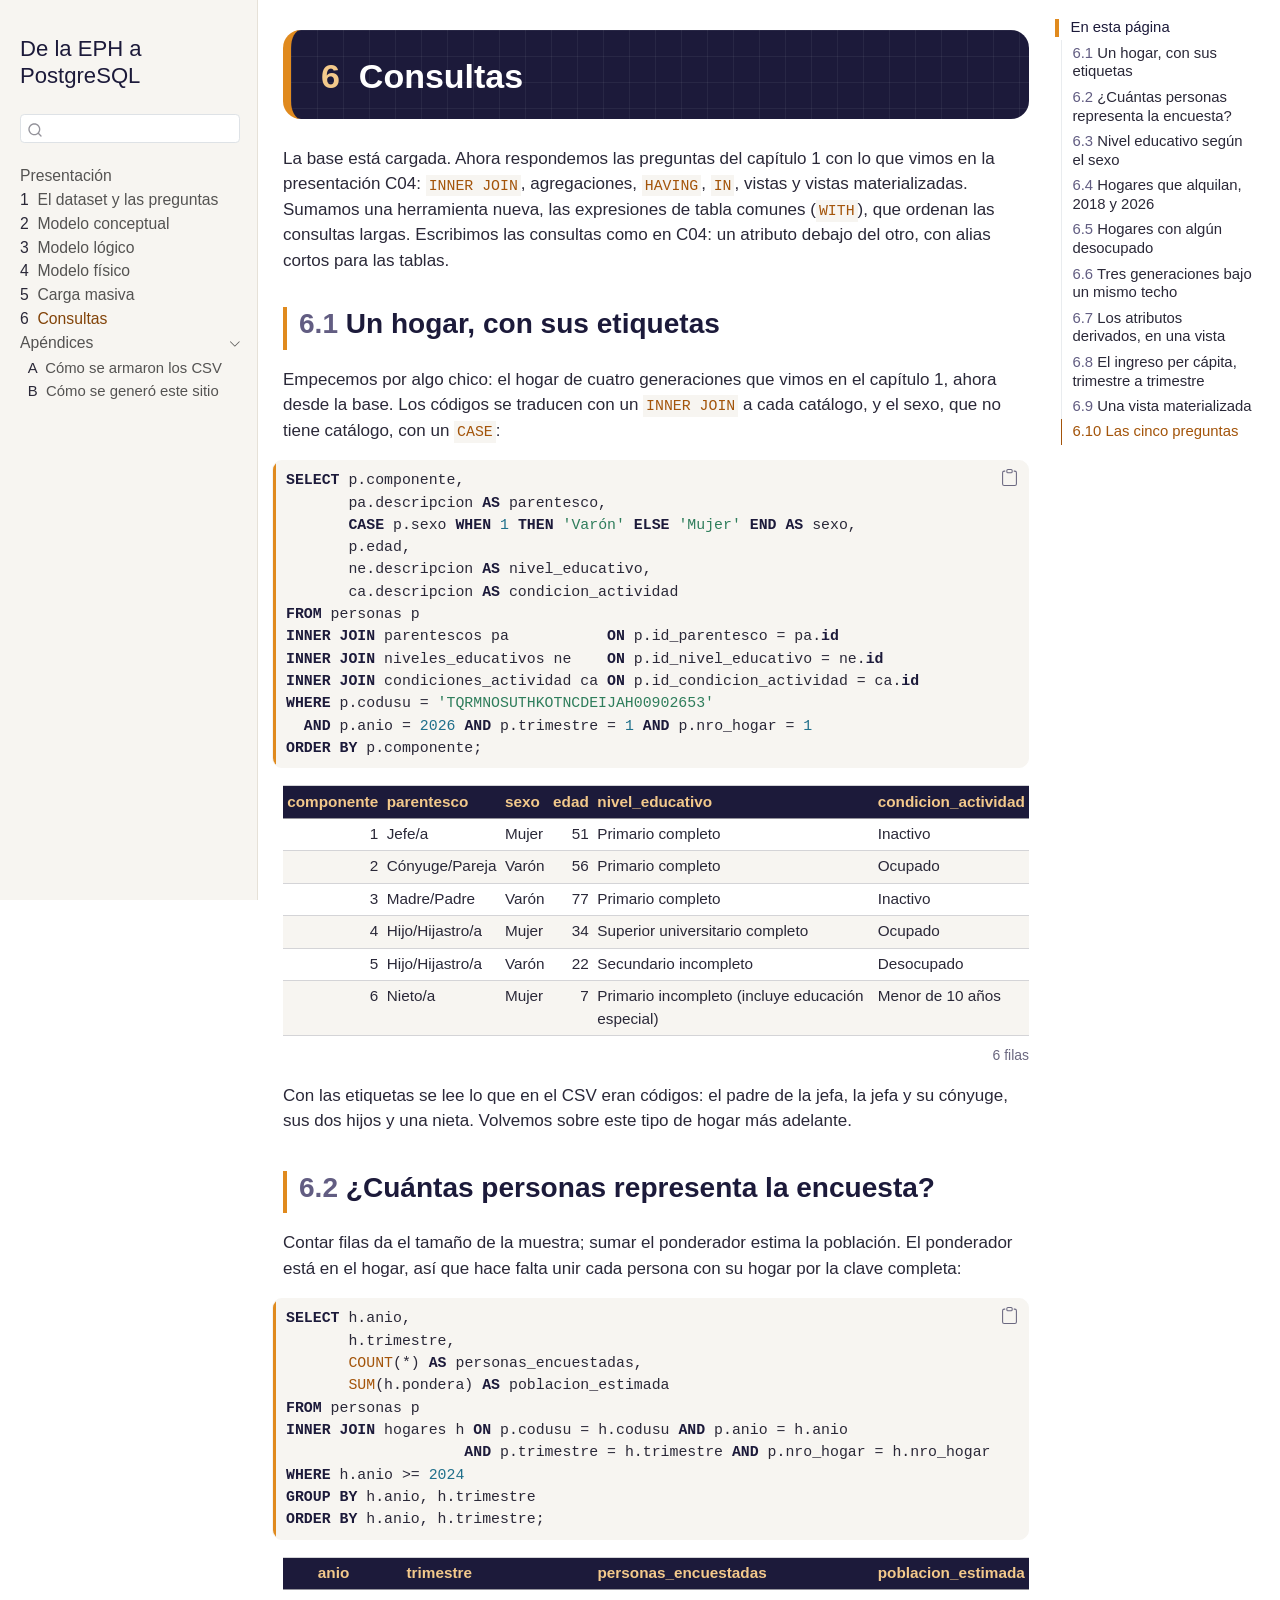
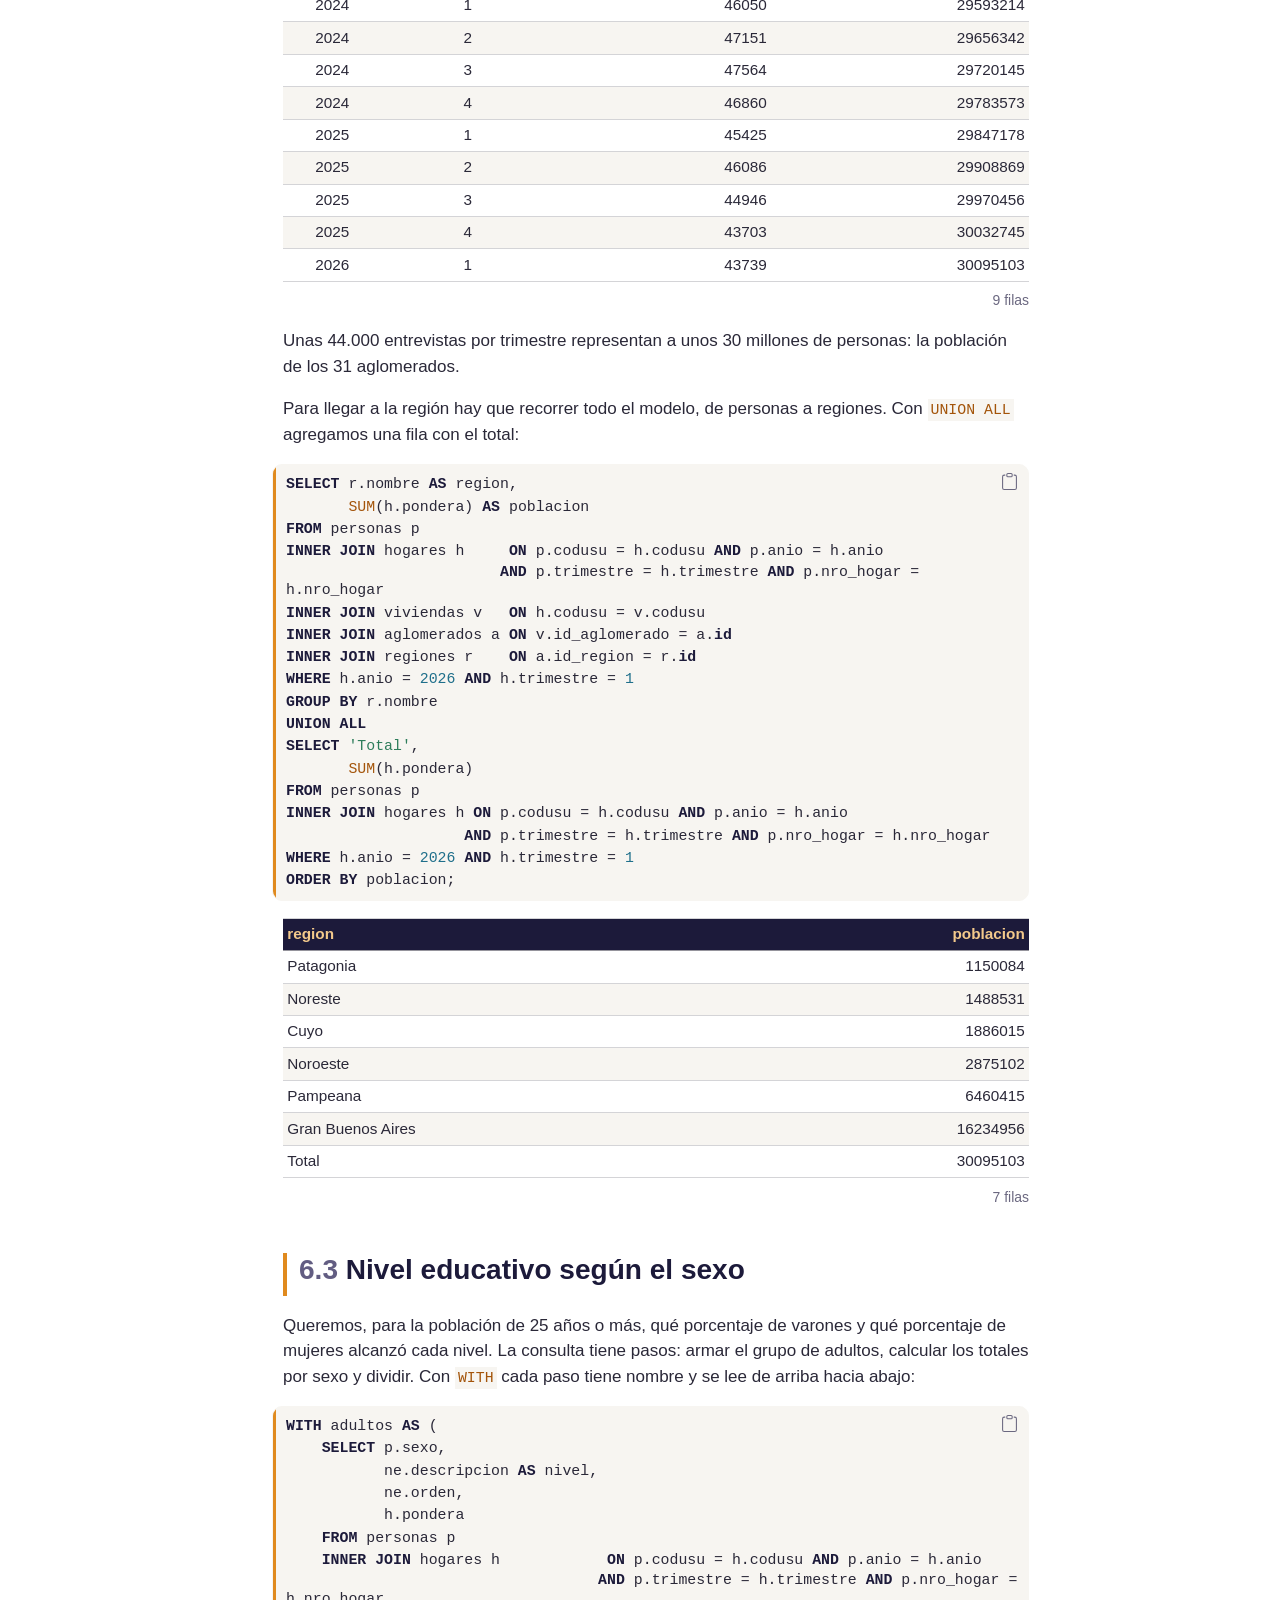
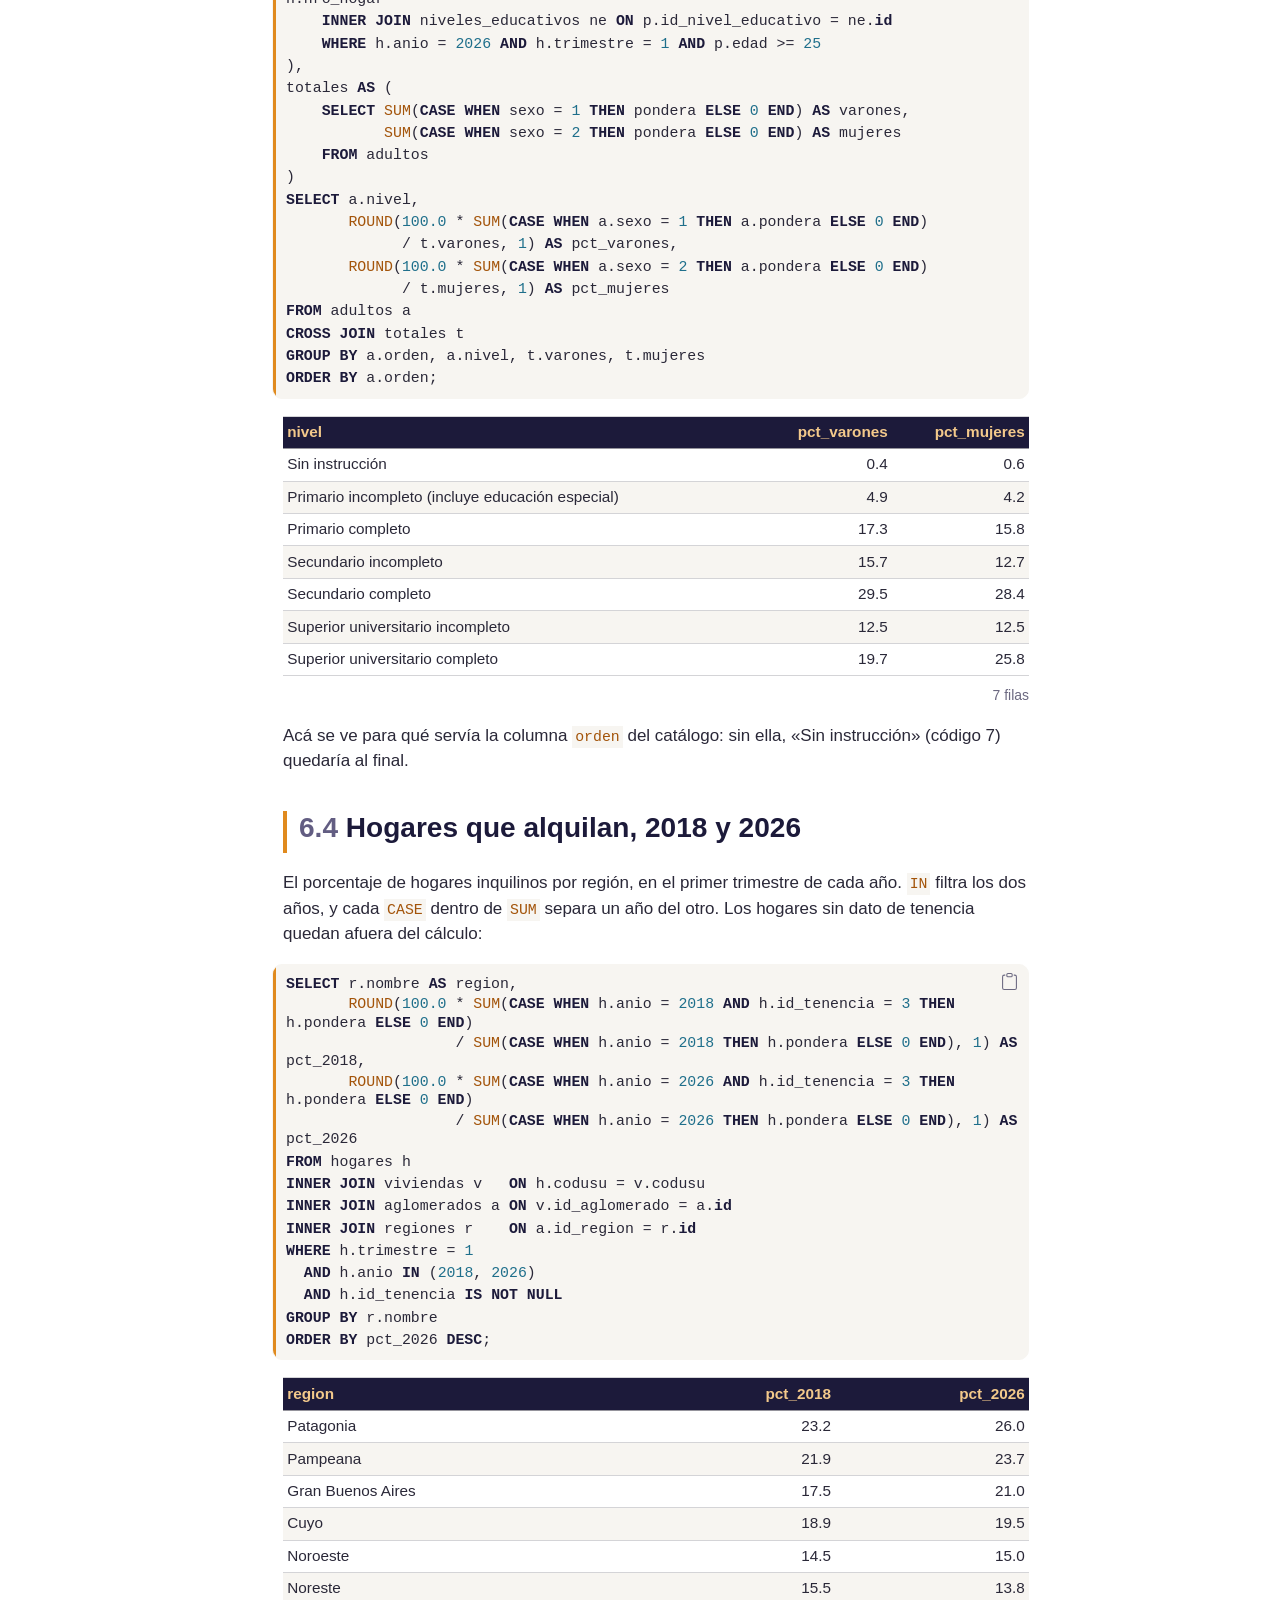
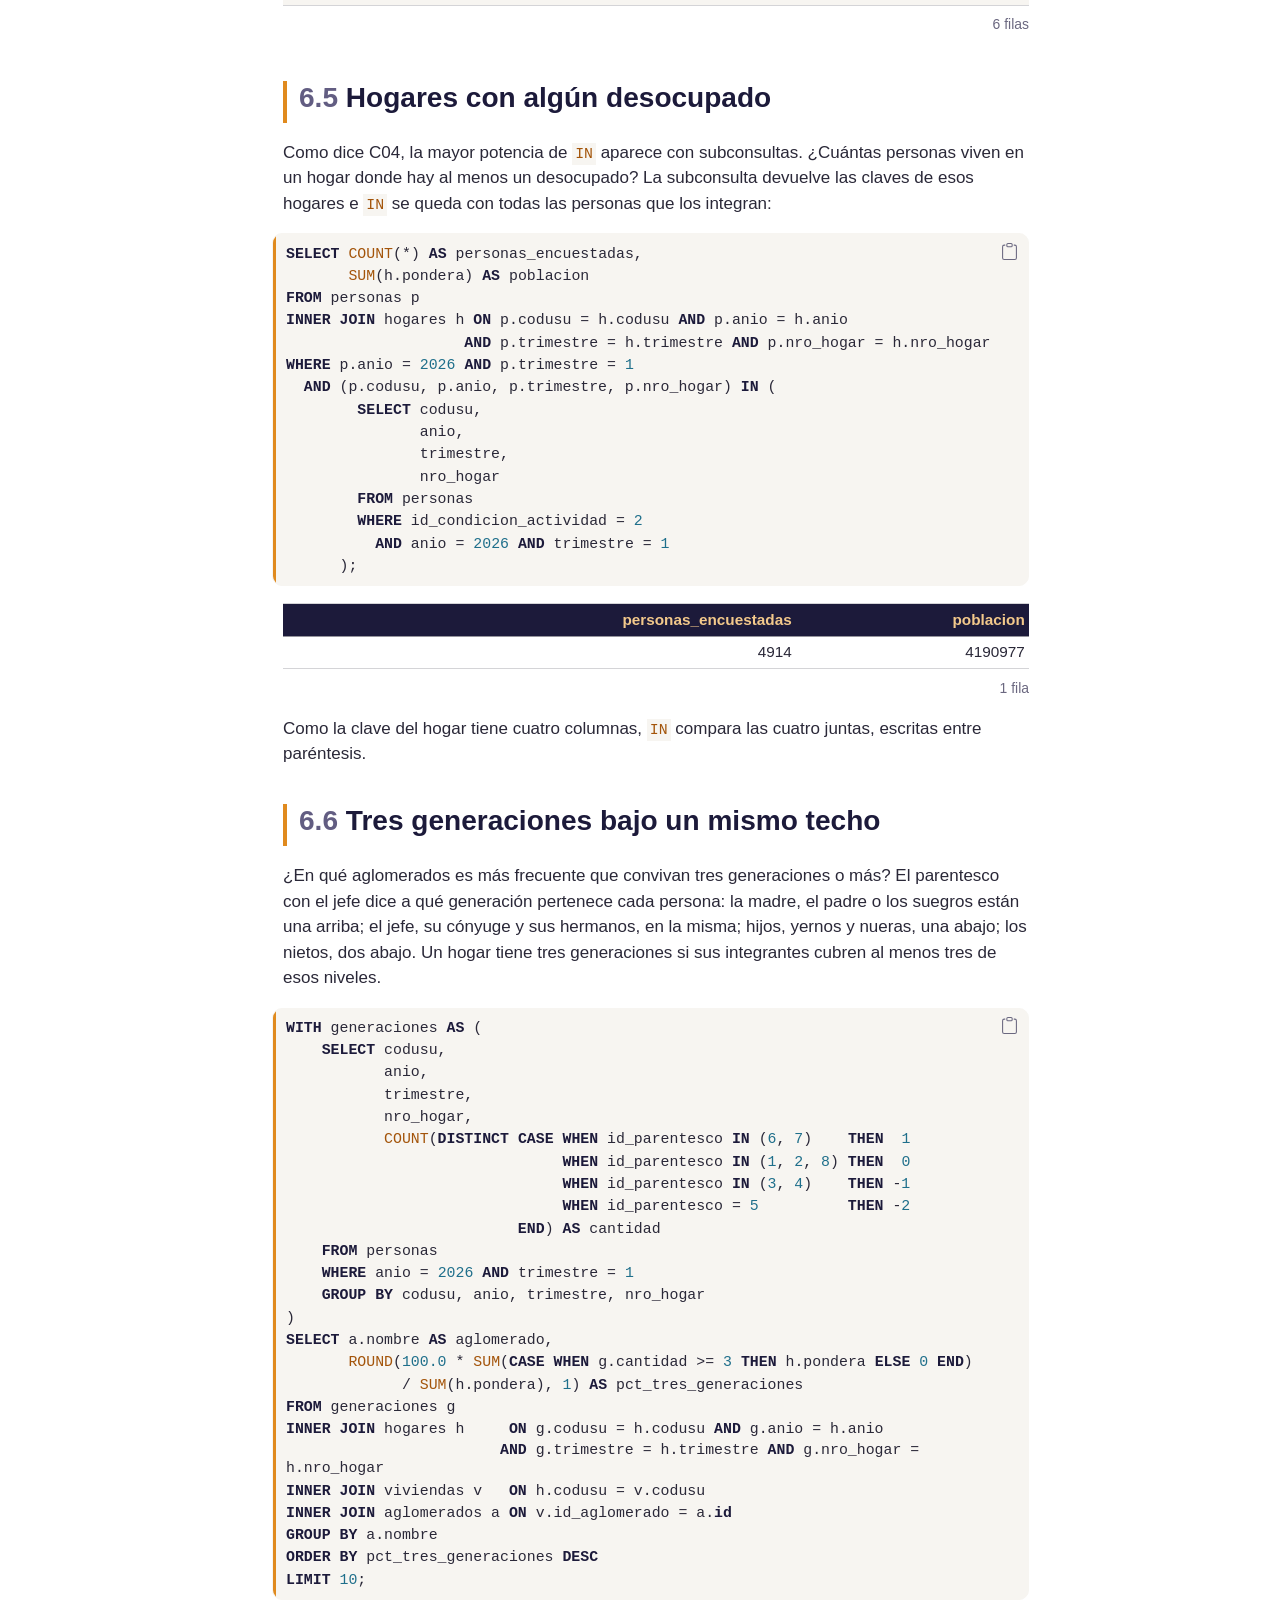
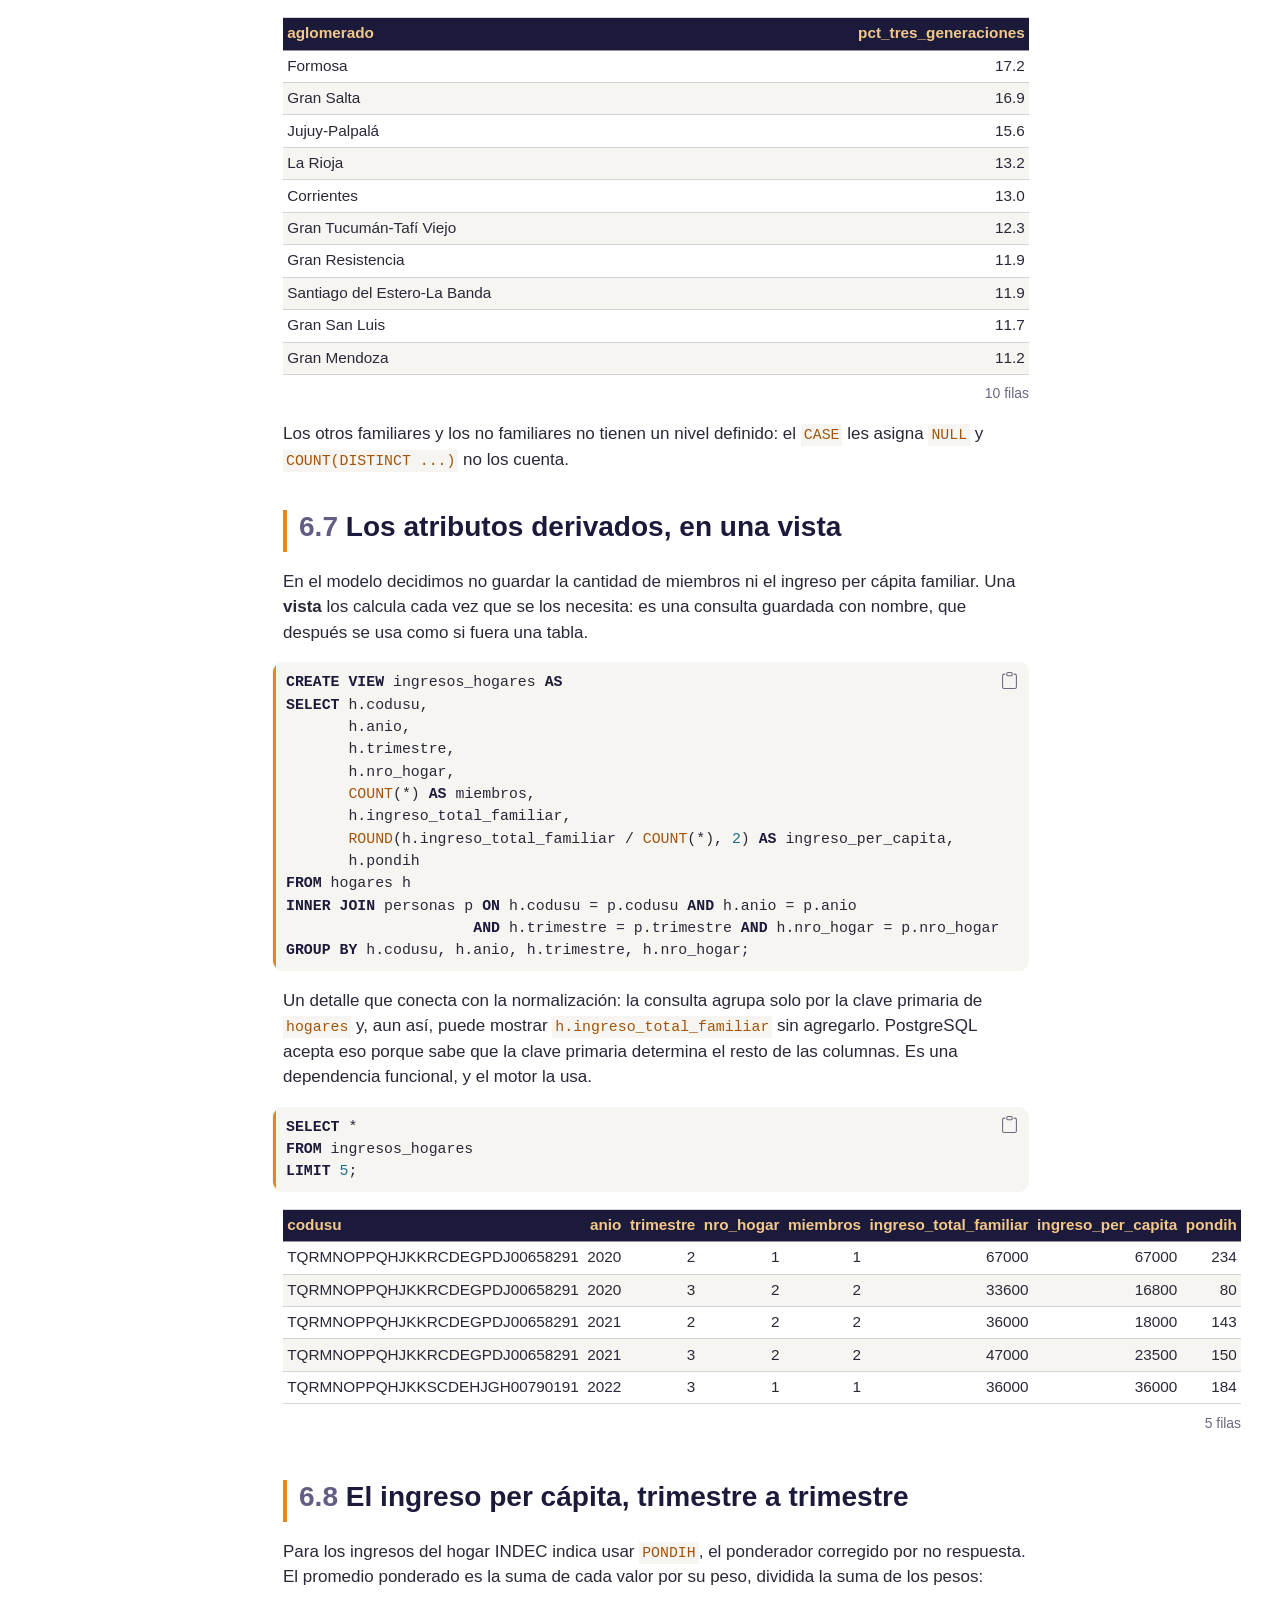
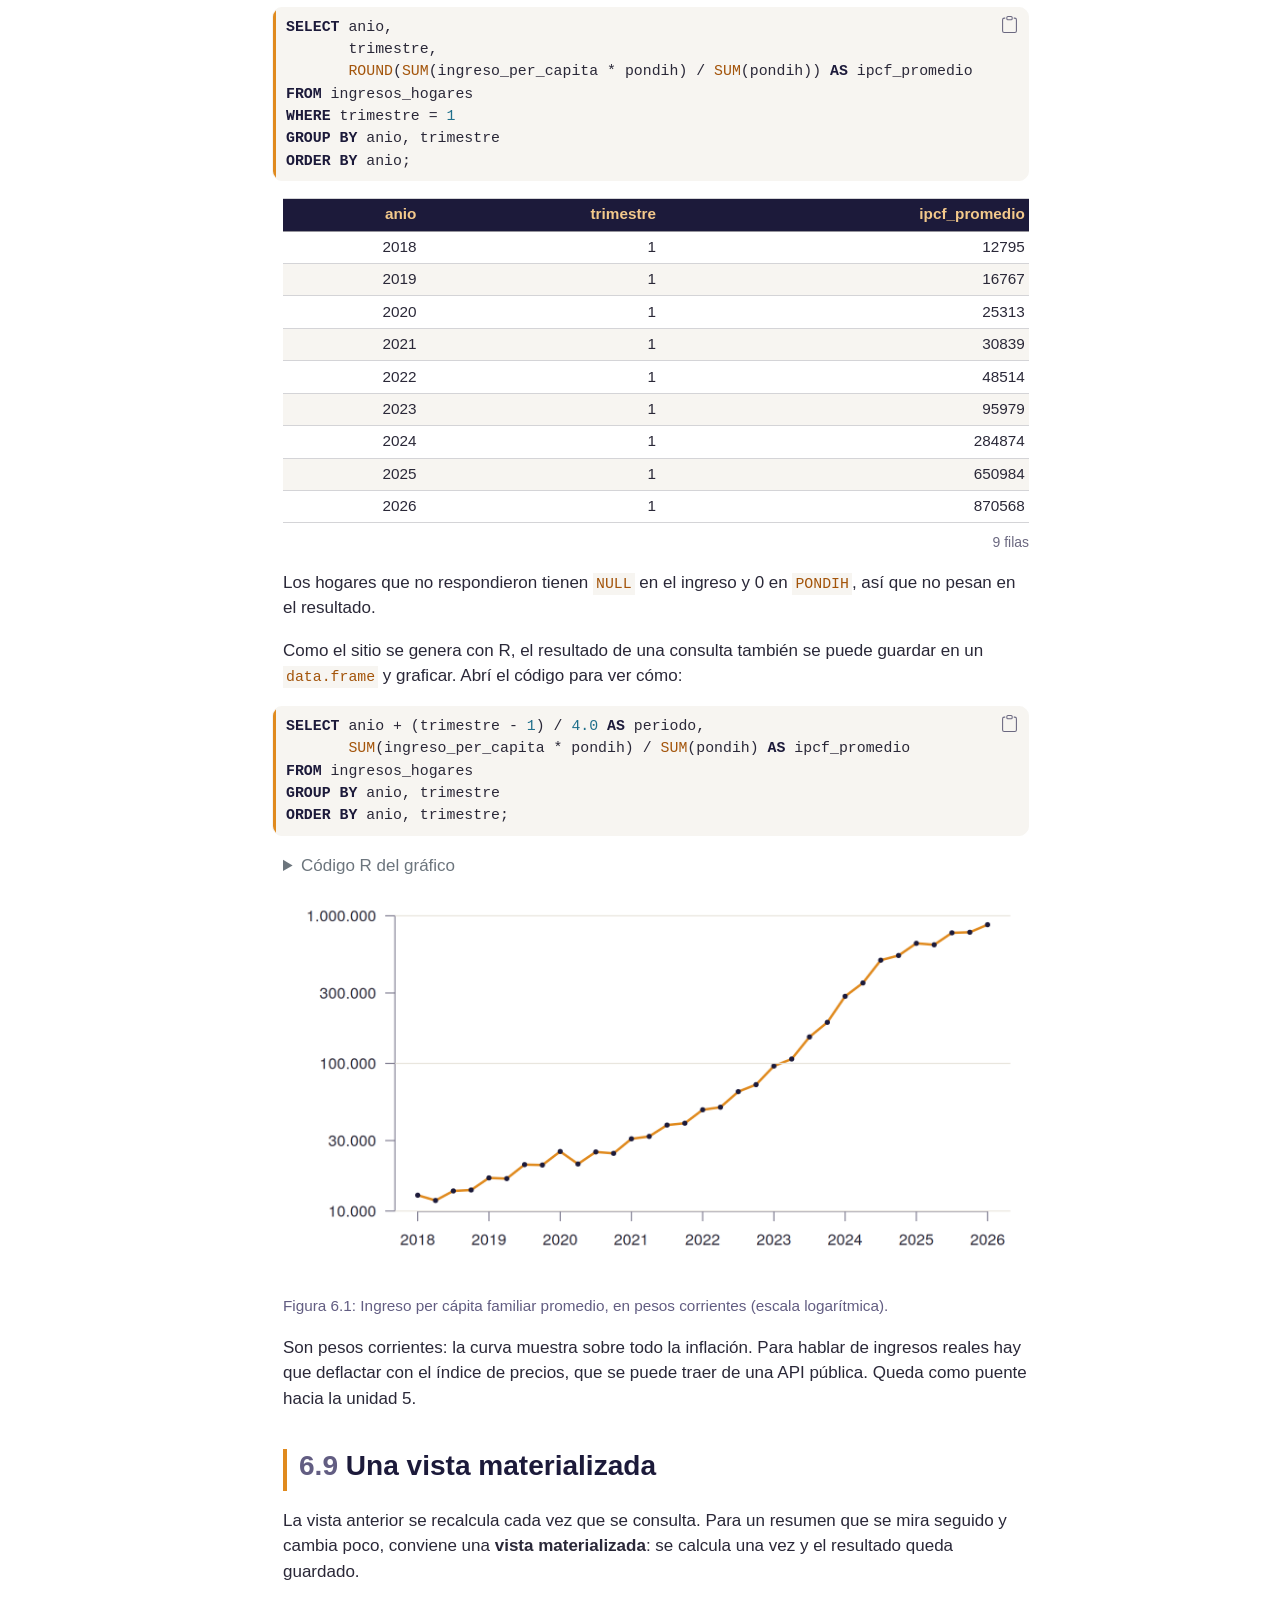
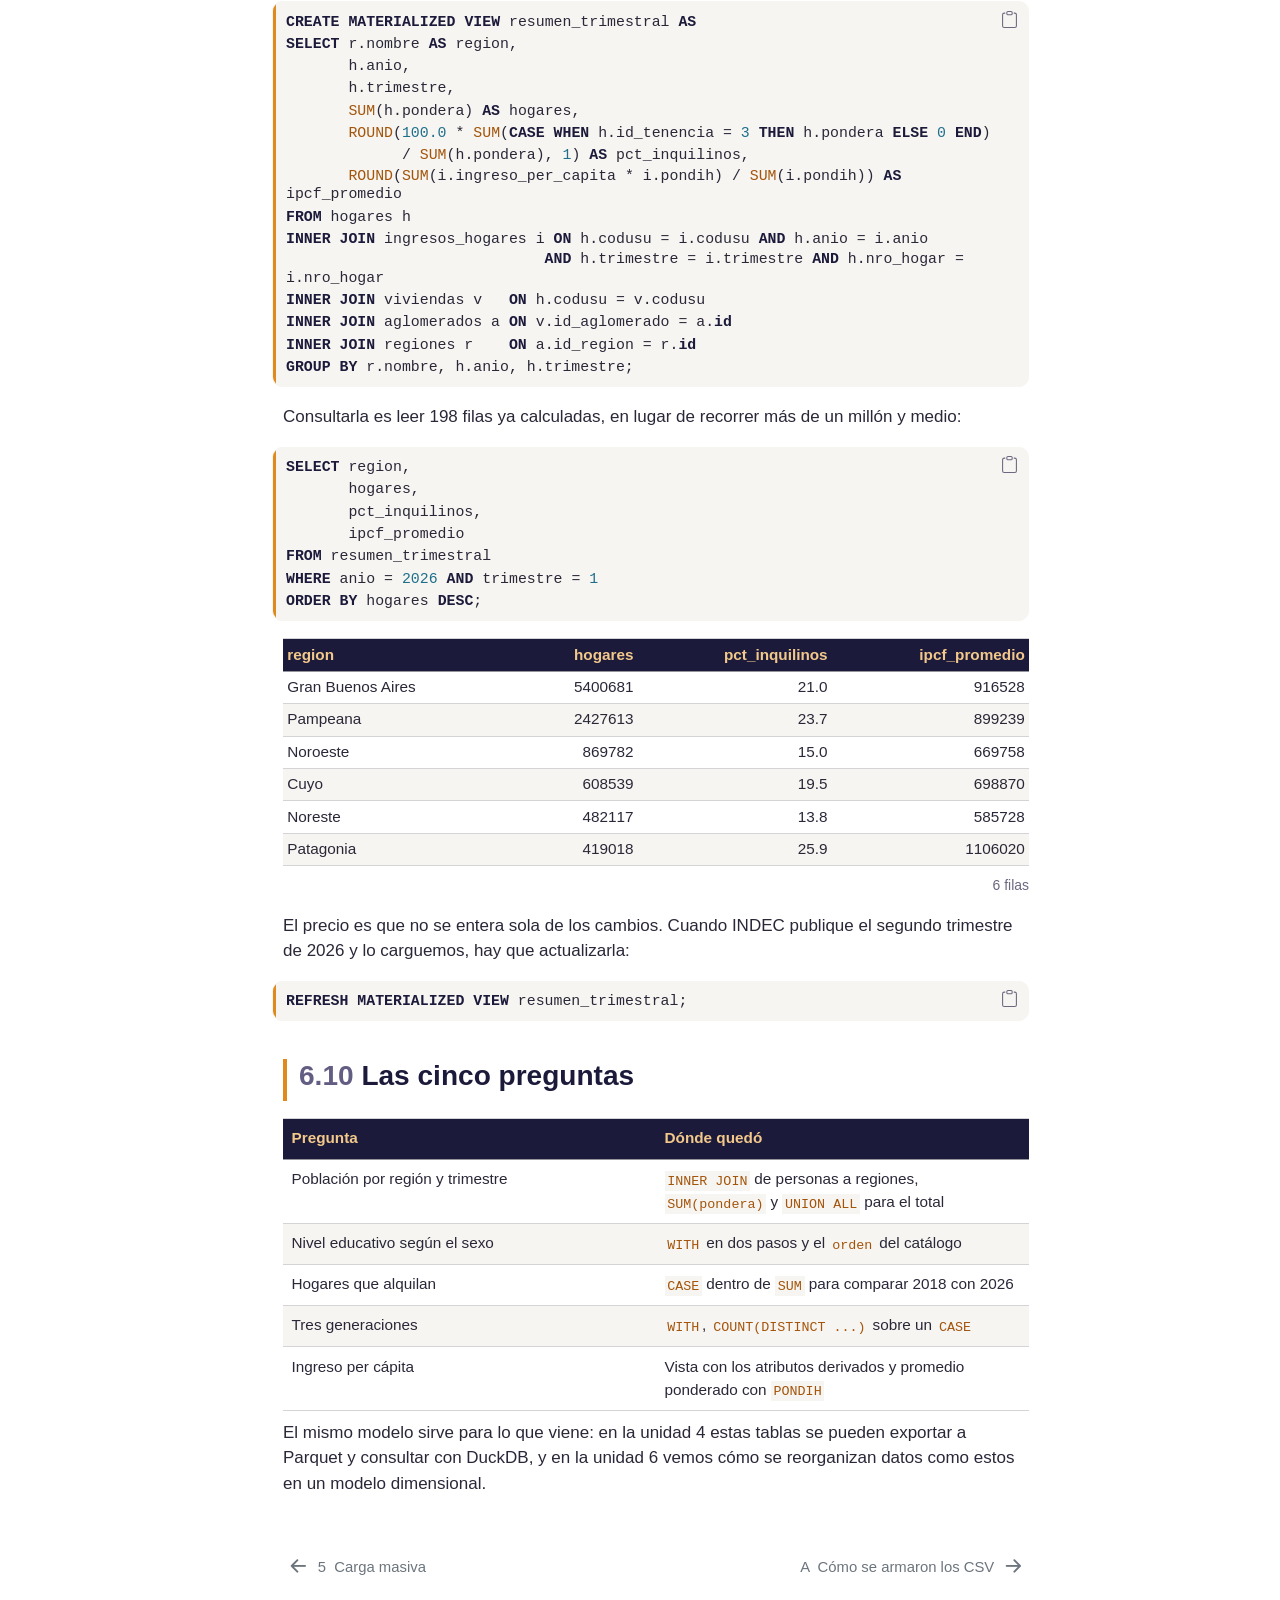
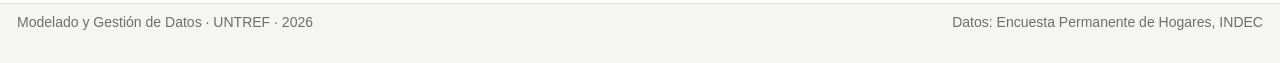
<file: guias/cuaderno-eph/06-consultas.html>
<!DOCTYPE html>
<html xmlns="http://www.w3.org/1999/xhtml" lang="es" xml:lang="es"><head>

<meta charset="utf-8">
<meta name="generator" content="quarto-1.10.19">

<meta name="viewport" content="width=device-width, initial-scale=1.0, user-scalable=yes">


<title>6&nbsp; Consultas – De la EPH a PostgreSQL</title>
<style>
/* Default styles provided by pandoc.
** See https://pandoc.org/MANUAL.html#variables-for-html for config info.
*/
span.smallcaps{font-variant: small-caps;}
div.columns{display: flex; gap: 1.5em;}
div.column{flex: auto;}
@media screen {
div.columns{gap: min(4vw, 1.5em);}
div.column{overflow-x: auto;}
}
div.hanging-indent{margin-left: 1.5em; text-indent: -1.5em;}
ul.task-list{list-style: none;}
ul.task-list li input[type="checkbox"] {
  width: 0.8em;
  margin: 0 0.8em 0.2em -1em; /* quarto-specific, see https://github.com/quarto-dev/quarto-cli/issues/4556 */ 
  vertical-align: middle;
}
/* CSS for syntax highlighting */
html { -webkit-text-size-adjust: 100%; }
pre > code.sourceCode { white-space: pre; position: relative; }
pre > code.sourceCode > span { display: inline-block; line-height: 1.25; }
pre > code.sourceCode > span:empty { height: 1.2em; }
.sourceCode { overflow: visible; }
code.sourceCode > span { color: inherit; text-decoration: inherit; }
div.sourceCode { margin: 1em 0; }
pre.sourceCode { margin: 0; }
@media screen {
div.sourceCode { overflow: auto; }
}
@media print {
pre > code.sourceCode { white-space: pre-wrap; }
pre > code.sourceCode > span { text-indent: -5em; padding-left: 5em; }
}
pre.numberSource code
  { counter-reset: source-line 0; }
pre.numberSource code > span
  { position: relative; left: -4em; counter-increment: source-line; }
pre.numberSource code > span > a:first-child::before
  { content: counter(source-line);
    position: relative; left: -1em; text-align: right; vertical-align: baseline;
    border: none; display: inline-block;
    -webkit-touch-callout: none; -webkit-user-select: none;
    -khtml-user-select: none; -moz-user-select: none;
    -ms-user-select: none; user-select: none;
    padding: 0 4px; width: 4em;
  }
pre.numberSource { margin-left: 3em;  padding-left: 4px; }
div.sourceCode
  {   }
@media screen {
pre > code.sourceCode > span > a:first-child::before { text-decoration: underline; }
}
</style>


<script src="site_libs/quarto-nav/quarto-nav.js"></script>
<script src="site_libs/quarto-nav/headroom.min.js"></script>
<script src="site_libs/clipboard/clipboard.min.js"></script>
<script src="site_libs/quarto-search/autocomplete.umd.js"></script>
<script src="site_libs/quarto-search/fuse.min.js"></script>
<script src="site_libs/quarto-search/quarto-search.js"></script>
<meta name="quarto:offset" content="./">
<link href="./apendice-csv.html" rel="next">
<link href="./05-carga.html" rel="prev">
<script src="site_libs/quarto-html/quarto.js" type="module"></script>
<script src="site_libs/quarto-html/tabsets/tabsets.js" type="module"></script>
<script src="site_libs/quarto-html/popper.min.js"></script>
<script src="site_libs/quarto-html/tippy.umd.min.js"></script>
<script src="site_libs/quarto-html/anchor.min.js"></script>
<link href="site_libs/quarto-html/tippy.css" rel="stylesheet">
<link href="site_libs/quarto-html/quarto-syntax-highlighting-389c8454c5e4e6bc782f9b651a3c44a2.css" rel="stylesheet" id="quarto-text-highlighting-styles">
<script src="site_libs/bootstrap/bootstrap.min.js"></script>
<link href="site_libs/bootstrap/bootstrap-icons.css" rel="stylesheet">
<link href="site_libs/bootstrap/bootstrap-b44f78f901b27984fc33087947597b98.min.css" rel="stylesheet" append-hash="true" id="quarto-bootstrap" data-mode="light">
<script id="quarto-search-options" type="application/json">{
  "location": "sidebar",
  "copy-button": false,
  "collapse-after": 3,
  "panel-placement": "start",
  "type": "textbox",
  "limit": 50,
  "keyboard-shortcut": [
    "f",
    "/",
    "s"
  ],
  "show-item-context": false,
  "language": {
    "search-no-results-text": "No se han encontrado resultados",
    "search-matching-documents-text": "documentos encontrados",
    "search-copy-link-title": "Copiar el enlace en la búsqueda",
    "search-hide-matches-text": "Ocultar resultados adicionales",
    "search-more-match-text": "resultado adicional en este documento",
    "search-more-matches-text": "resultados adicionales en este documento",
    "search-clear-button-title": "Borrar",
    "search-text-placeholder": "",
    "search-detached-cancel-button-title": "Cancelar",
    "search-submit-button-title": "Enviar",
    "search-label": "Buscar"
  }
}</script>


</head>

<body class="nav-sidebar docked quarto-light">

<div id="quarto-search-results"></div>
  <header id="quarto-header" class="headroom fixed-top">
  <nav class="quarto-secondary-nav">
    <div class="container-fluid d-flex">
      <button type="button" class="quarto-btn-toggle btn" data-bs-toggle="collapse" role="button" data-bs-target=".quarto-sidebar-collapse-item" aria-controls="quarto-sidebar" aria-expanded="false" aria-label="Alternar barra lateral" onclick="if (window.quartoToggleHeadroom) { window.quartoToggleHeadroom(); }">
        <i class="bi bi-layout-text-sidebar-reverse"></i>
      </button>
        <nav class="quarto-page-breadcrumbs" aria-label="breadcrumb"><ol class="breadcrumb"><li class="breadcrumb-item"><a href="./06-consultas.html"><span class="chapter-number">6</span>&nbsp; <span class="chapter-title">Consultas</span></a></li></ol></nav>
        <a class="flex-grow-1" role="navigation" data-bs-toggle="collapse" data-bs-target=".quarto-sidebar-collapse-item" aria-controls="quarto-sidebar" aria-expanded="false" aria-label="Alternar barra lateral" onclick="if (window.quartoToggleHeadroom) { window.quartoToggleHeadroom(); }">      
        </a>
      <button type="button" class="btn quarto-search-button" aria-label="Buscar" onclick="window.quartoOpenSearch();">
        <i class="bi bi-search"></i>
      </button>
    </div>
  </nav>
</header>
<!-- content -->
<div id="quarto-content" class="quarto-container page-columns page-rows-contents page-layout-article">
<!-- sidebar -->
  <nav id="quarto-sidebar" class="sidebar collapse collapse-horizontal quarto-sidebar-collapse-item sidebar-navigation docked overflow-auto">
    <div class="pt-lg-2 mt-2 text-left sidebar-header">
    <div class="sidebar-title mb-0 py-0">
      <a href="./">De la EPH a PostgreSQL</a> 
    </div>
      </div>
        <div class="mt-2 flex-shrink-0 align-items-center">
        <div class="sidebar-search">
        <div id="quarto-search" class="" title="Buscar"></div>
        </div>
        </div>
    <div class="sidebar-menu-container"> 
    <ul class="list-unstyled mt-1">
        <li class="sidebar-item">
  <div class="sidebar-item-container"> 
  <a href="./index.html" class="sidebar-item-text sidebar-link">
 <span class="menu-text">Presentación</span></a>
  </div>
</li>
        <li class="sidebar-item">
  <div class="sidebar-item-container"> 
  <a href="./01-dataset.html" class="sidebar-item-text sidebar-link">
 <span class="menu-text"><span class="chapter-number">1</span>&nbsp; <span class="chapter-title">El dataset y las preguntas</span></span></a>
  </div>
</li>
        <li class="sidebar-item">
  <div class="sidebar-item-container"> 
  <a href="./02-conceptual.html" class="sidebar-item-text sidebar-link">
 <span class="menu-text"><span class="chapter-number">2</span>&nbsp; <span class="chapter-title">Modelo conceptual</span></span></a>
  </div>
</li>
        <li class="sidebar-item">
  <div class="sidebar-item-container"> 
  <a href="./03-logico.html" class="sidebar-item-text sidebar-link">
 <span class="menu-text"><span class="chapter-number">3</span>&nbsp; <span class="chapter-title">Modelo lógico</span></span></a>
  </div>
</li>
        <li class="sidebar-item">
  <div class="sidebar-item-container"> 
  <a href="./04-fisico.html" class="sidebar-item-text sidebar-link">
 <span class="menu-text"><span class="chapter-number">4</span>&nbsp; <span class="chapter-title">Modelo físico</span></span></a>
  </div>
</li>
        <li class="sidebar-item">
  <div class="sidebar-item-container"> 
  <a href="./05-carga.html" class="sidebar-item-text sidebar-link">
 <span class="menu-text"><span class="chapter-number">5</span>&nbsp; <span class="chapter-title">Carga masiva</span></span></a>
  </div>
</li>
        <li class="sidebar-item">
  <div class="sidebar-item-container"> 
  <a href="./06-consultas.html" class="sidebar-item-text sidebar-link active">
 <span class="menu-text"><span class="chapter-number">6</span>&nbsp; <span class="chapter-title">Consultas</span></span></a>
  </div>
</li>
        <li class="sidebar-item sidebar-item-section">
      <div class="sidebar-item-container"> 
            <a class="sidebar-item-text sidebar-link text-start" data-bs-toggle="collapse" data-bs-target="#quarto-sidebar-section-1" role="navigation" aria-expanded="true">
 <span class="menu-text">Apéndices</span></a>
          <a class="sidebar-item-toggle text-start" data-bs-toggle="collapse" data-bs-target="#quarto-sidebar-section-1" role="navigation" aria-expanded="true" aria-label="Alternar sección">
            <i class="bi bi-chevron-right ms-2"></i>
          </a> 
      </div>
      <ul id="quarto-sidebar-section-1" class="collapse list-unstyled sidebar-section depth1 show">  
          <li class="sidebar-item">
  <div class="sidebar-item-container"> 
  <a href="./apendice-csv.html" class="sidebar-item-text sidebar-link">
 <span class="menu-text"><span class="chapter-number">A</span>&nbsp; <span class="chapter-title">Cómo se armaron los CSV</span></span></a>
  </div>
</li>
          <li class="sidebar-item">
  <div class="sidebar-item-container"> 
  <a href="./apendice-sitio.html" class="sidebar-item-text sidebar-link">
 <span class="menu-text"><span class="chapter-number">B</span>&nbsp; <span class="chapter-title">Cómo se generó este sitio</span></span></a>
  </div>
</li>
      </ul>
  </li>
    </ul>
    </div>
</nav>
<div id="quarto-sidebar-glass" class="quarto-sidebar-collapse-item" data-bs-toggle="collapse" data-bs-target=".quarto-sidebar-collapse-item"></div>
<!-- margin-sidebar -->
    <div id="quarto-margin-sidebar" class="sidebar margin-sidebar">
        <nav id="TOC" role="doc-toc" class="toc-active">
    <h2 id="toc-title">En esta página</h2>
   
  <ul class="collapse">
  <li><a href="#un-hogar-con-sus-etiquetas" id="toc-un-hogar-con-sus-etiquetas" class="nav-link active" data-scroll-target="#un-hogar-con-sus-etiquetas"><span class="header-section-number">6.1</span> Un hogar, con sus etiquetas</a></li>
  <li><a href="#cuántas-personas-representa-la-encuesta" id="toc-cuántas-personas-representa-la-encuesta" class="nav-link" data-scroll-target="#cuántas-personas-representa-la-encuesta"><span class="header-section-number">6.2</span> ¿Cuántas personas representa la encuesta?</a></li>
  <li><a href="#nivel-educativo-según-el-sexo" id="toc-nivel-educativo-según-el-sexo" class="nav-link" data-scroll-target="#nivel-educativo-según-el-sexo"><span class="header-section-number">6.3</span> Nivel educativo según el sexo</a></li>
  <li><a href="#hogares-que-alquilan-2018-y-2026" id="toc-hogares-que-alquilan-2018-y-2026" class="nav-link" data-scroll-target="#hogares-que-alquilan-2018-y-2026"><span class="header-section-number">6.4</span> Hogares que alquilan, 2018 y 2026</a></li>
  <li><a href="#hogares-con-algún-desocupado" id="toc-hogares-con-algún-desocupado" class="nav-link" data-scroll-target="#hogares-con-algún-desocupado"><span class="header-section-number">6.5</span> Hogares con algún desocupado</a></li>
  <li><a href="#tres-generaciones-bajo-un-mismo-techo" id="toc-tres-generaciones-bajo-un-mismo-techo" class="nav-link" data-scroll-target="#tres-generaciones-bajo-un-mismo-techo"><span class="header-section-number">6.6</span> Tres generaciones bajo un mismo techo</a></li>
  <li><a href="#los-atributos-derivados-en-una-vista" id="toc-los-atributos-derivados-en-una-vista" class="nav-link" data-scroll-target="#los-atributos-derivados-en-una-vista"><span class="header-section-number">6.7</span> Los atributos derivados, en una vista</a></li>
  <li><a href="#el-ingreso-per-cápita-trimestre-a-trimestre" id="toc-el-ingreso-per-cápita-trimestre-a-trimestre" class="nav-link" data-scroll-target="#el-ingreso-per-cápita-trimestre-a-trimestre"><span class="header-section-number">6.8</span> El ingreso per cápita, trimestre a trimestre</a></li>
  <li><a href="#una-vista-materializada" id="toc-una-vista-materializada" class="nav-link" data-scroll-target="#una-vista-materializada"><span class="header-section-number">6.9</span> Una vista materializada</a></li>
  <li><a href="#las-cinco-preguntas" id="toc-las-cinco-preguntas" class="nav-link" data-scroll-target="#las-cinco-preguntas"><span class="header-section-number">6.10</span> Las cinco preguntas</a></li>
  </ul>
</nav>
    </div>
<!-- main -->
<main class="content" id="quarto-document-content">

<header id="title-block-header" class="quarto-title-block default">
<div class="quarto-title">
<h1 class="title"><span id="sec-consultas" class="quarto-section-identifier"><span class="chapter-number">6</span>&nbsp; <span class="chapter-title">Consultas</span></span></h1>
</div>



<div class="quarto-title-meta">

    
  
    
  </div>
  


</header>


<p>La base está cargada. Ahora respondemos las preguntas del capítulo 1 con lo que vimos en la presentación C04: <code>INNER JOIN</code>, agregaciones, <code>HAVING</code>, <code>IN</code>, vistas y vistas materializadas. Sumamos una herramienta nueva, las expresiones de tabla comunes (<code>WITH</code>), que ordenan las consultas largas. Escribimos las consultas como en C04: un atributo debajo del otro, con alias cortos para las tablas.</p>
<section id="un-hogar-con-sus-etiquetas" class="level2" data-number="6.1">
<h2 data-number="6.1" class="anchored" data-anchor-id="un-hogar-con-sus-etiquetas"><span class="header-section-number">6.1</span> Un hogar, con sus etiquetas</h2>
<p>Empecemos por algo chico: el hogar de cuatro generaciones que vimos en el capítulo 1, ahora desde la base. Los códigos se traducen con un <code>INNER JOIN</code> a cada catálogo, y el sexo, que no tiene catálogo, con un <code>CASE</code>:</p>
<div class="cell">
<div class="code-copy-outer-scaffold"><div class="sourceCode cell-code" id="cb1"><pre class="sourceCode sql code-with-copy"><code class="sourceCode sql"><span id="cb1-1"><a href="#cb1-1" aria-hidden="true" tabindex="-1"></a><span class="kw">SELECT</span> p.componente,</span>
<span id="cb1-2"><a href="#cb1-2" aria-hidden="true" tabindex="-1"></a>       pa.descripcion <span class="kw">AS</span> parentesco,</span>
<span id="cb1-3"><a href="#cb1-3" aria-hidden="true" tabindex="-1"></a>       <span class="cf">CASE</span> p.sexo <span class="cf">WHEN</span> <span class="dv">1</span> <span class="cf">THEN</span> <span class="st">'Varón'</span> <span class="cf">ELSE</span> <span class="st">'Mujer'</span> <span class="cf">END</span> <span class="kw">AS</span> sexo,</span>
<span id="cb1-4"><a href="#cb1-4" aria-hidden="true" tabindex="-1"></a>       p.edad,</span>
<span id="cb1-5"><a href="#cb1-5" aria-hidden="true" tabindex="-1"></a>       ne.descripcion <span class="kw">AS</span> nivel_educativo,</span>
<span id="cb1-6"><a href="#cb1-6" aria-hidden="true" tabindex="-1"></a>       ca.descripcion <span class="kw">AS</span> condicion_actividad</span>
<span id="cb1-7"><a href="#cb1-7" aria-hidden="true" tabindex="-1"></a><span class="kw">FROM</span> personas p</span>
<span id="cb1-8"><a href="#cb1-8" aria-hidden="true" tabindex="-1"></a><span class="kw">INNER</span> <span class="kw">JOIN</span> parentescos pa           <span class="kw">ON</span> p.id_parentesco <span class="op">=</span> pa.<span class="kw">id</span></span>
<span id="cb1-9"><a href="#cb1-9" aria-hidden="true" tabindex="-1"></a><span class="kw">INNER</span> <span class="kw">JOIN</span> niveles_educativos ne    <span class="kw">ON</span> p.id_nivel_educativo <span class="op">=</span> ne.<span class="kw">id</span></span>
<span id="cb1-10"><a href="#cb1-10" aria-hidden="true" tabindex="-1"></a><span class="kw">INNER</span> <span class="kw">JOIN</span> condiciones_actividad ca <span class="kw">ON</span> p.id_condicion_actividad <span class="op">=</span> ca.<span class="kw">id</span></span>
<span id="cb1-11"><a href="#cb1-11" aria-hidden="true" tabindex="-1"></a><span class="kw">WHERE</span> p.codusu <span class="op">=</span> <span class="st">'TQRMNOSUTHKOTNCDEIJAH00902653'</span></span>
<span id="cb1-12"><a href="#cb1-12" aria-hidden="true" tabindex="-1"></a>  <span class="kw">AND</span> p.anio <span class="op">=</span> <span class="dv">2026</span> <span class="kw">AND</span> p.trimestre <span class="op">=</span> <span class="dv">1</span> <span class="kw">AND</span> p.nro_hogar <span class="op">=</span> <span class="dv">1</span></span>
<span id="cb1-13"><a href="#cb1-13" aria-hidden="true" tabindex="-1"></a><span class="kw">ORDER</span> <span class="kw">BY</span> p.componente;</span></code></pre></div><button title="Copiar al portapapeles" class="code-copy-button"><i class="bi"></i></button></div>
<table class="table table-sm">
<caption>
6 filas
</caption>
<thead>
<tr>
<th style="text-align:right;">
componente
</th>
<th style="text-align:left;">
parentesco
</th>
<th style="text-align:left;">
sexo
</th>
<th style="text-align:right;">
edad
</th>
<th style="text-align:left;">
nivel_educativo
</th>
<th style="text-align:left;">
condicion_actividad
</th>
</tr>
</thead>
<tbody>
<tr>
<td style="text-align:right;">
1
</td>
<td style="text-align:left;">
Jefe/a
</td>
<td style="text-align:left;">
Mujer
</td>
<td style="text-align:right;">
51
</td>
<td style="text-align:left;">
Primario completo
</td>
<td style="text-align:left;">
Inactivo
</td>
</tr>
<tr>
<td style="text-align:right;">
2
</td>
<td style="text-align:left;">
Cónyuge/Pareja
</td>
<td style="text-align:left;">
Varón
</td>
<td style="text-align:right;">
56
</td>
<td style="text-align:left;">
Primario completo
</td>
<td style="text-align:left;">
Ocupado
</td>
</tr>
<tr>
<td style="text-align:right;">
3
</td>
<td style="text-align:left;">
Madre/Padre
</td>
<td style="text-align:left;">
Varón
</td>
<td style="text-align:right;">
77
</td>
<td style="text-align:left;">
Primario completo
</td>
<td style="text-align:left;">
Inactivo
</td>
</tr>
<tr>
<td style="text-align:right;">
4
</td>
<td style="text-align:left;">
Hijo/Hijastro/a
</td>
<td style="text-align:left;">
Mujer
</td>
<td style="text-align:right;">
34
</td>
<td style="text-align:left;">
Superior universitario completo
</td>
<td style="text-align:left;">
Ocupado
</td>
</tr>
<tr>
<td style="text-align:right;">
5
</td>
<td style="text-align:left;">
Hijo/Hijastro/a
</td>
<td style="text-align:left;">
Varón
</td>
<td style="text-align:right;">
22
</td>
<td style="text-align:left;">
Secundario incompleto
</td>
<td style="text-align:left;">
Desocupado
</td>
</tr>
<tr>
<td style="text-align:right;">
6
</td>
<td style="text-align:left;">
Nieto/a
</td>
<td style="text-align:left;">
Mujer
</td>
<td style="text-align:right;">
7
</td>
<td style="text-align:left;">
Primario incompleto (incluye educación especial)
</td>
<td style="text-align:left;">
Menor de 10 años
</td>
</tr>
</tbody>
</table>
</div>
<p>Con las etiquetas se lee lo que en el CSV eran códigos: el padre de la jefa, la jefa y su cónyuge, sus dos hijos y una nieta. Volvemos sobre este tipo de hogar más adelante.</p>
</section>
<section id="cuántas-personas-representa-la-encuesta" class="level2" data-number="6.2">
<h2 data-number="6.2" class="anchored" data-anchor-id="cuántas-personas-representa-la-encuesta"><span class="header-section-number">6.2</span> ¿Cuántas personas representa la encuesta?</h2>
<p>Contar filas da el tamaño de la muestra; sumar el ponderador estima la población. El ponderador está en el hogar, así que hace falta unir cada persona con su hogar por la clave completa:</p>
<div class="cell">
<div class="code-copy-outer-scaffold"><div class="sourceCode cell-code" id="cb2"><pre class="sourceCode sql code-with-copy"><code class="sourceCode sql"><span id="cb2-1"><a href="#cb2-1" aria-hidden="true" tabindex="-1"></a><span class="kw">SELECT</span> h.anio,</span>
<span id="cb2-2"><a href="#cb2-2" aria-hidden="true" tabindex="-1"></a>       h.trimestre,</span>
<span id="cb2-3"><a href="#cb2-3" aria-hidden="true" tabindex="-1"></a>       <span class="fu">COUNT</span>(<span class="op">*</span>) <span class="kw">AS</span> personas_encuestadas,</span>
<span id="cb2-4"><a href="#cb2-4" aria-hidden="true" tabindex="-1"></a>       <span class="fu">SUM</span>(h.pondera) <span class="kw">AS</span> poblacion_estimada</span>
<span id="cb2-5"><a href="#cb2-5" aria-hidden="true" tabindex="-1"></a><span class="kw">FROM</span> personas p</span>
<span id="cb2-6"><a href="#cb2-6" aria-hidden="true" tabindex="-1"></a><span class="kw">INNER</span> <span class="kw">JOIN</span> hogares h <span class="kw">ON</span> p.codusu <span class="op">=</span> h.codusu <span class="kw">AND</span> p.anio <span class="op">=</span> h.anio</span>
<span id="cb2-7"><a href="#cb2-7" aria-hidden="true" tabindex="-1"></a>                    <span class="kw">AND</span> p.trimestre <span class="op">=</span> h.trimestre <span class="kw">AND</span> p.nro_hogar <span class="op">=</span> h.nro_hogar</span>
<span id="cb2-8"><a href="#cb2-8" aria-hidden="true" tabindex="-1"></a><span class="kw">WHERE</span> h.anio <span class="op">&gt;=</span> <span class="dv">2024</span></span>
<span id="cb2-9"><a href="#cb2-9" aria-hidden="true" tabindex="-1"></a><span class="kw">GROUP</span> <span class="kw">BY</span> h.anio, h.trimestre</span>
<span id="cb2-10"><a href="#cb2-10" aria-hidden="true" tabindex="-1"></a><span class="kw">ORDER</span> <span class="kw">BY</span> h.anio, h.trimestre;</span></code></pre></div><button title="Copiar al portapapeles" class="code-copy-button"><i class="bi"></i></button></div>
<table class="table table-sm">
<caption>
9 filas
</caption>
<thead>
<tr>
<th style="text-align:right;">
anio
</th>
<th style="text-align:right;">
trimestre
</th>
<th style="text-align:right;">
personas_encuestadas
</th>
<th style="text-align:right;">
poblacion_estimada
</th>
</tr>
</thead>
<tbody>
<tr>
<td style="text-align:right;">
2024
</td>
<td style="text-align:right;">
1
</td>
<td style="text-align:right;">
46050
</td>
<td style="text-align:right;">
29593214
</td>
</tr>
<tr>
<td style="text-align:right;">
2024
</td>
<td style="text-align:right;">
2
</td>
<td style="text-align:right;">
47151
</td>
<td style="text-align:right;">
29656342
</td>
</tr>
<tr>
<td style="text-align:right;">
2024
</td>
<td style="text-align:right;">
3
</td>
<td style="text-align:right;">
47564
</td>
<td style="text-align:right;">
29720145
</td>
</tr>
<tr>
<td style="text-align:right;">
2024
</td>
<td style="text-align:right;">
4
</td>
<td style="text-align:right;">
46860
</td>
<td style="text-align:right;">
29783573
</td>
</tr>
<tr>
<td style="text-align:right;">
2025
</td>
<td style="text-align:right;">
1
</td>
<td style="text-align:right;">
45425
</td>
<td style="text-align:right;">
29847178
</td>
</tr>
<tr>
<td style="text-align:right;">
2025
</td>
<td style="text-align:right;">
2
</td>
<td style="text-align:right;">
46086
</td>
<td style="text-align:right;">
29908869
</td>
</tr>
<tr>
<td style="text-align:right;">
2025
</td>
<td style="text-align:right;">
3
</td>
<td style="text-align:right;">
44946
</td>
<td style="text-align:right;">
29970456
</td>
</tr>
<tr>
<td style="text-align:right;">
2025
</td>
<td style="text-align:right;">
4
</td>
<td style="text-align:right;">
43703
</td>
<td style="text-align:right;">
30032745
</td>
</tr>
<tr>
<td style="text-align:right;">
2026
</td>
<td style="text-align:right;">
1
</td>
<td style="text-align:right;">
43739
</td>
<td style="text-align:right;">
30095103
</td>
</tr>
</tbody>
</table>
</div>
<p>Unas 44.000 entrevistas por trimestre representan a unos 30 millones de personas: la población de los 31 aglomerados.</p>
<p>Para llegar a la región hay que recorrer todo el modelo, de personas a regiones. Con <code>UNION ALL</code> agregamos una fila con el total:</p>
<div class="cell">
<div class="code-copy-outer-scaffold"><div class="sourceCode cell-code" id="cb3"><pre class="sourceCode sql code-with-copy"><code class="sourceCode sql"><span id="cb3-1"><a href="#cb3-1" aria-hidden="true" tabindex="-1"></a><span class="kw">SELECT</span> r.nombre <span class="kw">AS</span> region,</span>
<span id="cb3-2"><a href="#cb3-2" aria-hidden="true" tabindex="-1"></a>       <span class="fu">SUM</span>(h.pondera) <span class="kw">AS</span> poblacion</span>
<span id="cb3-3"><a href="#cb3-3" aria-hidden="true" tabindex="-1"></a><span class="kw">FROM</span> personas p</span>
<span id="cb3-4"><a href="#cb3-4" aria-hidden="true" tabindex="-1"></a><span class="kw">INNER</span> <span class="kw">JOIN</span> hogares h     <span class="kw">ON</span> p.codusu <span class="op">=</span> h.codusu <span class="kw">AND</span> p.anio <span class="op">=</span> h.anio</span>
<span id="cb3-5"><a href="#cb3-5" aria-hidden="true" tabindex="-1"></a>                        <span class="kw">AND</span> p.trimestre <span class="op">=</span> h.trimestre <span class="kw">AND</span> p.nro_hogar <span class="op">=</span> h.nro_hogar</span>
<span id="cb3-6"><a href="#cb3-6" aria-hidden="true" tabindex="-1"></a><span class="kw">INNER</span> <span class="kw">JOIN</span> viviendas v   <span class="kw">ON</span> h.codusu <span class="op">=</span> v.codusu</span>
<span id="cb3-7"><a href="#cb3-7" aria-hidden="true" tabindex="-1"></a><span class="kw">INNER</span> <span class="kw">JOIN</span> aglomerados a <span class="kw">ON</span> v.id_aglomerado <span class="op">=</span> a.<span class="kw">id</span></span>
<span id="cb3-8"><a href="#cb3-8" aria-hidden="true" tabindex="-1"></a><span class="kw">INNER</span> <span class="kw">JOIN</span> regiones r    <span class="kw">ON</span> a.id_region <span class="op">=</span> r.<span class="kw">id</span></span>
<span id="cb3-9"><a href="#cb3-9" aria-hidden="true" tabindex="-1"></a><span class="kw">WHERE</span> h.anio <span class="op">=</span> <span class="dv">2026</span> <span class="kw">AND</span> h.trimestre <span class="op">=</span> <span class="dv">1</span></span>
<span id="cb3-10"><a href="#cb3-10" aria-hidden="true" tabindex="-1"></a><span class="kw">GROUP</span> <span class="kw">BY</span> r.nombre</span>
<span id="cb3-11"><a href="#cb3-11" aria-hidden="true" tabindex="-1"></a><span class="kw">UNION</span> <span class="kw">ALL</span></span>
<span id="cb3-12"><a href="#cb3-12" aria-hidden="true" tabindex="-1"></a><span class="kw">SELECT</span> <span class="st">'Total'</span>,</span>
<span id="cb3-13"><a href="#cb3-13" aria-hidden="true" tabindex="-1"></a>       <span class="fu">SUM</span>(h.pondera)</span>
<span id="cb3-14"><a href="#cb3-14" aria-hidden="true" tabindex="-1"></a><span class="kw">FROM</span> personas p</span>
<span id="cb3-15"><a href="#cb3-15" aria-hidden="true" tabindex="-1"></a><span class="kw">INNER</span> <span class="kw">JOIN</span> hogares h <span class="kw">ON</span> p.codusu <span class="op">=</span> h.codusu <span class="kw">AND</span> p.anio <span class="op">=</span> h.anio</span>
<span id="cb3-16"><a href="#cb3-16" aria-hidden="true" tabindex="-1"></a>                    <span class="kw">AND</span> p.trimestre <span class="op">=</span> h.trimestre <span class="kw">AND</span> p.nro_hogar <span class="op">=</span> h.nro_hogar</span>
<span id="cb3-17"><a href="#cb3-17" aria-hidden="true" tabindex="-1"></a><span class="kw">WHERE</span> h.anio <span class="op">=</span> <span class="dv">2026</span> <span class="kw">AND</span> h.trimestre <span class="op">=</span> <span class="dv">1</span></span>
<span id="cb3-18"><a href="#cb3-18" aria-hidden="true" tabindex="-1"></a><span class="kw">ORDER</span> <span class="kw">BY</span> poblacion;</span></code></pre></div><button title="Copiar al portapapeles" class="code-copy-button"><i class="bi"></i></button></div>
<table class="table table-sm">
<caption>
7 filas
</caption>
<thead>
<tr>
<th style="text-align:left;">
region
</th>
<th style="text-align:right;">
poblacion
</th>
</tr>
</thead>
<tbody>
<tr>
<td style="text-align:left;">
Patagonia
</td>
<td style="text-align:right;">
1150084
</td>
</tr>
<tr>
<td style="text-align:left;">
Noreste
</td>
<td style="text-align:right;">
1488531
</td>
</tr>
<tr>
<td style="text-align:left;">
Cuyo
</td>
<td style="text-align:right;">
1886015
</td>
</tr>
<tr>
<td style="text-align:left;">
Noroeste
</td>
<td style="text-align:right;">
2875102
</td>
</tr>
<tr>
<td style="text-align:left;">
Pampeana
</td>
<td style="text-align:right;">
6460415
</td>
</tr>
<tr>
<td style="text-align:left;">
Gran Buenos Aires
</td>
<td style="text-align:right;">
16234956
</td>
</tr>
<tr>
<td style="text-align:left;">
Total
</td>
<td style="text-align:right;">
30095103
</td>
</tr>
</tbody>
</table>
</div>
</section>
<section id="nivel-educativo-según-el-sexo" class="level2" data-number="6.3">
<h2 data-number="6.3" class="anchored" data-anchor-id="nivel-educativo-según-el-sexo"><span class="header-section-number">6.3</span> Nivel educativo según el sexo</h2>
<p>Queremos, para la población de 25 años o más, qué porcentaje de varones y qué porcentaje de mujeres alcanzó cada nivel. La consulta tiene pasos: armar el grupo de adultos, calcular los totales por sexo y dividir. Con <code>WITH</code> cada paso tiene nombre y se lee de arriba hacia abajo:</p>
<div class="cell">
<div class="code-copy-outer-scaffold"><div class="sourceCode cell-code" id="cb4"><pre class="sourceCode sql code-with-copy"><code class="sourceCode sql"><span id="cb4-1"><a href="#cb4-1" aria-hidden="true" tabindex="-1"></a><span class="kw">WITH</span> adultos <span class="kw">AS</span> (</span>
<span id="cb4-2"><a href="#cb4-2" aria-hidden="true" tabindex="-1"></a>    <span class="kw">SELECT</span> p.sexo,</span>
<span id="cb4-3"><a href="#cb4-3" aria-hidden="true" tabindex="-1"></a>           ne.descripcion <span class="kw">AS</span> nivel,</span>
<span id="cb4-4"><a href="#cb4-4" aria-hidden="true" tabindex="-1"></a>           ne.orden,</span>
<span id="cb4-5"><a href="#cb4-5" aria-hidden="true" tabindex="-1"></a>           h.pondera</span>
<span id="cb4-6"><a href="#cb4-6" aria-hidden="true" tabindex="-1"></a>    <span class="kw">FROM</span> personas p</span>
<span id="cb4-7"><a href="#cb4-7" aria-hidden="true" tabindex="-1"></a>    <span class="kw">INNER</span> <span class="kw">JOIN</span> hogares h            <span class="kw">ON</span> p.codusu <span class="op">=</span> h.codusu <span class="kw">AND</span> p.anio <span class="op">=</span> h.anio</span>
<span id="cb4-8"><a href="#cb4-8" aria-hidden="true" tabindex="-1"></a>                                   <span class="kw">AND</span> p.trimestre <span class="op">=</span> h.trimestre <span class="kw">AND</span> p.nro_hogar <span class="op">=</span> h.nro_hogar</span>
<span id="cb4-9"><a href="#cb4-9" aria-hidden="true" tabindex="-1"></a>    <span class="kw">INNER</span> <span class="kw">JOIN</span> niveles_educativos ne <span class="kw">ON</span> p.id_nivel_educativo <span class="op">=</span> ne.<span class="kw">id</span></span>
<span id="cb4-10"><a href="#cb4-10" aria-hidden="true" tabindex="-1"></a>    <span class="kw">WHERE</span> h.anio <span class="op">=</span> <span class="dv">2026</span> <span class="kw">AND</span> h.trimestre <span class="op">=</span> <span class="dv">1</span> <span class="kw">AND</span> p.edad <span class="op">&gt;=</span> <span class="dv">25</span></span>
<span id="cb4-11"><a href="#cb4-11" aria-hidden="true" tabindex="-1"></a>),</span>
<span id="cb4-12"><a href="#cb4-12" aria-hidden="true" tabindex="-1"></a>totales <span class="kw">AS</span> (</span>
<span id="cb4-13"><a href="#cb4-13" aria-hidden="true" tabindex="-1"></a>    <span class="kw">SELECT</span> <span class="fu">SUM</span>(<span class="cf">CASE</span> <span class="cf">WHEN</span> sexo <span class="op">=</span> <span class="dv">1</span> <span class="cf">THEN</span> pondera <span class="cf">ELSE</span> <span class="dv">0</span> <span class="cf">END</span>) <span class="kw">AS</span> varones,</span>
<span id="cb4-14"><a href="#cb4-14" aria-hidden="true" tabindex="-1"></a>           <span class="fu">SUM</span>(<span class="cf">CASE</span> <span class="cf">WHEN</span> sexo <span class="op">=</span> <span class="dv">2</span> <span class="cf">THEN</span> pondera <span class="cf">ELSE</span> <span class="dv">0</span> <span class="cf">END</span>) <span class="kw">AS</span> mujeres</span>
<span id="cb4-15"><a href="#cb4-15" aria-hidden="true" tabindex="-1"></a>    <span class="kw">FROM</span> adultos</span>
<span id="cb4-16"><a href="#cb4-16" aria-hidden="true" tabindex="-1"></a>)</span>
<span id="cb4-17"><a href="#cb4-17" aria-hidden="true" tabindex="-1"></a><span class="kw">SELECT</span> a.nivel,</span>
<span id="cb4-18"><a href="#cb4-18" aria-hidden="true" tabindex="-1"></a>       <span class="fu">ROUND</span>(<span class="fl">100.0</span> <span class="op">*</span> <span class="fu">SUM</span>(<span class="cf">CASE</span> <span class="cf">WHEN</span> a.sexo <span class="op">=</span> <span class="dv">1</span> <span class="cf">THEN</span> a.pondera <span class="cf">ELSE</span> <span class="dv">0</span> <span class="cf">END</span>)</span>
<span id="cb4-19"><a href="#cb4-19" aria-hidden="true" tabindex="-1"></a>             <span class="op">/</span> t.varones, <span class="dv">1</span>) <span class="kw">AS</span> pct_varones,</span>
<span id="cb4-20"><a href="#cb4-20" aria-hidden="true" tabindex="-1"></a>       <span class="fu">ROUND</span>(<span class="fl">100.0</span> <span class="op">*</span> <span class="fu">SUM</span>(<span class="cf">CASE</span> <span class="cf">WHEN</span> a.sexo <span class="op">=</span> <span class="dv">2</span> <span class="cf">THEN</span> a.pondera <span class="cf">ELSE</span> <span class="dv">0</span> <span class="cf">END</span>)</span>
<span id="cb4-21"><a href="#cb4-21" aria-hidden="true" tabindex="-1"></a>             <span class="op">/</span> t.mujeres, <span class="dv">1</span>) <span class="kw">AS</span> pct_mujeres</span>
<span id="cb4-22"><a href="#cb4-22" aria-hidden="true" tabindex="-1"></a><span class="kw">FROM</span> adultos a</span>
<span id="cb4-23"><a href="#cb4-23" aria-hidden="true" tabindex="-1"></a><span class="kw">CROSS</span> <span class="kw">JOIN</span> totales t</span>
<span id="cb4-24"><a href="#cb4-24" aria-hidden="true" tabindex="-1"></a><span class="kw">GROUP</span> <span class="kw">BY</span> a.orden, a.nivel, t.varones, t.mujeres</span>
<span id="cb4-25"><a href="#cb4-25" aria-hidden="true" tabindex="-1"></a><span class="kw">ORDER</span> <span class="kw">BY</span> a.orden;</span></code></pre></div><button title="Copiar al portapapeles" class="code-copy-button"><i class="bi"></i></button></div>
<table class="table table-sm">
<caption>
7 filas
</caption>
<thead>
<tr>
<th style="text-align:left;">
nivel
</th>
<th style="text-align:right;">
pct_varones
</th>
<th style="text-align:right;">
pct_mujeres
</th>
</tr>
</thead>
<tbody>
<tr>
<td style="text-align:left;">
Sin instrucción
</td>
<td style="text-align:right;">
0.4
</td>
<td style="text-align:right;">
0.6
</td>
</tr>
<tr>
<td style="text-align:left;">
Primario incompleto (incluye educación especial)
</td>
<td style="text-align:right;">
4.9
</td>
<td style="text-align:right;">
4.2
</td>
</tr>
<tr>
<td style="text-align:left;">
Primario completo
</td>
<td style="text-align:right;">
17.3
</td>
<td style="text-align:right;">
15.8
</td>
</tr>
<tr>
<td style="text-align:left;">
Secundario incompleto
</td>
<td style="text-align:right;">
15.7
</td>
<td style="text-align:right;">
12.7
</td>
</tr>
<tr>
<td style="text-align:left;">
Secundario completo
</td>
<td style="text-align:right;">
29.5
</td>
<td style="text-align:right;">
28.4
</td>
</tr>
<tr>
<td style="text-align:left;">
Superior universitario incompleto
</td>
<td style="text-align:right;">
12.5
</td>
<td style="text-align:right;">
12.5
</td>
</tr>
<tr>
<td style="text-align:left;">
Superior universitario completo
</td>
<td style="text-align:right;">
19.7
</td>
<td style="text-align:right;">
25.8
</td>
</tr>
</tbody>
</table>
</div>
<p>Acá se ve para qué servía la columna <code>orden</code> del catálogo: sin ella, «Sin instrucción» (código 7) quedaría al final.</p>
</section>
<section id="hogares-que-alquilan-2018-y-2026" class="level2" data-number="6.4">
<h2 data-number="6.4" class="anchored" data-anchor-id="hogares-que-alquilan-2018-y-2026"><span class="header-section-number">6.4</span> Hogares que alquilan, 2018 y 2026</h2>
<p>El porcentaje de hogares inquilinos por región, en el primer trimestre de cada año. <code>IN</code> filtra los dos años, y cada <code>CASE</code> dentro de <code>SUM</code> separa un año del otro. Los hogares sin dato de tenencia quedan afuera del cálculo:</p>
<div class="cell">
<div class="code-copy-outer-scaffold"><div class="sourceCode cell-code" id="cb5"><pre class="sourceCode sql code-with-copy"><code class="sourceCode sql"><span id="cb5-1"><a href="#cb5-1" aria-hidden="true" tabindex="-1"></a><span class="kw">SELECT</span> r.nombre <span class="kw">AS</span> region,</span>
<span id="cb5-2"><a href="#cb5-2" aria-hidden="true" tabindex="-1"></a>       <span class="fu">ROUND</span>(<span class="fl">100.0</span> <span class="op">*</span> <span class="fu">SUM</span>(<span class="cf">CASE</span> <span class="cf">WHEN</span> h.anio <span class="op">=</span> <span class="dv">2018</span> <span class="kw">AND</span> h.id_tenencia <span class="op">=</span> <span class="dv">3</span> <span class="cf">THEN</span> h.pondera <span class="cf">ELSE</span> <span class="dv">0</span> <span class="cf">END</span>)</span>
<span id="cb5-3"><a href="#cb5-3" aria-hidden="true" tabindex="-1"></a>                   <span class="op">/</span> <span class="fu">SUM</span>(<span class="cf">CASE</span> <span class="cf">WHEN</span> h.anio <span class="op">=</span> <span class="dv">2018</span> <span class="cf">THEN</span> h.pondera <span class="cf">ELSE</span> <span class="dv">0</span> <span class="cf">END</span>), <span class="dv">1</span>) <span class="kw">AS</span> pct_2018,</span>
<span id="cb5-4"><a href="#cb5-4" aria-hidden="true" tabindex="-1"></a>       <span class="fu">ROUND</span>(<span class="fl">100.0</span> <span class="op">*</span> <span class="fu">SUM</span>(<span class="cf">CASE</span> <span class="cf">WHEN</span> h.anio <span class="op">=</span> <span class="dv">2026</span> <span class="kw">AND</span> h.id_tenencia <span class="op">=</span> <span class="dv">3</span> <span class="cf">THEN</span> h.pondera <span class="cf">ELSE</span> <span class="dv">0</span> <span class="cf">END</span>)</span>
<span id="cb5-5"><a href="#cb5-5" aria-hidden="true" tabindex="-1"></a>                   <span class="op">/</span> <span class="fu">SUM</span>(<span class="cf">CASE</span> <span class="cf">WHEN</span> h.anio <span class="op">=</span> <span class="dv">2026</span> <span class="cf">THEN</span> h.pondera <span class="cf">ELSE</span> <span class="dv">0</span> <span class="cf">END</span>), <span class="dv">1</span>) <span class="kw">AS</span> pct_2026</span>
<span id="cb5-6"><a href="#cb5-6" aria-hidden="true" tabindex="-1"></a><span class="kw">FROM</span> hogares h</span>
<span id="cb5-7"><a href="#cb5-7" aria-hidden="true" tabindex="-1"></a><span class="kw">INNER</span> <span class="kw">JOIN</span> viviendas v   <span class="kw">ON</span> h.codusu <span class="op">=</span> v.codusu</span>
<span id="cb5-8"><a href="#cb5-8" aria-hidden="true" tabindex="-1"></a><span class="kw">INNER</span> <span class="kw">JOIN</span> aglomerados a <span class="kw">ON</span> v.id_aglomerado <span class="op">=</span> a.<span class="kw">id</span></span>
<span id="cb5-9"><a href="#cb5-9" aria-hidden="true" tabindex="-1"></a><span class="kw">INNER</span> <span class="kw">JOIN</span> regiones r    <span class="kw">ON</span> a.id_region <span class="op">=</span> r.<span class="kw">id</span></span>
<span id="cb5-10"><a href="#cb5-10" aria-hidden="true" tabindex="-1"></a><span class="kw">WHERE</span> h.trimestre <span class="op">=</span> <span class="dv">1</span></span>
<span id="cb5-11"><a href="#cb5-11" aria-hidden="true" tabindex="-1"></a>  <span class="kw">AND</span> h.anio <span class="kw">IN</span> (<span class="dv">2018</span>, <span class="dv">2026</span>)</span>
<span id="cb5-12"><a href="#cb5-12" aria-hidden="true" tabindex="-1"></a>  <span class="kw">AND</span> h.id_tenencia <span class="kw">IS</span> <span class="kw">NOT</span> <span class="kw">NULL</span></span>
<span id="cb5-13"><a href="#cb5-13" aria-hidden="true" tabindex="-1"></a><span class="kw">GROUP</span> <span class="kw">BY</span> r.nombre</span>
<span id="cb5-14"><a href="#cb5-14" aria-hidden="true" tabindex="-1"></a><span class="kw">ORDER</span> <span class="kw">BY</span> pct_2026 <span class="kw">DESC</span>;</span></code></pre></div><button title="Copiar al portapapeles" class="code-copy-button"><i class="bi"></i></button></div>
<table class="table table-sm">
<caption>
6 filas
</caption>
<thead>
<tr>
<th style="text-align:left;">
region
</th>
<th style="text-align:right;">
pct_2018
</th>
<th style="text-align:right;">
pct_2026
</th>
</tr>
</thead>
<tbody>
<tr>
<td style="text-align:left;">
Patagonia
</td>
<td style="text-align:right;">
23.2
</td>
<td style="text-align:right;">
26.0
</td>
</tr>
<tr>
<td style="text-align:left;">
Pampeana
</td>
<td style="text-align:right;">
21.9
</td>
<td style="text-align:right;">
23.7
</td>
</tr>
<tr>
<td style="text-align:left;">
Gran Buenos Aires
</td>
<td style="text-align:right;">
17.5
</td>
<td style="text-align:right;">
21.0
</td>
</tr>
<tr>
<td style="text-align:left;">
Cuyo
</td>
<td style="text-align:right;">
18.9
</td>
<td style="text-align:right;">
19.5
</td>
</tr>
<tr>
<td style="text-align:left;">
Noroeste
</td>
<td style="text-align:right;">
14.5
</td>
<td style="text-align:right;">
15.0
</td>
</tr>
<tr>
<td style="text-align:left;">
Noreste
</td>
<td style="text-align:right;">
15.5
</td>
<td style="text-align:right;">
13.8
</td>
</tr>
</tbody>
</table>
</div>
</section>
<section id="hogares-con-algún-desocupado" class="level2" data-number="6.5">
<h2 data-number="6.5" class="anchored" data-anchor-id="hogares-con-algún-desocupado"><span class="header-section-number">6.5</span> Hogares con algún desocupado</h2>
<p>Como dice C04, la mayor potencia de <code>IN</code> aparece con subconsultas. ¿Cuántas personas viven en un hogar donde hay al menos un desocupado? La subconsulta devuelve las claves de esos hogares e <code>IN</code> se queda con todas las personas que los integran:</p>
<div class="cell">
<div class="code-copy-outer-scaffold"><div class="sourceCode cell-code" id="cb6"><pre class="sourceCode sql code-with-copy"><code class="sourceCode sql"><span id="cb6-1"><a href="#cb6-1" aria-hidden="true" tabindex="-1"></a><span class="kw">SELECT</span> <span class="fu">COUNT</span>(<span class="op">*</span>) <span class="kw">AS</span> personas_encuestadas,</span>
<span id="cb6-2"><a href="#cb6-2" aria-hidden="true" tabindex="-1"></a>       <span class="fu">SUM</span>(h.pondera) <span class="kw">AS</span> poblacion</span>
<span id="cb6-3"><a href="#cb6-3" aria-hidden="true" tabindex="-1"></a><span class="kw">FROM</span> personas p</span>
<span id="cb6-4"><a href="#cb6-4" aria-hidden="true" tabindex="-1"></a><span class="kw">INNER</span> <span class="kw">JOIN</span> hogares h <span class="kw">ON</span> p.codusu <span class="op">=</span> h.codusu <span class="kw">AND</span> p.anio <span class="op">=</span> h.anio</span>
<span id="cb6-5"><a href="#cb6-5" aria-hidden="true" tabindex="-1"></a>                    <span class="kw">AND</span> p.trimestre <span class="op">=</span> h.trimestre <span class="kw">AND</span> p.nro_hogar <span class="op">=</span> h.nro_hogar</span>
<span id="cb6-6"><a href="#cb6-6" aria-hidden="true" tabindex="-1"></a><span class="kw">WHERE</span> p.anio <span class="op">=</span> <span class="dv">2026</span> <span class="kw">AND</span> p.trimestre <span class="op">=</span> <span class="dv">1</span></span>
<span id="cb6-7"><a href="#cb6-7" aria-hidden="true" tabindex="-1"></a>  <span class="kw">AND</span> (p.codusu, p.anio, p.trimestre, p.nro_hogar) <span class="kw">IN</span> (</span>
<span id="cb6-8"><a href="#cb6-8" aria-hidden="true" tabindex="-1"></a>        <span class="kw">SELECT</span> codusu,</span>
<span id="cb6-9"><a href="#cb6-9" aria-hidden="true" tabindex="-1"></a>               anio,</span>
<span id="cb6-10"><a href="#cb6-10" aria-hidden="true" tabindex="-1"></a>               trimestre,</span>
<span id="cb6-11"><a href="#cb6-11" aria-hidden="true" tabindex="-1"></a>               nro_hogar</span>
<span id="cb6-12"><a href="#cb6-12" aria-hidden="true" tabindex="-1"></a>        <span class="kw">FROM</span> personas</span>
<span id="cb6-13"><a href="#cb6-13" aria-hidden="true" tabindex="-1"></a>        <span class="kw">WHERE</span> id_condicion_actividad <span class="op">=</span> <span class="dv">2</span></span>
<span id="cb6-14"><a href="#cb6-14" aria-hidden="true" tabindex="-1"></a>          <span class="kw">AND</span> anio <span class="op">=</span> <span class="dv">2026</span> <span class="kw">AND</span> trimestre <span class="op">=</span> <span class="dv">1</span></span>
<span id="cb6-15"><a href="#cb6-15" aria-hidden="true" tabindex="-1"></a>      );</span></code></pre></div><button title="Copiar al portapapeles" class="code-copy-button"><i class="bi"></i></button></div>
<table class="table table-sm">
<caption>
1 fila
</caption>
<thead>
<tr>
<th style="text-align:right;">
personas_encuestadas
</th>
<th style="text-align:right;">
poblacion
</th>
</tr>
</thead>
<tbody>
<tr>
<td style="text-align:right;">
4914
</td>
<td style="text-align:right;">
4190977
</td>
</tr>
</tbody>
</table>
</div>
<p>Como la clave del hogar tiene cuatro columnas, <code>IN</code> compara las cuatro juntas, escritas entre paréntesis.</p>
</section>
<section id="tres-generaciones-bajo-un-mismo-techo" class="level2" data-number="6.6">
<h2 data-number="6.6" class="anchored" data-anchor-id="tres-generaciones-bajo-un-mismo-techo"><span class="header-section-number">6.6</span> Tres generaciones bajo un mismo techo</h2>
<p>¿En qué aglomerados es más frecuente que convivan tres generaciones o más? El parentesco con el jefe dice a qué generación pertenece cada persona: la madre, el padre o los suegros están una arriba; el jefe, su cónyuge y sus hermanos, en la misma; hijos, yernos y nueras, una abajo; los nietos, dos abajo. Un hogar tiene tres generaciones si sus integrantes cubren al menos tres de esos niveles.</p>
<div class="cell">
<div class="code-copy-outer-scaffold"><div class="sourceCode cell-code" id="cb7"><pre class="sourceCode sql code-with-copy"><code class="sourceCode sql"><span id="cb7-1"><a href="#cb7-1" aria-hidden="true" tabindex="-1"></a><span class="kw">WITH</span> generaciones <span class="kw">AS</span> (</span>
<span id="cb7-2"><a href="#cb7-2" aria-hidden="true" tabindex="-1"></a>    <span class="kw">SELECT</span> codusu,</span>
<span id="cb7-3"><a href="#cb7-3" aria-hidden="true" tabindex="-1"></a>           anio,</span>
<span id="cb7-4"><a href="#cb7-4" aria-hidden="true" tabindex="-1"></a>           trimestre,</span>
<span id="cb7-5"><a href="#cb7-5" aria-hidden="true" tabindex="-1"></a>           nro_hogar,</span>
<span id="cb7-6"><a href="#cb7-6" aria-hidden="true" tabindex="-1"></a>           <span class="fu">COUNT</span>(<span class="kw">DISTINCT</span> <span class="cf">CASE</span> <span class="cf">WHEN</span> id_parentesco <span class="kw">IN</span> (<span class="dv">6</span>, <span class="dv">7</span>)    <span class="cf">THEN</span>  <span class="dv">1</span></span>
<span id="cb7-7"><a href="#cb7-7" aria-hidden="true" tabindex="-1"></a>                               <span class="cf">WHEN</span> id_parentesco <span class="kw">IN</span> (<span class="dv">1</span>, <span class="dv">2</span>, <span class="dv">8</span>) <span class="cf">THEN</span>  <span class="dv">0</span></span>
<span id="cb7-8"><a href="#cb7-8" aria-hidden="true" tabindex="-1"></a>                               <span class="cf">WHEN</span> id_parentesco <span class="kw">IN</span> (<span class="dv">3</span>, <span class="dv">4</span>)    <span class="cf">THEN</span> <span class="op">-</span><span class="dv">1</span></span>
<span id="cb7-9"><a href="#cb7-9" aria-hidden="true" tabindex="-1"></a>                               <span class="cf">WHEN</span> id_parentesco <span class="op">=</span> <span class="dv">5</span>          <span class="cf">THEN</span> <span class="op">-</span><span class="dv">2</span></span>
<span id="cb7-10"><a href="#cb7-10" aria-hidden="true" tabindex="-1"></a>                          <span class="cf">END</span>) <span class="kw">AS</span> cantidad</span>
<span id="cb7-11"><a href="#cb7-11" aria-hidden="true" tabindex="-1"></a>    <span class="kw">FROM</span> personas</span>
<span id="cb7-12"><a href="#cb7-12" aria-hidden="true" tabindex="-1"></a>    <span class="kw">WHERE</span> anio <span class="op">=</span> <span class="dv">2026</span> <span class="kw">AND</span> trimestre <span class="op">=</span> <span class="dv">1</span></span>
<span id="cb7-13"><a href="#cb7-13" aria-hidden="true" tabindex="-1"></a>    <span class="kw">GROUP</span> <span class="kw">BY</span> codusu, anio, trimestre, nro_hogar</span>
<span id="cb7-14"><a href="#cb7-14" aria-hidden="true" tabindex="-1"></a>)</span>
<span id="cb7-15"><a href="#cb7-15" aria-hidden="true" tabindex="-1"></a><span class="kw">SELECT</span> a.nombre <span class="kw">AS</span> aglomerado,</span>
<span id="cb7-16"><a href="#cb7-16" aria-hidden="true" tabindex="-1"></a>       <span class="fu">ROUND</span>(<span class="fl">100.0</span> <span class="op">*</span> <span class="fu">SUM</span>(<span class="cf">CASE</span> <span class="cf">WHEN</span> g.cantidad <span class="op">&gt;=</span> <span class="dv">3</span> <span class="cf">THEN</span> h.pondera <span class="cf">ELSE</span> <span class="dv">0</span> <span class="cf">END</span>)</span>
<span id="cb7-17"><a href="#cb7-17" aria-hidden="true" tabindex="-1"></a>             <span class="op">/</span> <span class="fu">SUM</span>(h.pondera), <span class="dv">1</span>) <span class="kw">AS</span> pct_tres_generaciones</span>
<span id="cb7-18"><a href="#cb7-18" aria-hidden="true" tabindex="-1"></a><span class="kw">FROM</span> generaciones g</span>
<span id="cb7-19"><a href="#cb7-19" aria-hidden="true" tabindex="-1"></a><span class="kw">INNER</span> <span class="kw">JOIN</span> hogares h     <span class="kw">ON</span> g.codusu <span class="op">=</span> h.codusu <span class="kw">AND</span> g.anio <span class="op">=</span> h.anio</span>
<span id="cb7-20"><a href="#cb7-20" aria-hidden="true" tabindex="-1"></a>                        <span class="kw">AND</span> g.trimestre <span class="op">=</span> h.trimestre <span class="kw">AND</span> g.nro_hogar <span class="op">=</span> h.nro_hogar</span>
<span id="cb7-21"><a href="#cb7-21" aria-hidden="true" tabindex="-1"></a><span class="kw">INNER</span> <span class="kw">JOIN</span> viviendas v   <span class="kw">ON</span> h.codusu <span class="op">=</span> v.codusu</span>
<span id="cb7-22"><a href="#cb7-22" aria-hidden="true" tabindex="-1"></a><span class="kw">INNER</span> <span class="kw">JOIN</span> aglomerados a <span class="kw">ON</span> v.id_aglomerado <span class="op">=</span> a.<span class="kw">id</span></span>
<span id="cb7-23"><a href="#cb7-23" aria-hidden="true" tabindex="-1"></a><span class="kw">GROUP</span> <span class="kw">BY</span> a.nombre</span>
<span id="cb7-24"><a href="#cb7-24" aria-hidden="true" tabindex="-1"></a><span class="kw">ORDER</span> <span class="kw">BY</span> pct_tres_generaciones <span class="kw">DESC</span></span>
<span id="cb7-25"><a href="#cb7-25" aria-hidden="true" tabindex="-1"></a><span class="kw">LIMIT</span> <span class="dv">10</span>;</span></code></pre></div><button title="Copiar al portapapeles" class="code-copy-button"><i class="bi"></i></button></div>
<table class="table table-sm">
<caption>
10 filas
</caption>
<thead>
<tr>
<th style="text-align:left;">
aglomerado
</th>
<th style="text-align:right;">
pct_tres_generaciones
</th>
</tr>
</thead>
<tbody>
<tr>
<td style="text-align:left;">
Formosa
</td>
<td style="text-align:right;">
17.2
</td>
</tr>
<tr>
<td style="text-align:left;">
Gran Salta
</td>
<td style="text-align:right;">
16.9
</td>
</tr>
<tr>
<td style="text-align:left;">
Jujuy-Palpalá
</td>
<td style="text-align:right;">
15.6
</td>
</tr>
<tr>
<td style="text-align:left;">
La Rioja
</td>
<td style="text-align:right;">
13.2
</td>
</tr>
<tr>
<td style="text-align:left;">
Corrientes
</td>
<td style="text-align:right;">
13.0
</td>
</tr>
<tr>
<td style="text-align:left;">
Gran Tucumán-Tafí Viejo
</td>
<td style="text-align:right;">
12.3
</td>
</tr>
<tr>
<td style="text-align:left;">
Gran Resistencia
</td>
<td style="text-align:right;">
11.9
</td>
</tr>
<tr>
<td style="text-align:left;">
Santiago del Estero-La Banda
</td>
<td style="text-align:right;">
11.9
</td>
</tr>
<tr>
<td style="text-align:left;">
Gran San Luis
</td>
<td style="text-align:right;">
11.7
</td>
</tr>
<tr>
<td style="text-align:left;">
Gran Mendoza
</td>
<td style="text-align:right;">
11.2
</td>
</tr>
</tbody>
</table>
</div>
<p>Los otros familiares y los no familiares no tienen un nivel definido: el <code>CASE</code> les asigna <code>NULL</code> y <code>COUNT(DISTINCT ...)</code> no los cuenta.</p>
</section>
<section id="los-atributos-derivados-en-una-vista" class="level2" data-number="6.7">
<h2 data-number="6.7" class="anchored" data-anchor-id="los-atributos-derivados-en-una-vista"><span class="header-section-number">6.7</span> Los atributos derivados, en una vista</h2>
<p>En el modelo decidimos no guardar la cantidad de miembros ni el ingreso per cápita familiar. Una <strong>vista</strong> los calcula cada vez que se los necesita: es una consulta guardada con nombre, que después se usa como si fuera una tabla.</p>
<div class="cell">
<div class="code-copy-outer-scaffold"><div class="sourceCode cell-code" id="cb8"><pre class="sourceCode sql code-with-copy"><code class="sourceCode sql"><span id="cb8-1"><a href="#cb8-1" aria-hidden="true" tabindex="-1"></a><span class="kw">CREATE</span> <span class="kw">VIEW</span> ingresos_hogares <span class="kw">AS</span></span>
<span id="cb8-2"><a href="#cb8-2" aria-hidden="true" tabindex="-1"></a><span class="kw">SELECT</span> h.codusu,</span>
<span id="cb8-3"><a href="#cb8-3" aria-hidden="true" tabindex="-1"></a>       h.anio,</span>
<span id="cb8-4"><a href="#cb8-4" aria-hidden="true" tabindex="-1"></a>       h.trimestre,</span>
<span id="cb8-5"><a href="#cb8-5" aria-hidden="true" tabindex="-1"></a>       h.nro_hogar,</span>
<span id="cb8-6"><a href="#cb8-6" aria-hidden="true" tabindex="-1"></a>       <span class="fu">COUNT</span>(<span class="op">*</span>) <span class="kw">AS</span> miembros,</span>
<span id="cb8-7"><a href="#cb8-7" aria-hidden="true" tabindex="-1"></a>       h.ingreso_total_familiar,</span>
<span id="cb8-8"><a href="#cb8-8" aria-hidden="true" tabindex="-1"></a>       <span class="fu">ROUND</span>(h.ingreso_total_familiar <span class="op">/</span> <span class="fu">COUNT</span>(<span class="op">*</span>), <span class="dv">2</span>) <span class="kw">AS</span> ingreso_per_capita,</span>
<span id="cb8-9"><a href="#cb8-9" aria-hidden="true" tabindex="-1"></a>       h.pondih</span>
<span id="cb8-10"><a href="#cb8-10" aria-hidden="true" tabindex="-1"></a><span class="kw">FROM</span> hogares h</span>
<span id="cb8-11"><a href="#cb8-11" aria-hidden="true" tabindex="-1"></a><span class="kw">INNER</span> <span class="kw">JOIN</span> personas p <span class="kw">ON</span> h.codusu <span class="op">=</span> p.codusu <span class="kw">AND</span> h.anio <span class="op">=</span> p.anio</span>
<span id="cb8-12"><a href="#cb8-12" aria-hidden="true" tabindex="-1"></a>                     <span class="kw">AND</span> h.trimestre <span class="op">=</span> p.trimestre <span class="kw">AND</span> h.nro_hogar <span class="op">=</span> p.nro_hogar</span>
<span id="cb8-13"><a href="#cb8-13" aria-hidden="true" tabindex="-1"></a><span class="kw">GROUP</span> <span class="kw">BY</span> h.codusu, h.anio, h.trimestre, h.nro_hogar;</span></code></pre></div><button title="Copiar al portapapeles" class="code-copy-button"><i class="bi"></i></button></div>
</div>
<p>Un detalle que conecta con la normalización: la consulta agrupa solo por la clave primaria de <code>hogares</code> y, aun así, puede mostrar <code>h.ingreso_total_familiar</code> sin agregarlo. PostgreSQL acepta eso porque sabe que la clave primaria determina el resto de las columnas. Es una dependencia funcional, y el motor la usa.</p>
<div class="cell">
<div class="code-copy-outer-scaffold"><div class="sourceCode cell-code" id="cb9"><pre class="sourceCode sql code-with-copy"><code class="sourceCode sql"><span id="cb9-1"><a href="#cb9-1" aria-hidden="true" tabindex="-1"></a><span class="kw">SELECT</span> <span class="op">*</span></span>
<span id="cb9-2"><a href="#cb9-2" aria-hidden="true" tabindex="-1"></a><span class="kw">FROM</span> ingresos_hogares</span>
<span id="cb9-3"><a href="#cb9-3" aria-hidden="true" tabindex="-1"></a><span class="kw">LIMIT</span> <span class="dv">5</span>;</span></code></pre></div><button title="Copiar al portapapeles" class="code-copy-button"><i class="bi"></i></button></div>
<table class="table table-sm">
<caption>
5 filas
</caption>
<thead>
<tr>
<th style="text-align:left;">
codusu
</th>
<th style="text-align:right;">
anio
</th>
<th style="text-align:right;">
trimestre
</th>
<th style="text-align:right;">
nro_hogar
</th>
<th style="text-align:right;">
miembros
</th>
<th style="text-align:right;">
ingreso_total_familiar
</th>
<th style="text-align:right;">
ingreso_per_capita
</th>
<th style="text-align:right;">
pondih
</th>
</tr>
</thead>
<tbody>
<tr>
<td style="text-align:left;">
TQRMNOPPQHJKKRCDEGPDJ00658291
</td>
<td style="text-align:right;">
2020
</td>
<td style="text-align:right;">
2
</td>
<td style="text-align:right;">
1
</td>
<td style="text-align:right;">
1
</td>
<td style="text-align:right;">
67000
</td>
<td style="text-align:right;">
67000
</td>
<td style="text-align:right;">
234
</td>
</tr>
<tr>
<td style="text-align:left;">
TQRMNOPPQHJKKRCDEGPDJ00658291
</td>
<td style="text-align:right;">
2020
</td>
<td style="text-align:right;">
3
</td>
<td style="text-align:right;">
2
</td>
<td style="text-align:right;">
2
</td>
<td style="text-align:right;">
33600
</td>
<td style="text-align:right;">
16800
</td>
<td style="text-align:right;">
80
</td>
</tr>
<tr>
<td style="text-align:left;">
TQRMNOPPQHJKKRCDEGPDJ00658291
</td>
<td style="text-align:right;">
2021
</td>
<td style="text-align:right;">
2
</td>
<td style="text-align:right;">
2
</td>
<td style="text-align:right;">
2
</td>
<td style="text-align:right;">
36000
</td>
<td style="text-align:right;">
18000
</td>
<td style="text-align:right;">
143
</td>
</tr>
<tr>
<td style="text-align:left;">
TQRMNOPPQHJKKRCDEGPDJ00658291
</td>
<td style="text-align:right;">
2021
</td>
<td style="text-align:right;">
3
</td>
<td style="text-align:right;">
2
</td>
<td style="text-align:right;">
2
</td>
<td style="text-align:right;">
47000
</td>
<td style="text-align:right;">
23500
</td>
<td style="text-align:right;">
150
</td>
</tr>
<tr>
<td style="text-align:left;">
TQRMNOPPQHJKKSCDEHJGH00790191
</td>
<td style="text-align:right;">
2022
</td>
<td style="text-align:right;">
3
</td>
<td style="text-align:right;">
1
</td>
<td style="text-align:right;">
1
</td>
<td style="text-align:right;">
36000
</td>
<td style="text-align:right;">
36000
</td>
<td style="text-align:right;">
184
</td>
</tr>
</tbody>
</table>
</div>
</section>
<section id="el-ingreso-per-cápita-trimestre-a-trimestre" class="level2" data-number="6.8">
<h2 data-number="6.8" class="anchored" data-anchor-id="el-ingreso-per-cápita-trimestre-a-trimestre"><span class="header-section-number">6.8</span> El ingreso per cápita, trimestre a trimestre</h2>
<p>Para los ingresos del hogar INDEC indica usar <code>PONDIH</code>, el ponderador corregido por no respuesta. El promedio ponderado es la suma de cada valor por su peso, dividida la suma de los pesos:</p>
<div class="cell">
<div class="code-copy-outer-scaffold"><div class="sourceCode cell-code" id="cb10"><pre class="sourceCode sql code-with-copy"><code class="sourceCode sql"><span id="cb10-1"><a href="#cb10-1" aria-hidden="true" tabindex="-1"></a><span class="kw">SELECT</span> anio,</span>
<span id="cb10-2"><a href="#cb10-2" aria-hidden="true" tabindex="-1"></a>       trimestre,</span>
<span id="cb10-3"><a href="#cb10-3" aria-hidden="true" tabindex="-1"></a>       <span class="fu">ROUND</span>(<span class="fu">SUM</span>(ingreso_per_capita <span class="op">*</span> pondih) <span class="op">/</span> <span class="fu">SUM</span>(pondih)) <span class="kw">AS</span> ipcf_promedio</span>
<span id="cb10-4"><a href="#cb10-4" aria-hidden="true" tabindex="-1"></a><span class="kw">FROM</span> ingresos_hogares</span>
<span id="cb10-5"><a href="#cb10-5" aria-hidden="true" tabindex="-1"></a><span class="kw">WHERE</span> trimestre <span class="op">=</span> <span class="dv">1</span></span>
<span id="cb10-6"><a href="#cb10-6" aria-hidden="true" tabindex="-1"></a><span class="kw">GROUP</span> <span class="kw">BY</span> anio, trimestre</span>
<span id="cb10-7"><a href="#cb10-7" aria-hidden="true" tabindex="-1"></a><span class="kw">ORDER</span> <span class="kw">BY</span> anio;</span></code></pre></div><button title="Copiar al portapapeles" class="code-copy-button"><i class="bi"></i></button></div>
<table class="table table-sm">
<caption>
9 filas
</caption>
<thead>
<tr>
<th style="text-align:right;">
anio
</th>
<th style="text-align:right;">
trimestre
</th>
<th style="text-align:right;">
ipcf_promedio
</th>
</tr>
</thead>
<tbody>
<tr>
<td style="text-align:right;">
2018
</td>
<td style="text-align:right;">
1
</td>
<td style="text-align:right;">
12795
</td>
</tr>
<tr>
<td style="text-align:right;">
2019
</td>
<td style="text-align:right;">
1
</td>
<td style="text-align:right;">
16767
</td>
</tr>
<tr>
<td style="text-align:right;">
2020
</td>
<td style="text-align:right;">
1
</td>
<td style="text-align:right;">
25313
</td>
</tr>
<tr>
<td style="text-align:right;">
2021
</td>
<td style="text-align:right;">
1
</td>
<td style="text-align:right;">
30839
</td>
</tr>
<tr>
<td style="text-align:right;">
2022
</td>
<td style="text-align:right;">
1
</td>
<td style="text-align:right;">
48514
</td>
</tr>
<tr>
<td style="text-align:right;">
2023
</td>
<td style="text-align:right;">
1
</td>
<td style="text-align:right;">
95979
</td>
</tr>
<tr>
<td style="text-align:right;">
2024
</td>
<td style="text-align:right;">
1
</td>
<td style="text-align:right;">
284874
</td>
</tr>
<tr>
<td style="text-align:right;">
2025
</td>
<td style="text-align:right;">
1
</td>
<td style="text-align:right;">
650984
</td>
</tr>
<tr>
<td style="text-align:right;">
2026
</td>
<td style="text-align:right;">
1
</td>
<td style="text-align:right;">
870568
</td>
</tr>
</tbody>
</table>
</div>
<p>Los hogares que no respondieron tienen <code>NULL</code> en el ingreso y 0 en <code>PONDIH</code>, así que no pesan en el resultado.</p>
<p>Como el sitio se genera con R, el resultado de una consulta también se puede guardar en un <code>data.frame</code> y graficar. Abrí el código para ver cómo:</p>
<div class="cell" data-output.var="ipcf">
<div class="code-copy-outer-scaffold"><div class="sourceCode cell-code" id="cb11"><pre class="sourceCode sql code-with-copy"><code class="sourceCode sql"><span id="cb11-1"><a href="#cb11-1" aria-hidden="true" tabindex="-1"></a><span class="kw">SELECT</span> anio <span class="op">+</span> (trimestre <span class="op">-</span> <span class="dv">1</span>) <span class="op">/</span> <span class="fl">4.0</span> <span class="kw">AS</span> periodo,</span>
<span id="cb11-2"><a href="#cb11-2" aria-hidden="true" tabindex="-1"></a>       <span class="fu">SUM</span>(ingreso_per_capita <span class="op">*</span> pondih) <span class="op">/</span> <span class="fu">SUM</span>(pondih) <span class="kw">AS</span> ipcf_promedio</span>
<span id="cb11-3"><a href="#cb11-3" aria-hidden="true" tabindex="-1"></a><span class="kw">FROM</span> ingresos_hogares</span>
<span id="cb11-4"><a href="#cb11-4" aria-hidden="true" tabindex="-1"></a><span class="kw">GROUP</span> <span class="kw">BY</span> anio, trimestre</span>
<span id="cb11-5"><a href="#cb11-5" aria-hidden="true" tabindex="-1"></a><span class="kw">ORDER</span> <span class="kw">BY</span> anio, trimestre;</span></code></pre></div><button title="Copiar al portapapeles" class="code-copy-button"><i class="bi"></i></button></div>
</div>
<div class="cell">
<details class="code-fold">
<summary>Código R del gráfico</summary>
<div class="code-copy-outer-scaffold"><div class="sourceCode cell-code" id="cb12"><pre class="sourceCode r code-with-copy"><code class="sourceCode r"><span id="cb12-1"><a href="#cb12-1" aria-hidden="true" tabindex="-1"></a><span class="fu">par</span>(<span class="at">mar =</span> <span class="fu">c</span>(<span class="dv">4</span>, <span class="dv">6</span>, <span class="dv">1</span>, <span class="dv">1</span>), <span class="at">family =</span> <span class="st">"sans"</span>, <span class="at">las =</span> <span class="dv">1</span>)</span>
<span id="cb12-2"><a href="#cb12-2" aria-hidden="true" tabindex="-1"></a><span class="fu">plot</span>(ipcf<span class="sc">$</span>periodo, ipcf<span class="sc">$</span>ipcf_promedio, <span class="at">type =</span> <span class="st">"l"</span>, <span class="at">log =</span> <span class="st">"y"</span>, <span class="at">lwd =</span> <span class="fl">2.5</span>,</span>
<span id="cb12-3"><a href="#cb12-3" aria-hidden="true" tabindex="-1"></a>     <span class="at">col =</span> <span class="st">"#E08A1E"</span>, <span class="at">xlab =</span> <span class="st">""</span>, <span class="at">ylab =</span> <span class="st">""</span>, <span class="at">axes =</span> <span class="cn">FALSE</span>)</span>
<span id="cb12-4"><a href="#cb12-4" aria-hidden="true" tabindex="-1"></a><span class="fu">points</span>(ipcf<span class="sc">$</span>periodo, ipcf<span class="sc">$</span>ipcf_promedio, <span class="at">pch =</span> <span class="dv">19</span>, <span class="at">cex =</span> .<span class="dv">6</span>, <span class="at">col =</span> <span class="st">"#1C1A3A"</span>)</span>
<span id="cb12-5"><a href="#cb12-5" aria-hidden="true" tabindex="-1"></a><span class="fu">axis</span>(<span class="dv">1</span>, <span class="at">at =</span> <span class="dv">2018</span><span class="sc">:</span><span class="dv">2026</span>, <span class="at">col =</span> <span class="st">"#6B6880"</span>, <span class="at">col.axis =</span> <span class="st">"#2A2838"</span>)</span>
<span id="cb12-6"><a href="#cb12-6" aria-hidden="true" tabindex="-1"></a>marcas <span class="ot">&lt;-</span> <span class="fu">c</span>(<span class="fl">10e3</span>, <span class="fl">30e3</span>, <span class="fl">100e3</span>, <span class="fl">300e3</span>, <span class="fl">1e6</span>)</span>
<span id="cb12-7"><a href="#cb12-7" aria-hidden="true" tabindex="-1"></a><span class="fu">axis</span>(<span class="dv">2</span>, <span class="at">at =</span> marcas, <span class="at">labels =</span> <span class="fu">format</span>(marcas, <span class="at">big.mark =</span> <span class="st">"."</span>, <span class="at">scientific =</span> <span class="cn">FALSE</span>),</span>
<span id="cb12-8"><a href="#cb12-8" aria-hidden="true" tabindex="-1"></a>     <span class="at">col =</span> <span class="st">"#6B6880"</span>, <span class="at">col.axis =</span> <span class="st">"#2A2838"</span>)</span>
<span id="cb12-9"><a href="#cb12-9" aria-hidden="true" tabindex="-1"></a><span class="fu">grid</span>(<span class="at">nx =</span> <span class="cn">NA</span>, <span class="at">ny =</span> <span class="cn">NULL</span>, <span class="at">col =</span> <span class="st">"#E6E1D8"</span>, <span class="at">lty =</span> <span class="dv">1</span>)</span></code></pre></div><button title="Copiar al portapapeles" class="code-copy-button"><i class="bi"></i></button></div>
</details>
<div class="cell-output-display">
<div id="fig-ipcf" class="quarto-float quarto-figure quarto-figure-center anchored">
<figure class="quarto-float quarto-float-fig figure">
<div aria-describedby="fig-ipcf-caption-0ceaefa1-69ba-4598-a22c-09a6ac19f8ca">
<img src="06-consultas_files/figure-html/fig-ipcf-1.png" class="img-fluid figure-img" width="768">
</div>
<figcaption class="quarto-float-caption-bottom quarto-float-caption quarto-float-fig" id="fig-ipcf-caption-0ceaefa1-69ba-4598-a22c-09a6ac19f8ca">
Figura&nbsp;6.1: Ingreso per cápita familiar promedio, en pesos corrientes (escala logarítmica).
</figcaption>
</figure>
</div>
</div>
</div>
<p>Son pesos corrientes: la curva muestra sobre todo la inflación. Para hablar de ingresos reales hay que deflactar con el índice de precios, que se puede traer de una API pública. Queda como puente hacia la unidad 5.</p>
</section>
<section id="una-vista-materializada" class="level2" data-number="6.9">
<h2 data-number="6.9" class="anchored" data-anchor-id="una-vista-materializada"><span class="header-section-number">6.9</span> Una vista materializada</h2>
<p>La vista anterior se recalcula cada vez que se consulta. Para un resumen que se mira seguido y cambia poco, conviene una <strong>vista materializada</strong>: se calcula una vez y el resultado queda guardado.</p>
<div class="cell">
<div class="code-copy-outer-scaffold"><div class="sourceCode cell-code" id="cb13"><pre class="sourceCode sql code-with-copy"><code class="sourceCode sql"><span id="cb13-1"><a href="#cb13-1" aria-hidden="true" tabindex="-1"></a><span class="kw">CREATE</span> <span class="kw">MATERIALIZED</span> <span class="kw">VIEW</span> resumen_trimestral <span class="kw">AS</span></span>
<span id="cb13-2"><a href="#cb13-2" aria-hidden="true" tabindex="-1"></a><span class="kw">SELECT</span> r.nombre <span class="kw">AS</span> region,</span>
<span id="cb13-3"><a href="#cb13-3" aria-hidden="true" tabindex="-1"></a>       h.anio,</span>
<span id="cb13-4"><a href="#cb13-4" aria-hidden="true" tabindex="-1"></a>       h.trimestre,</span>
<span id="cb13-5"><a href="#cb13-5" aria-hidden="true" tabindex="-1"></a>       <span class="fu">SUM</span>(h.pondera) <span class="kw">AS</span> hogares,</span>
<span id="cb13-6"><a href="#cb13-6" aria-hidden="true" tabindex="-1"></a>       <span class="fu">ROUND</span>(<span class="fl">100.0</span> <span class="op">*</span> <span class="fu">SUM</span>(<span class="cf">CASE</span> <span class="cf">WHEN</span> h.id_tenencia <span class="op">=</span> <span class="dv">3</span> <span class="cf">THEN</span> h.pondera <span class="cf">ELSE</span> <span class="dv">0</span> <span class="cf">END</span>)</span>
<span id="cb13-7"><a href="#cb13-7" aria-hidden="true" tabindex="-1"></a>             <span class="op">/</span> <span class="fu">SUM</span>(h.pondera), <span class="dv">1</span>) <span class="kw">AS</span> pct_inquilinos,</span>
<span id="cb13-8"><a href="#cb13-8" aria-hidden="true" tabindex="-1"></a>       <span class="fu">ROUND</span>(<span class="fu">SUM</span>(i.ingreso_per_capita <span class="op">*</span> i.pondih) <span class="op">/</span> <span class="fu">SUM</span>(i.pondih)) <span class="kw">AS</span> ipcf_promedio</span>
<span id="cb13-9"><a href="#cb13-9" aria-hidden="true" tabindex="-1"></a><span class="kw">FROM</span> hogares h</span>
<span id="cb13-10"><a href="#cb13-10" aria-hidden="true" tabindex="-1"></a><span class="kw">INNER</span> <span class="kw">JOIN</span> ingresos_hogares i <span class="kw">ON</span> h.codusu <span class="op">=</span> i.codusu <span class="kw">AND</span> h.anio <span class="op">=</span> i.anio</span>
<span id="cb13-11"><a href="#cb13-11" aria-hidden="true" tabindex="-1"></a>                             <span class="kw">AND</span> h.trimestre <span class="op">=</span> i.trimestre <span class="kw">AND</span> h.nro_hogar <span class="op">=</span> i.nro_hogar</span>
<span id="cb13-12"><a href="#cb13-12" aria-hidden="true" tabindex="-1"></a><span class="kw">INNER</span> <span class="kw">JOIN</span> viviendas v   <span class="kw">ON</span> h.codusu <span class="op">=</span> v.codusu</span>
<span id="cb13-13"><a href="#cb13-13" aria-hidden="true" tabindex="-1"></a><span class="kw">INNER</span> <span class="kw">JOIN</span> aglomerados a <span class="kw">ON</span> v.id_aglomerado <span class="op">=</span> a.<span class="kw">id</span></span>
<span id="cb13-14"><a href="#cb13-14" aria-hidden="true" tabindex="-1"></a><span class="kw">INNER</span> <span class="kw">JOIN</span> regiones r    <span class="kw">ON</span> a.id_region <span class="op">=</span> r.<span class="kw">id</span></span>
<span id="cb13-15"><a href="#cb13-15" aria-hidden="true" tabindex="-1"></a><span class="kw">GROUP</span> <span class="kw">BY</span> r.nombre, h.anio, h.trimestre;</span></code></pre></div><button title="Copiar al portapapeles" class="code-copy-button"><i class="bi"></i></button></div>
</div>
<p>Consultarla es leer 198 filas ya calculadas, en lugar de recorrer más de un millón y medio:</p>
<div class="cell">
<div class="code-copy-outer-scaffold"><div class="sourceCode cell-code" id="cb14"><pre class="sourceCode sql code-with-copy"><code class="sourceCode sql"><span id="cb14-1"><a href="#cb14-1" aria-hidden="true" tabindex="-1"></a><span class="kw">SELECT</span> region,</span>
<span id="cb14-2"><a href="#cb14-2" aria-hidden="true" tabindex="-1"></a>       hogares,</span>
<span id="cb14-3"><a href="#cb14-3" aria-hidden="true" tabindex="-1"></a>       pct_inquilinos,</span>
<span id="cb14-4"><a href="#cb14-4" aria-hidden="true" tabindex="-1"></a>       ipcf_promedio</span>
<span id="cb14-5"><a href="#cb14-5" aria-hidden="true" tabindex="-1"></a><span class="kw">FROM</span> resumen_trimestral</span>
<span id="cb14-6"><a href="#cb14-6" aria-hidden="true" tabindex="-1"></a><span class="kw">WHERE</span> anio <span class="op">=</span> <span class="dv">2026</span> <span class="kw">AND</span> trimestre <span class="op">=</span> <span class="dv">1</span></span>
<span id="cb14-7"><a href="#cb14-7" aria-hidden="true" tabindex="-1"></a><span class="kw">ORDER</span> <span class="kw">BY</span> hogares <span class="kw">DESC</span>;</span></code></pre></div><button title="Copiar al portapapeles" class="code-copy-button"><i class="bi"></i></button></div>
<table class="table table-sm">
<caption>
6 filas
</caption>
<thead>
<tr>
<th style="text-align:left;">
region
</th>
<th style="text-align:right;">
hogares
</th>
<th style="text-align:right;">
pct_inquilinos
</th>
<th style="text-align:right;">
ipcf_promedio
</th>
</tr>
</thead>
<tbody>
<tr>
<td style="text-align:left;">
Gran Buenos Aires
</td>
<td style="text-align:right;">
5400681
</td>
<td style="text-align:right;">
21.0
</td>
<td style="text-align:right;">
916528
</td>
</tr>
<tr>
<td style="text-align:left;">
Pampeana
</td>
<td style="text-align:right;">
2427613
</td>
<td style="text-align:right;">
23.7
</td>
<td style="text-align:right;">
899239
</td>
</tr>
<tr>
<td style="text-align:left;">
Noroeste
</td>
<td style="text-align:right;">
869782
</td>
<td style="text-align:right;">
15.0
</td>
<td style="text-align:right;">
669758
</td>
</tr>
<tr>
<td style="text-align:left;">
Cuyo
</td>
<td style="text-align:right;">
608539
</td>
<td style="text-align:right;">
19.5
</td>
<td style="text-align:right;">
698870
</td>
</tr>
<tr>
<td style="text-align:left;">
Noreste
</td>
<td style="text-align:right;">
482117
</td>
<td style="text-align:right;">
13.8
</td>
<td style="text-align:right;">
585728
</td>
</tr>
<tr>
<td style="text-align:left;">
Patagonia
</td>
<td style="text-align:right;">
419018
</td>
<td style="text-align:right;">
25.9
</td>
<td style="text-align:right;">
1106020
</td>
</tr>
</tbody>
</table>
</div>
<p>El precio es que no se entera sola de los cambios. Cuando INDEC publique el segundo trimestre de 2026 y lo carguemos, hay que actualizarla:</p>
<div class="cell">
<div class="code-copy-outer-scaffold"><div class="sourceCode cell-code" id="cb15"><pre class="sourceCode sql code-with-copy"><code class="sourceCode sql"><span id="cb15-1"><a href="#cb15-1" aria-hidden="true" tabindex="-1"></a><span class="kw">REFRESH</span> <span class="kw">MATERIALIZED</span> <span class="kw">VIEW</span> resumen_trimestral;</span></code></pre></div><button title="Copiar al portapapeles" class="code-copy-button"><i class="bi"></i></button></div>
</div>
</section>
<section id="las-cinco-preguntas" class="level2" data-number="6.10">
<h2 data-number="6.10" class="anchored" data-anchor-id="las-cinco-preguntas"><span class="header-section-number">6.10</span> Las cinco preguntas</h2>
<table class="caption-top table">
<colgroup>
<col style="width: 50%">
<col style="width: 50%">
</colgroup>
<thead>
<tr class="header">
<th>Pregunta</th>
<th>Dónde quedó</th>
</tr>
</thead>
<tbody>
<tr class="odd">
<td>Población por región y trimestre</td>
<td><code>INNER JOIN</code> de personas a regiones, <code>SUM(pondera)</code> y <code>UNION ALL</code> para el total</td>
</tr>
<tr class="even">
<td>Nivel educativo según el sexo</td>
<td><code>WITH</code> en dos pasos y el <code>orden</code> del catálogo</td>
</tr>
<tr class="odd">
<td>Hogares que alquilan</td>
<td><code>CASE</code> dentro de <code>SUM</code> para comparar 2018 con 2026</td>
</tr>
<tr class="even">
<td>Tres generaciones</td>
<td><code>WITH</code>, <code>COUNT(DISTINCT ...)</code> sobre un <code>CASE</code></td>
</tr>
<tr class="odd">
<td>Ingreso per cápita</td>
<td>Vista con los atributos derivados y promedio ponderado con <code>PONDIH</code></td>
</tr>
</tbody>
</table>
<p>El mismo modelo sirve para lo que viene: en la unidad 4 estas tablas se pueden exportar a Parquet y consultar con DuckDB, y en la unidad 6 vemos cómo se reorganizan datos como estos en un modelo dimensional.</p>


</section>

</main> <!-- /main -->
<script id="quarto-html-after-body" type="application/javascript">
  window.document.addEventListener("DOMContentLoaded", function (event) {
    const icon = "";
    const anchorJS = new window.AnchorJS();
    anchorJS.options = {
      placement: 'right',
      icon: icon
    };
    anchorJS.add('.anchored');
    const isCodeAnnotation = (el) => {
      for (const clz of el.classList) {
        if (clz.startsWith('code-annotation-')) {                     
          return true;
        }
      }
      return false;
    }
    const onCopySuccess = function(e) {
      // button target
      const button = e.trigger;
      // don't keep focus
      button.blur();
      // flash "checked"
      button.classList.add('code-copy-button-checked');
      var currentTitle = button.getAttribute("title");
      button.setAttribute("title", "Copiado");
      let tooltip;
      if (window.bootstrap) {
        button.setAttribute("data-bs-toggle", "tooltip");
        button.setAttribute("data-bs-placement", "left");
        button.setAttribute("data-bs-title", "Copiado");
        tooltip = new bootstrap.Tooltip(button, 
          { trigger: "manual", 
            customClass: "code-copy-button-tooltip",
            offset: [0, -8]});
        tooltip.show();    
      }
      setTimeout(function() {
        if (tooltip) {
          tooltip.hide();
          button.removeAttribute("data-bs-title");
          button.removeAttribute("data-bs-toggle");
          button.removeAttribute("data-bs-placement");
        }
        button.setAttribute("title", currentTitle);
        button.classList.remove('code-copy-button-checked');
      }, 1000);
      // clear code selection
      e.clearSelection();
    }
    const getTextToCopy = function(trigger) {
      const outerScaffold = trigger.parentElement.cloneNode(true);
      const codeEl = outerScaffold.querySelector('code');
      for (const childEl of codeEl.children) {
        if (isCodeAnnotation(childEl)) {
          childEl.remove();
        }
      }
      return codeEl.innerText;
    }
    const clipboard = new window.ClipboardJS('.code-copy-button:not([data-in-quarto-modal])', {
      text: getTextToCopy
    });
    clipboard.on('success', onCopySuccess);
    if (window.document.getElementById('quarto-embedded-source-code-modal')) {
      const clipboardModal = new window.ClipboardJS('.code-copy-button[data-in-quarto-modal]', {
        text: getTextToCopy,
        container: window.document.getElementById('quarto-embedded-source-code-modal')
      });
      clipboardModal.on('success', onCopySuccess);
    }
      var localhostRegex = new RegExp(/^(?:http|https):\/\/localhost\:?[0-9]*\//);
      var mailtoRegex = new RegExp(/^mailto:/);
        var filterRegex = new RegExp('/' + window.location.host + '/');
      var isInternal = (href) => {
          return filterRegex.test(href) || localhostRegex.test(href) || mailtoRegex.test(href);
      }
      // Inspect non-navigation links and adorn them if external
     var links = window.document.querySelectorAll('a[href]:not(.nav-link):not(.navbar-brand):not(.toc-action):not(.sidebar-link):not(.sidebar-item-toggle):not(.pagination-link):not(.no-external):not([aria-hidden]):not(.dropdown-item):not(.quarto-navigation-tool):not(.about-link)');
      for (var i=0; i<links.length; i++) {
        const link = links[i];
        if (!isInternal(link.href)) {
          // undo the damage that might have been done by quarto-nav.js in the case of
          // links that we want to consider external
          if (link.dataset.originalHref !== undefined) {
            link.href = link.dataset.originalHref;
          }
        }
      }
    function tippyHover(el, contentFn, onTriggerFn, onUntriggerFn) {
      const config = {
        allowHTML: true,
        maxWidth: 500,
        delay: 100,
        arrow: false,
        appendTo: function(el) {
            return el.parentElement;
        },
        interactive: true,
        interactiveBorder: 10,
        theme: 'quarto',
        placement: 'bottom-start',
      };
      if (contentFn) {
        config.content = contentFn;
      }
      if (onTriggerFn) {
        config.onTrigger = onTriggerFn;
      }
      if (onUntriggerFn) {
        config.onUntrigger = onUntriggerFn;
      }
      window.tippy(el, config); 
    }
    const noterefs = window.document.querySelectorAll('a[role="doc-noteref"]');
    for (var i=0; i<noterefs.length; i++) {
      const ref = noterefs[i];
      tippyHover(ref, function() {
        // use id or data attribute instead here
        let href = ref.getAttribute('data-footnote-href') || ref.getAttribute('href');
        try { href = new URL(href).hash; } catch {}
        const id = href.replace(/^#\/?/, "");
        const note = window.document.getElementById(id);
        if (note) {
          return note.innerHTML;
        } else {
          return "";
        }
      });
    }
    const xrefs = window.document.querySelectorAll('a.quarto-xref');
    const processXRef = (id, note) => {
      // Strip column container classes
      const stripColumnClz = (el) => {
        el.classList.remove("page-full", "page-columns");
        if (el.children) {
          for (const child of el.children) {
            stripColumnClz(child);
          }
        }
      }
      stripColumnClz(note)
      if (id === null || id.startsWith('sec-')) {
        // Special case sections, only their first couple elements
        const container = document.createElement("div");
        if (note.children && note.children.length > 2) {
          container.appendChild(note.children[0].cloneNode(true));
          for (let i = 1; i < note.children.length; i++) {
            const child = note.children[i];
            if (child.tagName === "P" && child.innerText === "") {
              continue;
            } else {
              container.appendChild(child.cloneNode(true));
              break;
            }
          }
          if (window.Quarto?.typesetMath) {
            window.Quarto.typesetMath(container);
          }
          return container.innerHTML
        } else {
          if (window.Quarto?.typesetMath) {
            window.Quarto.typesetMath(note);
          }
          return note.innerHTML;
        }
      } else {
        // Remove any anchor links if they are present
        const anchorLink = note.querySelector('a.anchorjs-link');
        if (anchorLink) {
          anchorLink.remove();
        }
        if (window.Quarto?.typesetMath) {
          window.Quarto.typesetMath(note);
        }
        if (note.classList.contains("callout")) {
          return note.outerHTML;
        } else {
          return note.innerHTML;
        }
      }
    }
    for (var i=0; i<xrefs.length; i++) {
      const xref = xrefs[i];
      tippyHover(xref, undefined, function(instance) {
        instance.disable();
        let url = xref.getAttribute('href');
        let hash = undefined; 
        if (url.startsWith('#')) {
          hash = url;
        } else {
          try { hash = new URL(url).hash; } catch {}
        }
        if (hash) {
          const id = hash.replace(/^#\/?/, "");
          const note = window.document.getElementById(id);
          if (note !== null) {
            try {
              const html = processXRef(id, note.cloneNode(true));
              instance.setContent(html);
            } finally {
              instance.enable();
              instance.show();
            }
          } else {
            // See if we can fetch this
            fetch(url.split('#')[0])
            .then(res => res.text())
            .then(html => {
              const parser = new DOMParser();
              const htmlDoc = parser.parseFromString(html, "text/html");
              const note = htmlDoc.getElementById(id);
              if (note !== null) {
                const html = processXRef(id, note);
                instance.setContent(html);
              } 
            }).finally(() => {
              instance.enable();
              instance.show();
            });
          }
        } else {
          // See if we can fetch a full url (with no hash to target)
          // This is a special case and we should probably do some content thinning / targeting
          fetch(url)
          .then(res => res.text())
          .then(html => {
            const parser = new DOMParser();
            const htmlDoc = parser.parseFromString(html, "text/html");
            const note = htmlDoc.querySelector('main.content');
            if (note !== null) {
              // This should only happen for chapter cross references
              // (since there is no id in the URL)
              // remove the first header
              if (note.children.length > 0 && note.children[0].tagName === "HEADER") {
                note.children[0].remove();
              }
              const html = processXRef(null, note);
              instance.setContent(html);
            } 
          }).finally(() => {
            instance.enable();
            instance.show();
          });
        }
      }, function(instance) {
      });
    }
        let selectedAnnoteEl;
        const selectorForAnnotation = ( cell, annotation) => {
          let cellAttr = 'data-code-cell="' + cell + '"';
          let lineAttr = 'data-code-annotation="' +  annotation + '"';
          const selector = 'span[' + cellAttr + '][' + lineAttr + ']';
          return selector;
        }
        const selectCodeLines = (annoteEl) => {
          const doc = window.document;
          const targetCell = annoteEl.getAttribute("data-target-cell");
          const targetAnnotation = annoteEl.getAttribute("data-target-annotation");
          const annoteSpan = window.document.querySelector(selectorForAnnotation(targetCell, targetAnnotation));
          const lines = annoteSpan.getAttribute("data-code-lines").split(",");
          const lineIds = lines.map((line) => {
            return targetCell + "-" + line;
          })
          let top = null;
          let height = null;
          let parent = null;
          if (lineIds.length > 0) {
              //compute the position of the single el (top and bottom and make a div)
              const el = window.document.getElementById(lineIds[0]);
              top = el.offsetTop;
              height = el.offsetHeight;
              parent = el.parentElement.parentElement;
            if (lineIds.length > 1) {
              const lastEl = window.document.getElementById(lineIds[lineIds.length - 1]);
              const bottom = lastEl.offsetTop + lastEl.offsetHeight;
              height = bottom - top;
            }
            if (top !== null && height !== null && parent !== null) {
              // cook up a div (if necessary) and position it 
              let div = window.document.getElementById("code-annotation-line-highlight");
              if (div === null) {
                div = window.document.createElement("div");
                div.setAttribute("id", "code-annotation-line-highlight");
                div.style.position = 'absolute';
                parent.appendChild(div);
              }
              div.style.top = top - 2 + "px";
              div.style.height = height + 4 + "px";
              div.style.left = 0;
              let gutterDiv = window.document.getElementById("code-annotation-line-highlight-gutter");
              if (gutterDiv === null) {
                gutterDiv = window.document.createElement("div");
                gutterDiv.setAttribute("id", "code-annotation-line-highlight-gutter");
                gutterDiv.style.position = 'absolute';
                const codeCell = window.document.getElementById(targetCell);
                const gutter = codeCell.querySelector('.code-annotation-gutter');
                gutter.appendChild(gutterDiv);
              }
              gutterDiv.style.top = top - 2 + "px";
              gutterDiv.style.height = height + 4 + "px";
            }
            selectedAnnoteEl = annoteEl;
          }
        };
        const unselectCodeLines = () => {
          const elementsIds = ["code-annotation-line-highlight", "code-annotation-line-highlight-gutter"];
          elementsIds.forEach((elId) => {
            const div = window.document.getElementById(elId);
            if (div) {
              div.remove();
            }
          });
          selectedAnnoteEl = undefined;
        };
          // Handle positioning of the toggle
      window.addEventListener(
        "resize",
        throttle(() => {
          elRect = undefined;
          if (selectedAnnoteEl) {
            selectCodeLines(selectedAnnoteEl);
          }
        }, 10)
      );
      function throttle(fn, ms) {
      let throttle = false;
      let timer;
        return (...args) => {
          if(!throttle) { // first call gets through
              fn.apply(this, args);
              throttle = true;
          } else { // all the others get throttled
              if(timer) clearTimeout(timer); // cancel #2
              timer = setTimeout(() => {
                fn.apply(this, args);
                timer = throttle = false;
              }, ms);
          }
        };
      }
        // Attach click handler to the DT
        const annoteDls = window.document.querySelectorAll('dt[data-target-cell]');
        for (const annoteDlNode of annoteDls) {
          annoteDlNode.addEventListener('click', (event) => {
            const clickedEl = event.target;
            if (clickedEl !== selectedAnnoteEl) {
              unselectCodeLines();
              const activeEl = window.document.querySelector('dt[data-target-cell].code-annotation-active');
              if (activeEl) {
                activeEl.classList.remove('code-annotation-active');
              }
              selectCodeLines(clickedEl);
              clickedEl.classList.add('code-annotation-active');
            } else {
              // Unselect the line
              unselectCodeLines();
              clickedEl.classList.remove('code-annotation-active');
            }
          });
        }
    const findCites = (el) => {
      const parentEl = el.parentElement;
      if (parentEl) {
        const cites = parentEl.dataset.cites;
        if (cites) {
          return {
            el,
            cites: cites.split(' ')
          };
        } else {
          return findCites(el.parentElement)
        }
      } else {
        return undefined;
      }
    };
    var bibliorefs = window.document.querySelectorAll('a[role="doc-biblioref"]');
    for (var i=0; i<bibliorefs.length; i++) {
      const ref = bibliorefs[i];
      const citeInfo = findCites(ref);
      if (citeInfo) {
        tippyHover(citeInfo.el, function() {
          var popup = window.document.createElement('div');
          citeInfo.cites.forEach(function(cite) {
            var citeDiv = window.document.createElement('div');
            citeDiv.classList.add('hanging-indent');
            citeDiv.classList.add('csl-entry');
            var biblioDiv = window.document.getElementById('ref-' + cite);
            if (biblioDiv) {
              citeDiv.innerHTML = biblioDiv.innerHTML;
            }
            popup.appendChild(citeDiv);
          });
          return popup.innerHTML;
        });
      }
    }
  });
  </script>
<nav class="page-navigation">
  <div class="nav-page nav-page-previous">
      <a href="./05-carga.html" class="pagination-link" aria-label="Carga masiva">
        <i class="bi bi-arrow-left-short"></i> <span class="nav-page-text"><span class="chapter-number">5</span>&nbsp; <span class="chapter-title">Carga masiva</span></span>
      </a>          
  </div>
  <div class="nav-page nav-page-next">
      <a href="./apendice-csv.html" class="pagination-link" aria-label="Cómo se armaron los CSV">
        <span class="nav-page-text"><span class="chapter-number">A</span>&nbsp; <span class="chapter-title">Cómo se armaron los CSV</span></span> <i class="bi bi-arrow-right-short"></i>
      </a>
  </div>
</nav>
</div> <!-- /content -->
<footer class="footer">
  <div class="nav-footer">
    <div class="nav-footer-left">
<p>Modelado y Gestión de Datos · UNTREF · 2026</p>
</div>   
    <div class="nav-footer-center">
      &nbsp;
    </div>
    <div class="nav-footer-right">
<p>Datos: Encuesta Permanente de Hogares, INDEC</p>
</div>
  </div>
</footer>




</body></html>
</file>
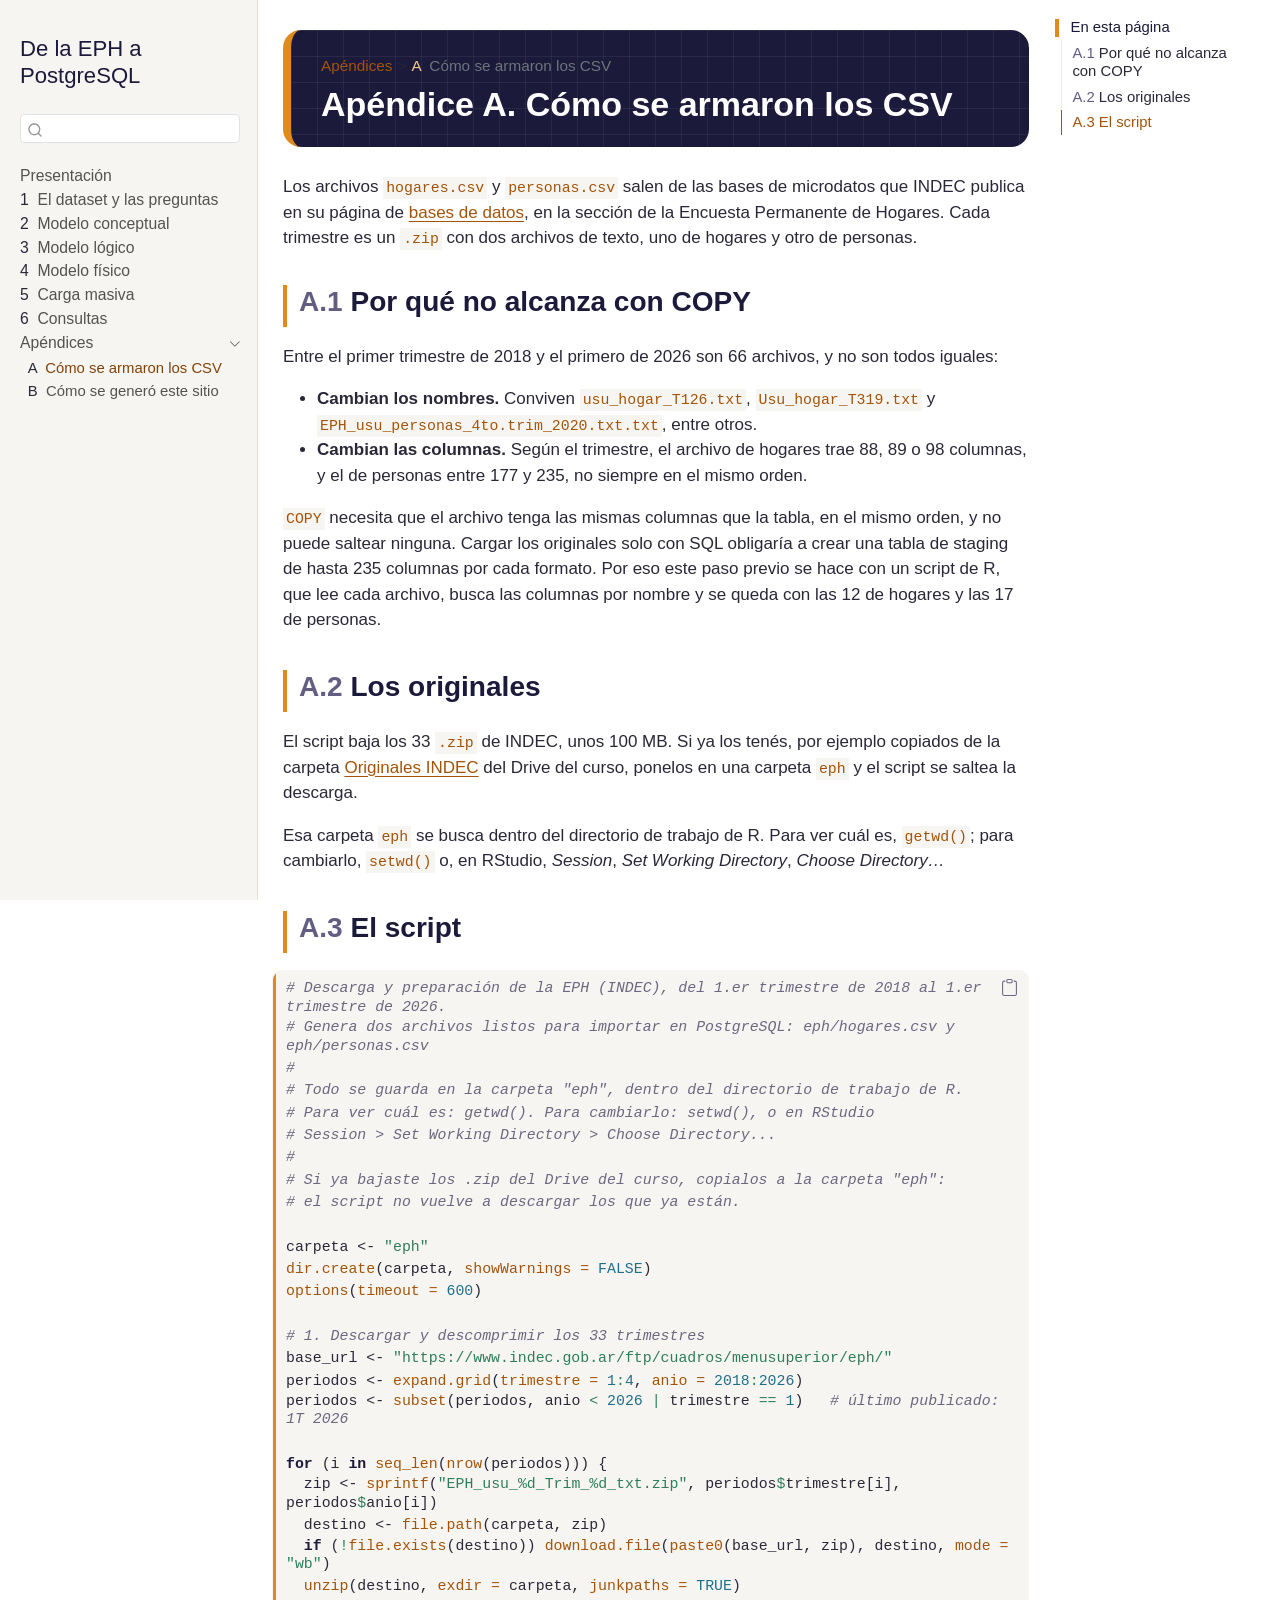
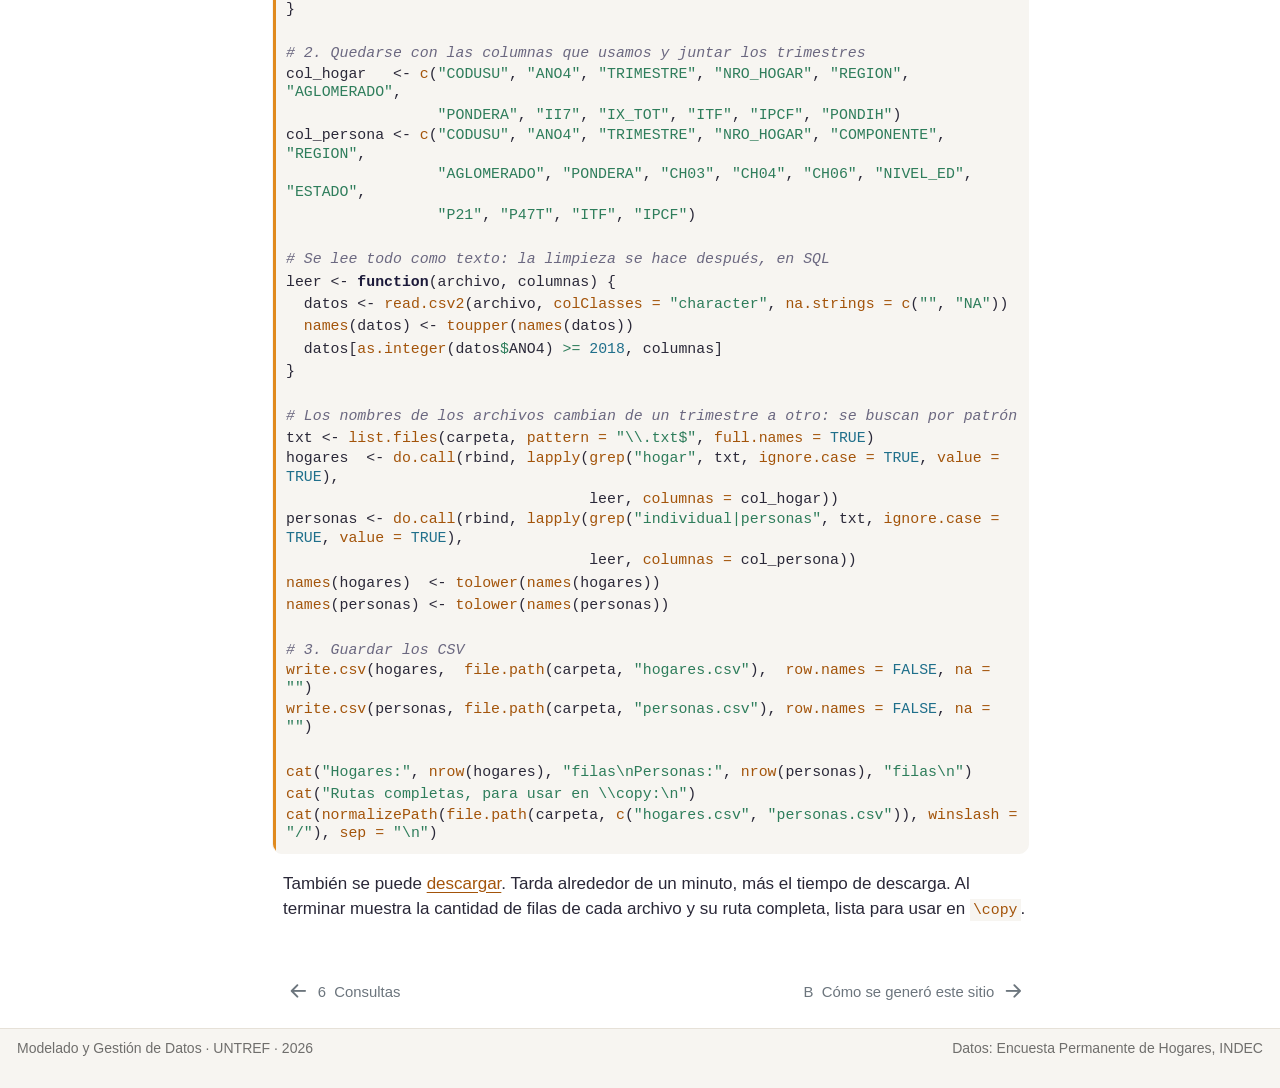
<file: guias/cuaderno-eph/apendice-csv.html>
<!DOCTYPE html>
<html xmlns="http://www.w3.org/1999/xhtml" lang="es" xml:lang="es"><head>

<meta charset="utf-8">
<meta name="generator" content="quarto-1.10.19">

<meta name="viewport" content="width=device-width, initial-scale=1.0, user-scalable=yes">


<title>Apéndice A. Cómo se armaron los CSV – De la EPH a PostgreSQL</title>
<style>
/* Default styles provided by pandoc.
** See https://pandoc.org/MANUAL.html#variables-for-html for config info.
*/
span.smallcaps{font-variant: small-caps;}
div.columns{display: flex; gap: 1.5em;}
div.column{flex: auto;}
@media screen {
div.columns{gap: min(4vw, 1.5em);}
div.column{overflow-x: auto;}
}
div.hanging-indent{margin-left: 1.5em; text-indent: -1.5em;}
ul.task-list{list-style: none;}
ul.task-list li input[type="checkbox"] {
  width: 0.8em;
  margin: 0 0.8em 0.2em -1em; /* quarto-specific, see https://github.com/quarto-dev/quarto-cli/issues/4556 */ 
  vertical-align: middle;
}
/* CSS for syntax highlighting */
html { -webkit-text-size-adjust: 100%; }
pre > code.sourceCode { white-space: pre; position: relative; }
pre > code.sourceCode > span { display: inline-block; line-height: 1.25; }
pre > code.sourceCode > span:empty { height: 1.2em; }
.sourceCode { overflow: visible; }
code.sourceCode > span { color: inherit; text-decoration: inherit; }
div.sourceCode { margin: 1em 0; }
pre.sourceCode { margin: 0; }
@media screen {
div.sourceCode { overflow: auto; }
}
@media print {
pre > code.sourceCode { white-space: pre-wrap; }
pre > code.sourceCode > span { text-indent: -5em; padding-left: 5em; }
}
pre.numberSource code
  { counter-reset: source-line 0; }
pre.numberSource code > span
  { position: relative; left: -4em; counter-increment: source-line; }
pre.numberSource code > span > a:first-child::before
  { content: counter(source-line);
    position: relative; left: -1em; text-align: right; vertical-align: baseline;
    border: none; display: inline-block;
    -webkit-touch-callout: none; -webkit-user-select: none;
    -khtml-user-select: none; -moz-user-select: none;
    -ms-user-select: none; user-select: none;
    padding: 0 4px; width: 4em;
  }
pre.numberSource { margin-left: 3em;  padding-left: 4px; }
div.sourceCode
  {   }
@media screen {
pre > code.sourceCode > span > a:first-child::before { text-decoration: underline; }
}
</style>


<script src="site_libs/quarto-nav/quarto-nav.js"></script>
<script src="site_libs/quarto-nav/headroom.min.js"></script>
<script src="site_libs/clipboard/clipboard.min.js"></script>
<script src="site_libs/quarto-search/autocomplete.umd.js"></script>
<script src="site_libs/quarto-search/fuse.min.js"></script>
<script src="site_libs/quarto-search/quarto-search.js"></script>
<meta name="quarto:offset" content="./">
<link href="./apendice-sitio.html" rel="next">
<link href="./06-consultas.html" rel="prev">
<script src="site_libs/quarto-html/quarto.js" type="module"></script>
<script src="site_libs/quarto-html/tabsets/tabsets.js" type="module"></script>
<script src="site_libs/quarto-html/popper.min.js"></script>
<script src="site_libs/quarto-html/tippy.umd.min.js"></script>
<script src="site_libs/quarto-html/anchor.min.js"></script>
<link href="site_libs/quarto-html/tippy.css" rel="stylesheet">
<link href="site_libs/quarto-html/quarto-syntax-highlighting-389c8454c5e4e6bc782f9b651a3c44a2.css" rel="stylesheet" id="quarto-text-highlighting-styles">
<script src="site_libs/bootstrap/bootstrap.min.js"></script>
<link href="site_libs/bootstrap/bootstrap-icons.css" rel="stylesheet">
<link href="site_libs/bootstrap/bootstrap-b44f78f901b27984fc33087947597b98.min.css" rel="stylesheet" append-hash="true" id="quarto-bootstrap" data-mode="light">
<script id="quarto-search-options" type="application/json">{
  "location": "sidebar",
  "copy-button": false,
  "collapse-after": 3,
  "panel-placement": "start",
  "type": "textbox",
  "limit": 50,
  "keyboard-shortcut": [
    "f",
    "/",
    "s"
  ],
  "show-item-context": false,
  "language": {
    "search-no-results-text": "No se han encontrado resultados",
    "search-matching-documents-text": "documentos encontrados",
    "search-copy-link-title": "Copiar el enlace en la búsqueda",
    "search-hide-matches-text": "Ocultar resultados adicionales",
    "search-more-match-text": "resultado adicional en este documento",
    "search-more-matches-text": "resultados adicionales en este documento",
    "search-clear-button-title": "Borrar",
    "search-text-placeholder": "",
    "search-detached-cancel-button-title": "Cancelar",
    "search-submit-button-title": "Enviar",
    "search-label": "Buscar"
  }
}</script>


</head>

<body class="nav-sidebar docked quarto-light">

<div id="quarto-search-results"></div>
  <header id="quarto-header" class="headroom fixed-top">
  <nav class="quarto-secondary-nav">
    <div class="container-fluid d-flex">
      <button type="button" class="quarto-btn-toggle btn" data-bs-toggle="collapse" role="button" data-bs-target=".quarto-sidebar-collapse-item" aria-controls="quarto-sidebar" aria-expanded="false" aria-label="Alternar barra lateral" onclick="if (window.quartoToggleHeadroom) { window.quartoToggleHeadroom(); }">
        <i class="bi bi-layout-text-sidebar-reverse"></i>
      </button>
        <nav class="quarto-page-breadcrumbs" aria-label="breadcrumb"><ol class="breadcrumb"><li class="breadcrumb-item"><a href="./apendice-csv.html">Apéndices</a></li><li class="breadcrumb-item"><a href="./apendice-csv.html"><span class="chapter-number">A</span>&nbsp; <span class="chapter-title">Cómo se armaron los CSV</span></a></li></ol></nav>
        <a class="flex-grow-1" role="navigation" data-bs-toggle="collapse" data-bs-target=".quarto-sidebar-collapse-item" aria-controls="quarto-sidebar" aria-expanded="false" aria-label="Alternar barra lateral" onclick="if (window.quartoToggleHeadroom) { window.quartoToggleHeadroom(); }">      
        </a>
      <button type="button" class="btn quarto-search-button" aria-label="Buscar" onclick="window.quartoOpenSearch();">
        <i class="bi bi-search"></i>
      </button>
    </div>
  </nav>
</header>
<!-- content -->
<div id="quarto-content" class="quarto-container page-columns page-rows-contents page-layout-article">
<!-- sidebar -->
  <nav id="quarto-sidebar" class="sidebar collapse collapse-horizontal quarto-sidebar-collapse-item sidebar-navigation docked overflow-auto">
    <div class="pt-lg-2 mt-2 text-left sidebar-header">
    <div class="sidebar-title mb-0 py-0">
      <a href="./">De la EPH a PostgreSQL</a> 
    </div>
      </div>
        <div class="mt-2 flex-shrink-0 align-items-center">
        <div class="sidebar-search">
        <div id="quarto-search" class="" title="Buscar"></div>
        </div>
        </div>
    <div class="sidebar-menu-container"> 
    <ul class="list-unstyled mt-1">
        <li class="sidebar-item">
  <div class="sidebar-item-container"> 
  <a href="./index.html" class="sidebar-item-text sidebar-link">
 <span class="menu-text">Presentación</span></a>
  </div>
</li>
        <li class="sidebar-item">
  <div class="sidebar-item-container"> 
  <a href="./01-dataset.html" class="sidebar-item-text sidebar-link">
 <span class="menu-text"><span class="chapter-number">1</span>&nbsp; <span class="chapter-title">El dataset y las preguntas</span></span></a>
  </div>
</li>
        <li class="sidebar-item">
  <div class="sidebar-item-container"> 
  <a href="./02-conceptual.html" class="sidebar-item-text sidebar-link">
 <span class="menu-text"><span class="chapter-number">2</span>&nbsp; <span class="chapter-title">Modelo conceptual</span></span></a>
  </div>
</li>
        <li class="sidebar-item">
  <div class="sidebar-item-container"> 
  <a href="./03-logico.html" class="sidebar-item-text sidebar-link">
 <span class="menu-text"><span class="chapter-number">3</span>&nbsp; <span class="chapter-title">Modelo lógico</span></span></a>
  </div>
</li>
        <li class="sidebar-item">
  <div class="sidebar-item-container"> 
  <a href="./04-fisico.html" class="sidebar-item-text sidebar-link">
 <span class="menu-text"><span class="chapter-number">4</span>&nbsp; <span class="chapter-title">Modelo físico</span></span></a>
  </div>
</li>
        <li class="sidebar-item">
  <div class="sidebar-item-container"> 
  <a href="./05-carga.html" class="sidebar-item-text sidebar-link">
 <span class="menu-text"><span class="chapter-number">5</span>&nbsp; <span class="chapter-title">Carga masiva</span></span></a>
  </div>
</li>
        <li class="sidebar-item">
  <div class="sidebar-item-container"> 
  <a href="./06-consultas.html" class="sidebar-item-text sidebar-link">
 <span class="menu-text"><span class="chapter-number">6</span>&nbsp; <span class="chapter-title">Consultas</span></span></a>
  </div>
</li>
        <li class="sidebar-item sidebar-item-section">
      <div class="sidebar-item-container"> 
            <a class="sidebar-item-text sidebar-link text-start" data-bs-toggle="collapse" data-bs-target="#quarto-sidebar-section-1" role="navigation" aria-expanded="true">
 <span class="menu-text">Apéndices</span></a>
          <a class="sidebar-item-toggle text-start" data-bs-toggle="collapse" data-bs-target="#quarto-sidebar-section-1" role="navigation" aria-expanded="true" aria-label="Alternar sección">
            <i class="bi bi-chevron-right ms-2"></i>
          </a> 
      </div>
      <ul id="quarto-sidebar-section-1" class="collapse list-unstyled sidebar-section depth1 show">  
          <li class="sidebar-item">
  <div class="sidebar-item-container"> 
  <a href="./apendice-csv.html" class="sidebar-item-text sidebar-link active">
 <span class="menu-text"><span class="chapter-number">A</span>&nbsp; <span class="chapter-title">Cómo se armaron los CSV</span></span></a>
  </div>
</li>
          <li class="sidebar-item">
  <div class="sidebar-item-container"> 
  <a href="./apendice-sitio.html" class="sidebar-item-text sidebar-link">
 <span class="menu-text"><span class="chapter-number">B</span>&nbsp; <span class="chapter-title">Cómo se generó este sitio</span></span></a>
  </div>
</li>
      </ul>
  </li>
    </ul>
    </div>
</nav>
<div id="quarto-sidebar-glass" class="quarto-sidebar-collapse-item" data-bs-toggle="collapse" data-bs-target=".quarto-sidebar-collapse-item"></div>
<!-- margin-sidebar -->
    <div id="quarto-margin-sidebar" class="sidebar margin-sidebar">
        <nav id="TOC" role="doc-toc" class="toc-active">
    <h2 id="toc-title">En esta página</h2>
   
  <ul class="collapse">
  <li><a href="#por-qué-no-alcanza-con-copy" id="toc-por-qué-no-alcanza-con-copy" class="nav-link active" data-scroll-target="#por-qué-no-alcanza-con-copy"><span class="header-section-number">A.1</span> Por qué no alcanza con COPY</a></li>
  <li><a href="#los-originales" id="toc-los-originales" class="nav-link" data-scroll-target="#los-originales"><span class="header-section-number">A.2</span> Los originales</a></li>
  <li><a href="#el-script" id="toc-el-script" class="nav-link" data-scroll-target="#el-script"><span class="header-section-number">A.3</span> El script</a></li>
  </ul>
</nav>
    </div>
<!-- main -->
<main class="content" id="quarto-document-content">

<header id="title-block-header" class="quarto-title-block default"><nav class="quarto-page-breadcrumbs quarto-title-breadcrumbs d-none d-lg-block" aria-label="breadcrumb"><ol class="breadcrumb"><li class="breadcrumb-item"><a href="./apendice-csv.html">Apéndices</a></li><li class="breadcrumb-item"><a href="./apendice-csv.html"><span class="chapter-number">A</span>&nbsp; <span class="chapter-title">Cómo se armaron los CSV</span></a></li></ol></nav>
<div class="quarto-title">
<h1 class="title"><span id="sec-csv" class="quarto-section-identifier">Apéndice A. Cómo se armaron los CSV</span></h1>
</div>



<div class="quarto-title-meta">

    
  
    
  </div>
  


</header>


<p>Los archivos <code>hogares.csv</code> y <code>personas.csv</code> salen de las bases de microdatos que INDEC publica en su página de <a href="https://www.indec.gob.ar/Institucional/Indec/BasesDeDatos">bases de datos</a>, en la sección de la Encuesta Permanente de Hogares. Cada trimestre es un <code>.zip</code> con dos archivos de texto, uno de hogares y otro de personas.</p>
<section id="por-qué-no-alcanza-con-copy" class="level2" data-number="A.1">
<h2 data-number="A.1" class="anchored" data-anchor-id="por-qué-no-alcanza-con-copy"><span class="header-section-number">A.1</span> Por qué no alcanza con COPY</h2>
<p>Entre el primer trimestre de 2018 y el primero de 2026 son 66 archivos, y no son todos iguales:</p>
<ul>
<li><strong>Cambian los nombres.</strong> Conviven <code>usu_hogar_T126.txt</code>, <code>Usu_hogar_T319.txt</code> y <code>EPH_usu_personas_4to.trim_2020.txt.txt</code>, entre otros.</li>
<li><strong>Cambian las columnas.</strong> Según el trimestre, el archivo de hogares trae 88, 89 o 98 columnas, y el de personas entre 177 y 235, no siempre en el mismo orden.</li>
</ul>
<p><code>COPY</code> necesita que el archivo tenga las mismas columnas que la tabla, en el mismo orden, y no puede saltear ninguna. Cargar los originales solo con SQL obligaría a crear una tabla de staging de hasta 235 columnas por cada formato. Por eso este paso previo se hace con un script de R, que lee cada archivo, busca las columnas por nombre y se queda con las 12 de hogares y las 17 de personas.</p>
</section>
<section id="los-originales" class="level2" data-number="A.2">
<h2 data-number="A.2" class="anchored" data-anchor-id="los-originales"><span class="header-section-number">A.2</span> Los originales</h2>
<p>El script baja los 33 <code>.zip</code> de INDEC, unos 100 MB. Si ya los tenés, por ejemplo copiados de la carpeta <a href="https://drive.google.com/drive/folders/1fXd3pqxZnyHu_-o71R9MosOQaYL61X5z">Originales INDEC</a> del Drive del curso, ponelos en una carpeta <code>eph</code> y el script se saltea la descarga.</p>
<p>Esa carpeta <code>eph</code> se busca dentro del directorio de trabajo de R. Para ver cuál es, <code>getwd()</code>; para cambiarlo, <code>setwd()</code> o, en RStudio, <em>Session</em>, <em>Set Working Directory</em>, <em>Choose Directory…</em></p>
</section>
<section id="el-script" class="level2" data-number="A.3">
<h2 data-number="A.3" class="anchored" data-anchor-id="el-script"><span class="header-section-number">A.3</span> El script</h2>
<div class="cell">
<div class="code-copy-outer-scaffold"><div class="sourceCode cell-code" id="cb1"><pre class="sourceCode r code-with-copy"><code class="sourceCode r"><span id="cb1-1"><a href="#cb1-1" aria-hidden="true" tabindex="-1"></a><span class="co"># Descarga y preparación de la EPH (INDEC), del 1.er trimestre de 2018 al 1.er trimestre de 2026.</span></span>
<span id="cb1-2"><a href="#cb1-2" aria-hidden="true" tabindex="-1"></a><span class="co"># Genera dos archivos listos para importar en PostgreSQL: eph/hogares.csv y eph/personas.csv</span></span>
<span id="cb1-3"><a href="#cb1-3" aria-hidden="true" tabindex="-1"></a><span class="co">#</span></span>
<span id="cb1-4"><a href="#cb1-4" aria-hidden="true" tabindex="-1"></a><span class="co"># Todo se guarda en la carpeta "eph", dentro del directorio de trabajo de R.</span></span>
<span id="cb1-5"><a href="#cb1-5" aria-hidden="true" tabindex="-1"></a><span class="co"># Para ver cuál es: getwd(). Para cambiarlo: setwd(), o en RStudio</span></span>
<span id="cb1-6"><a href="#cb1-6" aria-hidden="true" tabindex="-1"></a><span class="co"># Session &gt; Set Working Directory &gt; Choose Directory...</span></span>
<span id="cb1-7"><a href="#cb1-7" aria-hidden="true" tabindex="-1"></a><span class="co">#</span></span>
<span id="cb1-8"><a href="#cb1-8" aria-hidden="true" tabindex="-1"></a><span class="co"># Si ya bajaste los .zip del Drive del curso, copialos a la carpeta "eph":</span></span>
<span id="cb1-9"><a href="#cb1-9" aria-hidden="true" tabindex="-1"></a><span class="co"># el script no vuelve a descargar los que ya están.</span></span>
<span id="cb1-10"><a href="#cb1-10" aria-hidden="true" tabindex="-1"></a></span>
<span id="cb1-11"><a href="#cb1-11" aria-hidden="true" tabindex="-1"></a>carpeta <span class="ot">&lt;-</span> <span class="st">"eph"</span></span>
<span id="cb1-12"><a href="#cb1-12" aria-hidden="true" tabindex="-1"></a><span class="fu">dir.create</span>(carpeta, <span class="at">showWarnings =</span> <span class="cn">FALSE</span>)</span>
<span id="cb1-13"><a href="#cb1-13" aria-hidden="true" tabindex="-1"></a><span class="fu">options</span>(<span class="at">timeout =</span> <span class="dv">600</span>)</span>
<span id="cb1-14"><a href="#cb1-14" aria-hidden="true" tabindex="-1"></a></span>
<span id="cb1-15"><a href="#cb1-15" aria-hidden="true" tabindex="-1"></a><span class="co"># 1. Descargar y descomprimir los 33 trimestres</span></span>
<span id="cb1-16"><a href="#cb1-16" aria-hidden="true" tabindex="-1"></a>base_url <span class="ot">&lt;-</span> <span class="st">"https://www.indec.gob.ar/ftp/cuadros/menusuperior/eph/"</span></span>
<span id="cb1-17"><a href="#cb1-17" aria-hidden="true" tabindex="-1"></a>periodos <span class="ot">&lt;-</span> <span class="fu">expand.grid</span>(<span class="at">trimestre =</span> <span class="dv">1</span><span class="sc">:</span><span class="dv">4</span>, <span class="at">anio =</span> <span class="dv">2018</span><span class="sc">:</span><span class="dv">2026</span>)</span>
<span id="cb1-18"><a href="#cb1-18" aria-hidden="true" tabindex="-1"></a>periodos <span class="ot">&lt;-</span> <span class="fu">subset</span>(periodos, anio <span class="sc">&lt;</span> <span class="dv">2026</span> <span class="sc">|</span> trimestre <span class="sc">==</span> <span class="dv">1</span>)   <span class="co"># último publicado: 1T 2026</span></span>
<span id="cb1-19"><a href="#cb1-19" aria-hidden="true" tabindex="-1"></a></span>
<span id="cb1-20"><a href="#cb1-20" aria-hidden="true" tabindex="-1"></a><span class="cf">for</span> (i <span class="cf">in</span> <span class="fu">seq_len</span>(<span class="fu">nrow</span>(periodos))) {</span>
<span id="cb1-21"><a href="#cb1-21" aria-hidden="true" tabindex="-1"></a>  zip <span class="ot">&lt;-</span> <span class="fu">sprintf</span>(<span class="st">"EPH_usu_%d_Trim_%d_txt.zip"</span>, periodos<span class="sc">$</span>trimestre[i], periodos<span class="sc">$</span>anio[i])</span>
<span id="cb1-22"><a href="#cb1-22" aria-hidden="true" tabindex="-1"></a>  destino <span class="ot">&lt;-</span> <span class="fu">file.path</span>(carpeta, zip)</span>
<span id="cb1-23"><a href="#cb1-23" aria-hidden="true" tabindex="-1"></a>  <span class="cf">if</span> (<span class="sc">!</span><span class="fu">file.exists</span>(destino)) <span class="fu">download.file</span>(<span class="fu">paste0</span>(base_url, zip), destino, <span class="at">mode =</span> <span class="st">"wb"</span>)</span>
<span id="cb1-24"><a href="#cb1-24" aria-hidden="true" tabindex="-1"></a>  <span class="fu">unzip</span>(destino, <span class="at">exdir =</span> carpeta, <span class="at">junkpaths =</span> <span class="cn">TRUE</span>)</span>
<span id="cb1-25"><a href="#cb1-25" aria-hidden="true" tabindex="-1"></a>}</span>
<span id="cb1-26"><a href="#cb1-26" aria-hidden="true" tabindex="-1"></a></span>
<span id="cb1-27"><a href="#cb1-27" aria-hidden="true" tabindex="-1"></a><span class="co"># 2. Quedarse con las columnas que usamos y juntar los trimestres</span></span>
<span id="cb1-28"><a href="#cb1-28" aria-hidden="true" tabindex="-1"></a>col_hogar   <span class="ot">&lt;-</span> <span class="fu">c</span>(<span class="st">"CODUSU"</span>, <span class="st">"ANO4"</span>, <span class="st">"TRIMESTRE"</span>, <span class="st">"NRO_HOGAR"</span>, <span class="st">"REGION"</span>, <span class="st">"AGLOMERADO"</span>,</span>
<span id="cb1-29"><a href="#cb1-29" aria-hidden="true" tabindex="-1"></a>                 <span class="st">"PONDERA"</span>, <span class="st">"II7"</span>, <span class="st">"IX_TOT"</span>, <span class="st">"ITF"</span>, <span class="st">"IPCF"</span>, <span class="st">"PONDIH"</span>)</span>
<span id="cb1-30"><a href="#cb1-30" aria-hidden="true" tabindex="-1"></a>col_persona <span class="ot">&lt;-</span> <span class="fu">c</span>(<span class="st">"CODUSU"</span>, <span class="st">"ANO4"</span>, <span class="st">"TRIMESTRE"</span>, <span class="st">"NRO_HOGAR"</span>, <span class="st">"COMPONENTE"</span>, <span class="st">"REGION"</span>,</span>
<span id="cb1-31"><a href="#cb1-31" aria-hidden="true" tabindex="-1"></a>                 <span class="st">"AGLOMERADO"</span>, <span class="st">"PONDERA"</span>, <span class="st">"CH03"</span>, <span class="st">"CH04"</span>, <span class="st">"CH06"</span>, <span class="st">"NIVEL_ED"</span>, <span class="st">"ESTADO"</span>,</span>
<span id="cb1-32"><a href="#cb1-32" aria-hidden="true" tabindex="-1"></a>                 <span class="st">"P21"</span>, <span class="st">"P47T"</span>, <span class="st">"ITF"</span>, <span class="st">"IPCF"</span>)</span>
<span id="cb1-33"><a href="#cb1-33" aria-hidden="true" tabindex="-1"></a></span>
<span id="cb1-34"><a href="#cb1-34" aria-hidden="true" tabindex="-1"></a><span class="co"># Se lee todo como texto: la limpieza se hace después, en SQL</span></span>
<span id="cb1-35"><a href="#cb1-35" aria-hidden="true" tabindex="-1"></a>leer <span class="ot">&lt;-</span> <span class="cf">function</span>(archivo, columnas) {</span>
<span id="cb1-36"><a href="#cb1-36" aria-hidden="true" tabindex="-1"></a>  datos <span class="ot">&lt;-</span> <span class="fu">read.csv2</span>(archivo, <span class="at">colClasses =</span> <span class="st">"character"</span>, <span class="at">na.strings =</span> <span class="fu">c</span>(<span class="st">""</span>, <span class="st">"NA"</span>))</span>
<span id="cb1-37"><a href="#cb1-37" aria-hidden="true" tabindex="-1"></a>  <span class="fu">names</span>(datos) <span class="ot">&lt;-</span> <span class="fu">toupper</span>(<span class="fu">names</span>(datos))</span>
<span id="cb1-38"><a href="#cb1-38" aria-hidden="true" tabindex="-1"></a>  datos[<span class="fu">as.integer</span>(datos<span class="sc">$</span>ANO4) <span class="sc">&gt;=</span> <span class="dv">2018</span>, columnas]</span>
<span id="cb1-39"><a href="#cb1-39" aria-hidden="true" tabindex="-1"></a>}</span>
<span id="cb1-40"><a href="#cb1-40" aria-hidden="true" tabindex="-1"></a></span>
<span id="cb1-41"><a href="#cb1-41" aria-hidden="true" tabindex="-1"></a><span class="co"># Los nombres de los archivos cambian de un trimestre a otro: se buscan por patrón</span></span>
<span id="cb1-42"><a href="#cb1-42" aria-hidden="true" tabindex="-1"></a>txt <span class="ot">&lt;-</span> <span class="fu">list.files</span>(carpeta, <span class="at">pattern =</span> <span class="st">"</span><span class="sc">\\</span><span class="st">.txt$"</span>, <span class="at">full.names =</span> <span class="cn">TRUE</span>)</span>
<span id="cb1-43"><a href="#cb1-43" aria-hidden="true" tabindex="-1"></a>hogares  <span class="ot">&lt;-</span> <span class="fu">do.call</span>(rbind, <span class="fu">lapply</span>(<span class="fu">grep</span>(<span class="st">"hogar"</span>, txt, <span class="at">ignore.case =</span> <span class="cn">TRUE</span>, <span class="at">value =</span> <span class="cn">TRUE</span>),</span>
<span id="cb1-44"><a href="#cb1-44" aria-hidden="true" tabindex="-1"></a>                                  leer, <span class="at">columnas =</span> col_hogar))</span>
<span id="cb1-45"><a href="#cb1-45" aria-hidden="true" tabindex="-1"></a>personas <span class="ot">&lt;-</span> <span class="fu">do.call</span>(rbind, <span class="fu">lapply</span>(<span class="fu">grep</span>(<span class="st">"individual|personas"</span>, txt, <span class="at">ignore.case =</span> <span class="cn">TRUE</span>, <span class="at">value =</span> <span class="cn">TRUE</span>),</span>
<span id="cb1-46"><a href="#cb1-46" aria-hidden="true" tabindex="-1"></a>                                  leer, <span class="at">columnas =</span> col_persona))</span>
<span id="cb1-47"><a href="#cb1-47" aria-hidden="true" tabindex="-1"></a><span class="fu">names</span>(hogares)  <span class="ot">&lt;-</span> <span class="fu">tolower</span>(<span class="fu">names</span>(hogares))</span>
<span id="cb1-48"><a href="#cb1-48" aria-hidden="true" tabindex="-1"></a><span class="fu">names</span>(personas) <span class="ot">&lt;-</span> <span class="fu">tolower</span>(<span class="fu">names</span>(personas))</span>
<span id="cb1-49"><a href="#cb1-49" aria-hidden="true" tabindex="-1"></a></span>
<span id="cb1-50"><a href="#cb1-50" aria-hidden="true" tabindex="-1"></a><span class="co"># 3. Guardar los CSV</span></span>
<span id="cb1-51"><a href="#cb1-51" aria-hidden="true" tabindex="-1"></a><span class="fu">write.csv</span>(hogares,  <span class="fu">file.path</span>(carpeta, <span class="st">"hogares.csv"</span>),  <span class="at">row.names =</span> <span class="cn">FALSE</span>, <span class="at">na =</span> <span class="st">""</span>)</span>
<span id="cb1-52"><a href="#cb1-52" aria-hidden="true" tabindex="-1"></a><span class="fu">write.csv</span>(personas, <span class="fu">file.path</span>(carpeta, <span class="st">"personas.csv"</span>), <span class="at">row.names =</span> <span class="cn">FALSE</span>, <span class="at">na =</span> <span class="st">""</span>)</span>
<span id="cb1-53"><a href="#cb1-53" aria-hidden="true" tabindex="-1"></a></span>
<span id="cb1-54"><a href="#cb1-54" aria-hidden="true" tabindex="-1"></a><span class="fu">cat</span>(<span class="st">"Hogares:"</span>, <span class="fu">nrow</span>(hogares), <span class="st">"filas</span><span class="sc">\n</span><span class="st">Personas:"</span>, <span class="fu">nrow</span>(personas), <span class="st">"filas</span><span class="sc">\n</span><span class="st">"</span>)</span>
<span id="cb1-55"><a href="#cb1-55" aria-hidden="true" tabindex="-1"></a><span class="fu">cat</span>(<span class="st">"Rutas completas, para usar en </span><span class="sc">\\</span><span class="st">copy:</span><span class="sc">\n</span><span class="st">"</span>)</span>
<span id="cb1-56"><a href="#cb1-56" aria-hidden="true" tabindex="-1"></a><span class="fu">cat</span>(<span class="fu">normalizePath</span>(<span class="fu">file.path</span>(carpeta, <span class="fu">c</span>(<span class="st">"hogares.csv"</span>, <span class="st">"personas.csv"</span>)), <span class="at">winslash =</span> <span class="st">"/"</span>), <span class="at">sep =</span> <span class="st">"</span><span class="sc">\n</span><span class="st">"</span>)</span></code></pre></div><button title="Copiar al portapapeles" class="code-copy-button"><i class="bi"></i></button></div>
</div>
<p>También se puede <a href="scripts/preparar_eph.R" download="preparar_eph.R">descargar</a>. Tarda alrededor de un minuto, más el tiempo de descarga. Al terminar muestra la cantidad de filas de cada archivo y su ruta completa, lista para usar en <code>\copy</code>.</p>


</section>

</main> <!-- /main -->
<script id="quarto-html-after-body" type="application/javascript">
  window.document.addEventListener("DOMContentLoaded", function (event) {
    const icon = "";
    const anchorJS = new window.AnchorJS();
    anchorJS.options = {
      placement: 'right',
      icon: icon
    };
    anchorJS.add('.anchored');
    const isCodeAnnotation = (el) => {
      for (const clz of el.classList) {
        if (clz.startsWith('code-annotation-')) {                     
          return true;
        }
      }
      return false;
    }
    const onCopySuccess = function(e) {
      // button target
      const button = e.trigger;
      // don't keep focus
      button.blur();
      // flash "checked"
      button.classList.add('code-copy-button-checked');
      var currentTitle = button.getAttribute("title");
      button.setAttribute("title", "Copiado");
      let tooltip;
      if (window.bootstrap) {
        button.setAttribute("data-bs-toggle", "tooltip");
        button.setAttribute("data-bs-placement", "left");
        button.setAttribute("data-bs-title", "Copiado");
        tooltip = new bootstrap.Tooltip(button, 
          { trigger: "manual", 
            customClass: "code-copy-button-tooltip",
            offset: [0, -8]});
        tooltip.show();    
      }
      setTimeout(function() {
        if (tooltip) {
          tooltip.hide();
          button.removeAttribute("data-bs-title");
          button.removeAttribute("data-bs-toggle");
          button.removeAttribute("data-bs-placement");
        }
        button.setAttribute("title", currentTitle);
        button.classList.remove('code-copy-button-checked');
      }, 1000);
      // clear code selection
      e.clearSelection();
    }
    const getTextToCopy = function(trigger) {
      const outerScaffold = trigger.parentElement.cloneNode(true);
      const codeEl = outerScaffold.querySelector('code');
      for (const childEl of codeEl.children) {
        if (isCodeAnnotation(childEl)) {
          childEl.remove();
        }
      }
      return codeEl.innerText;
    }
    const clipboard = new window.ClipboardJS('.code-copy-button:not([data-in-quarto-modal])', {
      text: getTextToCopy
    });
    clipboard.on('success', onCopySuccess);
    if (window.document.getElementById('quarto-embedded-source-code-modal')) {
      const clipboardModal = new window.ClipboardJS('.code-copy-button[data-in-quarto-modal]', {
        text: getTextToCopy,
        container: window.document.getElementById('quarto-embedded-source-code-modal')
      });
      clipboardModal.on('success', onCopySuccess);
    }
      var localhostRegex = new RegExp(/^(?:http|https):\/\/localhost\:?[0-9]*\//);
      var mailtoRegex = new RegExp(/^mailto:/);
        var filterRegex = new RegExp('/' + window.location.host + '/');
      var isInternal = (href) => {
          return filterRegex.test(href) || localhostRegex.test(href) || mailtoRegex.test(href);
      }
      // Inspect non-navigation links and adorn them if external
     var links = window.document.querySelectorAll('a[href]:not(.nav-link):not(.navbar-brand):not(.toc-action):not(.sidebar-link):not(.sidebar-item-toggle):not(.pagination-link):not(.no-external):not([aria-hidden]):not(.dropdown-item):not(.quarto-navigation-tool):not(.about-link)');
      for (var i=0; i<links.length; i++) {
        const link = links[i];
        if (!isInternal(link.href)) {
          // undo the damage that might have been done by quarto-nav.js in the case of
          // links that we want to consider external
          if (link.dataset.originalHref !== undefined) {
            link.href = link.dataset.originalHref;
          }
        }
      }
    function tippyHover(el, contentFn, onTriggerFn, onUntriggerFn) {
      const config = {
        allowHTML: true,
        maxWidth: 500,
        delay: 100,
        arrow: false,
        appendTo: function(el) {
            return el.parentElement;
        },
        interactive: true,
        interactiveBorder: 10,
        theme: 'quarto',
        placement: 'bottom-start',
      };
      if (contentFn) {
        config.content = contentFn;
      }
      if (onTriggerFn) {
        config.onTrigger = onTriggerFn;
      }
      if (onUntriggerFn) {
        config.onUntrigger = onUntriggerFn;
      }
      window.tippy(el, config); 
    }
    const noterefs = window.document.querySelectorAll('a[role="doc-noteref"]');
    for (var i=0; i<noterefs.length; i++) {
      const ref = noterefs[i];
      tippyHover(ref, function() {
        // use id or data attribute instead here
        let href = ref.getAttribute('data-footnote-href') || ref.getAttribute('href');
        try { href = new URL(href).hash; } catch {}
        const id = href.replace(/^#\/?/, "");
        const note = window.document.getElementById(id);
        if (note) {
          return note.innerHTML;
        } else {
          return "";
        }
      });
    }
    const xrefs = window.document.querySelectorAll('a.quarto-xref');
    const processXRef = (id, note) => {
      // Strip column container classes
      const stripColumnClz = (el) => {
        el.classList.remove("page-full", "page-columns");
        if (el.children) {
          for (const child of el.children) {
            stripColumnClz(child);
          }
        }
      }
      stripColumnClz(note)
      if (id === null || id.startsWith('sec-')) {
        // Special case sections, only their first couple elements
        const container = document.createElement("div");
        if (note.children && note.children.length > 2) {
          container.appendChild(note.children[0].cloneNode(true));
          for (let i = 1; i < note.children.length; i++) {
            const child = note.children[i];
            if (child.tagName === "P" && child.innerText === "") {
              continue;
            } else {
              container.appendChild(child.cloneNode(true));
              break;
            }
          }
          if (window.Quarto?.typesetMath) {
            window.Quarto.typesetMath(container);
          }
          return container.innerHTML
        } else {
          if (window.Quarto?.typesetMath) {
            window.Quarto.typesetMath(note);
          }
          return note.innerHTML;
        }
      } else {
        // Remove any anchor links if they are present
        const anchorLink = note.querySelector('a.anchorjs-link');
        if (anchorLink) {
          anchorLink.remove();
        }
        if (window.Quarto?.typesetMath) {
          window.Quarto.typesetMath(note);
        }
        if (note.classList.contains("callout")) {
          return note.outerHTML;
        } else {
          return note.innerHTML;
        }
      }
    }
    for (var i=0; i<xrefs.length; i++) {
      const xref = xrefs[i];
      tippyHover(xref, undefined, function(instance) {
        instance.disable();
        let url = xref.getAttribute('href');
        let hash = undefined; 
        if (url.startsWith('#')) {
          hash = url;
        } else {
          try { hash = new URL(url).hash; } catch {}
        }
        if (hash) {
          const id = hash.replace(/^#\/?/, "");
          const note = window.document.getElementById(id);
          if (note !== null) {
            try {
              const html = processXRef(id, note.cloneNode(true));
              instance.setContent(html);
            } finally {
              instance.enable();
              instance.show();
            }
          } else {
            // See if we can fetch this
            fetch(url.split('#')[0])
            .then(res => res.text())
            .then(html => {
              const parser = new DOMParser();
              const htmlDoc = parser.parseFromString(html, "text/html");
              const note = htmlDoc.getElementById(id);
              if (note !== null) {
                const html = processXRef(id, note);
                instance.setContent(html);
              } 
            }).finally(() => {
              instance.enable();
              instance.show();
            });
          }
        } else {
          // See if we can fetch a full url (with no hash to target)
          // This is a special case and we should probably do some content thinning / targeting
          fetch(url)
          .then(res => res.text())
          .then(html => {
            const parser = new DOMParser();
            const htmlDoc = parser.parseFromString(html, "text/html");
            const note = htmlDoc.querySelector('main.content');
            if (note !== null) {
              // This should only happen for chapter cross references
              // (since there is no id in the URL)
              // remove the first header
              if (note.children.length > 0 && note.children[0].tagName === "HEADER") {
                note.children[0].remove();
              }
              const html = processXRef(null, note);
              instance.setContent(html);
            } 
          }).finally(() => {
            instance.enable();
            instance.show();
          });
        }
      }, function(instance) {
      });
    }
        let selectedAnnoteEl;
        const selectorForAnnotation = ( cell, annotation) => {
          let cellAttr = 'data-code-cell="' + cell + '"';
          let lineAttr = 'data-code-annotation="' +  annotation + '"';
          const selector = 'span[' + cellAttr + '][' + lineAttr + ']';
          return selector;
        }
        const selectCodeLines = (annoteEl) => {
          const doc = window.document;
          const targetCell = annoteEl.getAttribute("data-target-cell");
          const targetAnnotation = annoteEl.getAttribute("data-target-annotation");
          const annoteSpan = window.document.querySelector(selectorForAnnotation(targetCell, targetAnnotation));
          const lines = annoteSpan.getAttribute("data-code-lines").split(",");
          const lineIds = lines.map((line) => {
            return targetCell + "-" + line;
          })
          let top = null;
          let height = null;
          let parent = null;
          if (lineIds.length > 0) {
              //compute the position of the single el (top and bottom and make a div)
              const el = window.document.getElementById(lineIds[0]);
              top = el.offsetTop;
              height = el.offsetHeight;
              parent = el.parentElement.parentElement;
            if (lineIds.length > 1) {
              const lastEl = window.document.getElementById(lineIds[lineIds.length - 1]);
              const bottom = lastEl.offsetTop + lastEl.offsetHeight;
              height = bottom - top;
            }
            if (top !== null && height !== null && parent !== null) {
              // cook up a div (if necessary) and position it 
              let div = window.document.getElementById("code-annotation-line-highlight");
              if (div === null) {
                div = window.document.createElement("div");
                div.setAttribute("id", "code-annotation-line-highlight");
                div.style.position = 'absolute';
                parent.appendChild(div);
              }
              div.style.top = top - 2 + "px";
              div.style.height = height + 4 + "px";
              div.style.left = 0;
              let gutterDiv = window.document.getElementById("code-annotation-line-highlight-gutter");
              if (gutterDiv === null) {
                gutterDiv = window.document.createElement("div");
                gutterDiv.setAttribute("id", "code-annotation-line-highlight-gutter");
                gutterDiv.style.position = 'absolute';
                const codeCell = window.document.getElementById(targetCell);
                const gutter = codeCell.querySelector('.code-annotation-gutter');
                gutter.appendChild(gutterDiv);
              }
              gutterDiv.style.top = top - 2 + "px";
              gutterDiv.style.height = height + 4 + "px";
            }
            selectedAnnoteEl = annoteEl;
          }
        };
        const unselectCodeLines = () => {
          const elementsIds = ["code-annotation-line-highlight", "code-annotation-line-highlight-gutter"];
          elementsIds.forEach((elId) => {
            const div = window.document.getElementById(elId);
            if (div) {
              div.remove();
            }
          });
          selectedAnnoteEl = undefined;
        };
          // Handle positioning of the toggle
      window.addEventListener(
        "resize",
        throttle(() => {
          elRect = undefined;
          if (selectedAnnoteEl) {
            selectCodeLines(selectedAnnoteEl);
          }
        }, 10)
      );
      function throttle(fn, ms) {
      let throttle = false;
      let timer;
        return (...args) => {
          if(!throttle) { // first call gets through
              fn.apply(this, args);
              throttle = true;
          } else { // all the others get throttled
              if(timer) clearTimeout(timer); // cancel #2
              timer = setTimeout(() => {
                fn.apply(this, args);
                timer = throttle = false;
              }, ms);
          }
        };
      }
        // Attach click handler to the DT
        const annoteDls = window.document.querySelectorAll('dt[data-target-cell]');
        for (const annoteDlNode of annoteDls) {
          annoteDlNode.addEventListener('click', (event) => {
            const clickedEl = event.target;
            if (clickedEl !== selectedAnnoteEl) {
              unselectCodeLines();
              const activeEl = window.document.querySelector('dt[data-target-cell].code-annotation-active');
              if (activeEl) {
                activeEl.classList.remove('code-annotation-active');
              }
              selectCodeLines(clickedEl);
              clickedEl.classList.add('code-annotation-active');
            } else {
              // Unselect the line
              unselectCodeLines();
              clickedEl.classList.remove('code-annotation-active');
            }
          });
        }
    const findCites = (el) => {
      const parentEl = el.parentElement;
      if (parentEl) {
        const cites = parentEl.dataset.cites;
        if (cites) {
          return {
            el,
            cites: cites.split(' ')
          };
        } else {
          return findCites(el.parentElement)
        }
      } else {
        return undefined;
      }
    };
    var bibliorefs = window.document.querySelectorAll('a[role="doc-biblioref"]');
    for (var i=0; i<bibliorefs.length; i++) {
      const ref = bibliorefs[i];
      const citeInfo = findCites(ref);
      if (citeInfo) {
        tippyHover(citeInfo.el, function() {
          var popup = window.document.createElement('div');
          citeInfo.cites.forEach(function(cite) {
            var citeDiv = window.document.createElement('div');
            citeDiv.classList.add('hanging-indent');
            citeDiv.classList.add('csl-entry');
            var biblioDiv = window.document.getElementById('ref-' + cite);
            if (biblioDiv) {
              citeDiv.innerHTML = biblioDiv.innerHTML;
            }
            popup.appendChild(citeDiv);
          });
          return popup.innerHTML;
        });
      }
    }
  });
  </script>
<nav class="page-navigation">
  <div class="nav-page nav-page-previous">
      <a href="./06-consultas.html" class="pagination-link" aria-label="Consultas">
        <i class="bi bi-arrow-left-short"></i> <span class="nav-page-text"><span class="chapter-number">6</span>&nbsp; <span class="chapter-title">Consultas</span></span>
      </a>          
  </div>
  <div class="nav-page nav-page-next">
      <a href="./apendice-sitio.html" class="pagination-link" aria-label="Cómo se generó este sitio">
        <span class="nav-page-text"><span class="chapter-number">B</span>&nbsp; <span class="chapter-title">Cómo se generó este sitio</span></span> <i class="bi bi-arrow-right-short"></i>
      </a>
  </div>
</nav>
</div> <!-- /content -->
<footer class="footer">
  <div class="nav-footer">
    <div class="nav-footer-left">
<p>Modelado y Gestión de Datos · UNTREF · 2026</p>
</div>   
    <div class="nav-footer-center">
      &nbsp;
    </div>
    <div class="nav-footer-right">
<p>Datos: Encuesta Permanente de Hogares, INDEC</p>
</div>
  </div>
</footer>




</body></html>
</file>
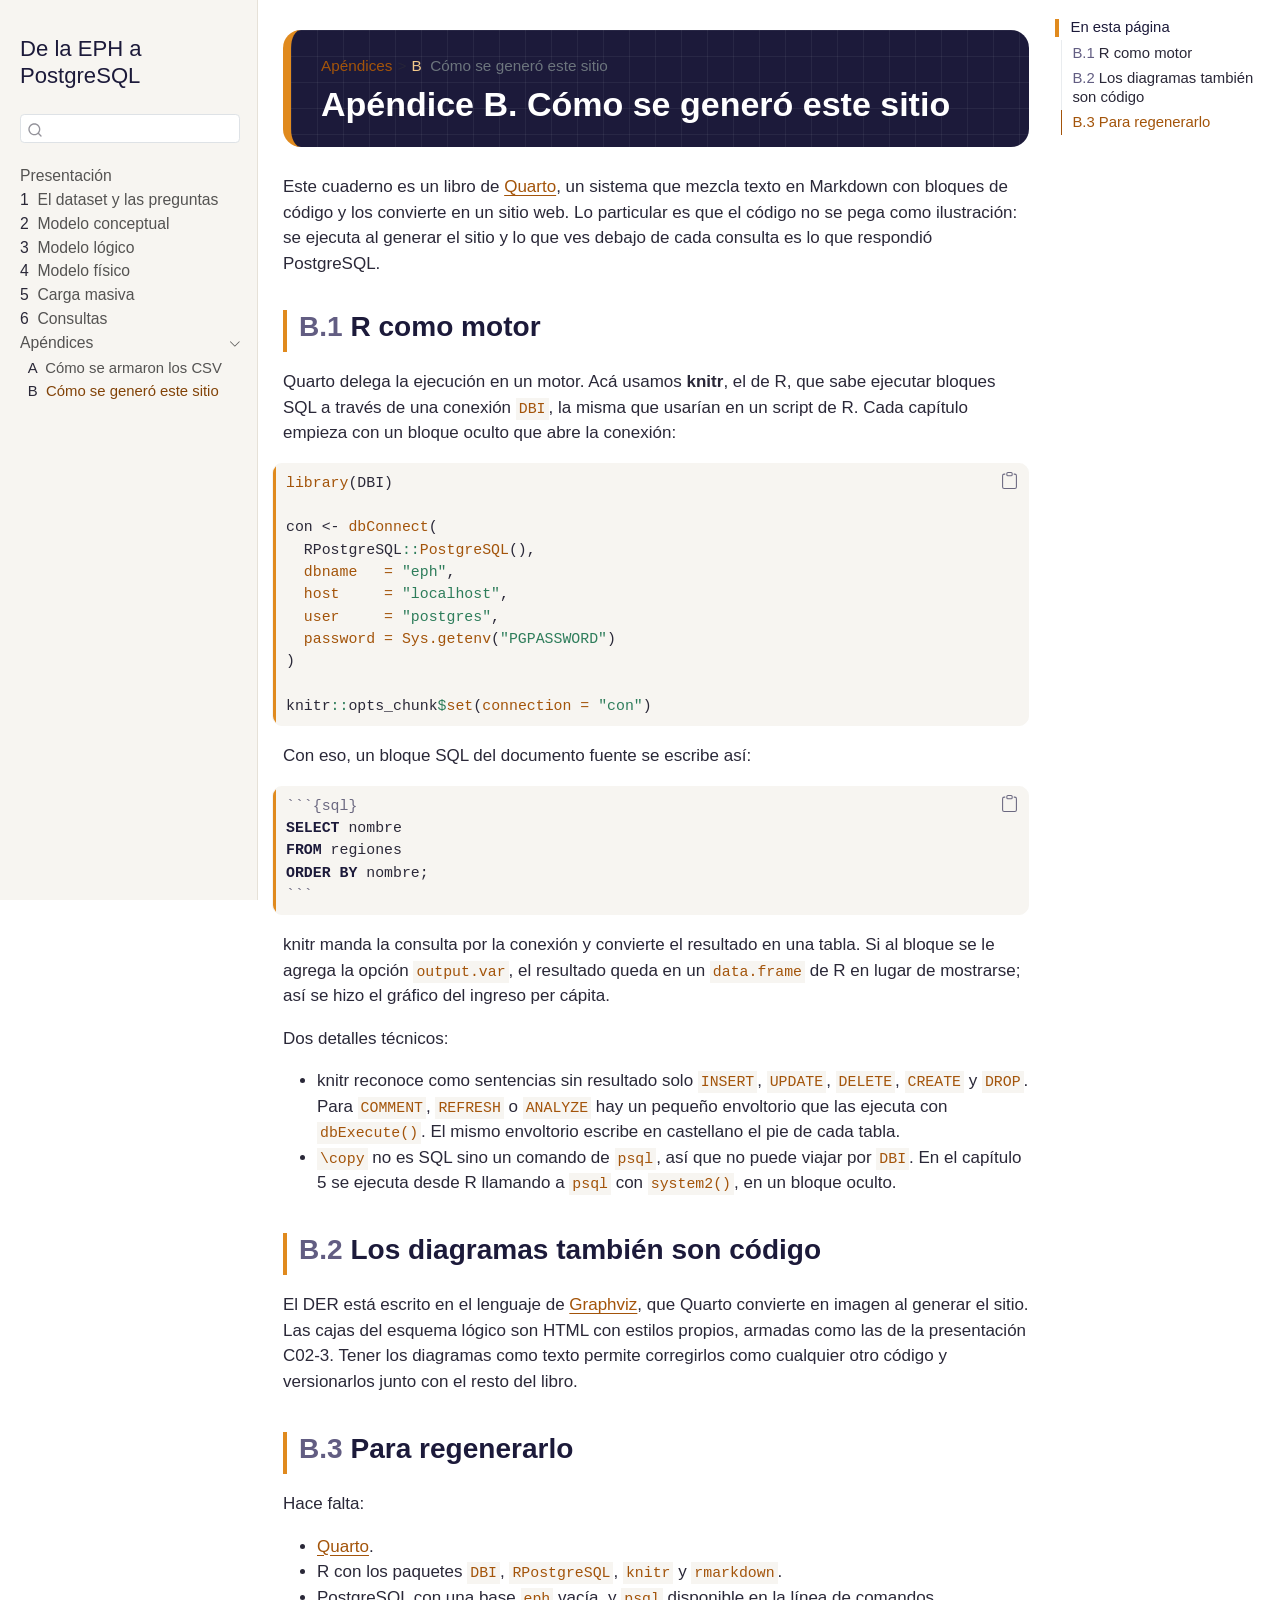
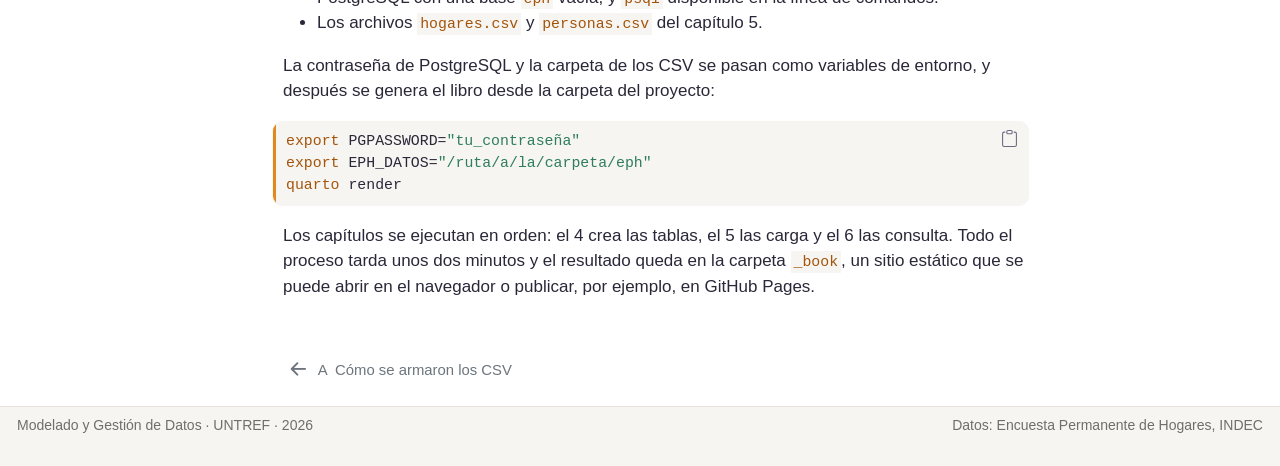
<file: guias/cuaderno-eph/apendice-sitio.html>
<!DOCTYPE html>
<html xmlns="http://www.w3.org/1999/xhtml" lang="es" xml:lang="es"><head>

<meta charset="utf-8">
<meta name="generator" content="quarto-1.10.19">

<meta name="viewport" content="width=device-width, initial-scale=1.0, user-scalable=yes">


<title>Apéndice B. Cómo se generó este sitio – De la EPH a PostgreSQL</title>
<style>
/* Default styles provided by pandoc.
** See https://pandoc.org/MANUAL.html#variables-for-html for config info.
*/
span.smallcaps{font-variant: small-caps;}
div.columns{display: flex; gap: 1.5em;}
div.column{flex: auto;}
@media screen {
div.columns{gap: min(4vw, 1.5em);}
div.column{overflow-x: auto;}
}
div.hanging-indent{margin-left: 1.5em; text-indent: -1.5em;}
ul.task-list{list-style: none;}
ul.task-list li input[type="checkbox"] {
  width: 0.8em;
  margin: 0 0.8em 0.2em -1em; /* quarto-specific, see https://github.com/quarto-dev/quarto-cli/issues/4556 */ 
  vertical-align: middle;
}
/* CSS for syntax highlighting */
html { -webkit-text-size-adjust: 100%; }
pre > code.sourceCode { white-space: pre; position: relative; }
pre > code.sourceCode > span { display: inline-block; line-height: 1.25; }
pre > code.sourceCode > span:empty { height: 1.2em; }
.sourceCode { overflow: visible; }
code.sourceCode > span { color: inherit; text-decoration: inherit; }
div.sourceCode { margin: 1em 0; }
pre.sourceCode { margin: 0; }
@media screen {
div.sourceCode { overflow: auto; }
}
@media print {
pre > code.sourceCode { white-space: pre-wrap; }
pre > code.sourceCode > span { text-indent: -5em; padding-left: 5em; }
}
pre.numberSource code
  { counter-reset: source-line 0; }
pre.numberSource code > span
  { position: relative; left: -4em; counter-increment: source-line; }
pre.numberSource code > span > a:first-child::before
  { content: counter(source-line);
    position: relative; left: -1em; text-align: right; vertical-align: baseline;
    border: none; display: inline-block;
    -webkit-touch-callout: none; -webkit-user-select: none;
    -khtml-user-select: none; -moz-user-select: none;
    -ms-user-select: none; user-select: none;
    padding: 0 4px; width: 4em;
  }
pre.numberSource { margin-left: 3em;  padding-left: 4px; }
div.sourceCode
  {   }
@media screen {
pre > code.sourceCode > span > a:first-child::before { text-decoration: underline; }
}
</style>


<script src="site_libs/quarto-nav/quarto-nav.js"></script>
<script src="site_libs/quarto-nav/headroom.min.js"></script>
<script src="site_libs/clipboard/clipboard.min.js"></script>
<script src="site_libs/quarto-search/autocomplete.umd.js"></script>
<script src="site_libs/quarto-search/fuse.min.js"></script>
<script src="site_libs/quarto-search/quarto-search.js"></script>
<meta name="quarto:offset" content="./">
<link href="./apendice-csv.html" rel="prev">
<script src="site_libs/quarto-html/quarto.js" type="module"></script>
<script src="site_libs/quarto-html/tabsets/tabsets.js" type="module"></script>
<script src="site_libs/quarto-html/popper.min.js"></script>
<script src="site_libs/quarto-html/tippy.umd.min.js"></script>
<script src="site_libs/quarto-html/anchor.min.js"></script>
<link href="site_libs/quarto-html/tippy.css" rel="stylesheet">
<link href="site_libs/quarto-html/quarto-syntax-highlighting-389c8454c5e4e6bc782f9b651a3c44a2.css" rel="stylesheet" id="quarto-text-highlighting-styles">
<script src="site_libs/bootstrap/bootstrap.min.js"></script>
<link href="site_libs/bootstrap/bootstrap-icons.css" rel="stylesheet">
<link href="site_libs/bootstrap/bootstrap-b44f78f901b27984fc33087947597b98.min.css" rel="stylesheet" append-hash="true" id="quarto-bootstrap" data-mode="light">
<script id="quarto-search-options" type="application/json">{
  "location": "sidebar",
  "copy-button": false,
  "collapse-after": 3,
  "panel-placement": "start",
  "type": "textbox",
  "limit": 50,
  "keyboard-shortcut": [
    "f",
    "/",
    "s"
  ],
  "show-item-context": false,
  "language": {
    "search-no-results-text": "No se han encontrado resultados",
    "search-matching-documents-text": "documentos encontrados",
    "search-copy-link-title": "Copiar el enlace en la búsqueda",
    "search-hide-matches-text": "Ocultar resultados adicionales",
    "search-more-match-text": "resultado adicional en este documento",
    "search-more-matches-text": "resultados adicionales en este documento",
    "search-clear-button-title": "Borrar",
    "search-text-placeholder": "",
    "search-detached-cancel-button-title": "Cancelar",
    "search-submit-button-title": "Enviar",
    "search-label": "Buscar"
  }
}</script>


</head>

<body class="nav-sidebar docked quarto-light">

<div id="quarto-search-results"></div>
  <header id="quarto-header" class="headroom fixed-top">
  <nav class="quarto-secondary-nav">
    <div class="container-fluid d-flex">
      <button type="button" class="quarto-btn-toggle btn" data-bs-toggle="collapse" role="button" data-bs-target=".quarto-sidebar-collapse-item" aria-controls="quarto-sidebar" aria-expanded="false" aria-label="Alternar barra lateral" onclick="if (window.quartoToggleHeadroom) { window.quartoToggleHeadroom(); }">
        <i class="bi bi-layout-text-sidebar-reverse"></i>
      </button>
        <nav class="quarto-page-breadcrumbs" aria-label="breadcrumb"><ol class="breadcrumb"><li class="breadcrumb-item"><a href="./apendice-csv.html">Apéndices</a></li><li class="breadcrumb-item"><a href="./apendice-sitio.html"><span class="chapter-number">B</span>&nbsp; <span class="chapter-title">Cómo se generó este sitio</span></a></li></ol></nav>
        <a class="flex-grow-1" role="navigation" data-bs-toggle="collapse" data-bs-target=".quarto-sidebar-collapse-item" aria-controls="quarto-sidebar" aria-expanded="false" aria-label="Alternar barra lateral" onclick="if (window.quartoToggleHeadroom) { window.quartoToggleHeadroom(); }">      
        </a>
      <button type="button" class="btn quarto-search-button" aria-label="Buscar" onclick="window.quartoOpenSearch();">
        <i class="bi bi-search"></i>
      </button>
    </div>
  </nav>
</header>
<!-- content -->
<div id="quarto-content" class="quarto-container page-columns page-rows-contents page-layout-article">
<!-- sidebar -->
  <nav id="quarto-sidebar" class="sidebar collapse collapse-horizontal quarto-sidebar-collapse-item sidebar-navigation docked overflow-auto">
    <div class="pt-lg-2 mt-2 text-left sidebar-header">
    <div class="sidebar-title mb-0 py-0">
      <a href="./">De la EPH a PostgreSQL</a> 
    </div>
      </div>
        <div class="mt-2 flex-shrink-0 align-items-center">
        <div class="sidebar-search">
        <div id="quarto-search" class="" title="Buscar"></div>
        </div>
        </div>
    <div class="sidebar-menu-container"> 
    <ul class="list-unstyled mt-1">
        <li class="sidebar-item">
  <div class="sidebar-item-container"> 
  <a href="./index.html" class="sidebar-item-text sidebar-link">
 <span class="menu-text">Presentación</span></a>
  </div>
</li>
        <li class="sidebar-item">
  <div class="sidebar-item-container"> 
  <a href="./01-dataset.html" class="sidebar-item-text sidebar-link">
 <span class="menu-text"><span class="chapter-number">1</span>&nbsp; <span class="chapter-title">El dataset y las preguntas</span></span></a>
  </div>
</li>
        <li class="sidebar-item">
  <div class="sidebar-item-container"> 
  <a href="./02-conceptual.html" class="sidebar-item-text sidebar-link">
 <span class="menu-text"><span class="chapter-number">2</span>&nbsp; <span class="chapter-title">Modelo conceptual</span></span></a>
  </div>
</li>
        <li class="sidebar-item">
  <div class="sidebar-item-container"> 
  <a href="./03-logico.html" class="sidebar-item-text sidebar-link">
 <span class="menu-text"><span class="chapter-number">3</span>&nbsp; <span class="chapter-title">Modelo lógico</span></span></a>
  </div>
</li>
        <li class="sidebar-item">
  <div class="sidebar-item-container"> 
  <a href="./04-fisico.html" class="sidebar-item-text sidebar-link">
 <span class="menu-text"><span class="chapter-number">4</span>&nbsp; <span class="chapter-title">Modelo físico</span></span></a>
  </div>
</li>
        <li class="sidebar-item">
  <div class="sidebar-item-container"> 
  <a href="./05-carga.html" class="sidebar-item-text sidebar-link">
 <span class="menu-text"><span class="chapter-number">5</span>&nbsp; <span class="chapter-title">Carga masiva</span></span></a>
  </div>
</li>
        <li class="sidebar-item">
  <div class="sidebar-item-container"> 
  <a href="./06-consultas.html" class="sidebar-item-text sidebar-link">
 <span class="menu-text"><span class="chapter-number">6</span>&nbsp; <span class="chapter-title">Consultas</span></span></a>
  </div>
</li>
        <li class="sidebar-item sidebar-item-section">
      <div class="sidebar-item-container"> 
            <a class="sidebar-item-text sidebar-link text-start" data-bs-toggle="collapse" data-bs-target="#quarto-sidebar-section-1" role="navigation" aria-expanded="true">
 <span class="menu-text">Apéndices</span></a>
          <a class="sidebar-item-toggle text-start" data-bs-toggle="collapse" data-bs-target="#quarto-sidebar-section-1" role="navigation" aria-expanded="true" aria-label="Alternar sección">
            <i class="bi bi-chevron-right ms-2"></i>
          </a> 
      </div>
      <ul id="quarto-sidebar-section-1" class="collapse list-unstyled sidebar-section depth1 show">  
          <li class="sidebar-item">
  <div class="sidebar-item-container"> 
  <a href="./apendice-csv.html" class="sidebar-item-text sidebar-link">
 <span class="menu-text"><span class="chapter-number">A</span>&nbsp; <span class="chapter-title">Cómo se armaron los CSV</span></span></a>
  </div>
</li>
          <li class="sidebar-item">
  <div class="sidebar-item-container"> 
  <a href="./apendice-sitio.html" class="sidebar-item-text sidebar-link active">
 <span class="menu-text"><span class="chapter-number">B</span>&nbsp; <span class="chapter-title">Cómo se generó este sitio</span></span></a>
  </div>
</li>
      </ul>
  </li>
    </ul>
    </div>
</nav>
<div id="quarto-sidebar-glass" class="quarto-sidebar-collapse-item" data-bs-toggle="collapse" data-bs-target=".quarto-sidebar-collapse-item"></div>
<!-- margin-sidebar -->
    <div id="quarto-margin-sidebar" class="sidebar margin-sidebar">
        <nav id="TOC" role="doc-toc" class="toc-active">
    <h2 id="toc-title">En esta página</h2>
   
  <ul class="collapse">
  <li><a href="#r-como-motor" id="toc-r-como-motor" class="nav-link active" data-scroll-target="#r-como-motor"><span class="header-section-number">B.1</span> R como motor</a></li>
  <li><a href="#los-diagramas-también-son-código" id="toc-los-diagramas-también-son-código" class="nav-link" data-scroll-target="#los-diagramas-también-son-código"><span class="header-section-number">B.2</span> Los diagramas también son código</a></li>
  <li><a href="#para-regenerarlo" id="toc-para-regenerarlo" class="nav-link" data-scroll-target="#para-regenerarlo"><span class="header-section-number">B.3</span> Para regenerarlo</a></li>
  </ul>
</nav>
    </div>
<!-- main -->
<main class="content" id="quarto-document-content">

<header id="title-block-header" class="quarto-title-block default"><nav class="quarto-page-breadcrumbs quarto-title-breadcrumbs d-none d-lg-block" aria-label="breadcrumb"><ol class="breadcrumb"><li class="breadcrumb-item"><a href="./apendice-csv.html">Apéndices</a></li><li class="breadcrumb-item"><a href="./apendice-sitio.html"><span class="chapter-number">B</span>&nbsp; <span class="chapter-title">Cómo se generó este sitio</span></a></li></ol></nav>
<div class="quarto-title">
<h1 class="title"><span id="sec-sitio" class="quarto-section-identifier">Apéndice B. Cómo se generó este sitio</span></h1>
</div>



<div class="quarto-title-meta">

    
  
    
  </div>
  


</header>


<p>Este cuaderno es un libro de <a href="https://quarto.org">Quarto</a>, un sistema que mezcla texto en Markdown con bloques de código y los convierte en un sitio web. Lo particular es que el código no se pega como ilustración: se ejecuta al generar el sitio y lo que ves debajo de cada consulta es lo que respondió PostgreSQL.</p>
<section id="r-como-motor" class="level2" data-number="B.1">
<h2 data-number="B.1" class="anchored" data-anchor-id="r-como-motor"><span class="header-section-number">B.1</span> R como motor</h2>
<p>Quarto delega la ejecución en un motor. Acá usamos <strong>knitr</strong>, el de R, que sabe ejecutar bloques SQL a través de una conexión <code>DBI</code>, la misma que usarían en un script de R. Cada capítulo empieza con un bloque oculto que abre la conexión:</p>
<div class="code-copy-outer-scaffold"><div class="sourceCode" id="cb1"><pre class="sourceCode r code-with-copy"><code class="sourceCode r"><span id="cb1-1"><a href="#cb1-1" aria-hidden="true" tabindex="-1"></a><span class="fu">library</span>(DBI)</span>
<span id="cb1-2"><a href="#cb1-2" aria-hidden="true" tabindex="-1"></a></span>
<span id="cb1-3"><a href="#cb1-3" aria-hidden="true" tabindex="-1"></a>con <span class="ot">&lt;-</span> <span class="fu">dbConnect</span>(</span>
<span id="cb1-4"><a href="#cb1-4" aria-hidden="true" tabindex="-1"></a>  RPostgreSQL<span class="sc">::</span><span class="fu">PostgreSQL</span>(),</span>
<span id="cb1-5"><a href="#cb1-5" aria-hidden="true" tabindex="-1"></a>  <span class="at">dbname   =</span> <span class="st">"eph"</span>,</span>
<span id="cb1-6"><a href="#cb1-6" aria-hidden="true" tabindex="-1"></a>  <span class="at">host     =</span> <span class="st">"localhost"</span>,</span>
<span id="cb1-7"><a href="#cb1-7" aria-hidden="true" tabindex="-1"></a>  <span class="at">user     =</span> <span class="st">"postgres"</span>,</span>
<span id="cb1-8"><a href="#cb1-8" aria-hidden="true" tabindex="-1"></a>  <span class="at">password =</span> <span class="fu">Sys.getenv</span>(<span class="st">"PGPASSWORD"</span>)</span>
<span id="cb1-9"><a href="#cb1-9" aria-hidden="true" tabindex="-1"></a>)</span>
<span id="cb1-10"><a href="#cb1-10" aria-hidden="true" tabindex="-1"></a></span>
<span id="cb1-11"><a href="#cb1-11" aria-hidden="true" tabindex="-1"></a>knitr<span class="sc">::</span>opts_chunk<span class="sc">$</span><span class="fu">set</span>(<span class="at">connection =</span> <span class="st">"con"</span>)</span></code></pre></div><button title="Copiar al portapapeles" class="code-copy-button"><i class="bi"></i></button></div>
<p>Con eso, un bloque SQL del documento fuente se escribe así:</p>
<div class="code-copy-outer-scaffold"><div class="sourceCode" id="cb2"><pre class="sourceCode markdown code-with-copy"><code class="sourceCode markdown"><span id="cb2-1"><a href="#cb2-1" aria-hidden="true" tabindex="-1"></a><span class="in">```{sql}</span></span>
<span id="cb2-2"><a href="#cb2-2" aria-hidden="true" tabindex="-1"></a><span class="kw">SELECT</span> nombre</span>
<span id="cb2-3"><a href="#cb2-3" aria-hidden="true" tabindex="-1"></a><span class="kw">FROM</span> regiones</span>
<span id="cb2-4"><a href="#cb2-4" aria-hidden="true" tabindex="-1"></a><span class="kw">ORDER</span> <span class="kw">BY</span> nombre;</span>
<span id="cb2-5"><a href="#cb2-5" aria-hidden="true" tabindex="-1"></a><span class="in">```</span></span></code></pre></div><button title="Copiar al portapapeles" class="code-copy-button"><i class="bi"></i></button></div>
<p>knitr manda la consulta por la conexión y convierte el resultado en una tabla. Si al bloque se le agrega la opción <code>output.var</code>, el resultado queda en un <code>data.frame</code> de R en lugar de mostrarse; así se hizo el gráfico del ingreso per cápita.</p>
<p>Dos detalles técnicos:</p>
<ul>
<li>knitr reconoce como sentencias sin resultado solo <code>INSERT</code>, <code>UPDATE</code>, <code>DELETE</code>, <code>CREATE</code> y <code>DROP</code>. Para <code>COMMENT</code>, <code>REFRESH</code> o <code>ANALYZE</code> hay un pequeño envoltorio que las ejecuta con <code>dbExecute()</code>. El mismo envoltorio escribe en castellano el pie de cada tabla.</li>
<li><code>\copy</code> no es SQL sino un comando de <code>psql</code>, así que no puede viajar por <code>DBI</code>. En el capítulo 5 se ejecuta desde R llamando a <code>psql</code> con <code>system2()</code>, en un bloque oculto.</li>
</ul>
</section>
<section id="los-diagramas-también-son-código" class="level2" data-number="B.2">
<h2 data-number="B.2" class="anchored" data-anchor-id="los-diagramas-también-son-código"><span class="header-section-number">B.2</span> Los diagramas también son código</h2>
<p>El DER está escrito en el lenguaje de <a href="https://graphviz.org">Graphviz</a>, que Quarto convierte en imagen al generar el sitio. Las cajas del esquema lógico son HTML con estilos propios, armadas como las de la presentación C02-3. Tener los diagramas como texto permite corregirlos como cualquier otro código y versionarlos junto con el resto del libro.</p>
</section>
<section id="para-regenerarlo" class="level2" data-number="B.3">
<h2 data-number="B.3" class="anchored" data-anchor-id="para-regenerarlo"><span class="header-section-number">B.3</span> Para regenerarlo</h2>
<p>Hace falta:</p>
<ul>
<li><a href="https://quarto.org/docs/get-started/">Quarto</a>.</li>
<li>R con los paquetes <code>DBI</code>, <code>RPostgreSQL</code>, <code>knitr</code> y <code>rmarkdown</code>.</li>
<li>PostgreSQL con una base <code>eph</code> vacía, y <code>psql</code> disponible en la línea de comandos.</li>
<li>Los archivos <code>hogares.csv</code> y <code>personas.csv</code> del capítulo 5.</li>
</ul>
<p>La contraseña de PostgreSQL y la carpeta de los CSV se pasan como variables de entorno, y después se genera el libro desde la carpeta del proyecto:</p>
<div class="code-copy-outer-scaffold"><div class="sourceCode" id="cb3"><pre class="sourceCode bash code-with-copy"><code class="sourceCode bash"><span id="cb3-1"><a href="#cb3-1" aria-hidden="true" tabindex="-1"></a><span class="bu">export</span> <span class="va">PGPASSWORD</span><span class="op">=</span><span class="st">"tu_contraseña"</span></span>
<span id="cb3-2"><a href="#cb3-2" aria-hidden="true" tabindex="-1"></a><span class="bu">export</span> <span class="va">EPH_DATOS</span><span class="op">=</span><span class="st">"/ruta/a/la/carpeta/eph"</span></span>
<span id="cb3-3"><a href="#cb3-3" aria-hidden="true" tabindex="-1"></a><span class="ex">quarto</span> render</span></code></pre></div><button title="Copiar al portapapeles" class="code-copy-button"><i class="bi"></i></button></div>
<p>Los capítulos se ejecutan en orden: el 4 crea las tablas, el 5 las carga y el 6 las consulta. Todo el proceso tarda unos dos minutos y el resultado queda en la carpeta <code>_book</code>, un sitio estático que se puede abrir en el navegador o publicar, por ejemplo, en GitHub Pages.</p>


</section>

</main> <!-- /main -->
<script id="quarto-html-after-body" type="application/javascript">
  window.document.addEventListener("DOMContentLoaded", function (event) {
    const icon = "";
    const anchorJS = new window.AnchorJS();
    anchorJS.options = {
      placement: 'right',
      icon: icon
    };
    anchorJS.add('.anchored');
    const isCodeAnnotation = (el) => {
      for (const clz of el.classList) {
        if (clz.startsWith('code-annotation-')) {                     
          return true;
        }
      }
      return false;
    }
    const onCopySuccess = function(e) {
      // button target
      const button = e.trigger;
      // don't keep focus
      button.blur();
      // flash "checked"
      button.classList.add('code-copy-button-checked');
      var currentTitle = button.getAttribute("title");
      button.setAttribute("title", "Copiado");
      let tooltip;
      if (window.bootstrap) {
        button.setAttribute("data-bs-toggle", "tooltip");
        button.setAttribute("data-bs-placement", "left");
        button.setAttribute("data-bs-title", "Copiado");
        tooltip = new bootstrap.Tooltip(button, 
          { trigger: "manual", 
            customClass: "code-copy-button-tooltip",
            offset: [0, -8]});
        tooltip.show();    
      }
      setTimeout(function() {
        if (tooltip) {
          tooltip.hide();
          button.removeAttribute("data-bs-title");
          button.removeAttribute("data-bs-toggle");
          button.removeAttribute("data-bs-placement");
        }
        button.setAttribute("title", currentTitle);
        button.classList.remove('code-copy-button-checked');
      }, 1000);
      // clear code selection
      e.clearSelection();
    }
    const getTextToCopy = function(trigger) {
      const outerScaffold = trigger.parentElement.cloneNode(true);
      const codeEl = outerScaffold.querySelector('code');
      for (const childEl of codeEl.children) {
        if (isCodeAnnotation(childEl)) {
          childEl.remove();
        }
      }
      return codeEl.innerText;
    }
    const clipboard = new window.ClipboardJS('.code-copy-button:not([data-in-quarto-modal])', {
      text: getTextToCopy
    });
    clipboard.on('success', onCopySuccess);
    if (window.document.getElementById('quarto-embedded-source-code-modal')) {
      const clipboardModal = new window.ClipboardJS('.code-copy-button[data-in-quarto-modal]', {
        text: getTextToCopy,
        container: window.document.getElementById('quarto-embedded-source-code-modal')
      });
      clipboardModal.on('success', onCopySuccess);
    }
      var localhostRegex = new RegExp(/^(?:http|https):\/\/localhost\:?[0-9]*\//);
      var mailtoRegex = new RegExp(/^mailto:/);
        var filterRegex = new RegExp('/' + window.location.host + '/');
      var isInternal = (href) => {
          return filterRegex.test(href) || localhostRegex.test(href) || mailtoRegex.test(href);
      }
      // Inspect non-navigation links and adorn them if external
     var links = window.document.querySelectorAll('a[href]:not(.nav-link):not(.navbar-brand):not(.toc-action):not(.sidebar-link):not(.sidebar-item-toggle):not(.pagination-link):not(.no-external):not([aria-hidden]):not(.dropdown-item):not(.quarto-navigation-tool):not(.about-link)');
      for (var i=0; i<links.length; i++) {
        const link = links[i];
        if (!isInternal(link.href)) {
          // undo the damage that might have been done by quarto-nav.js in the case of
          // links that we want to consider external
          if (link.dataset.originalHref !== undefined) {
            link.href = link.dataset.originalHref;
          }
        }
      }
    function tippyHover(el, contentFn, onTriggerFn, onUntriggerFn) {
      const config = {
        allowHTML: true,
        maxWidth: 500,
        delay: 100,
        arrow: false,
        appendTo: function(el) {
            return el.parentElement;
        },
        interactive: true,
        interactiveBorder: 10,
        theme: 'quarto',
        placement: 'bottom-start',
      };
      if (contentFn) {
        config.content = contentFn;
      }
      if (onTriggerFn) {
        config.onTrigger = onTriggerFn;
      }
      if (onUntriggerFn) {
        config.onUntrigger = onUntriggerFn;
      }
      window.tippy(el, config); 
    }
    const noterefs = window.document.querySelectorAll('a[role="doc-noteref"]');
    for (var i=0; i<noterefs.length; i++) {
      const ref = noterefs[i];
      tippyHover(ref, function() {
        // use id or data attribute instead here
        let href = ref.getAttribute('data-footnote-href') || ref.getAttribute('href');
        try { href = new URL(href).hash; } catch {}
        const id = href.replace(/^#\/?/, "");
        const note = window.document.getElementById(id);
        if (note) {
          return note.innerHTML;
        } else {
          return "";
        }
      });
    }
    const xrefs = window.document.querySelectorAll('a.quarto-xref');
    const processXRef = (id, note) => {
      // Strip column container classes
      const stripColumnClz = (el) => {
        el.classList.remove("page-full", "page-columns");
        if (el.children) {
          for (const child of el.children) {
            stripColumnClz(child);
          }
        }
      }
      stripColumnClz(note)
      if (id === null || id.startsWith('sec-')) {
        // Special case sections, only their first couple elements
        const container = document.createElement("div");
        if (note.children && note.children.length > 2) {
          container.appendChild(note.children[0].cloneNode(true));
          for (let i = 1; i < note.children.length; i++) {
            const child = note.children[i];
            if (child.tagName === "P" && child.innerText === "") {
              continue;
            } else {
              container.appendChild(child.cloneNode(true));
              break;
            }
          }
          if (window.Quarto?.typesetMath) {
            window.Quarto.typesetMath(container);
          }
          return container.innerHTML
        } else {
          if (window.Quarto?.typesetMath) {
            window.Quarto.typesetMath(note);
          }
          return note.innerHTML;
        }
      } else {
        // Remove any anchor links if they are present
        const anchorLink = note.querySelector('a.anchorjs-link');
        if (anchorLink) {
          anchorLink.remove();
        }
        if (window.Quarto?.typesetMath) {
          window.Quarto.typesetMath(note);
        }
        if (note.classList.contains("callout")) {
          return note.outerHTML;
        } else {
          return note.innerHTML;
        }
      }
    }
    for (var i=0; i<xrefs.length; i++) {
      const xref = xrefs[i];
      tippyHover(xref, undefined, function(instance) {
        instance.disable();
        let url = xref.getAttribute('href');
        let hash = undefined; 
        if (url.startsWith('#')) {
          hash = url;
        } else {
          try { hash = new URL(url).hash; } catch {}
        }
        if (hash) {
          const id = hash.replace(/^#\/?/, "");
          const note = window.document.getElementById(id);
          if (note !== null) {
            try {
              const html = processXRef(id, note.cloneNode(true));
              instance.setContent(html);
            } finally {
              instance.enable();
              instance.show();
            }
          } else {
            // See if we can fetch this
            fetch(url.split('#')[0])
            .then(res => res.text())
            .then(html => {
              const parser = new DOMParser();
              const htmlDoc = parser.parseFromString(html, "text/html");
              const note = htmlDoc.getElementById(id);
              if (note !== null) {
                const html = processXRef(id, note);
                instance.setContent(html);
              } 
            }).finally(() => {
              instance.enable();
              instance.show();
            });
          }
        } else {
          // See if we can fetch a full url (with no hash to target)
          // This is a special case and we should probably do some content thinning / targeting
          fetch(url)
          .then(res => res.text())
          .then(html => {
            const parser = new DOMParser();
            const htmlDoc = parser.parseFromString(html, "text/html");
            const note = htmlDoc.querySelector('main.content');
            if (note !== null) {
              // This should only happen for chapter cross references
              // (since there is no id in the URL)
              // remove the first header
              if (note.children.length > 0 && note.children[0].tagName === "HEADER") {
                note.children[0].remove();
              }
              const html = processXRef(null, note);
              instance.setContent(html);
            } 
          }).finally(() => {
            instance.enable();
            instance.show();
          });
        }
      }, function(instance) {
      });
    }
        let selectedAnnoteEl;
        const selectorForAnnotation = ( cell, annotation) => {
          let cellAttr = 'data-code-cell="' + cell + '"';
          let lineAttr = 'data-code-annotation="' +  annotation + '"';
          const selector = 'span[' + cellAttr + '][' + lineAttr + ']';
          return selector;
        }
        const selectCodeLines = (annoteEl) => {
          const doc = window.document;
          const targetCell = annoteEl.getAttribute("data-target-cell");
          const targetAnnotation = annoteEl.getAttribute("data-target-annotation");
          const annoteSpan = window.document.querySelector(selectorForAnnotation(targetCell, targetAnnotation));
          const lines = annoteSpan.getAttribute("data-code-lines").split(",");
          const lineIds = lines.map((line) => {
            return targetCell + "-" + line;
          })
          let top = null;
          let height = null;
          let parent = null;
          if (lineIds.length > 0) {
              //compute the position of the single el (top and bottom and make a div)
              const el = window.document.getElementById(lineIds[0]);
              top = el.offsetTop;
              height = el.offsetHeight;
              parent = el.parentElement.parentElement;
            if (lineIds.length > 1) {
              const lastEl = window.document.getElementById(lineIds[lineIds.length - 1]);
              const bottom = lastEl.offsetTop + lastEl.offsetHeight;
              height = bottom - top;
            }
            if (top !== null && height !== null && parent !== null) {
              // cook up a div (if necessary) and position it 
              let div = window.document.getElementById("code-annotation-line-highlight");
              if (div === null) {
                div = window.document.createElement("div");
                div.setAttribute("id", "code-annotation-line-highlight");
                div.style.position = 'absolute';
                parent.appendChild(div);
              }
              div.style.top = top - 2 + "px";
              div.style.height = height + 4 + "px";
              div.style.left = 0;
              let gutterDiv = window.document.getElementById("code-annotation-line-highlight-gutter");
              if (gutterDiv === null) {
                gutterDiv = window.document.createElement("div");
                gutterDiv.setAttribute("id", "code-annotation-line-highlight-gutter");
                gutterDiv.style.position = 'absolute';
                const codeCell = window.document.getElementById(targetCell);
                const gutter = codeCell.querySelector('.code-annotation-gutter');
                gutter.appendChild(gutterDiv);
              }
              gutterDiv.style.top = top - 2 + "px";
              gutterDiv.style.height = height + 4 + "px";
            }
            selectedAnnoteEl = annoteEl;
          }
        };
        const unselectCodeLines = () => {
          const elementsIds = ["code-annotation-line-highlight", "code-annotation-line-highlight-gutter"];
          elementsIds.forEach((elId) => {
            const div = window.document.getElementById(elId);
            if (div) {
              div.remove();
            }
          });
          selectedAnnoteEl = undefined;
        };
          // Handle positioning of the toggle
      window.addEventListener(
        "resize",
        throttle(() => {
          elRect = undefined;
          if (selectedAnnoteEl) {
            selectCodeLines(selectedAnnoteEl);
          }
        }, 10)
      );
      function throttle(fn, ms) {
      let throttle = false;
      let timer;
        return (...args) => {
          if(!throttle) { // first call gets through
              fn.apply(this, args);
              throttle = true;
          } else { // all the others get throttled
              if(timer) clearTimeout(timer); // cancel #2
              timer = setTimeout(() => {
                fn.apply(this, args);
                timer = throttle = false;
              }, ms);
          }
        };
      }
        // Attach click handler to the DT
        const annoteDls = window.document.querySelectorAll('dt[data-target-cell]');
        for (const annoteDlNode of annoteDls) {
          annoteDlNode.addEventListener('click', (event) => {
            const clickedEl = event.target;
            if (clickedEl !== selectedAnnoteEl) {
              unselectCodeLines();
              const activeEl = window.document.querySelector('dt[data-target-cell].code-annotation-active');
              if (activeEl) {
                activeEl.classList.remove('code-annotation-active');
              }
              selectCodeLines(clickedEl);
              clickedEl.classList.add('code-annotation-active');
            } else {
              // Unselect the line
              unselectCodeLines();
              clickedEl.classList.remove('code-annotation-active');
            }
          });
        }
    const findCites = (el) => {
      const parentEl = el.parentElement;
      if (parentEl) {
        const cites = parentEl.dataset.cites;
        if (cites) {
          return {
            el,
            cites: cites.split(' ')
          };
        } else {
          return findCites(el.parentElement)
        }
      } else {
        return undefined;
      }
    };
    var bibliorefs = window.document.querySelectorAll('a[role="doc-biblioref"]');
    for (var i=0; i<bibliorefs.length; i++) {
      const ref = bibliorefs[i];
      const citeInfo = findCites(ref);
      if (citeInfo) {
        tippyHover(citeInfo.el, function() {
          var popup = window.document.createElement('div');
          citeInfo.cites.forEach(function(cite) {
            var citeDiv = window.document.createElement('div');
            citeDiv.classList.add('hanging-indent');
            citeDiv.classList.add('csl-entry');
            var biblioDiv = window.document.getElementById('ref-' + cite);
            if (biblioDiv) {
              citeDiv.innerHTML = biblioDiv.innerHTML;
            }
            popup.appendChild(citeDiv);
          });
          return popup.innerHTML;
        });
      }
    }
  });
  </script>
<nav class="page-navigation">
  <div class="nav-page nav-page-previous">
      <a href="./apendice-csv.html" class="pagination-link" aria-label="Cómo se armaron los CSV">
        <i class="bi bi-arrow-left-short"></i> <span class="nav-page-text"><span class="chapter-number">A</span>&nbsp; <span class="chapter-title">Cómo se armaron los CSV</span></span>
      </a>          
  </div>
  <div class="nav-page nav-page-next">
  </div>
</nav>
</div> <!-- /content -->
<footer class="footer">
  <div class="nav-footer">
    <div class="nav-footer-left">
<p>Modelado y Gestión de Datos · UNTREF · 2026</p>
</div>   
    <div class="nav-footer-center">
      &nbsp;
    </div>
    <div class="nav-footer-right">
<p>Datos: Encuesta Permanente de Hogares, INDEC</p>
</div>
  </div>
</footer>




</body></html>
</file>
<file: guias/cuaderno-eph/site_libs/quarto-html/tippy.css>
.tippy-box[data-animation=fade][data-state=hidden]{opacity:0}[data-tippy-root]{max-width:calc(100vw - 10px)}.tippy-box{position:relative;background-color:#333;color:#fff;border-radius:4px;font-size:14px;line-height:1.4;white-space:normal;outline:0;transition-property:transform,visibility,opacity}.tippy-box[data-placement^=top]>.tippy-arrow{bottom:0}.tippy-box[data-placement^=top]>.tippy-arrow:before{bottom:-7px;left:0;border-width:8px 8px 0;border-top-color:initial;transform-origin:center top}.tippy-box[data-placement^=bottom]>.tippy-arrow{top:0}.tippy-box[data-placement^=bottom]>.tippy-arrow:before{top:-7px;left:0;border-width:0 8px 8px;border-bottom-color:initial;transform-origin:center bottom}.tippy-box[data-placement^=left]>.tippy-arrow{right:0}.tippy-box[data-placement^=left]>.tippy-arrow:before{border-width:8px 0 8px 8px;border-left-color:initial;right:-7px;transform-origin:center left}.tippy-box[data-placement^=right]>.tippy-arrow{left:0}.tippy-box[data-placement^=right]>.tippy-arrow:before{left:-7px;border-width:8px 8px 8px 0;border-right-color:initial;transform-origin:center right}.tippy-box[data-inertia][data-state=visible]{transition-timing-function:cubic-bezier(.54,1.5,.38,1.11)}.tippy-arrow{width:16px;height:16px;color:#333}.tippy-arrow:before{content:"";position:absolute;border-color:transparent;border-style:solid}.tippy-content{position:relative;padding:5px 9px;z-index:1}
</file>
<file: guias/cuaderno-eph/site_libs/quarto-html/quarto-syntax-highlighting-389c8454c5e4e6bc782f9b651a3c44a2.css>
/* quarto syntax highlight colors */
:root {
  --quarto-hl-kw-color: #1C1A3A;
  --quarto-hl-cf-color: #1C1A3A;
  --quarto-hl-fu-color: #A3540A;
  --quarto-hl-bu-color: #A3540A;
  --quarto-hl-ex-color: #A3540A;
  --quarto-hl-dt-color: #5B4B9A;
  --quarto-hl-dv-color: #1F6F8B;
  --quarto-hl-bn-color: #1F6F8B;
  --quarto-hl-fl-color: #1F6F8B;
  --quarto-hl-cn-color: #1F6F8B;
  --quarto-hl-st-color: #2E7D5B;
  --quarto-hl-vs-color: #2E7D5B;
  --quarto-hl-ss-color: #2E7D5B;
  --quarto-hl-ch-color: #2E7D5B;
  --quarto-hl-sc-color: #2E7D5B;
  --quarto-hl-co-color: #6B6880;
  --quarto-hl-cv-color: #6B6880;
  --quarto-hl-do-color: #6B6880;
  --quarto-hl-an-color: #6B6880;
  --quarto-hl-op-color: #2A2838;
  --quarto-hl-va-color: #2A2838;
  --quarto-hl-at-color: #A3540A;
  --quarto-hl-im-color: #1C1A3A;
  --quarto-hl-pp-color: #A3540A;
  --quarto-hl-ot-color: #2A2838;
  --quarto-hl-in-color: #6B6880;
  --quarto-hl-wa-color: #A3540A;
  --quarto-hl-al-color: #B00020;
  --quarto-hl-er-color: #B00020;
}

/* other quarto variables */
:root {
  --quarto-font-monospace: SFMono-Regular, Menlo, Monaco, Consolas, "Liberation Mono", "Courier New", monospace;
}

/* syntax highlight based on Pandoc's rules */
pre > code.sourceCode > span {
  color: #2A2838;
}

code.sourceCode > span {
  color: #2A2838;
}

div.sourceCode,
div.sourceCode pre.sourceCode {
  color: #2A2838;
}

/* Normal */
code span {
  color: #2A2838;
}

/* Alert */
code span.al {
  color: #B00020;
  font-weight: bold;
}

/* Annotation */
code span.an {
  color: #6B6880;
  font-style: italic;
}

/* Attribute */
code span.at {
  color: #A3540A;
}

/* BaseN */
code span.bn {
  color: #1F6F8B;
}

/* BuiltIn */
code span.bu {
  color: #A3540A;
}

/* ControlFlow */
code span.cf {
  color: #1C1A3A;
  font-weight: bold;
}

/* Char */
code span.ch {
  color: #2E7D5B;
}

/* Constant */
code span.cn {
  color: #1F6F8B;
}

/* Comment */
code span.co {
  color: #6B6880;
  font-style: italic;
}

/* CommentVar */
code span.cv {
  color: #6B6880;
  font-style: italic;
}

/* Documentation */
code span.do {
  color: #6B6880;
  font-style: italic;
}

/* DataType */
code span.dt {
  color: #5B4B9A;
}

/* DecVal */
code span.dv {
  color: #1F6F8B;
}

/* Error */
code span.er {
  color: #B00020;
}

/* Extension */
code span.ex {
  color: #A3540A;
}

/* Float */
code span.fl {
  color: #1F6F8B;
}

/* Function */
code span.fu {
  color: #A3540A;
}

/* Import */
code span.im {
  color: #1C1A3A;
  font-weight: bold;
}

/* Information */
code span.in {
  color: #6B6880;
}

/* Keyword */
code span.kw {
  color: #1C1A3A;
  font-weight: bold;
}

/* Operator */
code span.op {
  color: #2A2838;
}

/* Other */
code span.ot {
  color: #2A2838;
}

/* Preprocessor */
code span.pp {
  color: #A3540A;
}

/* SpecialChar */
code span.sc {
  color: #2E7D5B;
}

/* SpecialString */
code span.ss {
  color: #2E7D5B;
}

/* String */
code span.st {
  color: #2E7D5B;
}

/* Variable */
code span.va {
  color: #2A2838;
}

/* VerbatimString */
code span.vs {
  color: #2E7D5B;
}

/* Warning */
code span.wa {
  color: #A3540A;
  font-style: italic;
}

.prevent-inlining {
  content: "</";
}

/*# sourceMappingURL=dd52795f8993859b0837911202684f53.css.map */
</file>
